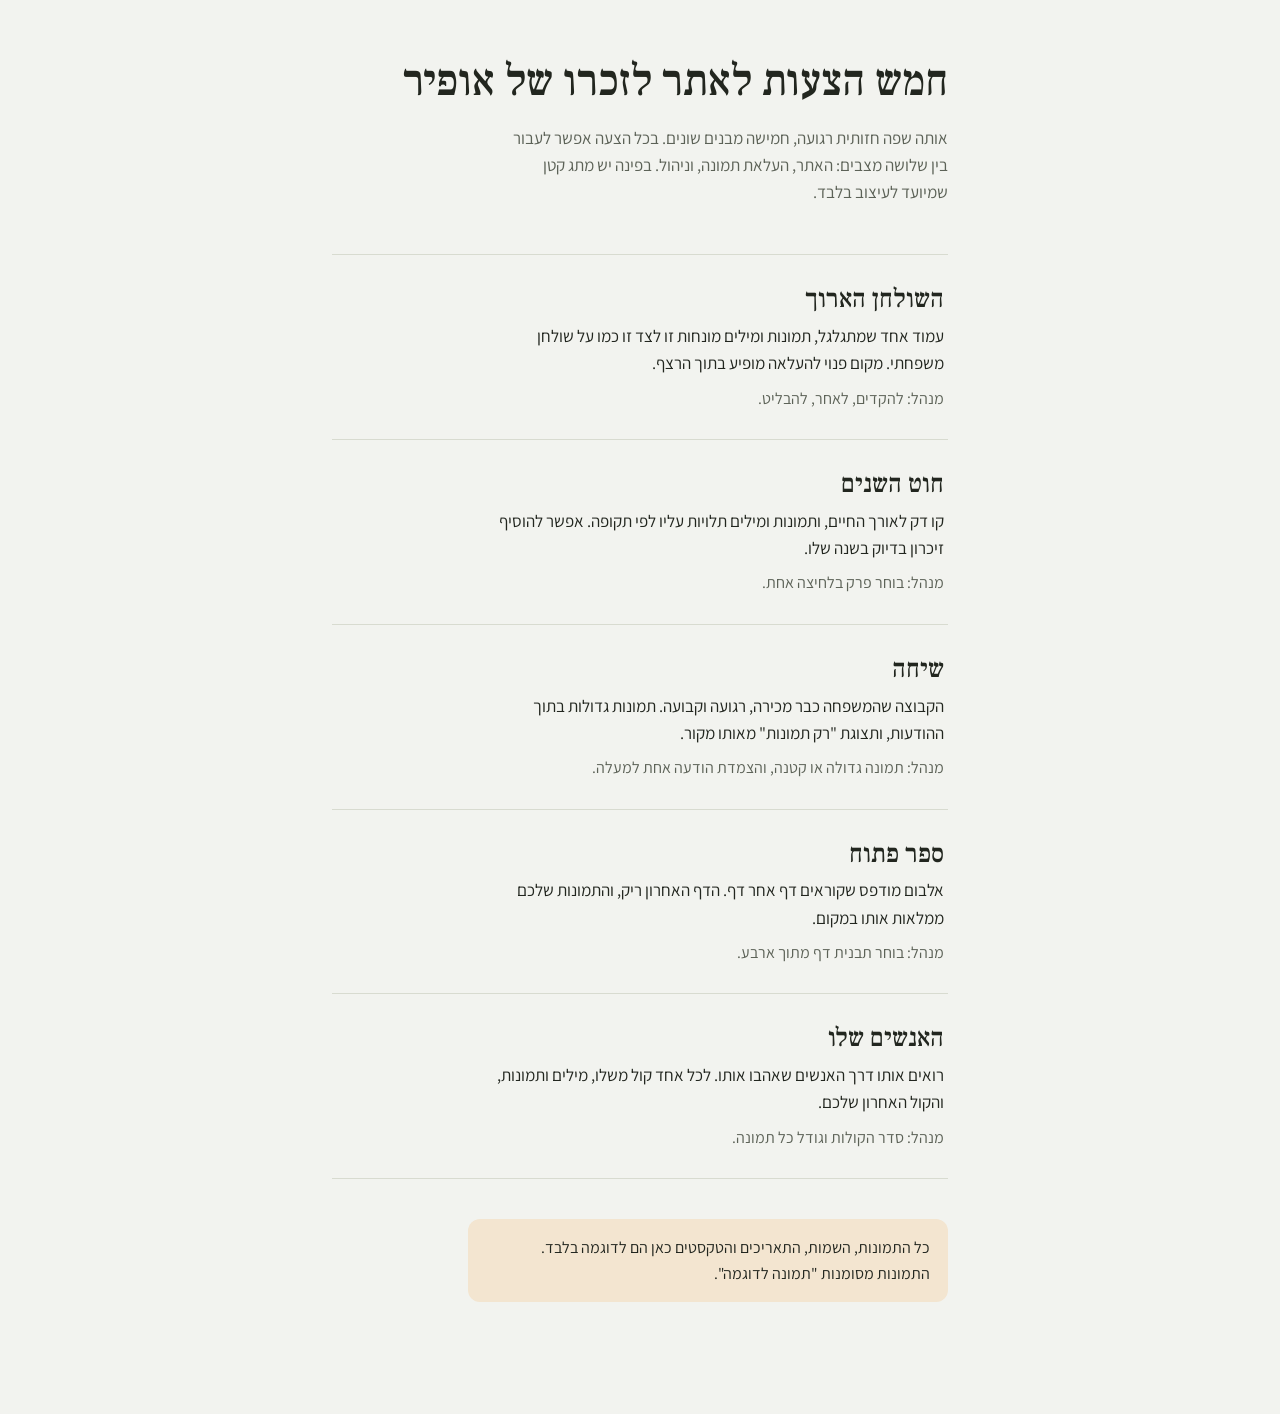
<file: index.html>
<!doctype html>
<html lang="he" dir="rtl">
<head>
<meta charset="utf-8">
<meta name="viewport" content="width=device-width, initial-scale=1">
<meta name="robots" content="noindex">
<title>חמש הצעות עיצוב · אתר הזיכרון לאופיר</title>
<link rel="preconnect" href="https://fonts.googleapis.com">
<link href="https://fonts.googleapis.com/css2?family=Assistant:wght@400;600;700&family=Frank+Ruhl+Libre:wght@400;500;700&display=swap" rel="stylesheet">
<link rel="stylesheet" href="shared/tokens.css">
<style>
  main { max-width: 760px; margin-inline: auto; padding: 56px var(--gutter) 96px; }
  h1 { font: 500 clamp(32px, 6vw, 44px)/1.2 var(--font-serif); margin: 0 0 16px; text-wrap: balance; }
  .lead { color: var(--muted); margin: 0 0 48px; max-width: 56ch; }
  ol { list-style: none; margin: 0; padding: 0; }
  li { border-block-start: 1px solid var(--line); }
  li:last-child { border-block-end: 1px solid var(--line); }
  a.row { display: block; padding: 28px 4px; text-decoration: none; color: inherit; transition: background .4s var(--ease), padding-inline .4s var(--ease); }
  a.row:hover, a.row:focus-visible { background: var(--olive-soft); padding-inline: 16px; }
  .t { font: 500 26px/1.3 var(--font-serif); margin: 0 0 6px; }
  .d { margin: 0; max-width: 58ch; }
  .a { margin: 8px 0 0; color: var(--muted); font-size: 16px; }
  .note { margin-block-start: 40px; padding: 16px 18px; background: var(--amber-soft); border-radius: 12px; font-size: 16px; max-width: 60ch; }
</style>
</head>
<body>
<main>
  <h1>חמש הצעות לאתר לזכרו של אופיר</h1>
  <p class="lead">אותה שפה חזותית רגועה, חמישה מבנים שונים. בכל הצעה אפשר לעבור בין שלושה מצבים: האתר, העלאת תמונה, וניהול. בפינה יש מתג קטן שמיועד לעיצוב בלבד.</p>
  <ol>
    <li><a class="row" href="01-long-table.html"><p class="t">השולחן הארוך</p><p class="d">עמוד אחד שמתגלגל, תמונות ומילים מונחות זו לצד זו כמו על שולחן משפחתי. מקום פנוי להעלאה מופיע בתוך הרצף.</p><p class="a">מנהל: להקדים, לאחר, להבליט.</p></a></li>
    <li><a class="row" href="03-thread-of-years.html"><p class="t">חוט השנים</p><p class="d">קו דק לאורך החיים, ותמונות ומילים תלויות עליו לפי תקופה. אפשר להוסיף זיכרון בדיוק בשנה שלו.</p><p class="a">מנהל: בוחר פרק בלחיצה אחת.</p></a></li>
    <li><a class="row" href="04-the-conversation.html"><p class="t">שיחה</p><p class="d">הקבוצה שהמשפחה כבר מכירה, רגועה וקבועה. תמונות גדולות בתוך ההודעות, ותצוגת "רק תמונות" מאותו מקור.</p><p class="a">מנהל: תמונה גדולה או קטנה, והצמדת הודעה אחת למעלה.</p></a></li>
    <li><a class="row" href="05-open-book.html"><p class="t">ספר פתוח</p><p class="d">אלבום מודפס שקוראים דף אחר דף. הדף האחרון ריק, והתמונות שלכם ממלאות אותו במקום.</p><p class="a">מנהל: בוחר תבנית דף מתוך ארבע.</p></a></li>
    <li><a class="row" href="06-his-people.html"><p class="t">האנשים שלו</p><p class="d">רואים אותו דרך האנשים שאהבו אותו. לכל אחד קול משלו, מילים ותמונות, והקול האחרון שלכם.</p><p class="a">מנהל: סדר הקולות וגודל כל תמונה.</p></a></li>
  </ol>
  <p class="note">כל התמונות, השמות, התאריכים והטקסטים כאן הם לדוגמה בלבד. התמונות מסומנות "תמונה לדוגמה".</p>
</main>
</body>
</html>
</file>
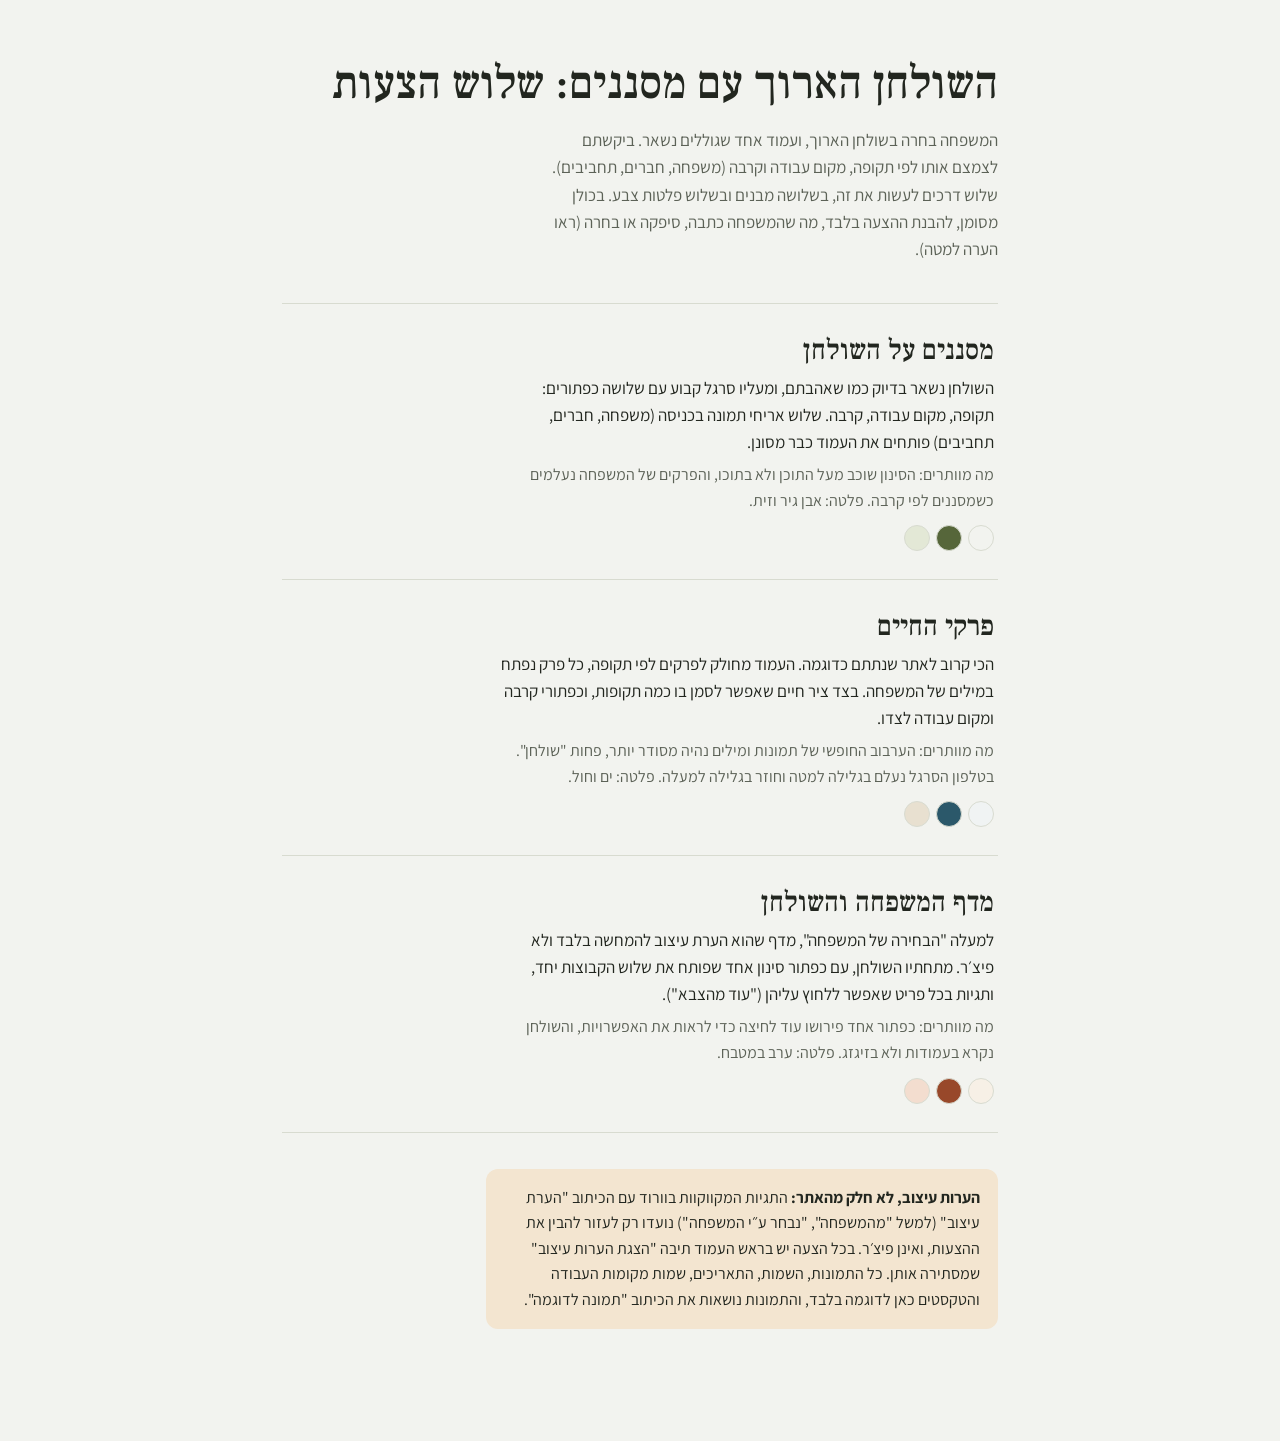
<file: long-table-filters/index.html>
<!doctype html>
<html lang="he" dir="rtl">
<head>
<meta charset="utf-8">
<meta name="viewport" content="width=device-width, initial-scale=1">
<meta name="color-scheme" content="light dark">
<meta name="robots" content="noindex">
<title>השולחן הארוך עם מסננים · שלוש הצעות</title>
<link rel="preconnect" href="https://fonts.googleapis.com">
<link href="https://fonts.googleapis.com/css2?family=Assistant:wght@400;600;700&family=Frank+Ruhl+Libre:wght@400;500;700&display=swap" rel="stylesheet">
<link rel="stylesheet" href="../shared/tokens.css">
<style>
main { max-width: 860px; margin-inline: auto; padding: 56px var(--gutter) 96px; }
h1 { font: 500 clamp(32px, 6vw, 46px)/1.2 var(--font-serif); margin: 0 0 16px; text-wrap: balance; }
.lead { color: var(--muted); margin: 0 0 40px; max-width: 58ch; }
ol { list-style: none; margin: 0; padding: 0; }
li { border-block-start: 1px solid var(--line); }
li:last-child { border-block-end: 1px solid var(--line); }
a.row { display: grid; gap: 6px; padding: 28px 4px; text-decoration: none; color: inherit; transition: background .4s var(--ease), padding-inline .4s var(--ease); }
a.row:hover, a.row:focus-visible { background: var(--olive-soft); padding-inline: 16px; }
.t { font: 500 28px/1.3 var(--font-serif); margin: 0; }
.t small { font: 600 15px var(--font-ui); background: var(--olive); color: #fff; padding: 2px 10px; border-radius: 99px; margin-inline-start: 10px; vertical-align: middle; }
.d, .g { margin: 0; max-width: 62ch; }
.g { color: var(--muted); font-size: 16px; }
.sw { display: flex; gap: 6px; margin-block-start: 6px; }
.sw i { inline-size: 26px; block-size: 26px; border-radius: 50%; border: 1px solid var(--line); }
.note { margin-block-start: 36px; padding: 16px 18px; background: var(--amber-soft); border-radius: 12px; font-size: 16px; max-width: 64ch; }
.note b { font-weight: 700; }
@media (prefers-color-scheme: dark) { .t small { color: #161915; } }
</style>
</head>
<body>
<main>
  <h1>השולחן הארוך עם מסננים: שלוש הצעות</h1>
  <p class="lead">המשפחה בחרה בשולחן הארוך, ועמוד אחד שגוללים נשאר. ביקשתם לצמצם אותו לפי תקופה, מקום עבודה וקרבה (משפחה, חברים, תחביבים). שלוש דרכים לעשות את זה, בשלושה מבנים ובשלוש פלטות צבע. בכולן מסומן, להבנת ההצעה בלבד, מה שהמשפחה כתבה, סיפקה או בחרה (ראו הערה למטה).</p>
  <ol>
    <li><a class="row" href="a-filters-on-the-table.html"><p class="t">מסננים על השולחן</p><p class="d">השולחן נשאר בדיוק כמו שאהבתם, ומעליו סרגל קבוע עם שלושה כפתורים: תקופה, מקום עבודה, קרבה. שלוש אריחי תמונה בכניסה (משפחה, חברים, תחביבים) פותחים את העמוד כבר מסונן.</p><p class="g">מה מוותרים: הסינון שוכב מעל התוכן ולא בתוכו, והפרקים של המשפחה נעלמים כשמסננים לפי קרבה. פלטה: אבן גיר וזית.</p><span class="sw" aria-hidden="true"><i style="background:#F2F3EF"></i><i style="background:#56663A"></i><i style="background:#E3E8D6"></i></span></a></li>
    <li><a class="row" href="b-chapters.html"><p class="t">פרקי החיים</p><p class="d">הכי קרוב לאתר שנתתם כדוגמה. העמוד מחולק לפרקים לפי תקופה, כל פרק נפתח במילים של המשפחה. בצד ציר חיים שאפשר לסמן בו כמה תקופות, וכפתורי קרבה ומקום עבודה לצדו.</p><p class="g">מה מוותרים: הערבוב החופשי של תמונות ומילים נהיה מסודר יותר, פחות "שולחן". בטלפון הסרגל נעלם בגלילה למטה וחוזר בגלילה למעלה. פלטה: ים וחול.</p><span class="sw" aria-hidden="true"><i style="background:#F0F3F3"></i><i style="background:#2B586A"></i><i style="background:#E8E0D0"></i></span></a></li>
    <li><a class="row" href="c-shelf-and-feed.html"><p class="t">מדף המשפחה והשולחן</p><p class="d">למעלה "הבחירה של המשפחה", מדף שהוא הערת עיצוב להמחשה בלבד ולא פיצ׳ר. מתחתיו השולחן, עם כפתור סינון אחד שפותח את שלוש הקבוצות יחד, ותגיות בכל פריט שאפשר ללחוץ עליהן ("עוד מהצבא").</p><p class="g">מה מוותרים: כפתור אחד פירושו עוד לחיצה כדי לראות את האפשרויות, והשולחן נקרא בעמודות ולא בזיגזג. פלטה: ערב במטבח.</p><span class="sw" aria-hidden="true"><i style="background:#F7F0E6"></i><i style="background:#98482A"></i><i style="background:#F3DDCF"></i></span></a></li>
  </ol>
  <p class="note"><b>הערות עיצוב, לא חלק מהאתר:</b> התגיות המקווקוות בוורוד עם הכיתוב "הערת עיצוב" (למשל "מהמשפחה", "נבחר ע״י המשפחה") נועדו רק לעזור להבין את ההצעות, ואינן פיצ׳ר. בכל הצעה יש בראש העמוד תיבה "הצגת הערות עיצוב" שמסתירה אותן. כל התמונות, השמות, התאריכים, שמות מקומות העבודה והטקסטים כאן לדוגמה בלבד, והתמונות נושאות את הכיתוב "תמונה לדוגמה".</p>
</main>
</body>
</html>
</file>
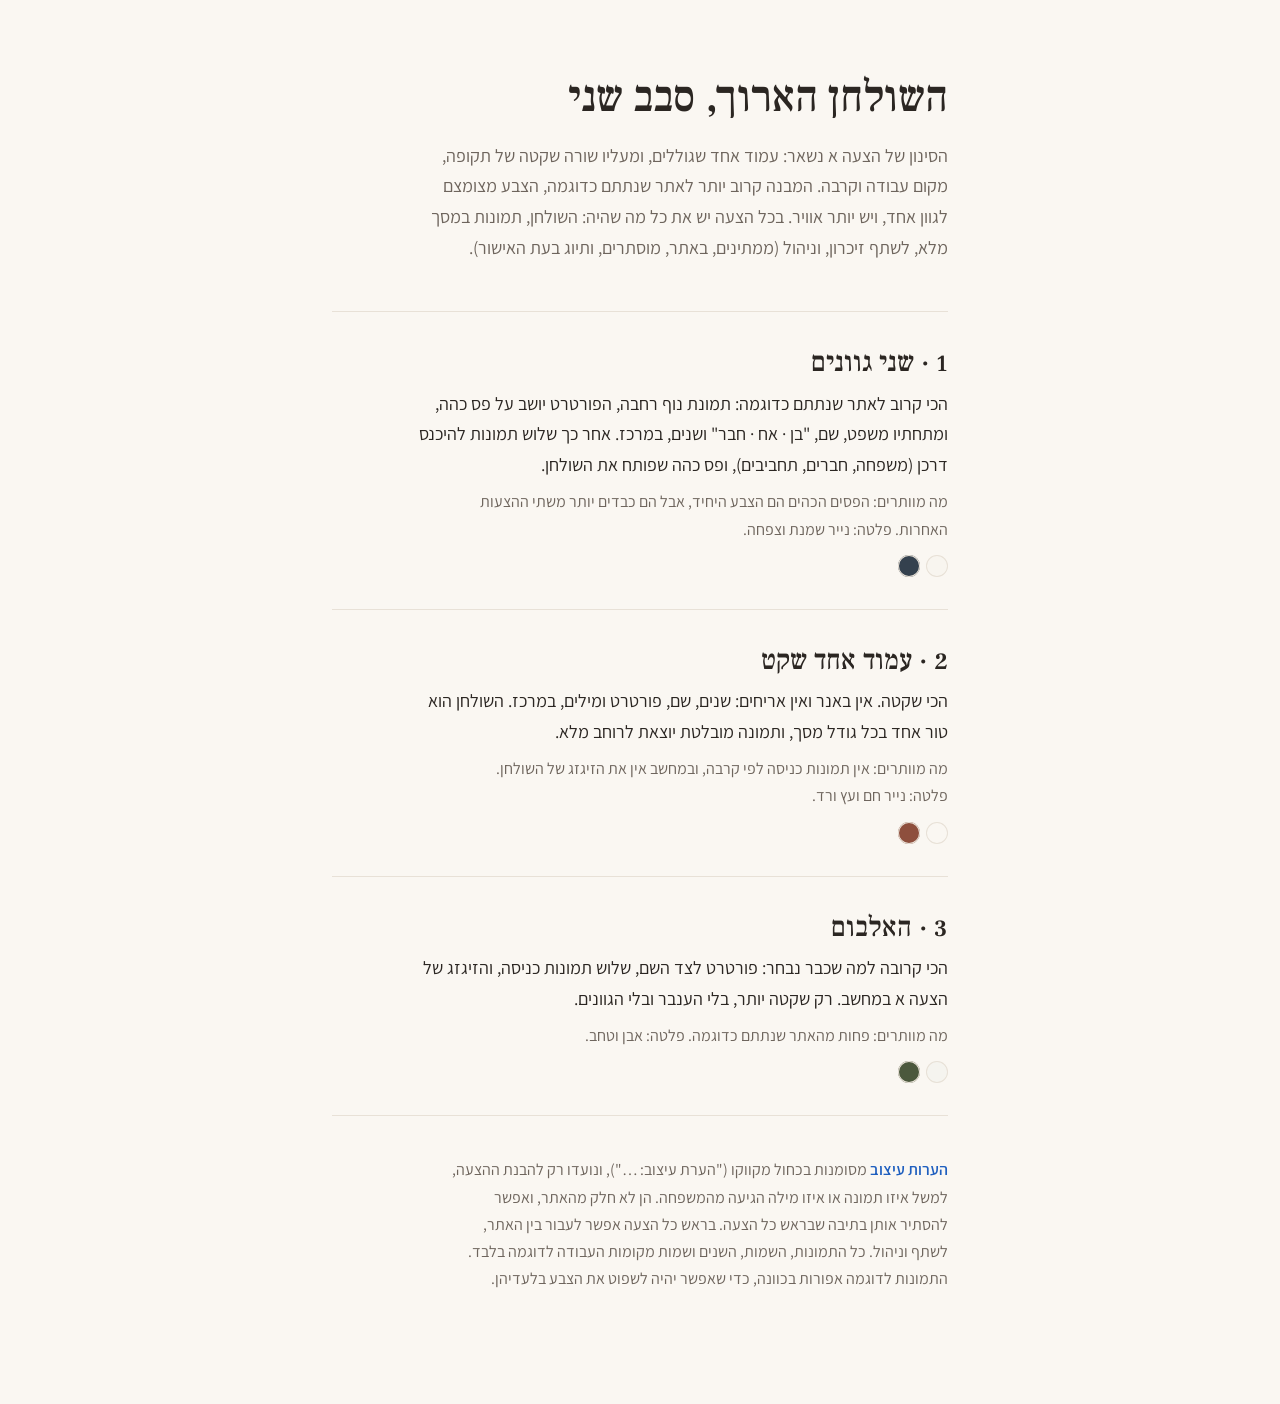
<file: long-table-v2/index.html>
<!doctype html>
<html lang="he" dir="rtl">
<head>
<meta charset="utf-8">
<meta name="viewport" content="width=device-width, initial-scale=1">
<meta name="color-scheme" content="light dark">
<meta name="robots" content="noindex">
<title>השולחן הארוך · סבב שני</title>
<link rel="preconnect" href="https://fonts.googleapis.com">
<link href="https://fonts.googleapis.com/css2?family=Assistant:wght@400;600;700&family=Frank+Ruhl+Libre:wght@400;500;700&display=swap" rel="stylesheet">
<link rel="stylesheet" href="../shared/tokens.css">
<link rel="stylesheet" href="table.css">
<style>
:root { --bg: #FAF7F2; --surface: #FFFDFA; --ink: #2B2622; --muted: #6E655D; --line: #E8E1D7; --accent: #8E4F3D; --accent-soft: #F3E8E1; --on-accent: #fff; }
@media (prefers-color-scheme: dark) { :root:not([data-theme="light"]) { --bg: #191614; --surface: #221E1B; --ink: #EEE8E0; --muted: #A89E94; --line: #3A332E; --accent: #E0A48F; --accent-soft: #33261F; --on-accent: #191614; } }
main { max-inline-size: 760px; margin-inline: auto; padding: 72px var(--gutter) 96px; }
h1 { margin: 0 0 16px; font: 500 clamp(2rem, 7vw, 2.75rem)/1.2 var(--font-serif); text-wrap: balance; }
.lead { margin: 0 0 48px; color: var(--muted); max-inline-size: 58ch; }
ol { list-style: none; margin: 0; padding: 0; }
li { border-block-start: 1px solid var(--line); }
li:last-child { border-block-end: 1px solid var(--line); }
a.row { display: grid; gap: 8px; padding: 32px 0; color: inherit; text-decoration: none; }
a.row:hover .t, a.row:focus-visible .t { color: var(--accent); text-decoration: underline; text-underline-offset: 6px; text-decoration-thickness: 1px; }
.t { margin: 0; font: 500 1.75rem/1.3 var(--font-serif); }
.d, .g { margin: 0; max-inline-size: 60ch; }
.g { color: var(--muted); font-size: 1rem; }
.sw { display: flex; gap: 6px; margin-block-start: 4px; }
.sw i { inline-size: 22px; block-size: 22px; border-radius: 50%; box-shadow: inset 0 0 0 1px var(--line); }
.note { margin-block-start: 40px; color: var(--muted); font-size: 1rem; max-inline-size: 62ch; }
.note b { color: var(--anno); font-weight: 600; }
</style>
</head>
<body>
<main>
  <h1>השולחן הארוך, סבב שני</h1>
  <p class="lead">הסינון של הצעה א נשאר: עמוד אחד שגוללים, ומעליו שורה שקטה של תקופה, מקום עבודה וקרבה. המבנה קרוב יותר לאתר שנתתם כדוגמה, הצבע מצומצם לגוון אחד, ויש יותר אוויר. בכל הצעה יש את כל מה שהיה: השולחן, תמונות במסך מלא, לשתף זיכרון, וניהול (ממתינים, באתר, מוסתרים, ותיוג בעת האישור).</p>
  <ol>
    <li><a class="row" href="1-two-tones.html"><p class="t">1 · שני גוונים</p><p class="d">הכי קרוב לאתר שנתתם כדוגמה: תמונת נוף רחבה, הפורטרט יושב על פס כהה, ומתחתיו משפט, שם, "בן · אח · חבר" ושנים, במרכז. אחר כך שלוש תמונות להיכנס דרכן (משפחה, חברים, תחביבים), ופס כהה שפותח את השולחן.</p><p class="g">מה מוותרים: הפסים הכהים הם הצבע היחיד, אבל הם כבדים יותר משתי ההצעות האחרות. פלטה: נייר שמנת וצפחה.</p><span class="sw" aria-hidden="true"><i style="background:#F8F5EF"></i><i style="background:#34414E"></i></span></a></li>
    <li><a class="row" href="2-one-column.html"><p class="t">2 · עמוד אחד שקט</p><p class="d">הכי שקטה. אין באנר ואין אריחים: שנים, שם, פורטרט ומילים, במרכז. השולחן הוא טור אחד בכל גודל מסך, ותמונה מובלטת יוצאת לרוחב מלא.</p><p class="g">מה מוותרים: אין תמונות כניסה לפי קרבה, ובמחשב אין את הזיגזג של השולחן. פלטה: נייר חם ועץ ורד.</p><span class="sw" aria-hidden="true"><i style="background:#FAF7F2"></i><i style="background:#8E4F3D"></i></span></a></li>
    <li><a class="row" href="3-album.html"><p class="t">3 · האלבום</p><p class="d">הכי קרובה למה שכבר נבחר: פורטרט לצד השם, שלוש תמונות כניסה, והזיגזג של הצעה א במחשב. רק שקטה יותר, בלי הענבר ובלי הגוונים.</p><p class="g">מה מוותרים: פחות מהאתר שנתתם כדוגמה. פלטה: אבן וטחב.</p><span class="sw" aria-hidden="true"><i style="background:#F5F4EF"></i><i style="background:#4B583D"></i></span></a></li>
  </ol>
  <p class="note"><b>הערות עיצוב</b> מסומנות בכחול מקווקו ("הערת עיצוב: …"), ונועדו רק להבנת ההצעה, למשל איזו תמונה או איזו מילה הגיעה מהמשפחה. הן לא חלק מהאתר, ואפשר להסתיר אותן בתיבה שבראש כל הצעה. בראש כל הצעה אפשר לעבור בין האתר, לשתף וניהול. כל התמונות, השמות, השנים ושמות מקומות העבודה לדוגמה בלבד. התמונות לדוגמה אפורות בכוונה, כדי שאפשר יהיה לשפוט את הצבע בלעדיהן.</p>
</main>
</body>
</html>
</file>
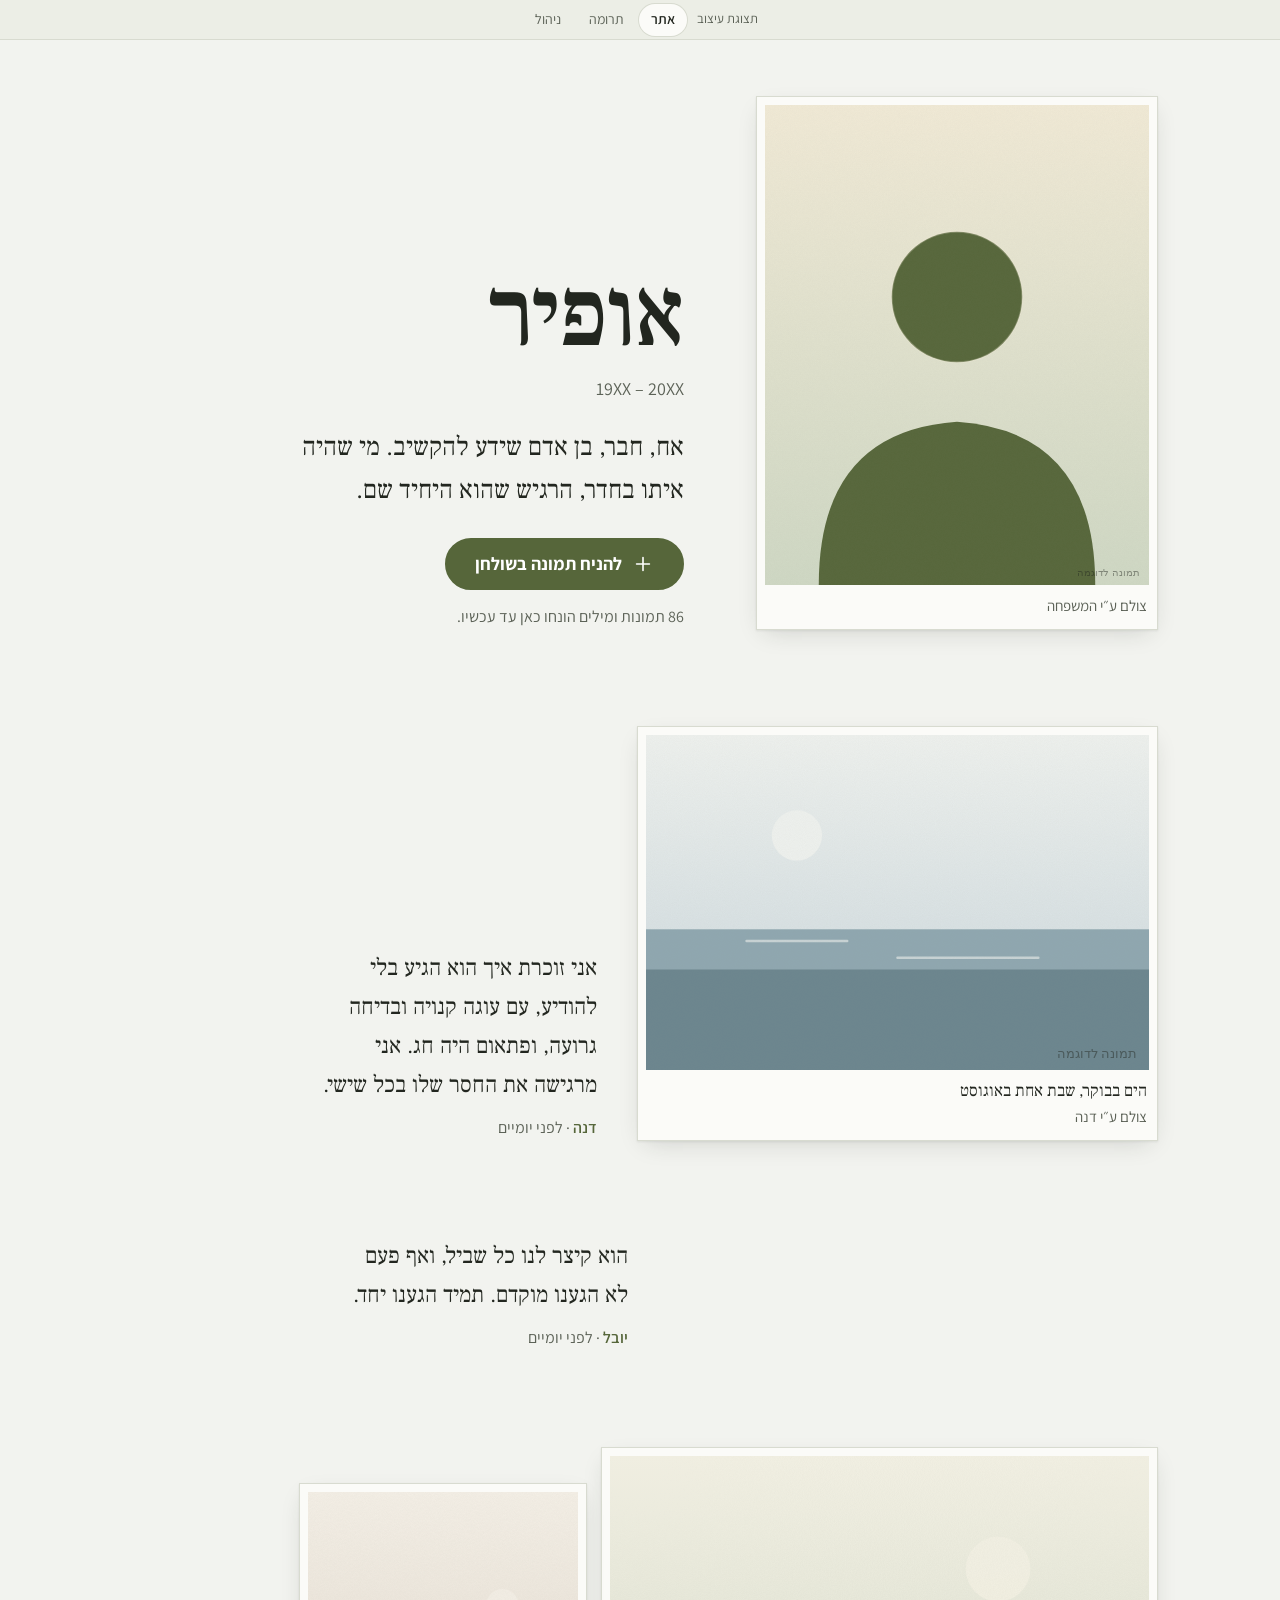
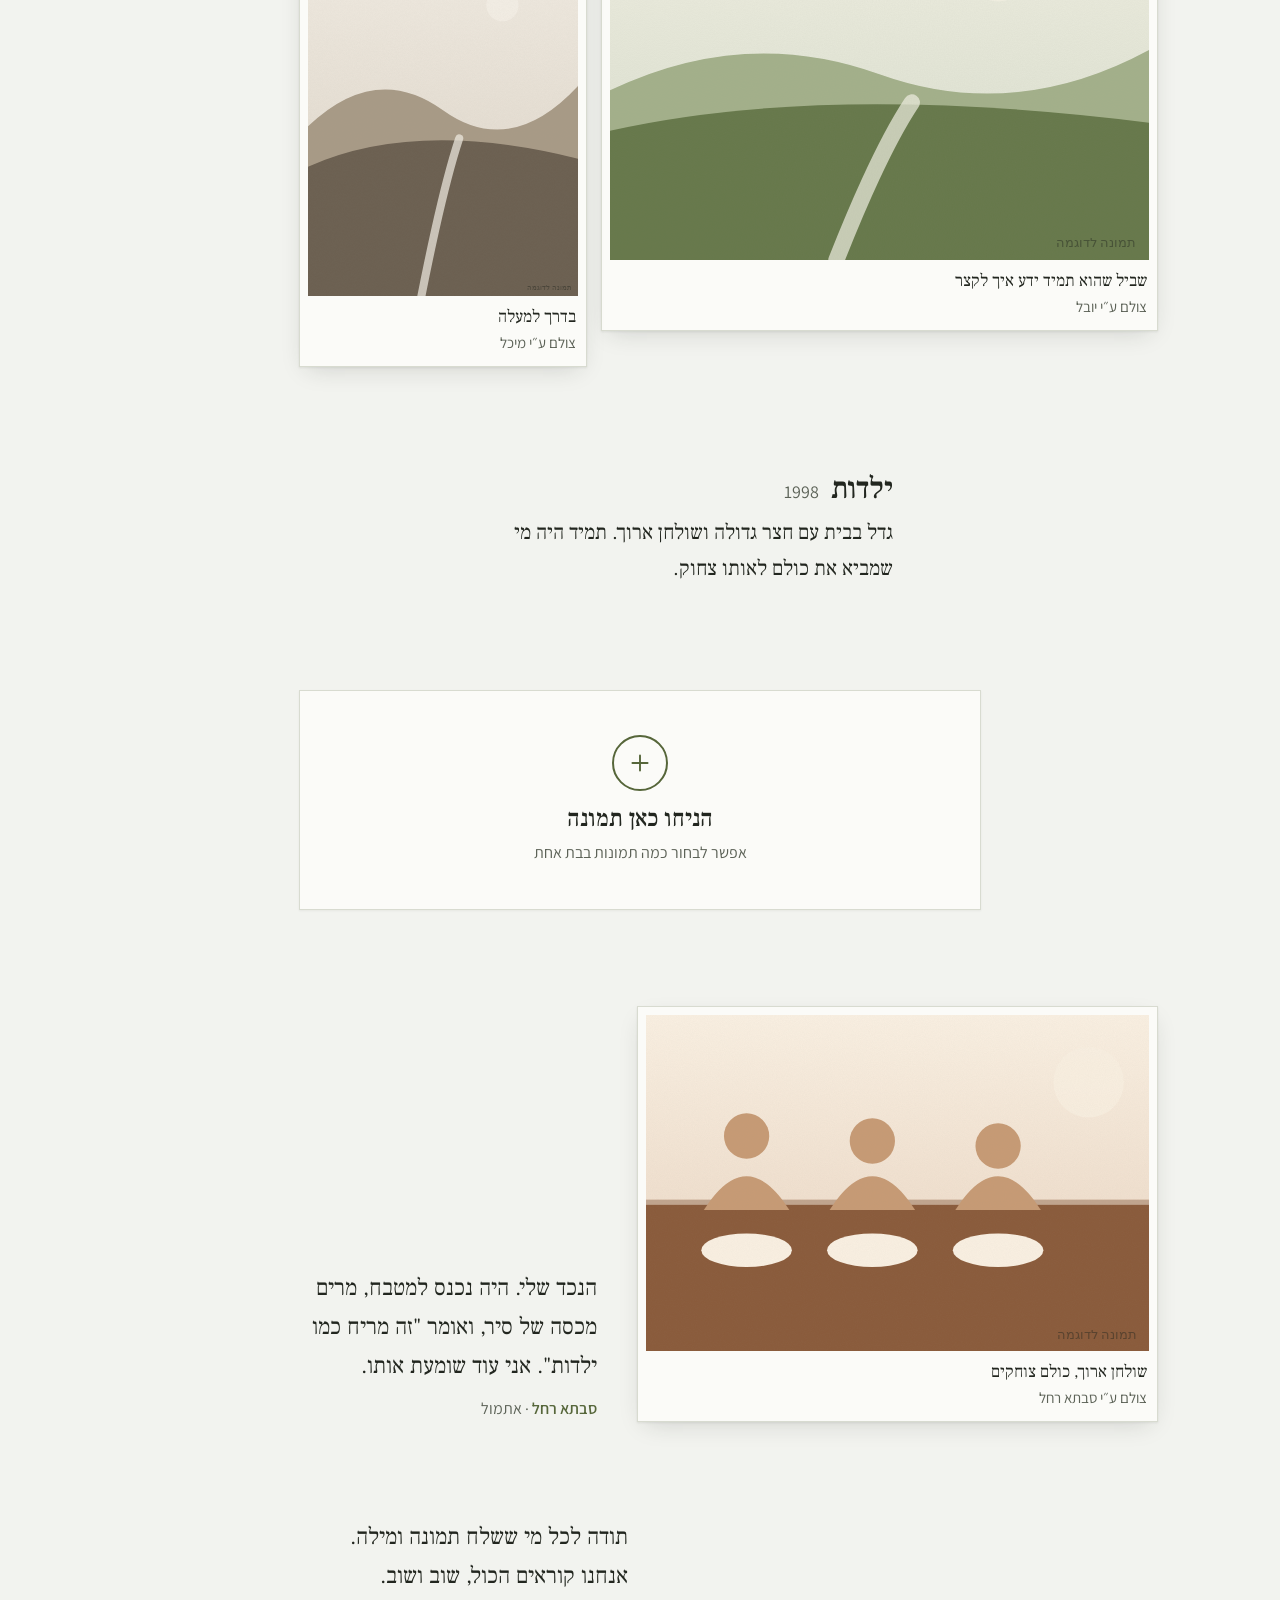
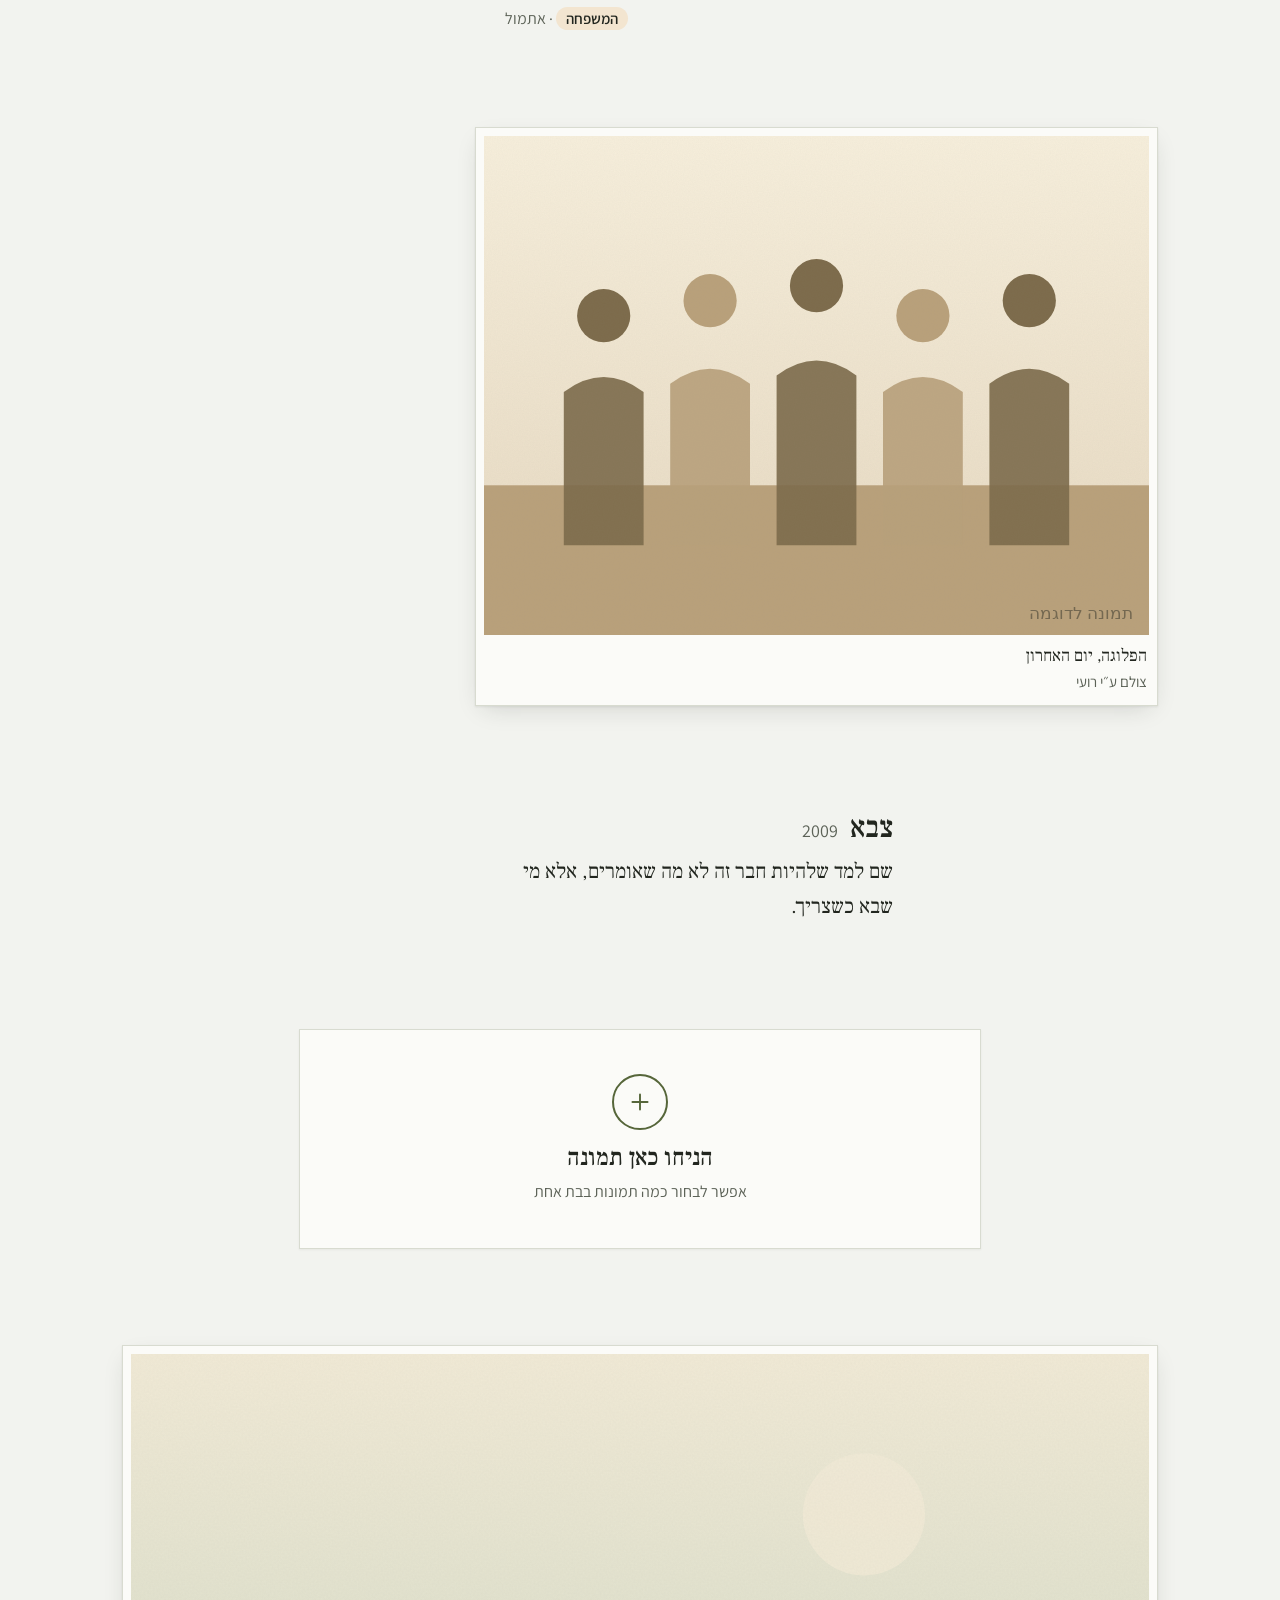
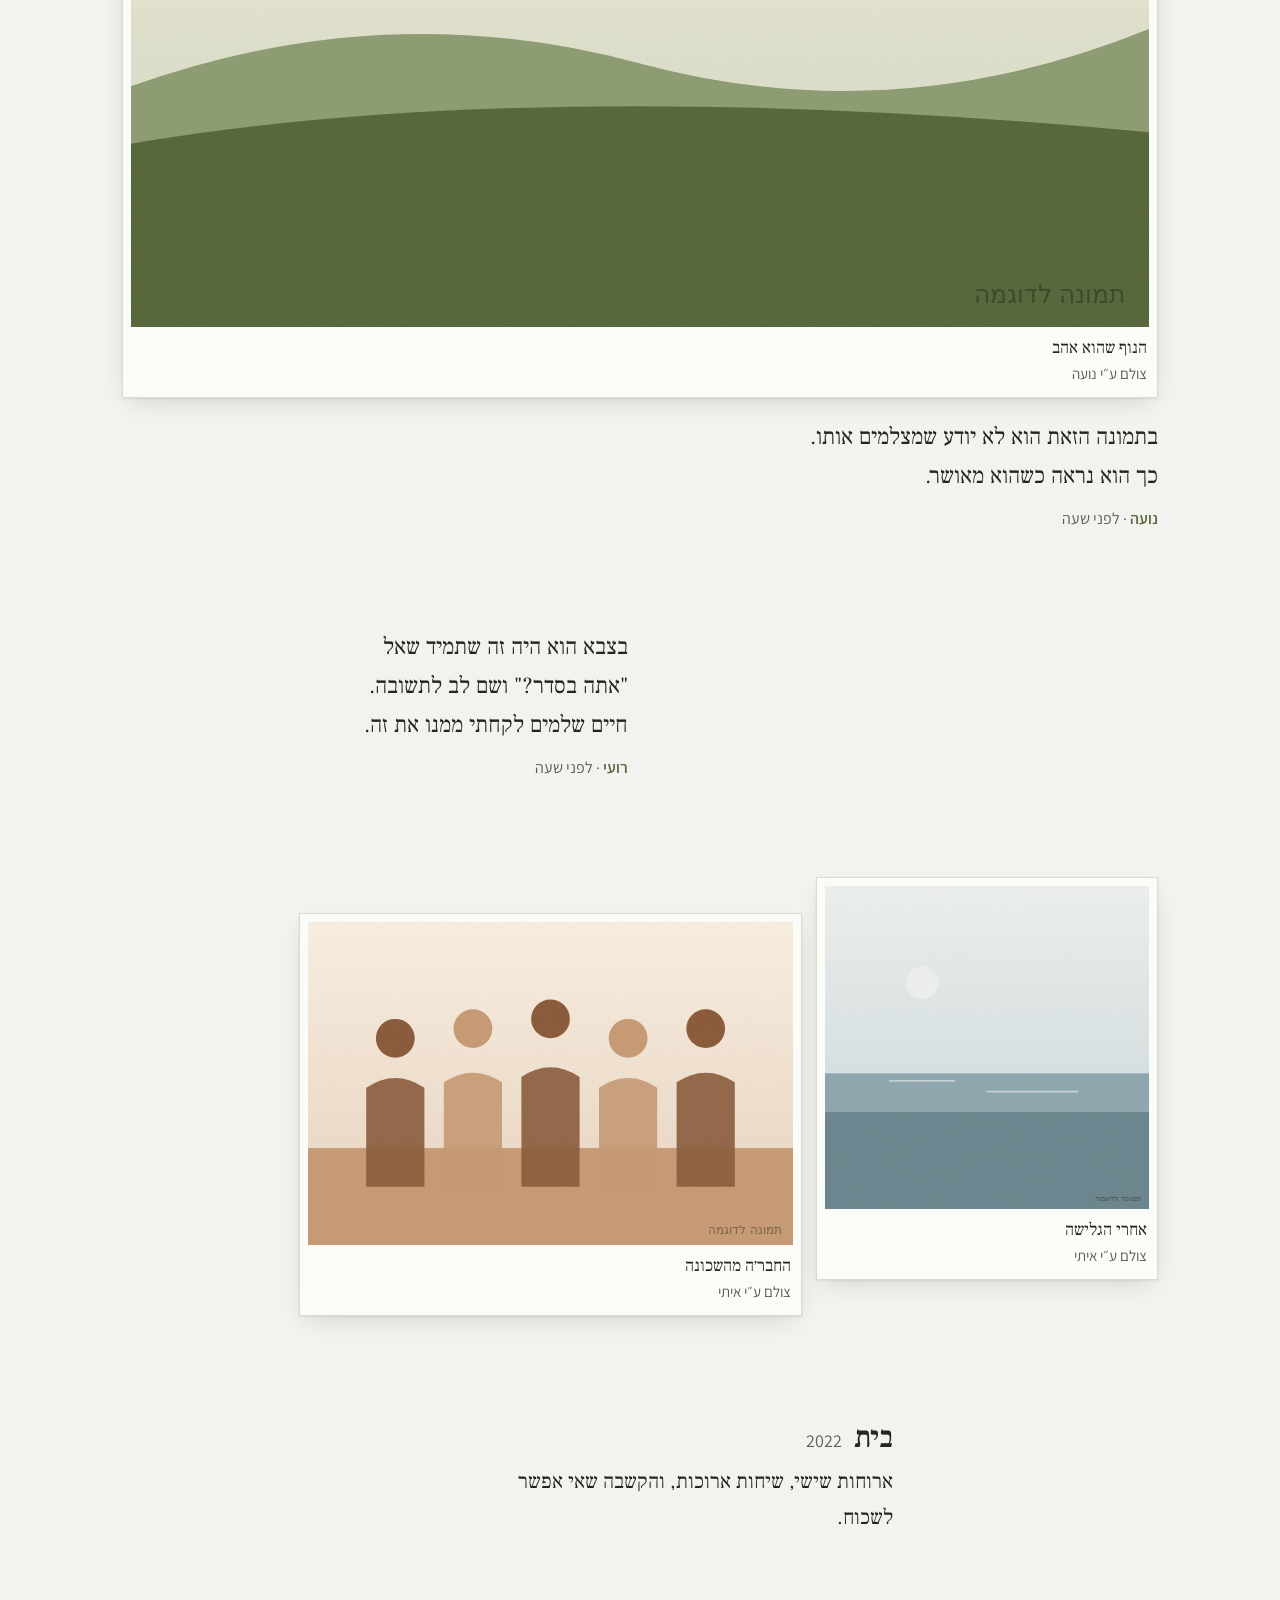
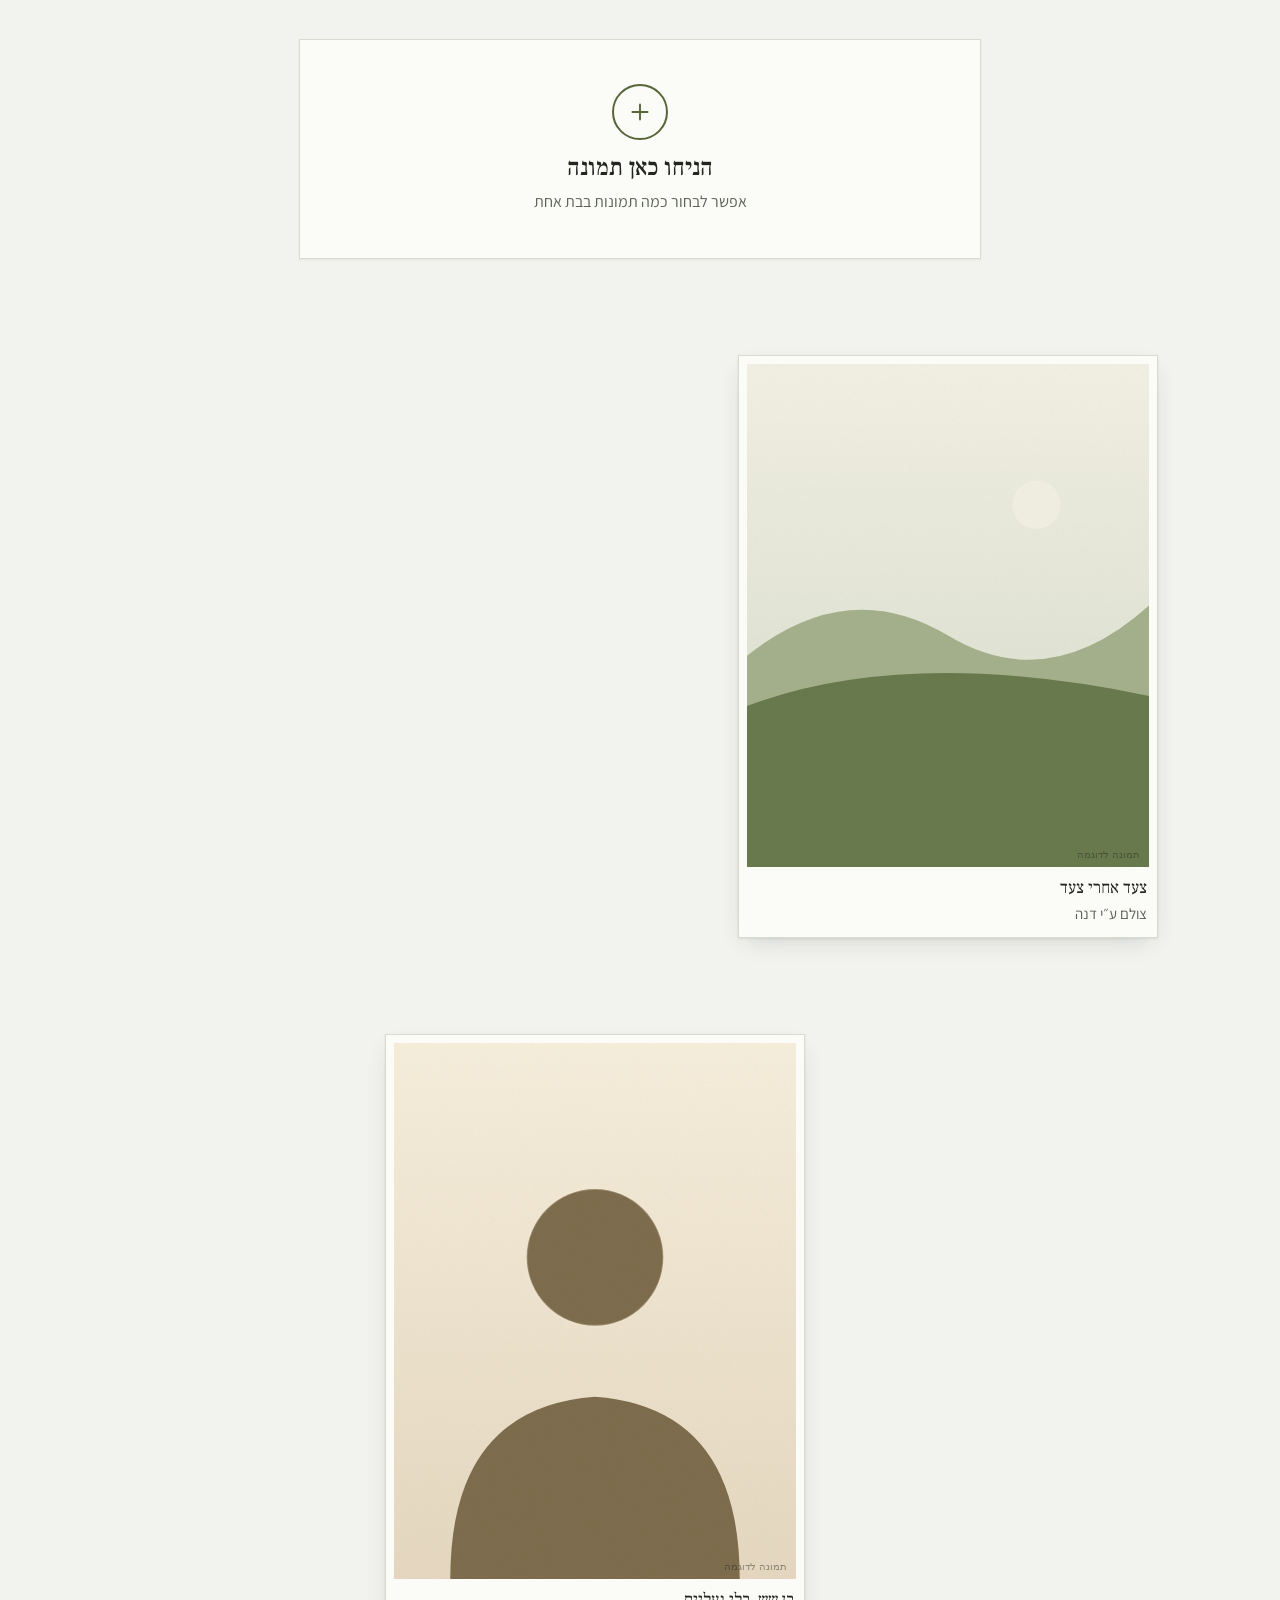
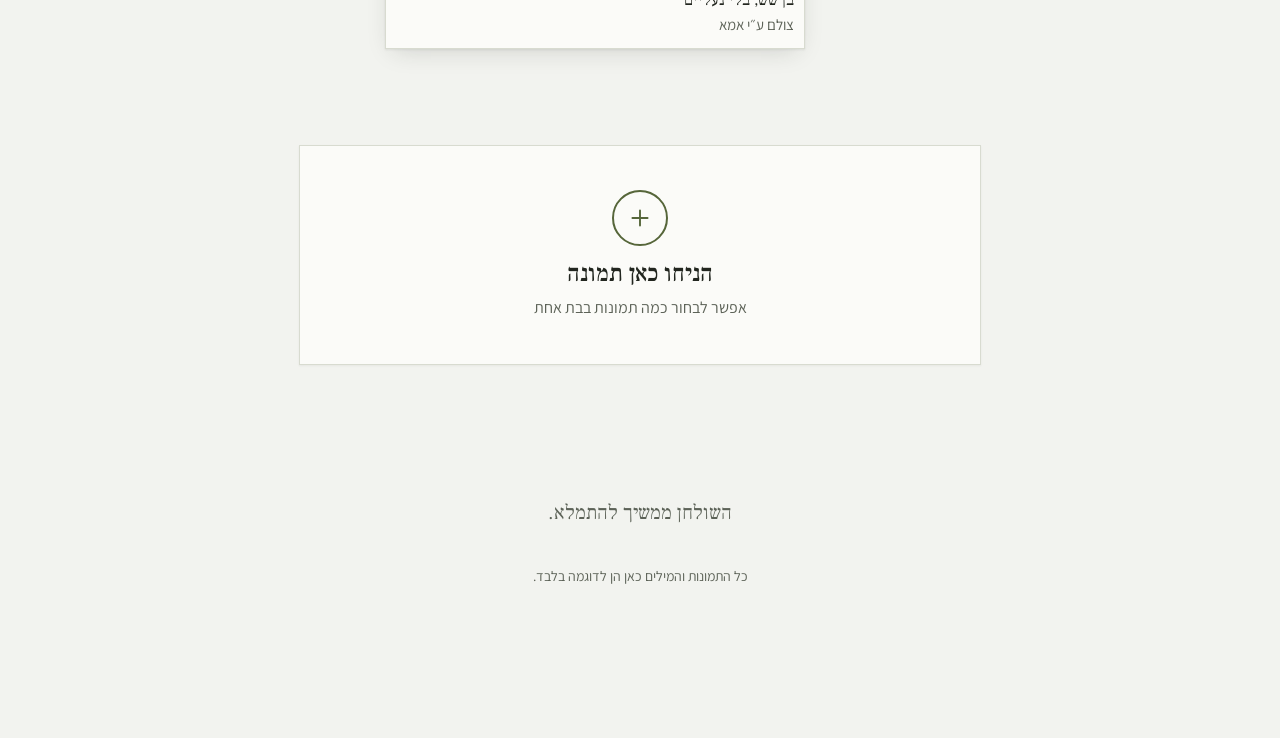
<file: 01-long-table.html>
<!doctype html>
<html lang="he" dir="rtl">
<head>
<meta charset="utf-8">
<meta name="viewport" content="width=device-width, initial-scale=1">
<title>אופיר · השולחן הארוך</title>
<link rel="preconnect" href="https://fonts.googleapis.com">
<link rel="preconnect" href="https://fonts.gstatic.com" crossorigin>
<link href="https://fonts.googleapis.com/css2?family=Assistant:wght@400;600;700&family=Frank+Ruhl+Libre:wght@400;500;700&display=swap" rel="stylesheet">
<link rel="stylesheet" href="shared/tokens.css">
<style>
:root { --on-olive: #fff; --bar-h: 40px; }
@media (prefers-color-scheme: dark) { :root:not([data-theme="light"]) { --on-olive: #161915; } }
html { scroll-behavior: smooth; scroll-padding-top: 72px; }
body { padding-block-start: var(--bar-h); padding-block-end: 112px; overflow-x: hidden; }
[hidden] { display: none !important; }
.vh { position: absolute; inline-size: 1px; block-size: 1px; overflow: hidden; clip-path: inset(50%); opacity: 0; }
svg.ic { inline-size: 22px; block-size: 22px; flex: none; fill: none; stroke: currentColor; stroke-width: 1.75; stroke-linecap: round; stroke-linejoin: round; }

/* ---- design-view switch: quiet, not part of the product ---- */
.modebar { position: fixed; inset-block-start: 0; inset-inline: 0; z-index: 50; block-size: var(--bar-h); display: flex; align-items: center; justify-content: center; gap: 4px; background: var(--chat-bg); border-block-end: 1px solid var(--line); font-size: 13px; color: var(--muted); padding-inline: 8px; }
.modebar span { margin-inline-end: 6px; }
.modebar button { border: 0; background: transparent; min-block-size: 32px; padding-inline: 12px; border-radius: 999px; font-size: 14px; color: var(--muted); }
.modebar button[aria-pressed="true"] { background: var(--surface); color: var(--ink); font-weight: 600; box-shadow: 0 0 0 1px var(--line); }

/* ---- buttons ---- */
.pill { display: inline-flex; align-items: center; justify-content: center; gap: 10px; min-block-size: 52px; padding-inline: 28px; border-radius: 999px; border: 2px solid var(--olive); background: var(--olive); color: var(--on-olive); font-weight: 700; font-size: 18px; transition: background .3s var(--ease), transform .3s var(--ease); }
.pill:hover { transform: translateY(-1px); }
.pill.quiet { background: transparent; color: var(--ink); }
.textbtn { border: 0; background: transparent; min-block-size: 48px; padding-inline: 14px; color: var(--olive); font-weight: 600; font-size: 17px; text-decoration: underline; text-underline-offset: 4px; }

/* ---- hero ---- */
.wrap { max-inline-size: 1180px; margin-inline: auto; padding-inline: var(--gutter); }
.hero { padding-block: 28px 56px; display: grid; gap: 28px; }
.hero .print { max-inline-size: 330px; }
.hero h1 { font: 500 clamp(56px, 17vw, 96px)/1 var(--font-serif); margin: 0 0 12px; letter-spacing: -.01em; }
.hero .dates { color: var(--muted); font-size: 18px; }
.hero .bio { font: 400 22px/1.65 var(--font-serif); max-inline-size: 28ch; margin: 22px 0 26px; }
.hero .count { color: var(--muted); font-size: 16px; margin: 14px 0 0; }
@media (min-width: 900px) {
  .hero { grid-template-columns: 5fr 7fr; gap: 72px; align-items: end; padding-block: 56px 96px; }
  .hero .print { max-inline-size: 440px; }
  .hero .bio { font-size: 26px; }
}

/* ---- prints ---- */
.print { margin: 0; background: var(--surface); padding: 8px 8px 0; border: 1px solid var(--line); box-shadow: var(--shadow-print); }
.print img { inline-size: 100%; block-size: auto; }
.print figcaption { padding: 9px 2px 11px; display: grid; gap: 1px; }
.print .cap { font: 400 17px/1.45 var(--font-serif); }
.print .cr { font-size: 15px; color: var(--muted); }

/* ---- the table ---- */
.table { display: grid; grid-template-columns: 1fr; gap: 56px 0; padding-block-end: 40px; }
.entry { min-inline-size: 0; transition: opacity .7s var(--ease), transform .7s var(--ease); }
.entry.pre { opacity: 0; transform: translateY(8px); }
.entry.pre.in { opacity: 1; transform: none; }
.entry .inner { display: grid; gap: 20px; }
.entry.a:not(.pair):not(.wide):not(.chapter) { margin-inline-end: 10%; }
.entry.b:not(.pair):not(.wide):not(.chapter) { margin-inline-start: 10%; }
.entry.portrait:not(.pair) .print { max-inline-size: 86%; }
.entry.b.portrait:not(.pair) .print { margin-inline-start: auto; }
.pairrow { display: flex; gap: 14px; align-items: flex-start; }
.pairrow .print { flex: var(--r) 1 0; min-inline-size: 0; }
.pairrow .print:nth-child(2) { margin-block-start: 36px; }
.words-wrap { max-inline-size: 36ch; }
.words-wrap blockquote { margin: 0; font: 400 21px/1.7 var(--font-serif); }
.by { margin: 10px 0 0; font-size: 16px; color: var(--muted); }
.by b { color: var(--olive); font-weight: 600; }
.fam { background: var(--amber-soft); color: var(--ink); padding: 2px 10px; border-radius: 999px; font-weight: 600; font-size: 15px; }
.chapter { padding-block: 8px; }
.chapter h3 { margin: 0 0 8px; font: 500 30px/1.2 var(--font-serif); }
.chapter h3 span { font: 400 18px var(--font-ui); color: var(--muted); margin-inline-start: 12px; }
.chapter p { margin: 0; font: 400 21px/1.7 var(--font-serif); max-inline-size: 34ch; }

.entry.pending .print { border: 2px dashed var(--muted); background: transparent; box-shadow: none; }
.entry.pending .words-wrap { border: 2px dashed var(--muted); border-radius: 12px; padding: 16px 18px; }
.waitnote { display: inline-flex; align-items: center; gap: 10px; margin: 14px 0 0; background: var(--amber-soft); color: var(--ink); padding: 10px 16px; border-radius: 12px; font-size: 16px; line-height: 1.45; }
.waitnote svg { color: var(--amber); }

/* ---- the place (slot) and composer: same space as the stream ---- */
.slotwrap { min-inline-size: 0; }
.slot { inline-size: 100%; min-block-size: 190px; display: grid; place-content: center; justify-items: center; gap: 6px; text-align: center; background: var(--surface); border: 1px solid var(--line); box-shadow: 0 1px 2px rgba(34,38,31,.06); padding: 24px; color: var(--ink); transition: box-shadow .5s var(--ease), background .5s var(--ease); }
.slot:hover { box-shadow: var(--shadow-print); }
.slot .plus { inline-size: 56px; block-size: 56px; border-radius: 999px; border: 2px solid var(--olive); color: var(--olive); display: grid; place-items: center; margin-block-end: 6px; }
.slot .plus svg { inline-size: 26px; block-size: 26px; }
.slot strong { font: 500 24px var(--font-serif); }
.slot small { font-size: 16px; color: var(--muted); }
.slotwrap.open .slot { display: none; }
.composer { background: var(--surface); border: 1px solid var(--line); box-shadow: var(--shadow-print); padding: 22px 18px 24px; }
.composer h2 { margin: 0 0 14px; font: 500 26px/1.25 var(--font-serif); }
.c-prev { display: flex; flex-wrap: wrap; gap: 14px; margin-block-end: 14px; align-items: flex-end; }
.c-prev:empty { display: none; }
.c-prev .pv { display: grid; gap: 4px; justify-items: start; }
.c-prev .pv .print { padding: 5px; }
.c-prev img { block-size: 130px; inline-size: auto; max-inline-size: 100%; }
.c-prev .rm { min-block-size: 48px; border: 0; background: none; color: var(--muted); text-decoration: underline; text-underline-offset: 3px; font-size: 16px; padding-inline: 6px; }
.pickbtn { display: grid; place-items: center; align-content: center; gap: 8px; min-block-size: 170px; border: 2px dashed var(--olive); border-radius: 12px; background: var(--olive-soft); color: var(--ink); font-size: 20px; font-weight: 700; cursor: pointer; text-align: center; padding: 18px; }
.pickbtn .plus { color: var(--olive); }
.pickbtn .plus svg { inline-size: 34px; block-size: 34px; }
.pickbtn:focus-within, .pickbtn:hover { background: color-mix(in srgb, var(--olive-soft) 70%, var(--olive) 14%); }
.composer:has(input:focus-visible) .pickbtn { outline: 3px solid var(--olive); outline-offset: 3px; }
.composer.has-files .pickbtn { min-block-size: 56px; display: inline-flex; gap: 10px; border-style: solid; border-radius: 999px; padding-inline: 24px; font-size: 18px; }
.composer.has-files .pickbtn .plus svg { inline-size: 22px; block-size: 22px; }
.hint { margin: 8px 0 0; color: var(--muted); font-size: 16px; }
.composer.has-files .hint { display: none; }
.field { margin-block-start: 20px; }
.field label { display: block; font-weight: 600; font-size: 18px; margin-block-end: 6px; }
.field label small { font-weight: 400; color: var(--muted); font-size: 16px; }
.field input, .field textarea { inline-size: 100%; min-block-size: 54px; padding: 12px 14px; font: 400 18px/1.5 var(--font-ui); color: var(--ink); background: var(--bg); border: 1.5px solid var(--muted); border-radius: 10px; }
.field textarea { resize: vertical; min-block-size: 120px; }
.field input[aria-invalid="true"] { border-color: var(--amber); border-width: 2px; }
.err { margin: 8px 0 0; font-size: 16px; color: var(--ink); background: var(--amber-soft); padding: 8px 12px; border-radius: 10px; }
.composer .waitnote { margin-block-start: 20px; }
.c-actions { display: flex; flex-wrap: wrap; align-items: center; gap: 8px 16px; margin-block-start: 22px; }
.c-actions .pill { flex: 1 1 220px; }
.thanks h2 { font-size: 30px; }
.thanks p { margin: 0 0 20px; max-inline-size: 36ch; }
.thanks .row { display: flex; flex-wrap: wrap; gap: 8px 16px; align-items: center; }

.outro { text-align: center; color: var(--muted); padding-block: 48px 8px; font: 400 20px/1.6 var(--font-serif); }
.footnote { text-align: center; color: var(--muted); font-size: 14px; padding-block: 8px 24px; }

.dock { position: fixed; inset-inline: 0; inset-block-end: 16px; display: flex; justify-content: center; z-index: 30; pointer-events: none; }
.dock .pill { pointer-events: auto; box-shadow: 0 8px 24px -6px rgba(34,38,31,.35); }
@media (min-width: 900px) { .dock { display: none; } }

@media (min-width: 900px) {
  .table { grid-template-columns: repeat(12, 1fr); column-gap: 24px; row-gap: 96px; padding-block-end: 64px; }
  .entry { grid-column: 1 / -1; }
  .entry.a:not(.pair):not(.wide):not(.chapter), .entry.b:not(.pair):not(.wide):not(.chapter) { margin-inline: 0; }
  .entry.prints.a { grid-column: 1 / span 8; }
  .entry.prints.b { grid-column: 5 / span 8; }
  .entry.prints.has-text.a { grid-column: 1 / span 11; }
  .entry.prints.has-text.b { grid-column: 2 / span 11; }
  .entry.has-text:not(.wide) .inner { grid-template-columns: 1.35fr 1fr; align-items: end; gap: 40px; }
  .entry.has-text.b:not(.wide) .inner { direction: rtl; }
  .entry.has-text.b:not(.wide) .inner > .print { order: 2; }
  .entry.pair.a { grid-column: 1 / span 10; }
  .entry.pair.b { grid-column: 3 / span 10; }
  .entry.words.a { grid-column: 2 / span 5; }
  .entry.words.b { grid-column: 7 / span 5; }
  .entry.chapter { grid-column: 4 / span 6; }
  .entry.wide, .entry.prints.has-text.wide { grid-column: 1 / -1; }
  .entry.wide .inner { grid-template-columns: 1fr; }
  .entry.wide .words-wrap { max-inline-size: 44ch; }
  .entry.portrait:not(.pair):not(.has-text) .print { max-inline-size: 420px; }
  .entry.b.portrait:not(.pair) .print { margin-inline-start: 0; }
  .entry.portrait.has-text .print { max-inline-size: 100%; }
  .slotwrap { grid-column: 3 / span 8; }
  .slot { min-block-size: 220px; }
  .composer { padding: 32px 36px 36px; }
  .composer h2 { font-size: 30px; }
  .words-wrap blockquote { font-size: 23px; }
}

/* ---- admin ---- */
#admin { padding-block: 32px 40px; }
#admin h1 { font: 500 38px/1.2 var(--font-serif); margin: 0 0 8px; }
#admin .lead { font-size: 19px; color: var(--muted); margin: 0 0 32px; max-inline-size: 40ch; }
#admin h2 { font: 500 28px/1.25 var(--font-serif); margin: 0 0 6px; }
.a-grid { display: grid; gap: 48px; }
@media (min-width: 960px) { .a-grid { grid-template-columns: minmax(0, 1fr) minmax(0, 1fr); gap: 72px; align-items: start; } .a-queue { position: sticky; inset-block-start: 64px; } .a-live-list { max-block-size: calc(100vh - 220px); overflow: auto; padding-inline-end: 8px; } }
.a-sub { font-size: 18px; color: var(--muted); margin: 0 0 18px; }
.qcard { background: var(--surface); border: 1px solid var(--line); border-radius: 12px; padding: 20px; box-shadow: var(--shadow-print); }
.qcard .prints { display: flex; flex-wrap: wrap; gap: 14px; margin-block-end: 18px; }
.qcard .prints .print { flex: 1 1 200px; max-inline-size: 360px; }
.qcard .words { font: 400 22px/1.7 var(--font-serif); margin: 0 0 14px; }
.qcard .who { font-size: 19px; margin: 0 0 22px; }
.qcard .who b { color: var(--olive); }
.big { display: flex; align-items: center; justify-content: center; inline-size: 100%; min-block-size: 68px; border-radius: 999px; font-size: 22px; font-weight: 700; border: 2px solid var(--olive); }
.big.yes { background: var(--olive); color: var(--on-olive); margin-block-end: 14px; }
.big.no { background: transparent; color: var(--ink); }
.empty { background: var(--olive-soft); border-radius: 12px; padding: 28px 22px; font-size: 20px; }
.arow { display: grid; gap: 14px; padding-block: 18px; border-block-end: 1px solid var(--line); transition: background .8s var(--ease); }
.arow.flash { background: var(--olive-soft); }
.arow .what { display: flex; gap: 14px; align-items: flex-start; }
.arow .thumb { flex: none; inline-size: 92px; }
.arow .thumb .print { padding: 4px; }
.arow .thumb .stack { display: grid; gap: 6px; }
.arow .lbl { font-size: 19px; font-weight: 600; margin: 0 0 2px; }
.arow .snip { margin: 0; font-size: 18px; color: var(--muted); display: -webkit-box; -webkit-line-clamp: 2; -webkit-box-orient: vertical; overflow: hidden; }
.arow .btns { display: flex; flex-wrap: wrap; gap: 10px; }
.sm { display: inline-flex; align-items: center; gap: 8px; min-block-size: 52px; padding-inline: 20px; border-radius: 999px; border: 2px solid var(--olive); background: transparent; color: var(--ink); font-size: 19px; font-weight: 600; }
.sm[aria-pressed="true"] { background: var(--olive); color: var(--on-olive); }
.sm:disabled { opacity: .4; cursor: default; }

.toast { position: fixed; inset-inline: 12px; inset-block-end: 16px; z-index: 60; margin-inline: auto; max-inline-size: 460px; background: var(--ink); color: var(--bg); border-radius: 12px; padding: 8px 8px 8px 20px; padding-inline-start: 20px; padding-inline-end: 8px; display: flex; align-items: center; justify-content: space-between; gap: 12px; font-size: 19px; box-shadow: 0 10px 30px -8px rgba(0,0,0,.4); }
.toast button { min-block-size: 52px; padding-inline: 22px; border-radius: 999px; border: 2px solid currentColor; background: transparent; color: inherit; font-weight: 700; font-size: 19px; }
body[data-view="admin"] .dock { display: none; }
</style>
</head>
<body data-view="site">

<div class="modebar" role="group" aria-label="תצוגת עיצוב">
  <span>תצוגת עיצוב</span>
  <button type="button" data-mode="site" aria-pressed="true">אתר</button>
  <button type="button" data-mode="contribute" aria-pressed="false">תרומה</button>
  <button type="button" data-mode="admin" aria-pressed="false">ניהול</button>
</div>

<main id="site">
  <div class="wrap">
    <header class="hero" id="hero"></header>
    <section class="table" id="table" aria-label="השולחן הארוך: תמונות ומילים"></section>
    <p class="outro">השולחן ממשיך להתמלא.</p>
    <p class="footnote">כל התמונות והמילים כאן הן לדוגמה בלבד.</p>
  </div>
  <div class="dock" id="dock"><button type="button" class="pill" id="dockBtn"></button></div>
</main>

<main id="admin" hidden>
  <div class="wrap">
    <h1>ניהול</h1>
    <p class="lead">כאן רק מחליטים. כל החלטה אפשר לבטל תוך כמה שניות.</p>
    <div class="a-grid">
      <section class="a-queue" aria-labelledby="qh"><h2 id="qh">ממתינים להחלטה</h2><p class="a-sub" id="qcount"></p><div id="qbox"></div></section>
      <section class="a-live" aria-labelledby="lh"><h2 id="lh">השולחן כמו שהוא באתר</h2><p class="a-sub">להקדים או לאחר זה להזיז למעלה או למטה. להבליט זה להרחיב תמונה לרוחב מלא.</p><div class="a-live-list" id="live"></div></section>
    </div>
  </div>
</main>

<div class="toast" id="toast" role="status" aria-live="polite" hidden><span id="toastMsg"></span><button type="button" id="toastUndo">ביטול</button></div>

<script src="shared/data.js"></script>
<script src="shared/photos.js"></script>
<script>
(function () {
  var O = window.OFIR, P = O.person, C = O.copy;
  var qs = function (s, r) { return (r || document).querySelector(s); };
  var qsa = function (s, r) { return Array.prototype.slice.call((r || document).querySelectorAll(s)); };
  function esc(s) { return String(s == null ? '' : s).replace(/[&<>"']/g, function (c) { return { '&': '&amp;', '<': '&lt;', '>': '&gt;', '"': '&quot;', "'": '&#39;' }[c]; }); }
  var ICONS = {
    plus: '<path d="M12 5v14M5 12h14"/>',
    up: '<path d="M12 19V5M6 11l6-6 6 6"/>',
    down: '<path d="M12 5v14M6 13l6 6 6-6"/>',
    wide: '<path d="M4 9V4h5M20 9V4h-5M4 15v5h5M20 15v5h-5"/>',
    clock: '<circle cx="12" cy="12" r="9"/><path d="M12 7v5l3 2"/>',
    check: '<path d="M5 12.5l4.5 4.5L19 7.5"/>'
  };
  function ic(n) { return '<svg class="ic" viewBox="0 0 24 24" aria-hidden="true">' + ICONS[n] + '</svg>'; }

  /* ---------- data ---------- */
  function ph(id) { var p = O.byId(id); return { src: p.src, w: Math.round(p.ratio * 1000), h: 1000, alt: p.caption + ', תמונה לדוגמה', by: p.by, caption: p.caption }; }
  function qph(id, by) { var p = O.byId(id); return { src: p.src, w: Math.round(p.ratio * 1000), h: 1000, alt: 'תמונה שנשלחה על ידי ' + by + ', תמונה לדוגמה', by: by, caption: '' }; }
  function msg(id) { return O.messages.filter(function (m) { return m.id === id; })[0]; }
  function words(e, mid) { var m = msg(mid); e.text = m.text; e.name = m.name; e.time = m.time; e.family = !!m.family; return e; }
  function E(id, kind, o) { o = o || {}; o.id = id; o.kind = kind; o.status = o.status || 'live'; return o; }
  var ch = O.chapters;
  var table = [
    words(E('e1', 'prints', { photos: [ph('p02')] }), 'm1'),
    words(E('e2', 'words'), 'm2'),
    E('e3', 'prints', { photos: [ph('p03'), ph('p09')] }),
    E('e4', 'chapter', { year: ch[0].year, title: ch[0].title, text: ch[0].text }),
    words(E('e5', 'prints', { photos: [ph('p04')] }), 'm4'),
    words(E('e6', 'words'), 'm3'),
    E('e7', 'prints', { photos: [ph('p05')] }),
    E('e8', 'chapter', { year: ch[1].year, title: ch[1].title, text: ch[1].text }),
    words(E('e9', 'prints', { photos: [ph('p06')], wide: true }), 'm6'),
    words(E('e10', 'words'), 'm5'),
    E('e11', 'prints', { photos: [ph('p08'), ph('p11')] }),
    E('e12', 'chapter', { year: ch[3].year, title: ch[3].title, text: ch[3].text }),
    E('e13', 'prints', { photos: [ph('p12')] }),
    E('e14', 'prints', { photos: [ph('p07')] })
  ];
  O.queue.forEach(function (q) {
    table.push(E(q.id, q.photos.length ? 'prints' : 'words', { status: 'queue', photos: q.photos.map(function (id) { return id[0] === 'q' ? qph(id, q.name) : qph(id, q.name); }), text: q.text, name: q.name, time: q.time }));
  });

  /* ---------- state ---------- */
  var cOpen = false, cAfter = null, files = [], lastName = '', firstRender = true;

  /* ---------- site rendering ---------- */
  function printHTML(p) {
    var cap = p.caption ? '<span class="cap" dir="auto">' + esc(p.caption) + '</span>' : '';
    return '<figure class="print" style="--r:' + (p.w / p.h).toFixed(3) + '"><img src="' + p.src + '" width="' + p.w + '" height="' + p.h + '" alt="' + esc(p.alt) + '" decoding="async"><figcaption>' + cap + '<span class="cr">צולם ע״י <bdi>' + esc(p.by) + '</bdi></span></figcaption></figure>';
  }
  function wordsHTML(e) {
    var who = e.mine ? 'אתם' : e.name;
    var by = e.family ? '<span class="fam">' + esc(e.name) + '</span>' : '<b dir="auto">' + esc(who) + '</b>';
    return '<div class="words-wrap"><blockquote dir="auto">' + esc(e.text) + '</blockquote><p class="by">' + by + ' · ' + esc(e.time || '') + '</p></div>';
  }
  function waitHTML() { return '<p class="waitnote">' + ic('clock') + '<span>' + esc(C.waiting) + '</span></p>'; }
  function entryHTML(e, pos) {
    var cls = ['entry', pos, e.kind === 'chapter' ? 'chapter' : e.kind === 'words' ? 'words' : 'prints'];
    if (e.status === 'pending') cls.push('pending');
    var h = '';
    if (e.kind === 'chapter') {
      h = '<h3>' + esc(e.title) + '<span><bdi>' + e.year + '</bdi></span></h3><p>' + esc(e.text) + '</p>';
    } else if (e.kind === 'words') {
      h = wordsHTML(e) + (e.status === 'pending' ? waitHTML() : '');
    } else {
      var n = e.photos.length;
      if (n > 1) cls.push('pair');
      else if (e.photos[0].w < e.photos[0].h) cls.push('portrait');
      if (e.wide && n === 1) cls.push('wide');
      if (e.text) cls.push('has-text');
      var pr = n > 1 ? '<div class="pairrow">' + e.photos.slice(0, 3).map(printHTML).join('') + '</div>' : printHTML(e.photos[0]);
      h = '<div class="inner">' + pr + (e.text ? wordsHTML(e) : '') + '</div>' + (e.status === 'pending' ? waitHTML() : '');
    }
    return '<article class="' + cls.join(' ') + '" data-id="' + e.id + '">' + h + '</article>';
  }
  function slotHTML(after) {
    return '<div class="slotwrap" data-after="' + after + '"><button type="button" class="slot"><span class="plus">' + ic('plus') + '</span><strong>הניחו כאן תמונה</strong><small>אפשר לבחור כמה תמונות בבת אחת</small></button></div>';
  }
  var io = 'IntersectionObserver' in window ? new IntersectionObserver(function (es) {
    es.forEach(function (x) { if (x.isIntersecting) { x.target.classList.add('in'); io.unobserve(x.target); } });
  }, { rootMargin: '0px 0px -6% 0px', threshold: 0.06 }) : null;

  function renderSite() {
    var el = qs('#table'), html = '', liveCount = 0, pendingSlot = null, lastLive = null, i = 0;
    table.forEach(function (e) {
      if (e.status !== 'live' && e.status !== 'pending') return;
      if (e.status === 'live' && pendingSlot) { html += slotHTML(pendingSlot); pendingSlot = null; }
      html += entryHTML(e, i % 2 ? 'b' : 'a'); i++;
      if (e.status === 'live') { lastLive = e.id; liveCount++; if (liveCount % 4 === 0) pendingSlot = e.id; }
    });
    if (pendingSlot) html += slotHTML(pendingSlot);
    else if (lastLive && liveCount % 4 !== 0) html += slotHTML(lastLive);
    // composer is persistent: detach before wiping
    if (composer.parentNode) composer.parentNode.removeChild(composer);
    el.innerHTML = html;
    var wraps = qsa('.slotwrap', el);
    if (cOpen) {
      var w = wraps.filter(function (x) { return x.dataset.after === cAfter; })[0] || wraps[0];
      if (w) { cAfter = w.dataset.after; w.classList.add('open'); w.appendChild(composer); composer.hidden = false; }
    } else composer.hidden = true;
    if (firstRender) {
      qsa('.entry', el).forEach(function (x) {
        if (x.getBoundingClientRect().top > innerHeight * 0.92 && io) { x.classList.add('pre'); io.observe(x); }
      });
      firstRender = false;
    }
    updateDock();
  }

  function renderHero() {
    var f = O.byId('p01');
    qs('#hero').innerHTML =
      '<figure class="print"><img src="' + f.src + '" width="' + Math.round(f.ratio * 1000) + '" height="1000" alt="' + esc(P.name) + ', תמונה לדוגמה"><figcaption><span class="cr">צולם ע״י ' + esc(f.by) + '</span></figcaption></figure>' +
      '<div><h1>' + esc(P.name) + '</h1><div class="dates"><bdi dir="ltr">' + esc(P.dates) + '</bdi></div>' +
      '<p class="bio">' + esc(P.bio) + '</p><button type="button" class="pill" id="heroBtn">' + ic('plus') + 'להניח תמונה בשולחן</button>' +
      '<p class="count">' + P.count + ' תמונות ומילים הונחו כאן עד עכשיו.</p></div>';
    qs('#heroBtn').addEventListener('click', function () { openComposer(nearestSlot(), true); });
  }
  function updateDock() {
    var b = qs('#dockBtn');
    b.innerHTML = ic('plus') + 'הניחו תמונה בשולחן';
    qs('#dock').hidden = cOpen || document.body.dataset.view === 'admin';
  }

  /* ---------- composer ---------- */
  var composer = document.createElement('div');
  composer.className = 'composer'; composer.id = 'composer'; composer.hidden = true;
  composer.innerHTML =
    '<form id="cform" novalidate>' +
      '<h2>הניחו כאן תמונה</h2>' +
      '<div class="c-prev" id="prev"></div>' +
      '<label class="pickbtn" for="pick"><span class="plus">' + ic('plus') + '</span><span id="pickLbl">לבחור תמונות מהטלפון</span></label>' +
      '<input class="vh" type="file" id="pick" accept="image/*" multiple>' +
      '<p class="hint">אפשר לבחור כמה תמונות בבת אחת.</p>' +
      '<div class="field"><label for="nm">השם שלכם</label><input id="nm" type="text" autocomplete="name" dir="auto" required aria-required="true" aria-describedby="nmErr"><p class="err" id="nmErr" role="alert" hidden>נשמח לדעת מי מניח את התמונה. מה השם שלכם?</p></div>' +
      '<div class="field"><label for="tx">מילה או סיפור <small>(לא חובה)</small></label><textarea id="tx" dir="auto" rows="4" placeholder="מה הייתם רוצים שיידעו על התמונה הזאת?"></textarea></div>' +
      '<p class="err" id="emptyErr" role="alert" hidden>אפשר להוסיף תמונה, מילה, או שתיהן.</p>' +
      '<p class="waitnote">' + ic('clock') + '<span>המשפחה קוראת כל דבר לפני שהוא עולה לאתר. עד אז רק את/ה רואה אותו כאן.</span></p>' +
      '<div class="c-actions"><button type="submit" class="pill">' + esc(C.send) + '</button><button type="button" class="textbtn" id="cancel">לא עכשיו</button></div>' +
    '</form>' +
    '<div class="thanks" id="thanks" hidden><h2>' + esc(C.thanks) + '</h2><p>מה ששלחתם מונח בשולחן, ומחכה למשפחה. רק את/ה רואה אותו עכשיו.</p><div class="row"><button type="button" class="pill" id="more">להוסיף עוד</button><button type="button" class="textbtn" id="done">לחזור לשולחן</button></div></div>';
  var pick = qs('#pick', composer), prev = qs('#prev', composer), nm = qs('#nm', composer), tx = qs('#tx', composer);

  function drawPrev() {
    prev.innerHTML = '';
    files.forEach(function (f, i) {
      var d = document.createElement('div'); d.className = 'pv';
      d.innerHTML = '<figure class="print"><img alt="תמונה שבחרתם"></figure><button type="button" class="rm">להסיר</button>';
      var img = qs('img', d); img.src = f.url;
      img.onload = function () { f.w = img.naturalWidth; f.h = img.naturalHeight; };
      qs('.rm', d).addEventListener('click', function () { files.splice(i, 1); drawPrev(); });
      prev.appendChild(d);
    });
    composer.classList.toggle('has-files', files.length > 0);
    qs('#pickLbl', composer).textContent = files.length ? 'עוד תמונות' : 'לבחור תמונות מהטלפון';
  }
  pick.addEventListener('change', function () {
    Array.prototype.forEach.call(pick.files, function (f) { files.push({ url: URL.createObjectURL(f), w: 4, h: 3 }); });
    pick.value = ''; drawPrev(); qs('#emptyErr', composer).hidden = true;
  });
  nm.addEventListener('input', function () { qs('#nmErr', composer).hidden = true; nm.removeAttribute('aria-invalid'); });
  nm.addEventListener('blur', function () { if (!nm.value.trim() && (files.length || tx.value.trim())) showNameErr(); });
  function showNameErr() { qs('#nmErr', composer).hidden = false; nm.setAttribute('aria-invalid', 'true'); }

  function resetComposer(keepName) {
    files = []; drawPrev(); tx.value = ''; if (!keepName) nm.value = '';
    qs('#cform', composer).hidden = false; qs('#thanks', composer).hidden = true;
    qs('#nmErr', composer).hidden = true; qs('#emptyErr', composer).hidden = true; nm.removeAttribute('aria-invalid');
  }
  qs('#cform', composer).addEventListener('submit', function (ev) {
    ev.preventDefault();
    var name = nm.value.trim(), text = tx.value.trim();
    if (!name) { showNameErr(); nm.focus(); return; }
    if (!files.length && !text) { qs('#emptyErr', composer).hidden = false; return; }
    lastName = name;
    var e = E('u' + Date.now(), files.length ? 'prints' : 'words', {
      status: 'pending', mine: true, name: name, text: text, time: 'עכשיו',
      photos: files.map(function (f) { return { src: f.url, w: f.w, h: f.h, alt: 'תמונה ששלחתם', by: name, caption: '' }; })
    });
    var idx = table.map(function (x) { return x.id; }).indexOf(cAfter);
    // after anchor and any pending items already trailing it
    idx = idx < 0 ? table.length - 1 : idx;
    while (table[idx + 1] && table[idx + 1].status === 'pending') idx++;
    table.splice(idx + 1, 0, e);
    files = []; drawPrev(); tx.value = '';
    qs('#cform', composer).hidden = true; qs('#thanks', composer).hidden = false;
    renderSite(); renderAdmin();
    var node = qs('[data-id="' + e.id + '"]'); if (node) node.scrollIntoView({ block: 'center' });
    qs('#more', composer).focus({ preventScroll: true });
  });
  qs('#more', composer).addEventListener('click', function () { resetComposer(true); pick.click(); });
  qs('#done', composer).addEventListener('click', function () { closeComposer(); });
  qs('#cancel', composer).addEventListener('click', function () { closeComposer(); });

  function openComposer(after, doPick) {
    if (!qs('#thanks', composer).hidden) resetComposer(true);
    if (!nm.value && lastName) nm.value = lastName;
    cOpen = true; cAfter = after; renderSite();
    var w = qs('.slotwrap.open'); if (w) w.scrollIntoView({ block: 'center' });
    if (doPick) pick.click();
  }
  function closeComposer() { cOpen = false; renderSite(); }
  function nearestSlot() {
    var ws = qsa('.slotwrap'), t = ws.filter(function (w) { return w.getBoundingClientRect().top > 120; })[0] || ws[ws.length - 1];
    return t ? t.dataset.after : null;
  }
  qs('#table').addEventListener('click', function (ev) {
    var b = ev.target.closest('.slot'); if (!b) return;
    openComposer(b.parentNode.dataset.after, true);
  });
  qs('#dockBtn').addEventListener('click', function () { openComposer(nearestSlot(), true); });

  /* ---------- toast ---------- */
  var tt = null, undoFn = null;
  function toast(m, undo) {
    qs('#toastMsg').textContent = m; undoFn = undo; qs('#toast').hidden = false;
    clearTimeout(tt); tt = setTimeout(function () { qs('#toast').hidden = true; undoFn = null; }, 5000);
  }
  qs('#toastUndo').addEventListener('click', function () { if (undoFn) undoFn(); clearTimeout(tt); qs('#toast').hidden = true; undoFn = null; });
  function snapshot() { return table.map(function (e) { return Object.assign({}, e); }); }
  function act(msgText, fn, focus) {
    var s = snapshot(); fn();
    renderSite(); renderAdmin(focus);
    toast(msgText, function () { table = s; renderSite(); renderAdmin(); });
  }

  /* ---------- admin ---------- */
  function byId(id) { return table.filter(function (e) { return e.id === id; })[0]; }
  function label(e) {
    if (e.kind === 'chapter') return 'פסקה: ' + e.title;
    if (e.kind === 'words') return 'מילים של ' + (e.name);
    return (e.photos.length > 1 ? e.photos.length + ' תמונות של ' : 'תמונה של ') + e.photos[0].by;
  }
  function renderAdmin(focus) {
    var q = table.filter(function (e) { return e.status === 'queue' || e.status === 'pending'; });
    qs('#qcount').textContent = q.length ? (q.length === 1 ? 'נשאר אחד להחליט עליו.' : 'נשארו ' + q.length + '. מציגים אחד בכל פעם.') : '';
    var box = qs('#qbox');
    if (!q.length) box.innerHTML = '<div class="empty">אין כרגע דבר שממתין. תודה על העזרה.</div>';
    else {
      var e = q[0];
      box.innerHTML = '<article class="qcard">' +
        (e.photos && e.photos.length ? '<div class="prints">' + e.photos.map(printHTML).join('') + '</div>' : '') +
        (e.text ? '<p class="words" dir="auto">' + esc(e.text) + '</p>' : '') +
        '<p class="who">מאת <b dir="auto">' + esc(e.name) + '</b> · ' + esc(e.time) + '</p>' +
        '<button type="button" class="big yes" data-q="yes">' + esc(C.show) + '</button><button type="button" class="big no" data-q="no">' + esc(C.hide) + '</button></article>';
    }
    var live = table.filter(function (x) { return x.status === 'live'; });
    qs('#live').innerHTML = live.map(function (x, i) {
      var thumb = x.kind === 'chapter' ? '' : (x.photos && x.photos.length ? '<div class="thumb"><div class="stack">' + x.photos.slice(0, 2).map(function (p) { return '<figure class="print"><img src="' + p.src + '" width="' + p.w + '" height="' + p.h + '" alt=""></figure>'; }).join('') + '</div></div>' : '');
      var sn = x.text || '';
      var wideBtn = (x.kind === 'prints' && x.photos.length === 1) ? '<button type="button" class="sm" data-id="' + x.id + '" data-act="wide" aria-pressed="' + (!!x.wide) + '">' + ic('wide') + (x.wide ? 'מורחב' : 'להבליט') + '</button>' : '';
      return '<div class="arow" data-row="' + x.id + '"><div class="what">' + thumb + '<div><p class="lbl" dir="auto">' + esc(label(x)) + '</p>' + (sn ? '<p class="snip" dir="auto">' + esc(sn) + '</p>' : '') + '</div></div>' +
        '<div class="btns"><button type="button" class="sm" data-id="' + x.id + '" data-act="up"' + (i === 0 ? ' disabled' : '') + '>' + ic('up') + 'להקדים</button>' +
        '<button type="button" class="sm" data-id="' + x.id + '" data-act="down"' + (i === live.length - 1 ? ' disabled' : '') + '>' + ic('down') + 'לאחר</button>' + wideBtn + '</div></div>';
    }).join('');
    if (focus) {
      var b = qs('[data-id="' + focus.id + '"][data-act="' + focus.act + '"]');
      if (b && !b.disabled) b.focus({ preventScroll: true }); else { var alt = qs('[data-id="' + focus.id + '"]:not(:disabled)'); if (alt) alt.focus({ preventScroll: true }); }
      var row = qs('[data-row="' + focus.id + '"]'); if (row) { row.classList.add('flash'); setTimeout(function () { row.classList.remove('flash'); }, 1400); }
    }
  }
  qs('#qbox').addEventListener('click', function (ev) {
    var b = ev.target.closest('[data-q]'); if (!b) return;
    var e = table.filter(function (x) { return x.status === 'queue' || x.status === 'pending'; })[0]; if (!e) return;
    var id = e.id;
    if (b.dataset.q === 'yes') act('הוצג באתר', function () {
      var x = byId(id);
      if (x.status === 'queue') { table.splice(table.indexOf(x), 1); table.unshift(x); }
      x.status = 'live';
    });
    else act('לא יוצג באתר', function () { byId(id).status = 'hidden'; });
  });
  qs('#live').addEventListener('click', function (ev) {
    var b = ev.target.closest('[data-act]'); if (!b || b.disabled) return;
    var id = b.dataset.id, a = b.dataset.act;
    if (a === 'wide') { var x0 = byId(id); act(x0.wide ? 'חזר לגודל רגיל' : 'התמונה תוצג ברוחב מלא', function () { byId(id).wide = !byId(id).wide; }, { id: id, act: a }); return; }
    act(a === 'up' ? 'הוקדם' : 'אוחר', function () {
      var liveIdx = table.map(function (e, i) { return e.status === 'live' ? i : -1; }).filter(function (i) { return i >= 0; });
      var cur = table.indexOf(byId(id)), pos = liveIdx.indexOf(cur), tgt = liveIdx[pos + (a === 'up' ? -1 : 1)];
      if (tgt == null) return;
      var t = table[cur]; table[cur] = table[tgt]; table[tgt] = t;
    }, { id: id, act: a });
  });

  /* ---------- mode switch ---------- */
  function setMode(m) {
    qsa('.modebar button').forEach(function (b) { b.setAttribute('aria-pressed', String(b.dataset.mode === m)); });
    var admin = m === 'admin';
    document.body.dataset.view = admin ? 'admin' : 'site';
    qs('#site').hidden = admin; qs('#admin').hidden = !admin;
    window.scrollTo(0, 0);
    if (admin) { renderAdmin(); return; }
    if (m === 'contribute') { var first = qs('.slotwrap'); openComposer(first ? first.dataset.after : null, false); }
    else if (cOpen) closeComposer();
    updateDock();
  }
  qsa('.modebar button').forEach(function (b) { b.addEventListener('click', function () { setMode(b.dataset.mode); }); });

  renderHero(); renderSite(); renderAdmin();
})();
</script>
</body>
</html>
</file>
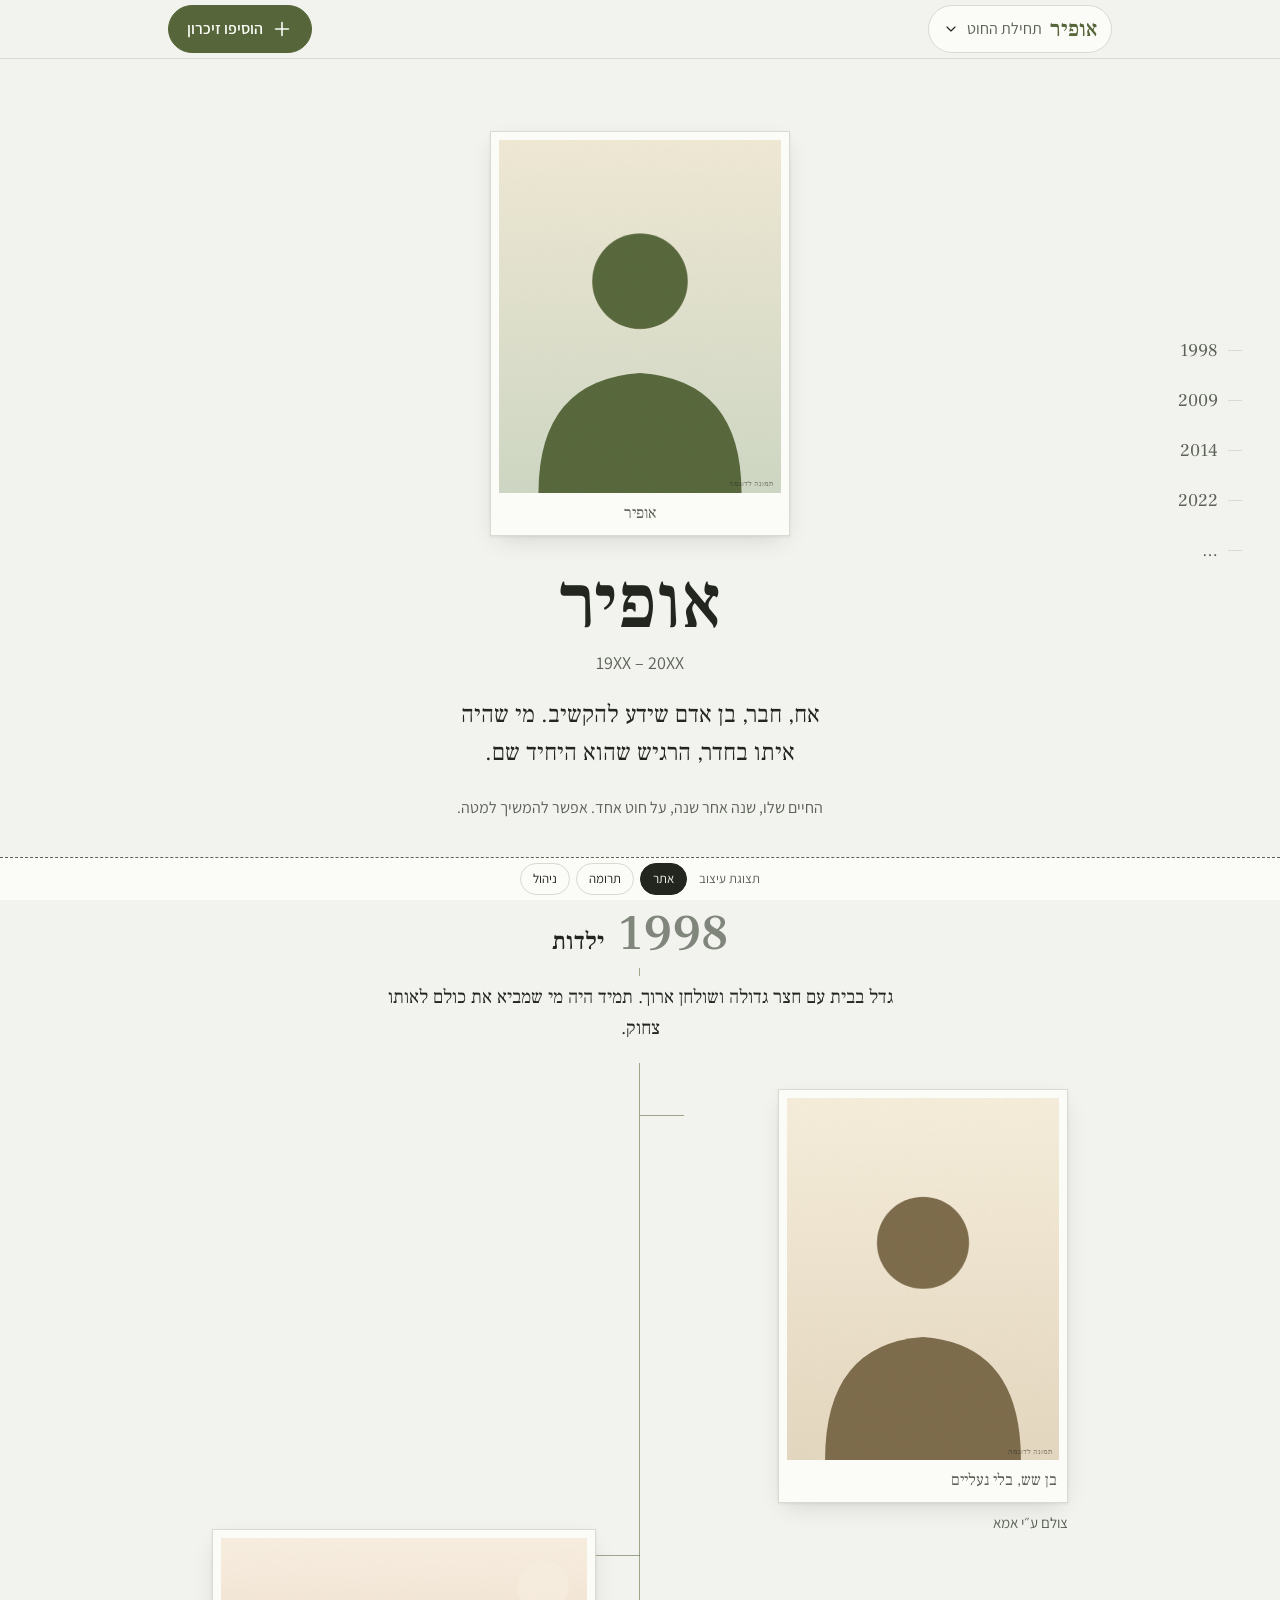
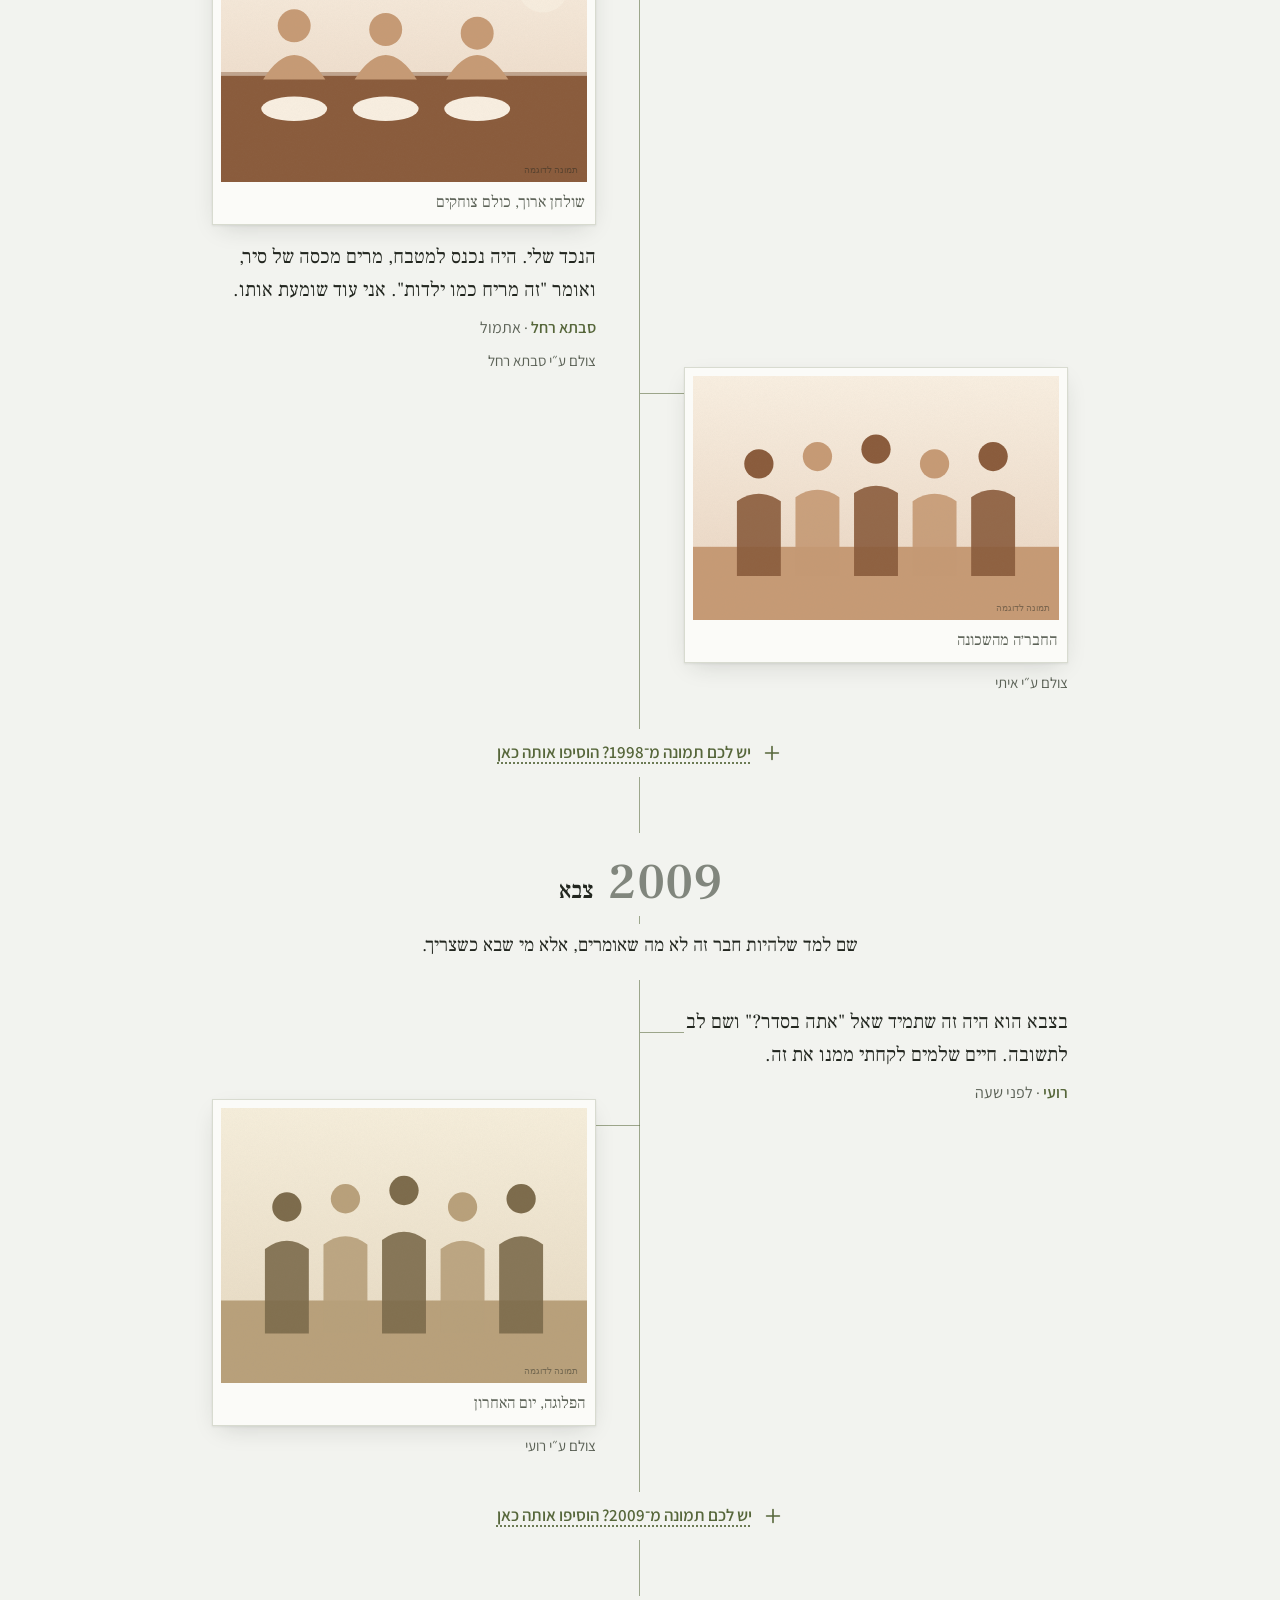
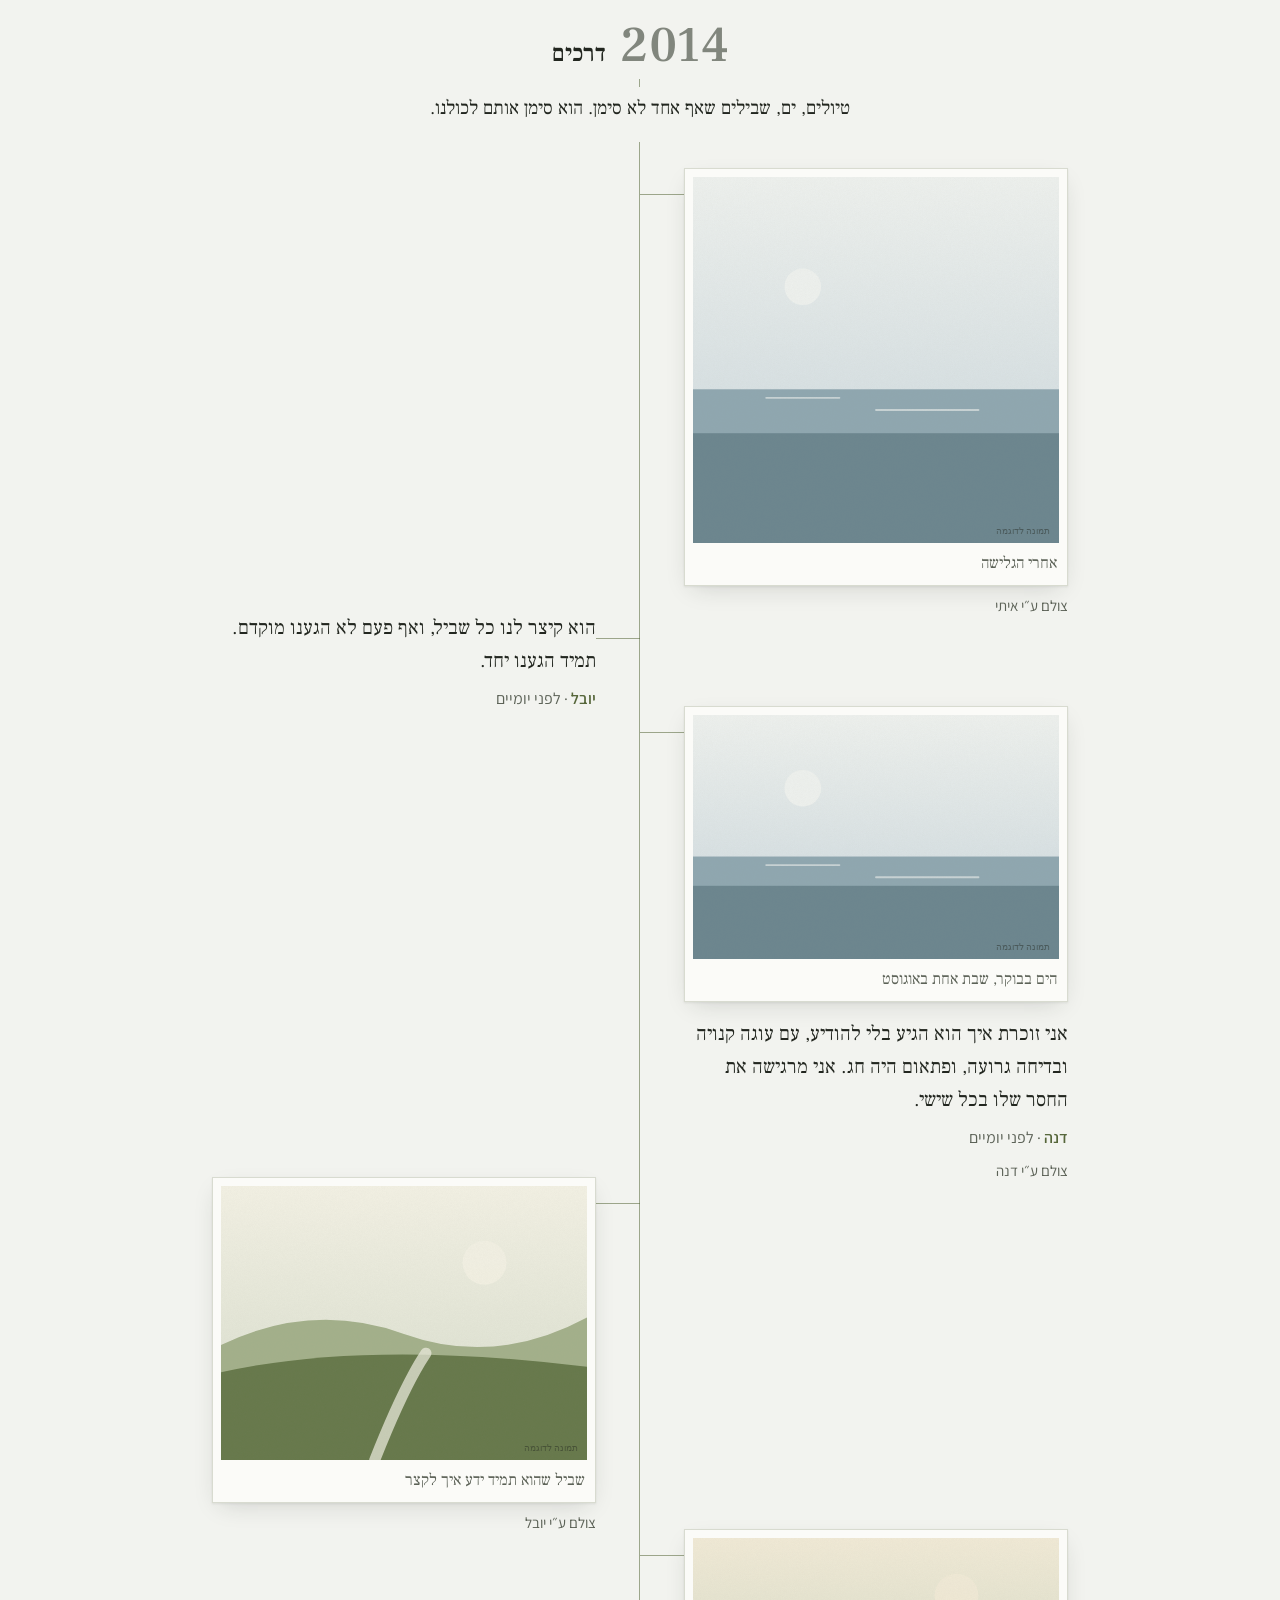
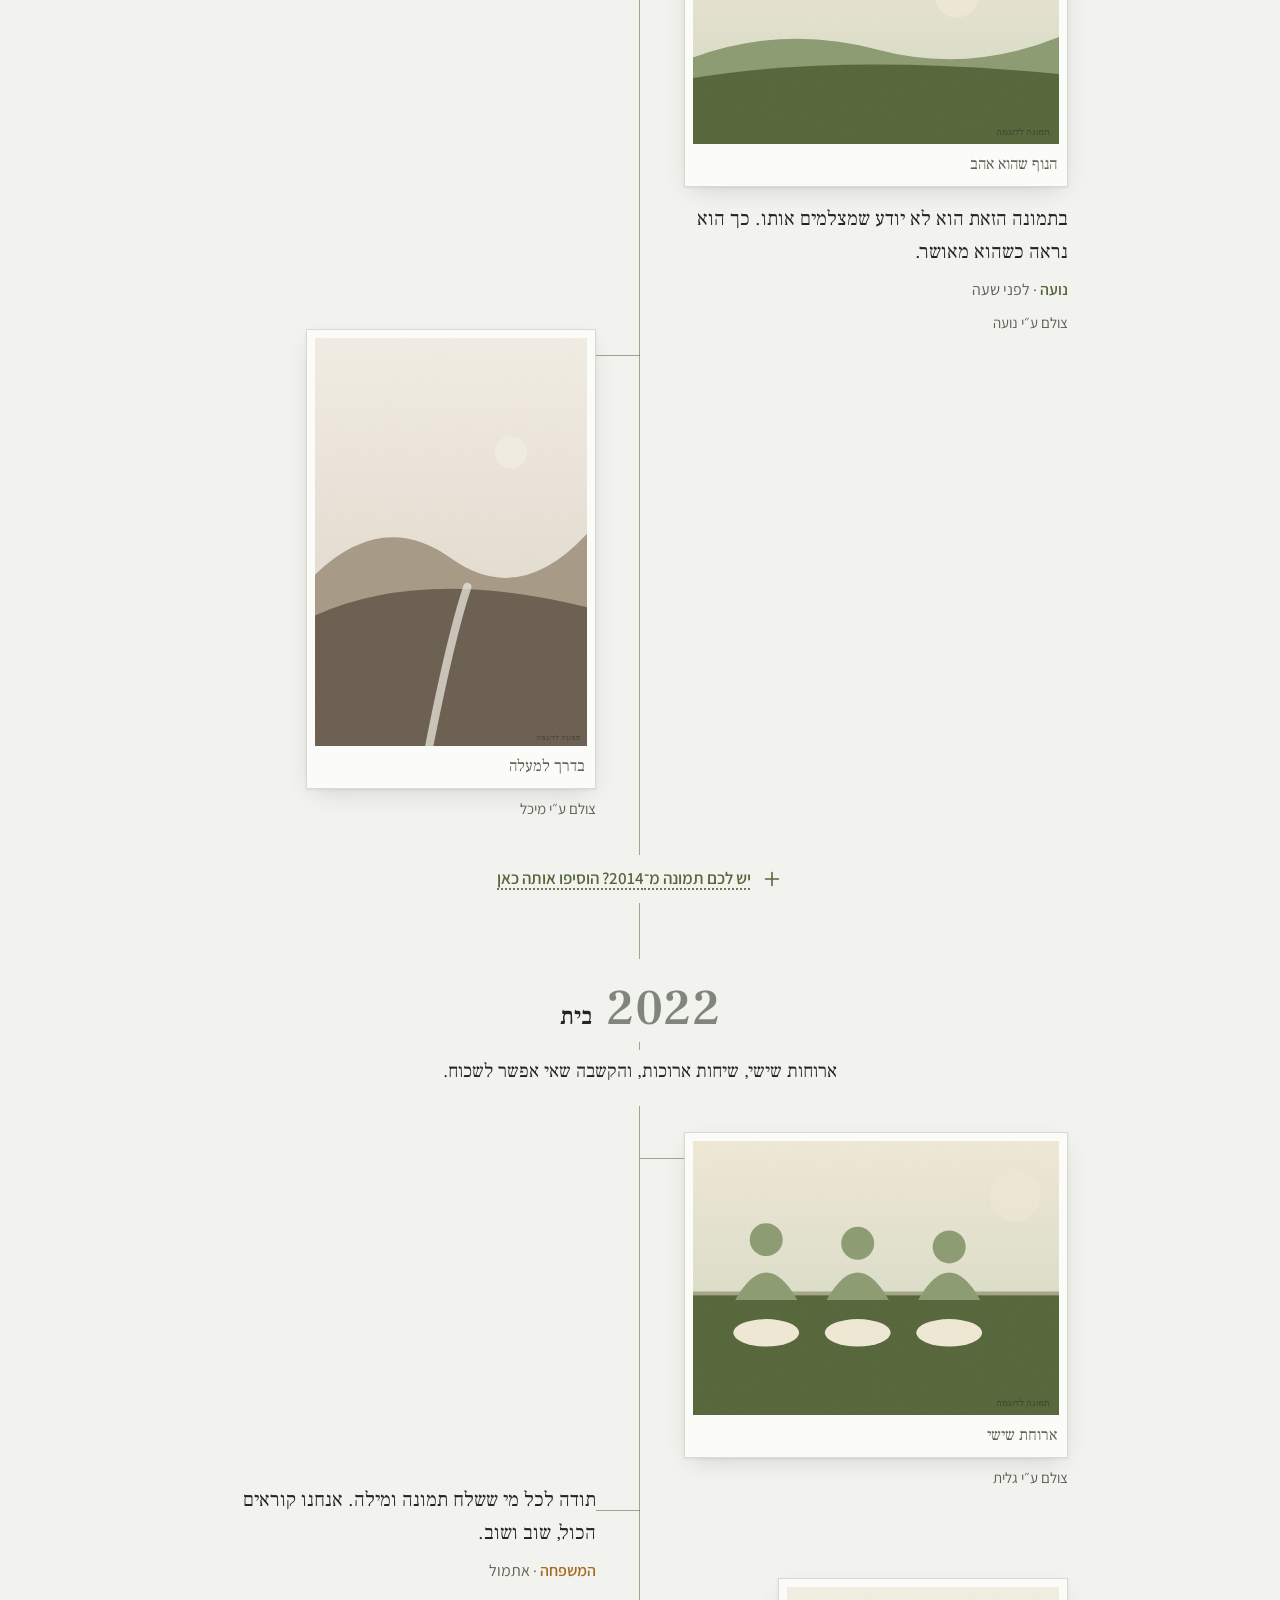
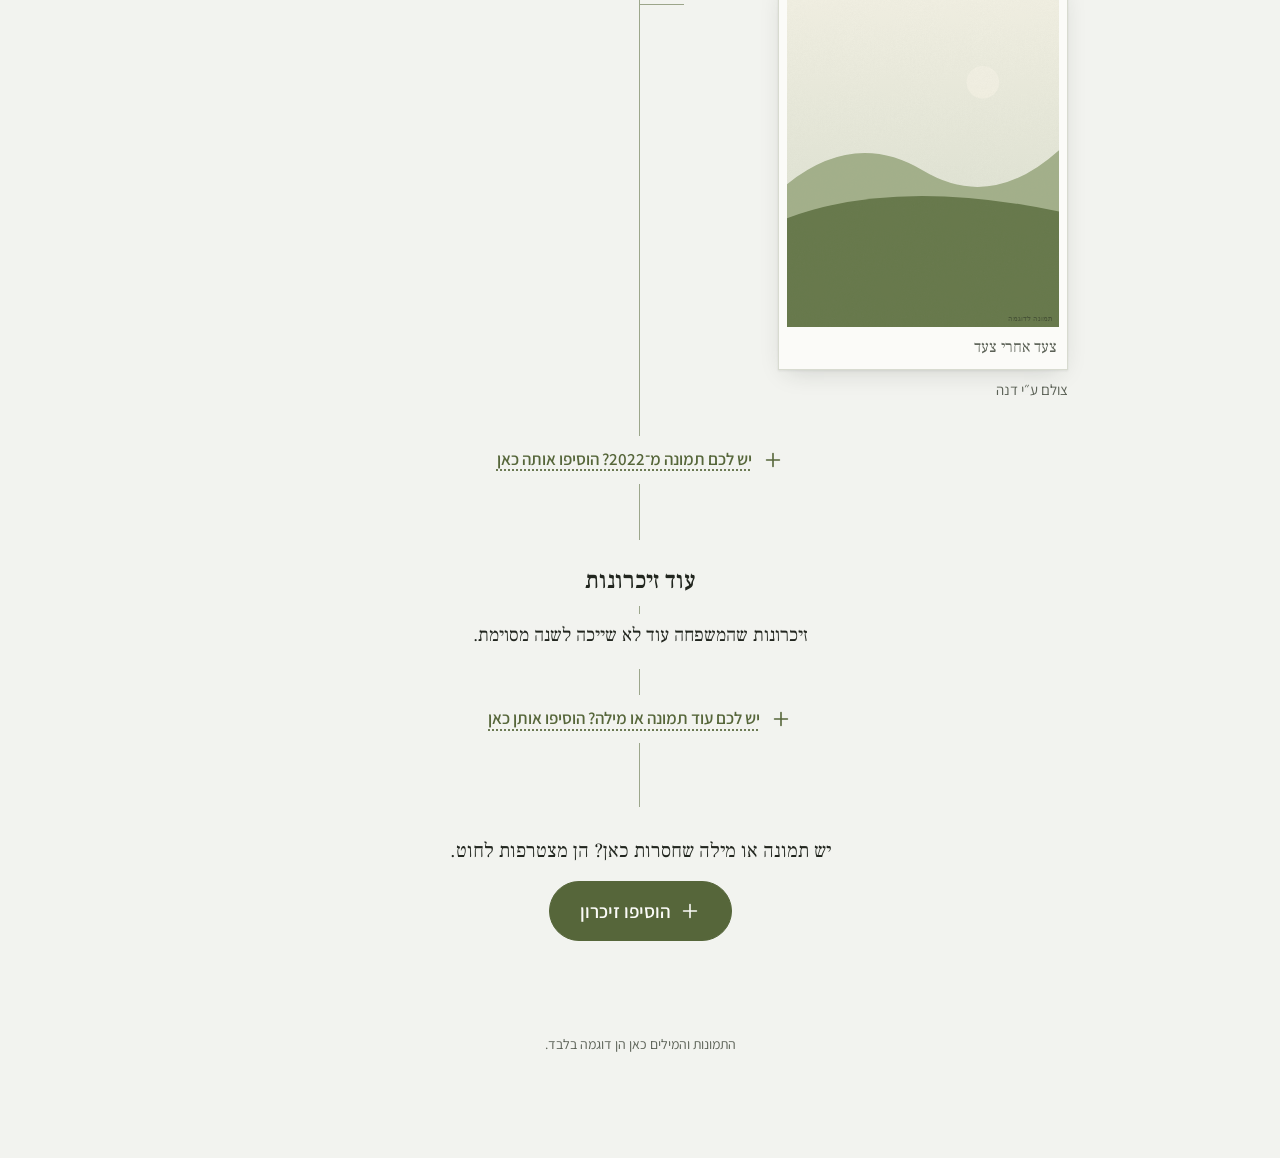
<file: 03-thread-of-years.html>
<!doctype html>
<html lang="he" dir="rtl">
<head>
<meta charset="utf-8">
<meta name="viewport" content="width=device-width, initial-scale=1">
<title>חוט השנים · אופיר</title>
<link rel="preconnect" href="https://fonts.googleapis.com">
<link rel="preconnect" href="https://fonts.gstatic.com" crossorigin>
<link href="https://fonts.googleapis.com/css2?family=Assistant:wght@400;600;700&family=Frank+Ruhl+Libre:wght@400;500;700&display=swap" rel="stylesheet">
<link rel="stylesheet" href="shared/tokens.css">
<script src="shared/data.js"></script>
<script src="shared/photos.js"></script>
<style>
html { scroll-behavior: smooth; }
body { padding-block-end: 64px; overflow-x: hidden; }
.serif { font-family: var(--font-serif); }
button, input, select, textarea { font-family: var(--font-ui); }
[hidden] { display: none !important; }
svg.i { width: 22px; height: 22px; fill: none; stroke: currentColor; stroke-width: 1.75; stroke-linecap: round; stroke-linejoin: round; flex: none; }

/* pills */
.pill { display: inline-flex; align-items: center; justify-content: center; gap: 8px; min-block-size: 48px; padding-inline: 22px; border-radius: 999px; border: 1.5px solid var(--olive); background: transparent; color: var(--olive); font-weight: 600; font-size: 17px; transition: background .4s var(--ease), color .4s var(--ease); }
.pill:hover { background: var(--olive-soft); }
.pill.solid { background: var(--olive); color: var(--surface); }
.pill.solid:hover { background: var(--olive); filter: brightness(1.08); }
.pill.quiet { border-color: transparent; color: var(--muted); font-weight: 400; }
.pill.big { min-block-size: 60px; font-size: 19px; padding-inline: 30px; }

/* ===== site ===== */
.top { position: sticky; inset-block-start: 0; z-index: 20; background: color-mix(in srgb, var(--bg) 96%, transparent); border-block-end: 1px solid var(--line); }
.top-in { max-inline-size: 1000px; margin-inline: auto; padding-inline: 16px; min-block-size: 58px; display: flex; align-items: center; justify-content: space-between; gap: 10px; position: relative; }
.chip { display: inline-flex; align-items: center; gap: 8px; min-block-size: 48px; padding-inline: 14px; border: 1px solid var(--line); border-radius: 999px; background: var(--surface); }
.chip .y { font: 500 22px/1 var(--font-serif); color: var(--olive); }
.chip .t { color: var(--muted); font-size: 16px; }
.chip svg { width: 16px; height: 16px; transition: transform .4s var(--ease); }
.chip[aria-expanded="true"] svg { transform: rotate(180deg); }
.menu { position: absolute; inset-block-start: 56px; inset-inline-start: 16px; z-index: 30; background: var(--surface); border: 1px solid var(--line); border-radius: 12px; box-shadow: var(--shadow-print); padding: 6px; min-inline-size: 220px; }
.menu button { display: flex; gap: 10px; align-items: baseline; inline-size: 100%; min-block-size: 48px; padding-inline: 14px; border: 0; background: none; border-radius: 8px; text-align: start; font-size: 17px; }
.menu button:hover, .menu button[aria-current="true"] { background: var(--olive-soft); }
.menu .y { font: 500 20px var(--font-serif); color: var(--olive); min-inline-size: 3ch; }
.add-short { font-size: 16px; padding-inline: 18px; }

.index { display: none; }
@media (min-width: 1100px) {
  .index { display: flex; flex-direction: column; position: fixed; inset-inline-start: 28px; inset-block-start: 50%; transform: translateY(-50%); z-index: 10; gap: 2px; }
  .index button { border: 0; background: none; min-block-size: 48px; padding-inline: 10px; text-align: start; color: var(--muted); font: 400 18px var(--font-serif); transition: color .7s var(--ease), font-size .7s var(--ease); display: flex; align-items: center; gap: 10px; }
  .index button::before { content: ""; inline-size: 14px; block-size: 1px; background: var(--line); transition: inline-size .7s var(--ease), background .7s var(--ease); }
  .index button[aria-current="true"] { color: var(--olive); font-weight: 700; font-size: 22px; }
  .index button[aria-current="true"]::before { inline-size: 26px; background: var(--olive); }
}

main { max-inline-size: 1000px; margin-inline: auto; padding-inline: 16px; }
.hero { text-align: center; padding-block: 48px 36px; display: flex; flex-direction: column; align-items: center; }
.hero .print { inline-size: min(76%, 290px); }
.hero h1 { font: 500 clamp(52px, 14vw, 76px)/1.05 var(--font-serif); margin: 28px 0 6px; letter-spacing: .01em; }
.hero .dates { color: var(--muted); font-size: 18px; }
.hero .bio { font: 400 clamp(20px, 5vw, 24px)/1.6 var(--font-serif); max-inline-size: 28em; margin: 18px 0 0; text-wrap: balance; }
.hero .begin { margin-block-start: 22px; color: var(--muted); font-size: 16px; }

/* print = a photograph on paper */
.print { margin: 0; background: var(--surface); border: 1px solid var(--line); padding: 8px 8px 8px; box-shadow: var(--shadow-print); }
.print img { inline-size: 100%; block-size: auto; }
.print figcaption { font: 400 16px/1.5 var(--font-serif); color: var(--muted); padding: 8px 2px 2px; }
.credit { display: block; font-size: 15px; color: var(--muted); margin-block-start: 8px; }

/* thread */
.thread { position: relative; padding-block-end: 8px; }
.thread::before { content: ""; position: absolute; inset-block: 0; inset-inline-start: 11px; inline-size: 1px; background: var(--olive); opacity: .55; }
.chap { position: relative; padding-inline-start: 44px; padding-block-end: 36px; scroll-margin-block-start: 70px; }
.chap .dot { position: absolute; inset-inline-start: 5px; inset-block-start: 20px; inline-size: 13px; block-size: 13px; border-radius: 50%; background: var(--bg); border: 1.5px solid var(--olive); transition: background .8s var(--ease), box-shadow .8s var(--ease); }
.chap.current .dot { background: var(--olive); box-shadow: 0 0 0 4px var(--olive-soft); }
.yr { padding-block: 10px 6px; }
.yr h2 { margin: 0; display: flex; align-items: baseline; gap: 14px; flex-wrap: wrap; font-family: var(--font-serif); font-weight: 500; }
.yr .num { font-size: 50px; line-height: 1.1; color: var(--muted); opacity: .75; transition: color .9s var(--ease), opacity .9s var(--ease), font-weight .9s; }
.yr .ttl { font-size: 24px; color: var(--ink); }
.chap.current .num { color: var(--olive); opacity: 1; font-weight: 700; }
.chap .lead { font: 400 19px/1.65 var(--font-serif); max-inline-size: 30em; margin: 4px 0 26px; color: var(--ink); }
.hang { position: relative; margin-block-end: 34px; max-inline-size: 440px; }
.hang::before { content: ""; position: absolute; inset-block-start: 26px; inset-inline-start: -32px; inline-size: 32px; block-size: 1px; background: var(--olive); opacity: .55; }
.hang .print + .print { margin-block-start: 16px; }
.words { margin: 14px 0 0; font: 400 20px/1.65 var(--font-serif); text-wrap: pretty; }
.print + .words { margin-block-start: 16px; }
.by { margin: 8px 0 0; font-size: 16px; color: var(--muted); }
.by b { color: var(--olive); font-weight: 600; }
.by.fam b { color: var(--amber); }
.pre { opacity: .3; transform: translateY(14px); }
.pre.in { opacity: 1; transform: none; transition: opacity 1.1s var(--ease), transform 1.1s var(--ease); }
.arrive { animation: arrive 1.4s var(--ease) both; }
@keyframes arrive { from { opacity: .15; transform: translateY(18px); } to { opacity: 1; transform: none; } }

/* waiting (mine) */
.waiting .print { border: 1.5px dashed var(--muted); background: transparent; box-shadow: none; }
.waiting .words.only { border: 1.5px dashed var(--muted); border-radius: 12px; padding: 14px 16px; }
.wait-note { display: flex; gap: 8px; align-items: flex-start; margin: 10px 0 0; color: var(--amber); font-size: 16px; font-weight: 600; line-height: 1.45; }
.wait-note svg { margin-block-start: 2px; }

.prompt { display: inline-flex; align-items: center; gap: 10px; min-block-size: 48px; padding-block: 6px; padding-inline: 0; border: 0; background: none; color: var(--olive); font-size: 17px; font-weight: 600; text-align: start; line-height: 1.4; }
.prompt span.u { text-decoration: underline; text-decoration-style: dotted; text-underline-offset: 5px; }
.prompt:hover span.u { text-decoration-style: solid; }
.slot { margin-block-start: 8px; margin-inline-start: -30px; }
.slot:empty { display: none; }
.chap.composing .prompt { display: none; }

/* composer */
.composer { background: var(--surface); border: 1px solid var(--line); border-radius: 12px; padding: 20px 18px 22px; box-shadow: var(--shadow-print); animation: arrive .9s var(--ease) both; max-inline-size: 580px; }
.composer h3 { margin: 0 0 4px; font: 500 26px/1.3 var(--font-serif); }
.composer .sub { margin: 0 0 18px; color: var(--muted); font-size: 16px; }
.field { display: block; margin-block-start: 18px; }
.field > .l { display: block; font-weight: 600; font-size: 17px; margin-block-end: 6px; }
.field .hint { font-weight: 400; color: var(--muted); font-size: 15px; }
.field input[type=text], .field select, .field textarea { inline-size: 100%; min-block-size: 52px; padding: 10px 14px; border: 1.5px solid var(--line); border-radius: 10px; background: var(--bg); color: var(--ink); font-size: 18px; }
.field textarea { min-block-size: 96px; line-height: 1.6; resize: vertical; font-family: var(--font-serif); }
.field input:focus-visible, .field select:focus-visible, .field textarea:focus-visible { outline: 3px solid var(--olive); outline-offset: 2px; }
.field [aria-invalid="true"] { border-color: var(--amber); }
.err { color: var(--amber); font-weight: 600; font-size: 16px; margin: 6px 0 0; }
.pick { position: relative; display: flex; align-items: center; gap: 14px; min-block-size: 108px; padding: 18px 20px; border: 2px dashed var(--olive); border-radius: 12px; background: var(--olive-soft); color: var(--ink); cursor: pointer; transition: background .4s var(--ease); }
.pick:hover { background: color-mix(in srgb, var(--olive-soft) 70%, var(--olive) 12%); }
.pick:focus-within { outline: 3px solid var(--olive); outline-offset: 3px; }
.pick input { position: absolute; inline-size: 1px; block-size: 1px; opacity: 0; overflow: hidden; }
.pick svg { inline-size: 34px; block-size: 34px; color: var(--olive); }
.pick b { display: block; font-size: 20px; }
.pick small { color: var(--muted); font-size: 16px; }
.prevs { display: flex; flex-wrap: wrap; gap: 14px; margin-block-start: 14px; }
.prevs figure { margin: 0; }
.prevs .print { padding: 5px; box-shadow: none; }
.prevs img { block-size: 120px; inline-size: auto; max-inline-size: 100%; }
.prevs button { display: block; margin-block-start: 2px; min-block-size: 44px; padding-inline: 8px; border: 0; background: none; color: var(--muted); font-size: 16px; text-decoration: underline; text-underline-offset: 4px; }
.note { display: flex; gap: 10px; background: var(--amber-soft); color: var(--ink); border-radius: 10px; padding: 12px 14px; margin-block-start: 20px; font-size: 16px; line-height: 1.5; }
.note svg { color: var(--amber); margin-block-start: 2px; }
.actions { display: flex; flex-wrap: wrap; gap: 10px; align-items: center; margin-block-start: 20px; }
.thanks { text-align: center; padding-block: 12px 4px; }
.thanks svg.chk { inline-size: 44px; block-size: 44px; color: var(--olive); }
.thanks h3 { margin: 10px 0 6px; font: 500 28px/1.3 var(--font-serif); }
.thanks p { margin: 0 auto 18px; color: var(--muted); max-inline-size: 26em; }
.thanks .actions { justify-content: center; }

.end { text-align: center; padding-block: 28px 56px; display: flex; flex-direction: column; align-items: center; gap: 14px; }
.end p { margin: 0; font: 400 20px/1.6 var(--font-serif); max-inline-size: 24em; }
.end .slot { margin-inline-start: 0; inline-size: 100%; display: flex; justify-content: center; text-align: start; }
.end .composer { inline-size: 100%; }
.foot { text-align: center; color: var(--muted); font-size: 14px; padding-block-end: 24px; }

@media (min-width: 900px) {
  main { padding-inline: 72px; }
  .top-in { padding-inline: 28px; }
  .menu { inset-inline-start: 28px; }
  .hero { padding-block: 72px 48px; }
  .hero .print { inline-size: 300px; }
  .thread::before { inset-inline-start: 50%; }
  .chap { padding-inline-start: 0; padding-block-end: 56px; }
  .chap .dot { inset-inline-start: calc(50% - 7px); inset-block-start: 6px; }
  .yr, .chap .lead { text-align: center; }
  .yr { padding-block: 0 4px; }
  .yr h2 { justify-content: center; background: var(--bg); inline-size: max-content; max-inline-size: 100%; margin-inline: auto; padding: 22px 22px 6px; position: relative; }
  .chap .lead { margin-inline: auto; background: var(--bg); padding: 6px 28px 18px; max-inline-size: 31em; position: relative; }
  .hang { inline-size: calc(50% - 44px); max-inline-size: none; }
  .hang:nth-of-type(odd) { margin-inline-end: auto; }
  .hang:nth-of-type(even) { margin-inline-start: auto; }
  .hang:nth-of-type(odd)::before { inset-inline-start: auto; inset-inline-end: -44px; inline-size: 44px; }
  .hang:nth-of-type(even)::before { inset-inline-start: -44px; inline-size: 44px; }
  .hang + .hang { margin-block-start: -40px; }
  .prompt-row { position: relative; text-align: center; }
  .prompt { background: var(--bg); padding-inline: 18px; }
  .slot { margin-inline: auto; margin-block-start: 8px; inline-size: min(580px, 100%); }
  .end .slot { inline-size: 100%; }
  .end .composer { max-inline-size: 580px; }
  .composer { padding: 26px 28px 28px; }
}

/* ===== admin ===== */
#admin { max-inline-size: 680px; margin-inline: auto; padding: 36px 16px 40px; }
#admin h1 { font: 500 34px/1.25 var(--font-serif); margin: 0 0 8px; }
#admin .intro { font-size: 19px; color: var(--muted); margin: 0 0 26px; max-inline-size: 30em; }
#admin h2 { font: 500 28px/1.3 var(--font-serif); margin: 52px 0 14px; }
.count { font-size: 19px; font-weight: 600; color: var(--olive); margin: 0 0 12px; }
.qcard { background: var(--surface); border: 1px solid var(--line); border-radius: 12px; padding: 22px 20px 24px; }
.qcard .who { font-size: 20px; margin: 0 0 14px; }
.qcard .who b { color: var(--olive); }
.qcard .print { max-inline-size: 440px; }
.qcard .print + .print { margin-block-start: 14px; }
.qcard .words { font-size: 22px; margin-block-start: 16px; }
.qcard fieldset { border: 0; padding: 0; margin: 26px 0 0; }
.qcard legend { font-size: 20px; font-weight: 700; padding: 0; margin-block-end: 10px; }
.periods { display: grid; grid-template-columns: 1fr 1fr; gap: 10px; }
.periods button { min-block-size: 60px; border: 2px solid var(--line); background: var(--bg); border-radius: 12px; font-size: 21px; font-weight: 600; padding-inline: 12px; transition: background .3s, border-color .3s; }
.periods button:hover { border-color: var(--olive); }
.periods button[aria-pressed="true"] { background: var(--olive); border-color: var(--olive); color: var(--surface); }
.periods .unsure { grid-column: 1 / -1; font-size: 19px; font-weight: 400; min-block-size: 56px; }
.periods .unsure[aria-pressed="true"] { font-weight: 600; }
.decide { display: grid; gap: 12px; margin-block-start: 28px; }
.decide button { min-block-size: 68px; border-radius: 999px; font-size: 22px; font-weight: 700; border: 2px solid var(--olive); }
.decide .yes { background: var(--olive); color: var(--surface); }
.decide .no { background: transparent; color: var(--ink); border-color: var(--muted); font-weight: 600; }
.decide button:hover { filter: brightness(1.07); }
@media (min-width: 560px) { .decide { grid-template-columns: 1.4fr 1fr; } }
.alldone { background: var(--olive-soft); border-radius: 12px; padding: 28px 22px; font: 400 22px/1.6 var(--font-serif); text-align: center; }
.row { background: var(--surface); border: 1px solid var(--line); border-radius: 12px; padding: 16px; margin-block-end: 14px; display: grid; gap: 14px; }
.row .print { max-inline-size: 220px; padding: 6px; box-shadow: none; }
.row .who { font-size: 19px; margin: 0; }
.row .who b { color: var(--olive); }
.row .periods { grid-template-columns: 1fr 1fr; }
.row .periods button { min-block-size: 52px; font-size: 19px; }
.row .periods .unsure { font-size: 18px; min-block-size: 52px; }
.row .rm { min-block-size: 52px; border-radius: 999px; border: 2px solid var(--muted); background: none; font-size: 19px; font-weight: 600; }
.row .back { min-block-size: 56px; border-radius: 999px; border: 2px solid var(--olive); background: var(--olive); color: var(--surface); font-size: 20px; font-weight: 700; }
.smalltext { font-size: 18px; color: var(--muted); margin: 6px 0 0; }

/* toast + mode switch (not part of the product) */
.toast { position: fixed; inset-inline: 12px; inset-block-end: 62px; z-index: 60; margin-inline: auto; max-inline-size: 460px; display: flex; align-items: center; justify-content: space-between; gap: 14px; background: var(--ink); color: var(--bg); border-radius: 12px; padding: 8px 10px 8px 18px; padding-inline: 18px 8px; font-size: 19px; box-shadow: var(--shadow-print); animation: arrive .5s var(--ease) both; }
.toast button { min-block-size: 48px; padding-inline: 20px; border-radius: 999px; border: 1.5px solid var(--bg); background: transparent; color: var(--bg); font-weight: 700; font-size: 18px; }
.modebar { position: fixed; inset-inline: 0; inset-block-end: 0; z-index: 70; background: var(--surface); border-block-start: 1px dashed var(--muted); display: flex; align-items: center; justify-content: center; gap: 6px; padding: 5px 8px; font-size: 13px; color: var(--muted); }
.modebar span { margin-inline-end: 6px; }
.modebar button { border: 1px solid var(--line); background: transparent; border-radius: 999px; padding: 4px 12px; min-block-size: 32px; font-size: 13px; color: var(--ink); }
.modebar button[aria-pressed="true"] { background: var(--ink); color: var(--bg); border-color: var(--ink); }
</style>
</head>
<body>

<svg width="0" height="0" style="position:absolute" aria-hidden="true">
  <symbol id="i-plus" viewBox="0 0 24 24"><path d="M12 5v14M5 12h14"/></symbol>
  <symbol id="i-photos" viewBox="0 0 24 24"><rect x="3" y="5" width="18" height="14" rx="2"/><circle cx="9" cy="10" r="1.6"/><path d="M4 17l5-4 3 2.5 3-3 5 4.5"/></symbol>
  <symbol id="i-clock" viewBox="0 0 24 24"><circle cx="12" cy="12" r="8.5"/><path d="M12 7.5V12l3 2"/></symbol>
  <symbol id="i-check" viewBox="0 0 24 24"><circle cx="12" cy="12" r="9"/><path d="M8 12.5l2.8 2.8L16.5 9.5"/></symbol>
  <symbol id="i-down" viewBox="0 0 24 24"><path d="M6 9l6 6 6-6"/></symbol>
  <symbol id="i-info" viewBox="0 0 24 24"><circle cx="12" cy="12" r="9"/><path d="M12 11v5M12 8v.01"/></symbol>
</svg>

<div id="site">
  <header class="top" id="topbar">
    <div class="top-in">
      <button class="chip" id="chip" type="button" aria-haspopup="true" aria-expanded="false" aria-controls="menu">
        <span class="y" id="chipY">אופיר</span><span class="t" id="chipT"></span>
        <svg class="i"><use href="#i-down"/></svg>
      </button>
      <button class="pill solid add-short" id="chipAdd" type="button"><svg class="i"><use href="#i-plus"/></svg>הוסיפו זיכרון</button>
      <div class="menu" id="menu" hidden role="menu" aria-label="קפיצה לשנה"></div>
    </div>
  </header>
  <nav class="index" id="index" aria-label="שנים"></nav>

  <main>
    <section class="hero" aria-label="אופיר">
      <figure class="print" id="heroPrint"></figure>
      <h1>אופיר</h1>
      <div class="dates"><bdi dir="ltr" id="heroDates"></bdi></div>
      <p class="bio" id="heroBio"></p>
      <p class="begin">החיים שלו, שנה אחר שנה, על חוט אחד. אפשר להמשיך למטה.</p>
    </section>
    <div class="thread" id="thread"></div>
    <section class="end" id="end">
      <p>יש תמונה או מילה שחסרות כאן? הן מצטרפות לחוט.</p>
      <button class="pill solid big" id="endAdd" type="button"><svg class="i"><use href="#i-plus"/></svg>הוסיפו זיכרון</button>
      <div class="slot" id="slot-end"></div>
    </section>
    <p class="foot">התמונות והמילים כאן הן דוגמה בלבד.</p>
  </main>
</div>

<section id="admin" hidden aria-label="ניהול"></section>

<div id="toastHost" aria-live="polite"></div>
<div id="park" hidden></div>

<div class="modebar" role="group" aria-label="תצוגת עיצוב">
  <span>תצוגת עיצוב</span>
  <button type="button" data-mode="site" aria-pressed="true">אתר</button>
  <button type="button" data-mode="contrib" aria-pressed="false">תרומה</button>
  <button type="button" data-mode="admin" aria-pressed="false">ניהול</button>
</div>

<!-- composer, single instance moved to wherever the contributor opened it -->
<div id="composer" class="composer" hidden role="region" aria-labelledby="cTitle"></div>

<script>
(function () {
  var O = window.OFIR, $ = function (s, r) { return (r || document).querySelector(s); };
  var reduce = matchMedia('(prefers-reduced-motion: reduce)').matches;
  function esc(s) { return String(s).replace(/[&<>"]/g, function (c) { return { '&': '&amp;', '<': '&lt;', '>': '&gt;', '"': '&quot;' }[c]; }); }
  function ico(n, c) { return '<svg class="i ' + (c || '') + '" aria-hidden="true"><use href="#i-' + n + '"/></svg>'; }

  /* ---------- chapters ---------- */
  var CH = O.chapters.map(function (c, i) { return { id: 'c' + i, year: c.year, title: c.title, text: c.text }; });
  CH.push({ id: 'more', year: null, title: 'עוד זיכרונות', text: 'זיכרונות שהמשפחה עוד לא שייכה לשנה מסוימת.' });
  function chById(id) { return CH.filter(function (c) { return c.id === id; })[0]; }
  function chFromYear(y) { return y < 2009 ? 'c0' : y < 2014 ? 'c1' : y < 2022 ? 'c2' : 'c3'; }
  function sureLabel(id) { return id === 'more' ? 'עוד זיכרונות' : chById(id).title; }

  /* ---------- state ---------- */
  var seq = 0, entries = [], uid = 0;
  var msgChapter = { m1: 'c2', m2: 'c2', m3: 'c3', m4: 'c0', m5: 'c1', m6: 'c2' };
  var usedByMsg = {};
  function ph(p, name) { return { src: p.src, ratio: p.ratio, alt: p.caption + ' (תמונה לדוגמה)', caption: p.caption, by: name || p.by }; }
  O.messages.forEach(function (m) {
    var p = m.photo ? O.byId(m.photo) : null; if (p) usedByMsg[p.id] = 1;
    var ch = msgChapter[m.id];
    entries.push({ id: m.id, name: m.name, family: !!m.family, time: m.time, text: m.text, photos: p ? [ph(p)] : [], chapter: ch, year: p ? p.year : CH[+ch[1]].year + 0.5, status: 'approved', mine: false, t: seq++ });
  });
  O.approved.forEach(function (p) {
    if (p.id === 'p01' || usedByMsg[p.id]) return;
    entries.push({ id: p.id, name: p.by, time: '', text: '', photos: [ph(p)], chapter: chFromYear(p.year), year: p.year, status: 'approved', mine: false, t: seq++ });
  });
  entries.sort(function (a, b) { return a.year - b.year; });
  var qGuess = { 'q-1': 'c2', 'q-2': 'c1', 'q-3': 'c3', 'q-4': 'more' };
  O.queue.forEach(function (q) {
    entries.push({ id: q.id, name: q.name, time: q.time, text: q.text, photos: q.photos.map(function (id) { var p = O.byId(id); return { src: p.src, ratio: p.ratio, alt: 'תמונה ששלח/ה ' + q.name + ' (תמונה לדוגמה)', caption: '', by: q.name }; }), chapter: qGuess[q.id], year: 0, status: 'pending', mine: false, t: seq++ });
  });
  function entry(id) { return entries.filter(function (e) { return e.id === id; })[0]; }
  function visibleToPublic(e) { return e.status === 'approved' || e.mine; }

  /* ---------- public render ---------- */
  var composer = $('#composer'), park = $('#park'), openIn = null, mode = 'site', current = null;

  function printHTML(p, cls) {
    var r = p.ratio || 1.33, mw = r >= 1.3 ? '' : r >= 0.95 ? 'max-inline-size:390px' : 'max-inline-size:290px';
    return '<figure class="print ' + (cls || '') + '" style="' + mw + '"><img src="' + p.src + '" alt="' + esc(p.alt) + '" loading="lazy">' +
      (p.caption ? '<figcaption dir="auto">' + esc(p.caption) + '</figcaption>' : '') + '</figure>';
  }
  function entryHTML(e, isNew) {
    var waiting = e.mine && e.status !== 'approved';
    var h = '<article class="hang' + (waiting ? ' waiting' : '') + (isNew ? ' arrive' : '') + '" data-id="' + e.id + '">';
    e.photos.forEach(function (p) { h += printHTML(p); });
    if (e.photos.length) {
      var by = e.photos[0].by;
      if (!e.text) h += '<span class="credit">צולם ע״י <span dir="auto">' + esc(e.mine ? e.name : by) + '</span></span>';
    }
    if (e.text) h += '<blockquote class="words' + (e.photos.length ? '' : ' only') + '" dir="auto">' + esc(e.text) + '</blockquote>';
    if (e.text || !e.photos.length) {
      h += '<p class="by' + (e.family ? ' fam' : '') + '"><b dir="auto">' + esc(e.name) + '</b>' + (e.time ? ' · ' + esc(e.time) : '') + '</p>';
    }
    if (e.text && e.photos.length) h += '<span class="credit">צולם ע״י <span dir="auto">' + esc(e.photos[0].by) + '</span></span>';
    if (waiting) h += '<p class="wait-note">' + ico('clock') + '<span>' + O.copy.waiting + '</span></p>';
    return h + '</article>';
  }
  var newestId = null;
  function renderThread() {
    park.appendChild(composer);
    var out = '';
    CH.forEach(function (c) {
      var list = entries.filter(function (e) { return e.chapter === c.id && visibleToPublic(e); });
      out += '<section class="chap" id="ch-' + c.id + '" data-ch="' + c.id + '"><span class="dot"></span>';
      out += '<div class="yr"><h2>' + (c.year ? '<bdi class="num">' + c.year + '</bdi>' : '') + '<span class="ttl">' + c.title + '</span></h2></div>';
      out += '<p class="lead">' + c.text + '</p>';
      list.forEach(function (e) { out += entryHTML(e, e.id === newestId); });
      out += '<div class="prompt-row"><button class="prompt" type="button" data-open="' + c.id + '">' + ico('plus') + '<span class="u">' +
        (c.year ? 'יש לכם תמונה מ־<bdi>' + c.year + '</bdi>? הוסיפו אותה כאן' : 'יש לכם עוד תמונה או מילה? הוסיפו אותן כאן') + '</span></button></div>';
      out += '<div class="slot" id="slot-' + c.id + '"></div></section>';
    });
    $('#thread').innerHTML = out;
    newestId = null;
    if (openIn) mount(openIn);
    observeReveal();
    spy();
  }
  function mount(chId) {
    var slot = chId === 'end' ? $('#slot-end') : $('#slot-' + chId);
    if (!slot) return;
    slot.appendChild(composer); composer.hidden = false;
    document.querySelectorAll('.chap').forEach(function (s) { s.classList.toggle('composing', s.dataset.ch === chId); });
  }

  var io;
  function observeReveal() {
    if (io) io.disconnect();
    if (reduce || !('IntersectionObserver' in window)) return;
    io = new IntersectionObserver(function (es) { es.forEach(function (en) { if (en.isIntersecting) { en.target.classList.add('in'); io.unobserve(en.target); } }); }, { rootMargin: '0px 0px -8% 0px' });
    document.querySelectorAll('.hang:not(.arrive)').forEach(function (el) {
      if (el.getBoundingClientRect().top > innerHeight) { el.classList.add('pre'); io.observe(el); }
    });
  }

  /* ---------- hero ---------- */
  (function () {
    var p = O.byId('p01');
    $('#heroPrint').innerHTML = '<img src="' + p.src + '" alt="אופיר (תמונה לדוגמה)"><figcaption>אופיר</figcaption>';
    $('#heroDates').textContent = O.person.dates;
    $('#heroBio').textContent = O.person.bio;
  })();

  /* ---------- index, chip, spy ---------- */
  var menu = $('#menu'), chip = $('#chip'), index = $('#index');
  function buildNav() {
    var m = '', ix = '';
    CH.forEach(function (c) {
      var y = c.year ? '<bdi>' + c.year + '</bdi>' : '…';
      m += '<button type="button" role="menuitem" data-go="' + c.id + '" aria-current="false"><span class="y">' + y + '</span><span>' + c.title + '</span></button>';
      ix += '<button type="button" data-go="' + c.id + '" aria-current="false" aria-label="' + c.title + '">' + y + '</button>';
    });
    menu.innerHTML = m; index.innerHTML = ix;
  }
  function go(id) { var el = $('#ch-' + id); if (el) el.scrollIntoView({ block: 'start' }); closeMenu(); }
  function closeMenu() { menu.hidden = true; chip.setAttribute('aria-expanded', 'false'); }
  chip.addEventListener('click', function () { var o = menu.hidden; menu.hidden = !o; chip.setAttribute('aria-expanded', String(o)); });
  document.addEventListener('click', function (e) { if (!menu.hidden && !e.target.closest('#menu') && !e.target.closest('#chip')) closeMenu(); });
  document.addEventListener('keydown', function (e) { if (e.key === 'Escape') closeMenu(); });
  document.addEventListener('click', function (e) { var b = e.target.closest('[data-go]'); if (b) go(b.dataset.go); });

  var ticking = false;
  function spy() {
    if (mode === 'admin') return;
    var cur = null, line = innerHeight * 0.38;
    document.querySelectorAll('.chap').forEach(function (s) { if (s.getBoundingClientRect().top <= line) cur = s.dataset.ch; });
    if (cur === current && ticking !== 'force') return;
    current = cur;
    document.querySelectorAll('.chap').forEach(function (s) { s.classList.toggle('current', s.dataset.ch === cur); });
    var c = cur ? chById(cur) : null;
    $('#chipY').innerHTML = c ? (c.year ? '<bdi>' + c.year + '</bdi>' : '…') : 'אופיר';
    $('#chipT').textContent = c ? c.title : 'תחילת החוט';
    document.querySelectorAll('[data-go]').forEach(function (b) { b.setAttribute('aria-current', String(b.dataset.go === cur)); });
  }
  addEventListener('scroll', function () { if (!ticking) { ticking = true; requestAnimationFrame(function () { ticking = false; spy(); }); } }, { passive: true });
  addEventListener('resize', spy);

  /* ---------- composer ---------- */
  var files = [], name = '', lastSent = null;
  function composerForm(chId) {
    var sel = chId === 'end' ? 'more' : chId;
    var opts = CH.map(function (c) { return '<option value="' + c.id + '"' + (c.id === sel ? ' selected' : '') + '>' + (c.year ? c.year + ' · ' + c.title : 'לא בטוח, תנו למשפחה להחליט') + '</option>'; }).join('');
    composer.innerHTML =
      '<h3 id="cTitle" class="serif">הוסיפו זיכרון</h3>' +
      '<p class="sub">תמונה, מילים, או שניהם. כמה שנוח לכם.</p>' +
      '<label class="pick" for="cFile">' + ico('photos') + '<span><b>לבחור תמונות</b><small>אפשר כמה בבת אחת, ישר מהטלפון</small></span>' +
      '<input id="cFile" type="file" accept="image/*" multiple></label>' +
      '<div class="prevs" id="cPrevs" aria-live="polite"></div>' +
      '<label class="field"><span class="l">לאיזו תקופה זה שייך?</span><select id="cPeriod">' + opts + '</select></label>' +
      '<label class="field"><span class="l">מה שמכם? <span class="hint">יופיע ליד הזיכרון</span></span><input id="cName" type="text" autocomplete="name" dir="auto" required aria-describedby="cNameErr" value="' + esc(name) + '"><p class="err" id="cNameErr" role="alert" hidden>נשמח לדעת ממי זה. כתבו את שמכם.</p></label>' +
      '<label class="field"><span class="l">מילים על התמונה <span class="hint">לא חובה</span></span><textarea id="cText" dir="auto" placeholder="מה היה שם? מה אתם זוכרים?"></textarea></label>' +
      '<p class="err" id="cEmptyErr" role="alert" hidden>בחרו תמונה, או כתבו כמה מילים.</p>' +
      '<div class="note">' + ico('info') + '<span>המשפחה קוראת ומאשרת כל זיכרון לפני שהוא מופיע באתר.</span></div>' +
      '<div class="actions"><button class="pill solid big" type="button" id="cSend">' + O.copy.send + '</button><button class="pill quiet" type="button" id="cCancel">ביטול</button></div>';
    renderPrevs();
  }
  function renderPrevs() {
    var box = $('#cPrevs'); if (!box) return;
    box.innerHTML = files.map(function (f, i) {
      return '<figure><div class="print"><img src="' + f.url + '" alt="תמונה שבחרתם"></div><button type="button" data-rm="' + i + '">להסיר</button></figure>';
    }).join('');
  }
  function openComposer(chId, noScroll) {
    files = []; openIn = chId; composerForm(chId); mount(chId);
    if (!noScroll) setTimeout(function () { composer.scrollIntoView({ block: 'center', behavior: reduce ? 'auto' : 'smooth' }); }, 30);
  }
  function closeComposer() {
    openIn = null; composer.hidden = true; park.appendChild(composer);
    document.querySelectorAll('.chap').forEach(function (s) { s.classList.remove('composing'); });
    files.forEach(function (f) { }); files = [];
  }
  composer.addEventListener('change', function (e) {
    if (e.target.id !== 'cFile') return;
    Array.prototype.forEach.call(e.target.files, function (f) { files.push({ url: URL.createObjectURL(f) }); });
    e.target.value = ''; renderPrevs(); $('#cEmptyErr').hidden = true;
  });
  composer.addEventListener('click', function (e) {
    var rm = e.target.closest('[data-rm]');
    if (rm) { files.splice(+rm.dataset.rm, 1); renderPrevs(); return; }
    if (e.target.closest('#cCancel') || e.target.closest('#cClose')) { closeComposer(); if (mode === 'contrib') setMode('site'); return; }
    if (e.target.closest('#cMore')) { openComposer(openIn, true); $('#cFile').focus(); return; }
    if (e.target.closest('#cSee')) { var el = $('[data-id="' + lastSent + '"]'); if (el) el.scrollIntoView({ block: 'center' }); return; }
    if (e.target.closest('#cSend')) send();
  });
  composer.addEventListener('input', function (e) { if (e.target.id === 'cName') { name = e.target.value; if (name.trim()) { e.target.removeAttribute('aria-invalid'); $('#cNameErr').hidden = true; } } });
  function send() {
    var n = $('#cName'), t = $('#cText').value.trim(), nm = n.value.trim();
    name = nm;
    if (!nm) { n.setAttribute('aria-invalid', 'true'); $('#cNameErr').hidden = false; n.focus(); return; }
    if (!files.length && !t) { $('#cEmptyErr').hidden = false; $('#cFile').focus(); return; }
    var ch = $('#cPeriod').value, id = 'u' + (++uid);
    entries.unshift({ id: id, name: nm, mine: true, status: 'pending', time: 'הרגע', text: t, chapter: ch, year: 9999, t: seq++,
      photos: files.map(function (f) { return { src: f.url, alt: 'התמונה ששיתפתם, ממתינה לאישור', caption: '', by: nm, ratio: 0 }; }) });
    newestId = id; lastSent = id; files = [];
    var where = openIn;
    renderThread(); // re-mounts composer
    composer.innerHTML = '<div class="thanks">' + ico('check', 'chk') + '<h3 class="serif" id="cTitle">' + O.copy.thanks + '</h3>' +
      '<p>הזיכרון שלכם מחכה לאישור המשפחה. בינתיים רק אתם רואים אותו, בקו מקווקו, במקום שבחרתם.</p>' +
      '<div class="actions"><button class="pill solid" type="button" id="cMore">להוסיף עוד</button><button class="pill" type="button" id="cSee">לראות אותו על החוט</button><button class="pill quiet" type="button" id="cClose">סגירה</button></div></div>';
    openIn = where; mount(where);
    if (renderAdminIfNeeded) renderAdminIfNeeded();
    var el = $('[data-id="' + id + '"]'); if (el) setTimeout(function () { el.scrollIntoView({ block: 'center', behavior: reduce ? 'auto' : 'smooth' }); }, 80);
    setTimeout(function () { var h = $('#cTitle'); if (h) { h.setAttribute('tabindex', '-1'); h.focus({ preventScroll: true }); } }, 120);
  }
  document.addEventListener('click', function (e) {
    var o = e.target.closest('[data-open]'); if (o) openComposer(o.dataset.open);
  });
  $('#endAdd').addEventListener('click', function () { openComposer('end'); });
  $('#chipAdd').addEventListener('click', function () { var c = current || 'more'; openComposer(c === null ? 'more' : c); });

  /* ---------- toast ---------- */
  var toastT;
  function toast(msg, undo) {
    clearTimeout(toastT);
    var host = $('#toastHost');
    host.innerHTML = '<div class="toast" role="status"><span>' + esc(msg) + '</span><button type="button" id="undoBtn">ביטול</button></div>';
    $('#undoBtn').onclick = function () { clearTimeout(toastT); host.innerHTML = ''; undo(); };
    toastT = setTimeout(function () { host.innerHTML = ''; }, 5000);
  }

  /* ---------- admin ---------- */
  var admin = $('#admin'), renderAdminIfNeeded = null;
  function periodButtons(e, extraAttr) {
    var h = '<div class="periods" role="group" aria-label="לאיזו תקופה זה שייך">';
    CH.slice(0, 4).forEach(function (c) { h += '<button type="button" data-set="' + e.id + '" data-to="' + c.id + '" aria-pressed="' + (e.chapter === c.id) + '">' + c.title + '</button>'; });
    h += '<button type="button" class="unsure" data-set="' + e.id + '" data-to="more" aria-pressed="' + (e.chapter === 'more') + '">לא בטוח, תנו למשפחה להחליט</button></div>';
    return h;
  }
  function adminPrints(e) { return e.photos.map(function (p) { return printHTML({ src: p.src, ratio: p.ratio, alt: p.alt, caption: '' }); }).join(''); }
  function renderAdmin() {
    var q = entries.filter(function (e) { return e.status === 'pending'; }).sort(function (a, b) { return a.t - b.t; });
    var ap = entries.filter(function (e) { return e.status === 'approved' && e.photos.length; });
    var hid = entries.filter(function (e) { return e.status === 'hidden'; });
    var h = '<h1>זיכרונות שמחכים להחלטה</h1><p class="intro">זיכרון אחד בכל פעם. בחרו לאיזו תקופה הוא שייך, ואז החליטו אם להציג אותו.</p>';
    if (q.length) {
      var e = q[0];
      h += '<p class="count">זיכרון 1 מתוך ' + q.length + '</p><article class="qcard" data-id="' + e.id + '">';
      h += '<p class="who">מאת <b dir="auto">' + esc(e.name) + '</b> · ' + esc(e.time) + '</p>' + adminPrints(e);
      if (e.text) h += '<blockquote class="words" dir="auto">' + esc(e.text) + '</blockquote>';
      h += '<fieldset><legend>לאיזו תקופה זה שייך?</legend>' + periodButtons(e) + '</fieldset>';
      h += '<div class="decide"><button class="yes" type="button" data-decide="show" data-id="' + e.id + '">' + O.copy.show + '</button><button class="no" type="button" data-decide="hide" data-id="' + e.id + '">' + O.copy.hide + '</button></div></article>';
    } else {
      h += '<p class="alldone">אין עכשיו זיכרונות שמחכים. תודה על העזרה.</p>';
    }
    h += '<h2>כבר באתר</h2><p class="smalltext" style="margin-block-end:16px">אפשר להעביר תמונה לתקופה אחרת, או להסיר אותה מהאתר.</p>';
    ap.forEach(function (e) {
      h += '<div class="row" data-id="' + e.id + '"><p class="who"><b dir="auto">' + esc(e.name) + '</b>' + (e.photos.length > 1 ? ' · ' + e.photos.length + ' תמונות' : '') + '</p>' + adminPrints(e) + periodButtons(e) +
        '<button class="rm" type="button" data-decide="remove" data-id="' + e.id + '">להסיר מהאתר</button></div>';
    });
    if (hid.length) {
      h += '<h2>לא מוצגים באתר</h2>';
      hid.forEach(function (e) {
        h += '<div class="row" data-id="' + e.id + '"><p class="who"><b dir="auto">' + esc(e.name) + '</b></p>' + adminPrints(e) + (e.text ? '<blockquote class="words" dir="auto" style="margin:0">' + esc(e.text) + '</blockquote>' : '') +
          '<button class="back" type="button" data-decide="show" data-id="' + e.id + '">' + O.copy.show + '</button></div>';
      });
    }
    admin.innerHTML = h;
  }
  renderAdminIfNeeded = function () { if (mode === 'admin') renderAdmin(); };
  admin.addEventListener('click', function (ev) {
    var s = ev.target.closest('[data-set]');
    if (s) {
      var e = entry(s.dataset.set), prev = e.chapter, to = s.dataset.to;
      if (prev === to) return;
      e.chapter = to; renderAdmin(); renderThread();
      if (e.status === 'approved') toast('הועבר: ' + sureLabel(to), function () { e.chapter = prev; renderAdmin(); renderThread(); });
      return;
    }
    var d = ev.target.closest('[data-decide]');
    if (d) {
      var en = entry(d.dataset.id), prevS = en.status, k = d.dataset.decide;
      en.status = k === 'show' ? 'approved' : 'hidden';
      renderAdmin(); renderThread();
      toast(k === 'show' ? 'הוצג באתר' : k === 'hide' ? 'לא יוצג באתר' : 'הוסר מהאתר', function () { en.status = prevS; renderAdmin(); renderThread(); });
    }
  });

  /* ---------- mode ---------- */
  function setMode(m) {
    mode = m;
    document.querySelectorAll('.modebar button').forEach(function (b) { b.setAttribute('aria-pressed', String(b.dataset.mode === m)); });
    var isAdmin = m === 'admin';
    $('#site').hidden = isAdmin; admin.hidden = !isAdmin; $('#index').hidden = isAdmin;
    if (isAdmin) { renderAdmin(); scrollTo(0, 0); }
    else {
      renderThread(); current = undefined; spy();
      if (m === 'contrib') { openComposer('end'); }
    }
  }
  document.querySelectorAll('.modebar button').forEach(function (b) { b.addEventListener('click', function () { setMode(b.dataset.mode); }); });

  buildNav(); renderThread();
  if (location.hash === '#admin') setMode('admin'); else if (location.hash === '#contrib') setMode('contrib');
})();
</script>
</body>
</html>
</file>
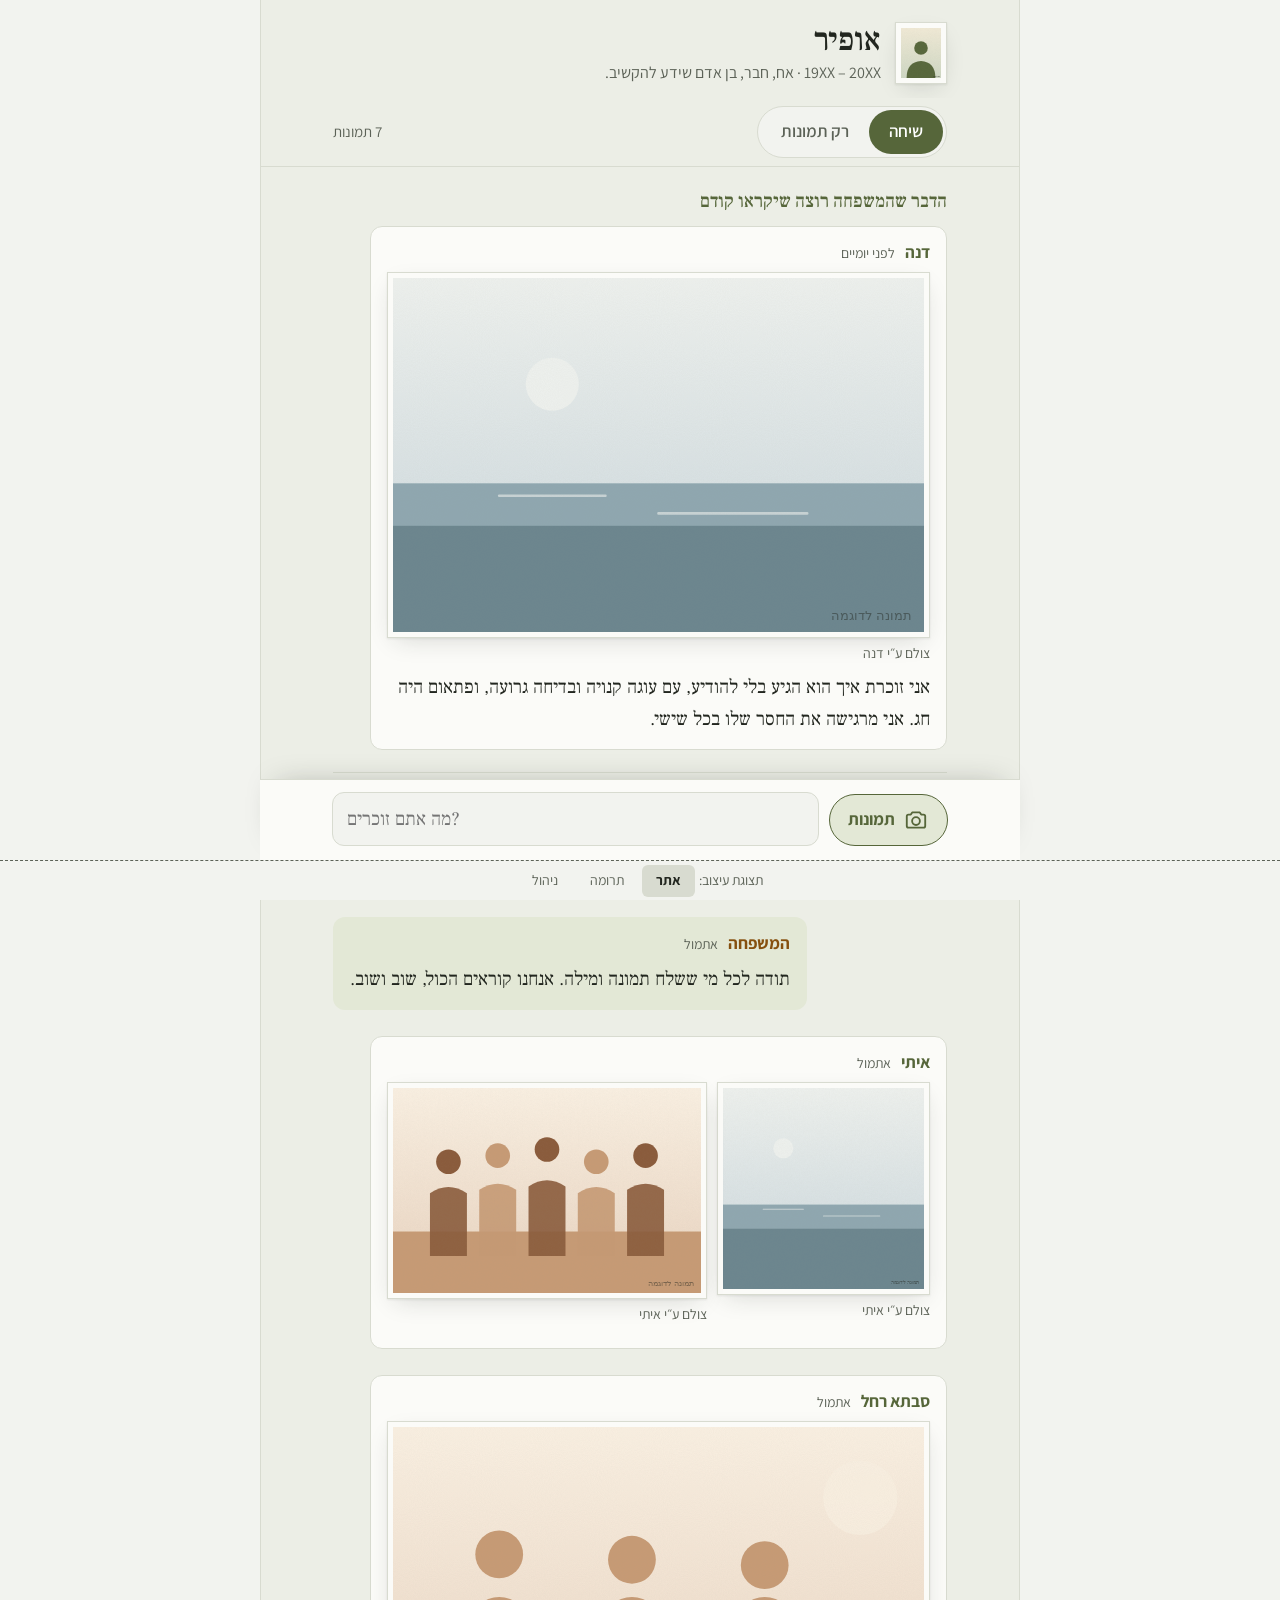
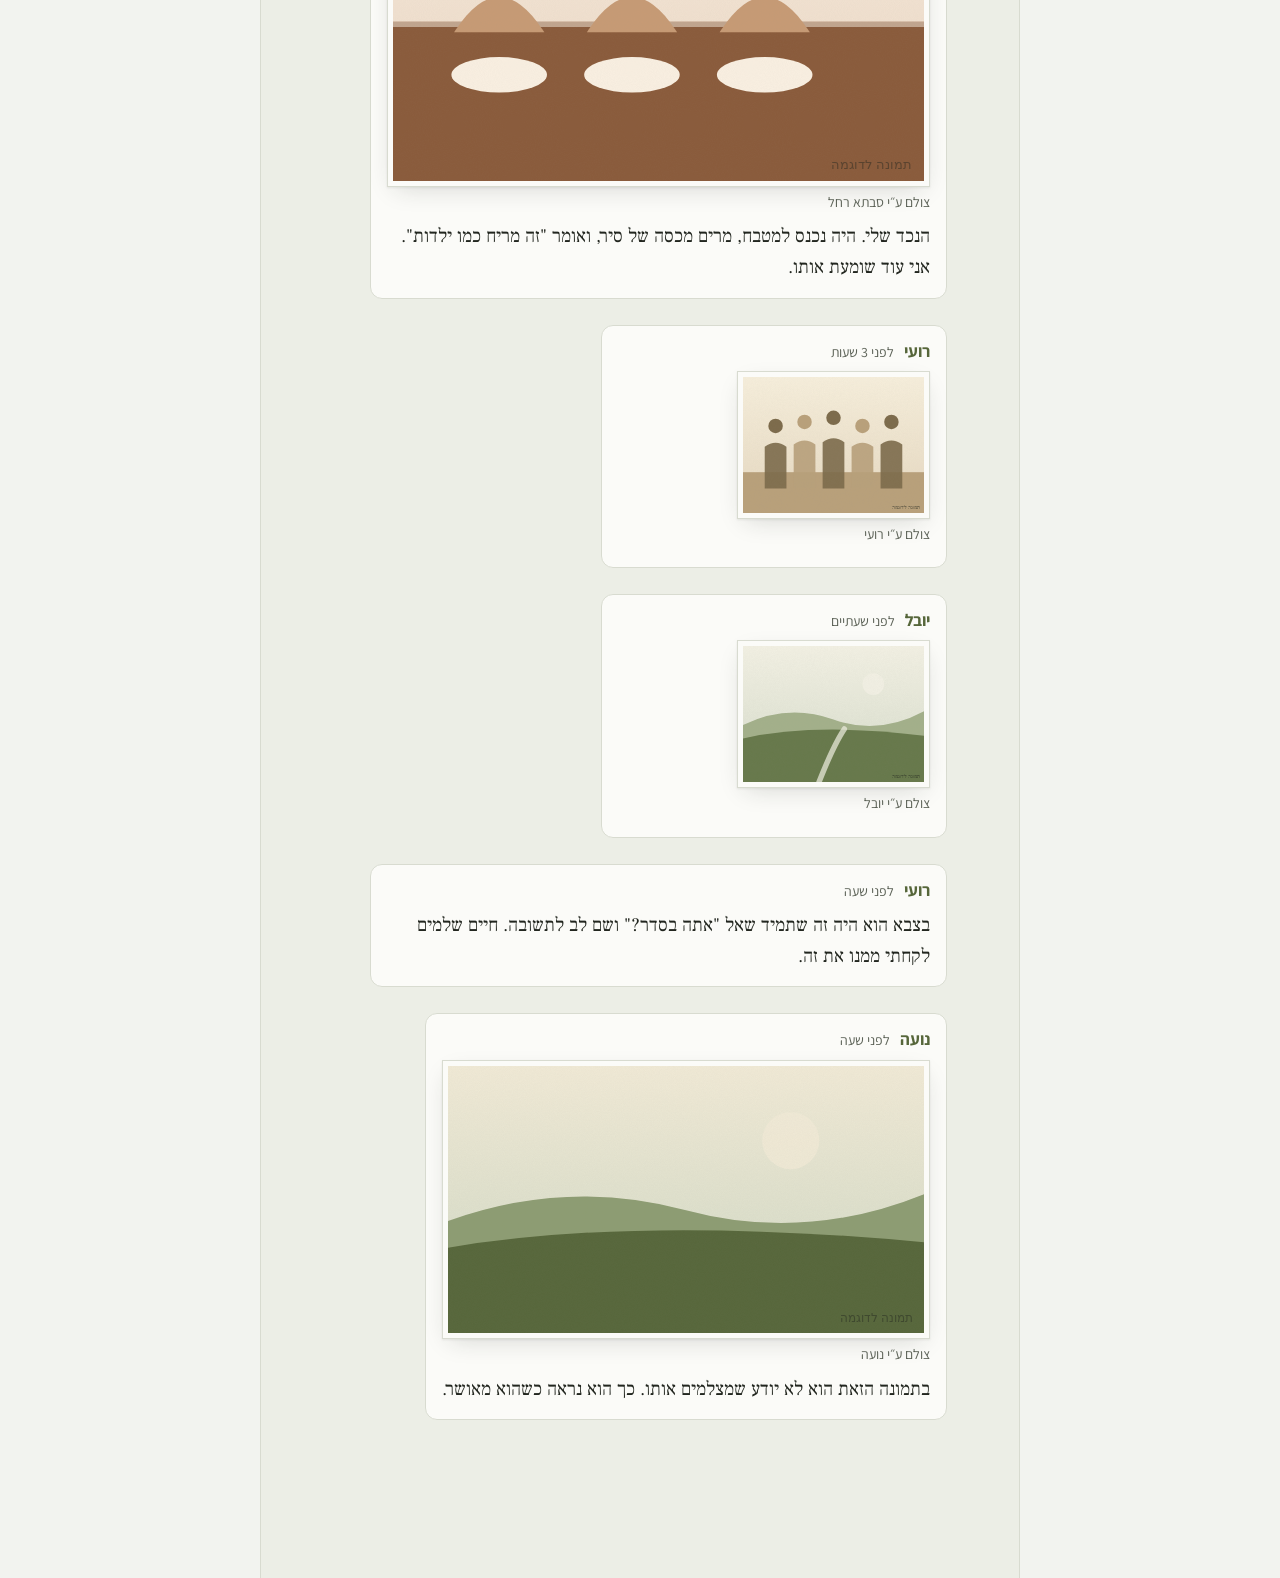
<file: 04-the-conversation.html>
<!doctype html>
<html lang="he" dir="rtl">
<head>
<meta charset="utf-8">
<meta name="viewport" content="width=device-width, initial-scale=1">
<title>אופיר · שיחה</title>
<link rel="preconnect" href="https://fonts.googleapis.com">
<link rel="preconnect" href="https://fonts.gstatic.com" crossorigin>
<link href="https://fonts.googleapis.com/css2?family=Assistant:wght@400;600;700&family=Frank+Ruhl+Libre:wght@400;500;700&display=swap" rel="stylesheet">
<link rel="stylesheet" href="shared/tokens.css">
<style>
:root { --w: 760px; --ch: 0px; --amber-ink: #86500F; --modebar-h: 40px; }
@media (prefers-color-scheme: dark) { :root:not([data-theme="light"]) { --amber-ink: #E2A95E; } }
body { overflow-wrap: anywhere; }
@media (min-width: 900px) { body[data-mode="album"] { --w: 980px; } }
.shell { max-width: var(--w); margin-inline: auto; background: var(--chat-bg); min-height: 100vh;
  border-inline: 1px solid var(--line); padding-block-end: calc(var(--ch) + var(--modebar-h) + 28px); transition: max-width .6s var(--ease); }
button { background: none; border: 0; padding: 0; }
.serif { font-family: var(--font-serif); }

/* header */
.head { display: flex; gap: 14px; align-items: center; padding: 22px var(--gutter) 14px; }
.head .paper { width: 52px; flex: none; }
.head h1 { font: 500 28px/1.15 var(--font-serif); margin: 0; }
.head p { margin: 2px 0 0; color: var(--muted); font-size: 16px; line-height: 1.45; }
.head bdi { color: var(--muted); }

/* sticky bar */
.bar { position: sticky; top: 0; z-index: 20; background: var(--chat-bg); border-block-end: 1px solid var(--line);
  padding: 8px var(--gutter); display: flex; align-items: center; justify-content: space-between; gap: 10px; min-height: 60px; }
.seg { display: inline-flex; background: var(--bg); border: 1px solid var(--line); border-radius: 999px; padding: 3px; }
.seg button { min-height: 44px; padding-inline: 20px; border-radius: 999px; font-size: 17px; font-weight: 600; color: var(--muted); transition: background .5s var(--ease), color .5s var(--ease); }
.seg button[aria-pressed="true"] { background: var(--olive); color: #fff; }
@media (prefers-color-scheme: dark) { :root:not([data-theme="light"]) .seg button[aria-pressed="true"] { color: #161915; } }
.bar .quiet { color: var(--muted); font-size: 15px; }
.pubbar { display: flex; width: 100%; justify-content: space-between; align-items: center; gap: 10px; }
.adminbar { display: none; width: 100%; justify-content: space-between; align-items: center; gap: 12px; flex-wrap: wrap; }
.adminbar p { margin: 0; font-size: 18px; font-weight: 600; }
body[data-view="admin"] .adminbar { display: flex; }
body[data-view="admin"] .pubbar { display: none; }

/* pills */
.pill { display: inline-flex; align-items: center; justify-content: center; gap: 8px; min-height: 48px; padding-inline: 22px; border-radius: 999px;
  border: 1.5px solid var(--olive); color: var(--olive); font-weight: 700; font-size: 18px; background: transparent; }
.pill.solid { background: var(--olive); color: #fff; }
@media (prefers-color-scheme: dark) { :root:not([data-theme="light"]) .pill.solid { color: #161915; } }
.pill:hover { background: var(--olive-soft); } .pill.solid:hover { filter: brightness(1.08); background: var(--olive); }

/* prints */
.paper { background: var(--surface); border: 1px solid var(--line); padding: 5px; box-shadow: var(--shadow-print); }
.paper img { width: 100%; height: auto; }
.ph { margin: 0; min-width: 0; }
.ph figcaption { font-size: 14px; color: var(--muted); margin-block-start: 6px; line-height: 1.3; white-space: nowrap; overflow: hidden; text-overflow: ellipsis; }
.stack { display: flex; flex-direction: column; gap: 14px; }
.stack .ph { width: min(100%, calc(66vh * var(--r))); }
.cluster { display: flex; gap: 10px; align-items: flex-start; }
.cluster .ph { flex: var(--r) 1 0; }
.cluster.one .ph { flex: none; width: min(62%, calc(46vh * var(--r))); }

/* stream */
.stream { padding: 22px var(--gutter) 8px; display: flex; flex-direction: column; gap: 22px; transition: opacity .3s ease; }
.stream.fading { opacity: .2; }
@keyframes settle { from { opacity: .3; transform: translateY(10px); } to { opacity: 1; transform: none; } }
.stream.anim > * { animation: settle .8s var(--ease) both; animation-delay: calc(var(--i, 0) * 80ms); }
.msg { display: flex; flex-direction: column; align-items: flex-start; gap: 10px; }
.msg.fam, .msg.me { align-items: flex-end; }
.bub { background: var(--surface); border: 1px solid var(--line); border-radius: 12px; padding: 12px 16px 14px; max-width: min(94%, 600px); min-width: 0; transition: background 1.2s ease; }
.msg.fam .bub { background: var(--olive-soft); border-color: transparent; }
.msg.flash .bub { background: var(--olive-soft); }
.msg.pend .bub { background: transparent; border: 1.5px dashed var(--olive); }
.who { display: flex; align-items: baseline; gap: 10px; margin-block-end: 6px; }
.nm { font-weight: 700; color: var(--olive); font-size: 17px; }
.msg.fam .nm { color: var(--amber-ink); }
.tm { font-size: 14px; color: var(--muted); }
.bub .stack, .bub .cluster { margin-block-end: 10px; }
.tx { margin: 0; font: 400 19px/1.65 var(--font-serif); max-width: 34em; }
.wait { margin: 10px 0 0; font-size: 15px; font-weight: 600; color: var(--amber-ink); }
.pinslot { padding-block-end: 22px; border-block-end: 1px solid var(--line); display: flex; flex-direction: column; gap: 12px; }
.pinslot h2 { margin: 0; font: 500 19px/1.3 var(--font-serif); color: var(--olive); }

/* album */
.album { column-count: 2; column-gap: 18px; padding: 22px var(--gutter) 8px; }
.album .al { display: block; width: 100%; text-align: start; break-inside: avoid; margin-block-end: 20px; }
.album .al .paper { transition: transform .5s var(--ease); }
.album .al:hover .paper { transform: translateY(-2px); }
.album .al.pend .paper { background: transparent; border: 1.5px dashed var(--olive); box-shadow: none; }
.album .al .w { font-size: 14px; color: var(--amber-ink); font-weight: 600; }
.album.anim > * { animation: settle .9s var(--ease) both; animation-delay: calc(var(--i, 0) * 70ms); }

/* admin */
.decide { display: grid; grid-template-columns: 1fr 1fr; gap: 12px; margin-block-start: 12px; width: min(100%, 600px); }
.bigbtn { min-height: 60px; border-radius: 999px; font-size: 20px; font-weight: 700; padding-inline: 14px; border: 2px solid var(--olive); }
.bigbtn.yes { background: var(--olive); color: #fff; }
@media (prefers-color-scheme: dark) { :root:not([data-theme="light"]) .bigbtn.yes { color: #161915; } }
.bigbtn.no { background: transparent; color: var(--ink); border-color: var(--muted); }
.hint { margin: 8px 0 0; font-size: 16px; color: var(--muted); }
.adm { display: flex; flex-wrap: wrap; gap: 10px; align-items: center; margin-block-start: 6px; width: min(100%, 600px); }
.adm .pill { min-height: 52px; font-size: 18px; }
.adm .cur { font-size: 16px; color: var(--muted); }
.hiddenlist { padding-block-start: 10px; border-block-start: 1px solid var(--line); }
.hiddenlist h2 { font: 500 21px/1.3 var(--font-serif); margin: 14px 0 8px; }
.hiddenlist .row { display: flex; align-items: center; justify-content: space-between; gap: 12px; padding-block: 10px; font-size: 18px; }
.hiddenlist .row span { min-width: 0; }
.hiddenlist p { margin: 0; color: var(--muted); font-size: 18px; }

/* composer */
.composer { position: fixed; inset-inline: 0; bottom: var(--modebar-h); margin-inline: auto; width: min(100%, var(--w)); z-index: 30;
  background: var(--surface); border-block-start: 1px solid var(--line); box-shadow: 0 -10px 30px -18px rgba(34,38,31,.35);
  max-height: 66vh; overflow-y: auto; transition: width .6s var(--ease); }
body[data-view="admin"] .composer { display: none; }
.c-in { padding: 12px var(--gutter) 14px; }
@media (max-width: 899px) { .c-in { padding-inline: 14px; } }
.row1 { display: flex; gap: 10px; align-items: flex-end; }
.cam { flex: none; min-height: 52px; padding-inline: 18px; border-radius: 999px; background: var(--olive-soft); color: var(--olive); border: 1.5px solid var(--olive); display: inline-flex; align-items: center; gap: 8px; font-weight: 700; font-size: 17px; }
.cam:hover { background: var(--olive); color: #fff; }
.cam svg { width: 26px; height: 26px; }
.field { flex: 1; min-width: 0; }
textarea, input.nmi { width: 100%; font: 400 18px/1.5 var(--font-ui); color: var(--ink); background: var(--bg); border: 1.5px solid var(--line); border-radius: 12px; padding: 12px 14px; resize: none; }
textarea { min-height: 52px; max-height: 140px; display: block; font-family: var(--font-serif); font-size: 19px; }
textarea:focus, input.nmi:focus { outline: 3px solid var(--olive); outline-offset: 1px; border-color: var(--olive); }
.open-only { display: none; }
.composer.open .open-only { display: block; }
.tray { display: flex; gap: 12px; overflow-x: auto; padding: 4px 2px 12px; align-items: flex-start; }
.pv { position: relative; flex: none; height: 78px; aspect-ratio: var(--r); }
.pv .paper { height: 100%; padding: 4px; }
.pv img { height: 100%; width: 100%; object-fit: contain; }
.pv .rm { position: absolute; inset-block-end: 8px; inset-inline-end: 8px; min-height: 36px; padding-inline: 12px; border-radius: 999px; background: var(--surface); border: 1px solid var(--line); font-size: 15px; font-weight: 600; }
.pv .rm::after { content: ""; position: absolute; inset: -6px; }
.pv .paper { transition: opacity .4s ease; }
.cnt { font-size: 15px; color: var(--muted); margin: 0 0 4px; }
.lbl { display: block; font-weight: 700; font-size: 17px; margin-block-end: 6px; }
.lbl small { font-weight: 400; color: var(--muted); font-size: 15px; }
.err { margin: 6px 0 0; color: #9B3B22; font-size: 16px; font-weight: 600; }
@media (prefers-color-scheme: dark) { :root:not([data-theme="light"]) .err { color: #F0A58F; } }
.known { display: flex; align-items: center; gap: 10px; flex-wrap: wrap; font-size: 17px; margin-block: 10px; }
.known .lnk { text-decoration: underline; color: var(--olive); font-weight: 600; min-height: 44px; padding-inline: 6px; }
.note { margin: 8px 0 0; padding: 6px 14px; border-radius: 12px; background: var(--amber-soft); color: var(--amber-ink); font-size: 16px; font-weight: 600; }
@media (prefers-color-scheme: dark) { :root:not([data-theme="light"]) .note { color: var(--amber); } }
.sendrow { margin-block-start: 10px; }
.sendrow .pill { width: 100%; min-height: 56px; font-size: 20px; }
.thanks { display: none; padding-block: 8px 4px; text-align: start; }
.composer.done .thanks { display: block; }
.composer.done .form { display: none; }
.thanks p { margin: 0 0 12px; }
.thanks .big { font: 500 26px/1.3 var(--font-serif); }
.thanks .btns { display: flex; gap: 10px; flex-wrap: wrap; }

/* design-mode switch (not part of the product) */
.dview { position: fixed; inset-inline: 0; bottom: 0; height: var(--modebar-h); z-index: 50; background: var(--bg); border-block-start: 1px dashed var(--muted);
  display: flex; align-items: center; justify-content: center; gap: 4px; font-size: 14px; color: var(--muted); }
.dview button { min-height: 32px; padding-inline: 14px; border-radius: 6px; font-size: 14px; color: var(--muted); }
.dview button[aria-pressed="true"] { color: var(--ink); background: var(--line); font-weight: 700; }

/* toast */
.toast { position: fixed; inset-inline: 0; margin-inline: auto; bottom: calc(var(--modebar-h) + 14px); width: min(calc(100% - 24px), 480px); z-index: 60;
  background: var(--ink); color: var(--bg); border-radius: 12px; padding: 10px 12px 10px 16px; display: flex; align-items: center; justify-content: space-between; gap: 12px;
  font-size: 18px; opacity: 0; pointer-events: none; transform: translateY(8px); transition: opacity .4s ease, transform .5s var(--ease); }
.toast.on { opacity: 1; pointer-events: auto; transform: none; }
.toast button { min-height: 48px; padding-inline: 20px; border-radius: 999px; background: var(--bg); color: var(--ink); font-weight: 700; font-size: 18px; flex: none; }
.sr { position: absolute; width: 1px; height: 1px; overflow: hidden; clip-path: inset(50%); }
@media (min-width: 900px) { .stream { gap: 26px; } .head h1 { font-size: 32px; } }
</style>
</head>
<body data-view="site" data-mode="chat">

<div class="shell">
  <header class="head">
    <div class="paper"><img id="portrait" alt="אופיר (תמונה לדוגמה)"></div>
    <div>
      <h1>אופיר</h1>
      <p><bdi dir="ltr">19XX – 20XX</bdi> · אח, חבר, בן אדם שידע להקשיב.</p>
    </div>
  </header>

  <div class="bar" id="bar">
    <div class="pubbar">
      <div class="seg" role="group" aria-label="צורת הצפייה">
        <button type="button" data-mode="chat" aria-pressed="true">שיחה</button>
        <button type="button" data-mode="album" aria-pressed="false">רק תמונות</button>
      </div>
      <span class="quiet" id="count"></span>
    </div>
    <div class="adminbar">
      <p id="adminmsg"></p>
      <button type="button" class="pill solid" id="nextwait">להמשיך להודעה הבאה</button>
    </div>
  </div>

  <main id="stream" class="stream" aria-live="polite"></main>
</div>

<section class="composer" id="composer" aria-label="לשתף זיכרון">
  <div class="c-in">
    <div class="thanks" role="status">
      <p class="big">קיבלנו. תודה ששיתפתם.</p>
      <p>המשפחה תעבור על זה ותאשר. עד אז זה מופיע בשיחה רק לך, מסומן בקו מקווקו.</p>
      <div class="btns"><button type="button" class="pill solid" id="more">להוסיף עוד</button><button type="button" class="pill" id="closeThanks">לסגור</button></div>
    </div>
    <div class="form">
      <div class="open-only">
        <p class="cnt" id="cnt" hidden></p>
        <div class="tray" id="tray" hidden></div>
      </div>
      <div class="row1">
        <button type="button" class="cam" id="camBtn">
          <svg viewBox="0 0 24 24" fill="none" stroke="currentColor" stroke-width="1.7" stroke-linecap="round" stroke-linejoin="round" aria-hidden="true"><path d="M3.5 8.5a1.5 1.5 0 0 1 1.5-1.5h2.2l1.3-2h7l1.3 2H19a1.5 1.5 0 0 1 1.5 1.5v9A1.5 1.5 0 0 1 19 19H5a1.5 1.5 0 0 1-1.5-1.5z"/><circle cx="12" cy="13" r="3.6"/></svg>
          <span>תמונות</span>
        </button>
        <input type="file" id="pick" class="sr" multiple accept="image/*" tabindex="-1" aria-label="בחירת תמונות מהמכשיר">
        <div class="field"><label for="txt" class="sr">מה אתם זוכרים?</label><textarea id="txt" rows="1" dir="auto" placeholder="מה אתם זוכרים?"></textarea></div>
      </div>
      <div class="open-only" id="whoWrap">
        <div id="whoNew" style="margin-block-start:12px">
          <label class="lbl" for="nm">השם שלכם <small>(חובה, כדי שהמשפחה תדע ממי)</small></label>
          <input class="nmi" id="nm" dir="auto" autocomplete="name" aria-required="true" aria-describedby="nmErr" placeholder="למשל: דנה">
        </div>
        <div class="known" id="whoKnown" hidden>
          <span>שולחים בשם <strong id="knownName" dir="auto"></strong></span>
          <button type="button" class="lnk" id="changeName">לשנות שם</button>
        </div>
        <p class="err" id="nmErr" role="alert" hidden></p>
        <p class="note">המשפחה מאשרת לפני שזה מופיע באתר. תמונות ומילים אפשר לשלוח גם לחוד.</p>
        <div class="sendrow"><button type="button" class="pill solid" id="send">לשלוח למשפחה</button></div>
      </div>
    </div>
  </div>
</section>

<div class="toast" id="toast" role="status"><span id="toastMsg"></span><button type="button" id="undo">ביטול</button></div>

<nav class="dview" aria-label="תצוגת עיצוב">
  <span>תצוגת עיצוב:</span>
  <button type="button" data-view="site" aria-pressed="true">אתר</button>
  <button type="button" data-view="contrib" aria-pressed="false">תרומה</button>
  <button type="button" data-view="admin" aria-pressed="false">ניהול</button>
</nav>

<script src="shared/data.js"></script>
<script src="shared/photos.js"></script>
<script>
(function () {
  var O = window.OFIR, C = O.copy;
  var $ = function (s, r) { return (r || document).querySelector(s); };
  var esc = function (s) { return String(s).replace(/[&<>"]/g, function (c) { return { '&': '&amp;', '<': '&lt;', '>': '&gt;', '"': '&quot;' }[c]; }); };
  var reduce = window.matchMedia('(prefers-reduced-motion: reduce)').matches;
  function P(id) { var p = O.byId(id); return { src: p.src, ratio: p.ratio, by: p.by, alt: p.caption + ' (תמונה לדוגמה)' }; }

  $('#portrait').src = O.byId('p01').src;
  $('#portrait').style.aspectRatio = '4 / 5';

  /* ---- data ---- */
  var M = {}; O.messages.forEach(function (m) { M[m.id] = { id: m.id, name: m.name, time: m.time, text: m.text, family: !!m.family, photos: m.photo ? [P(m.photo)] : [], status: 'approved' }; });
  function X(id, name, time, ph) { return { id: id, name: name, time: time, text: '', photos: [P(ph)], status: 'approved' }; }
  O.queue.forEach(function (q) { M[q.id] = { id: q.id, name: q.name, time: q.time, text: q.text, photos: q.photos.map(P), status: 'waiting' }; });
  M.x1 = X('x1', 'איתי', 'אתמול', 'p08'); M.x2 = X('x2', 'איתי', 'אתמול', 'p11');
  M.x3 = X('x3', 'רועי', 'לפני 3 שעות', 'p05'); M.x4 = X('x4', 'יובל', 'לפני שעתיים', 'p03');
  var items = ['m1', 'm2', 'm3', 'x1', 'x2', 'q-4', 'm4', 'x3', 'q-3', 'x4', 'm5', 'q-2', 'm6', 'q-1'].map(function (k) { return M[k]; });
  var pinnedId = 'm1', view = 'site', mode = 'chat', uid = 0;
  var name = '', editingName = false, tray = [];
  try { name = localStorage.getItem('ofir-name') || ''; } catch (e) {}

  /* ---- rendering ---- */
  function photoFig(p, extra) {
    return '<figure class="ph" style="--r:' + p.ratio + '"><div class="paper"><img src="' + p.src + '" alt="' + esc(p.alt) + '" style="aspect-ratio:' + p.ratio + '" loading="lazy"></div>' +
      '<figcaption>צולם ע״י <span dir="auto">' + esc(p.by) + '</span></figcaption></figure>';
  }
  function isBig(m) { return m.big === undefined ? !!m.text : m.big; }
  function photosHTML(m) {
    if (!m.photos.length) return '';
    if (isBig(m)) return '<div class="stack">' + m.photos.map(photoFig).join('') + '</div>';
    return '<div class="cluster' + (m.photos.length === 1 ? ' one' : '') + '">' + m.photos.map(photoFig).join('') + '</div>';
  }
  function controls(m, ctx) {
    if (ctx !== 'admin') return '';
    if (m.status === 'waiting' || m.status === 'mine') {
      return '<div class="decide"><button type="button" class="bigbtn yes" data-act="approve" data-id="' + m.id + '">' + C.show + '</button>' +
        '<button type="button" class="bigbtn no" data-act="hide" data-id="' + m.id + '">' + C.hide + '</button></div>' +
        '<p class="hint">מי ששלח לא יקבל על כך הודעה.</p>';
    }
    var h = '<div class="adm">';
    if (m.photos.length) h += '<button type="button" class="pill" data-act="big" data-id="' + m.id + '">' + (isBig(m) ? 'להציג רגיל' : 'להציג בגדול') + '</button>';
    h += m.id === pinnedId ? '<button type="button" class="pill" data-act="unpin" data-id="' + m.id + '">להסיר הצמדה</button>' : '<button type="button" class="pill" data-act="pin" data-id="' + m.id + '">להצמיד למעלה</button>';
    h += '<button type="button" class="pill" data-act="hide" data-id="' + m.id + '">להסתיר מהאתר</button>';
    if (m.photos.length) h += '<span class="cur">כרגע: ' + (isBig(m) ? 'גדולה' : 'רגילה') + '</span>';
    return h + '</div>';
  }
  function msgHTML(m, ctx) {
    var pend = m.status === 'waiting' || m.status === 'mine';
    var cls = 'msg' + (m.family ? ' fam' : '') + (m.status === 'mine' ? ' me' : '') + (pend ? ' pend' : '');
    var waitTxt = ctx === 'admin' ? 'ממתין להחלטה שלכם' : C.waiting;
    return '<article class="' + cls + '" id="msg-' + m.id + '"><div class="bub"><header class="who"><span class="nm" dir="auto">' + esc(m.name) + '</span><span class="tm">' + esc(m.time) + '</span></header>' +
      photosHTML(m) + (m.text ? '<p class="tx" dir="auto">' + esc(m.text) + '</p>' : '') +
      (pend ? '<p class="wait">' + waitTxt + '</p>' : '') + '</div>' + controls(m, ctx) + '</article>';
  }
  function group(list) {
    var out = [];
    list.forEach(function (m) {
      var po = m.status === 'approved' && !m.text && m.photos.length && !isBig(m) && !m.family;
      var last = out[out.length - 1];
      if (po && last && last._po && last.name === m.name) last.photos = last.photos.concat(m.photos);
      else out.push(Object.assign({}, m, { _po: po }));
    });
    return out;
  }
  function stagger(el) { Array.prototype.forEach.call(el.children, function (c, i) { c.style.setProperty('--i', Math.min(i, 6)); }); }

  function render(anim) {
    var s = $('#stream'), html = '';
    var pubCount = 0;
    items.forEach(function (m) { if (m.status === 'approved') pubCount += m.photos.length; });
    $('#count').textContent = pubCount + ' תמונות';
    if (view === 'admin') {
      var pin = items.filter(function (m) { return m.id === pinnedId && m.status === 'approved'; })[0];
      if (pin) html += '<section class="pinslot"><h2>הדבר שהמשפחה רוצה שיקראו קודם</h2>' + msgHTML(pin, 'admin') + '</section>';
      items.forEach(function (m) { if (m !== pin && m.status !== 'hidden') html += msgHTML(m, 'admin'); });
      var hid = items.filter(function (m) { return m.status === 'hidden'; });
      html += '<section class="hiddenlist"><h2>לא מוצגים באתר</h2>' + (hid.length ? hid.map(function (m) {
        return '<div class="row"><span dir="auto">' + esc(m.name) + (m.text ? ' · ' + esc(m.text.slice(0, 28)) + '…' : ' · ' + m.photos.length + ' תמונות') + '</span><button type="button" class="pill" data-act="restore" data-id="' + m.id + '">להחזיר לאתר</button></div>';
      }).join('') : '<p>כרגע אין כאלה.</p>') + '</section>';
      var n = items.filter(function (m) { return m.status === 'waiting' || m.status === 'mine'; }).length;
      $('#adminmsg').textContent = n ? 'יש ' + n + ' הודעות שמחכות להחלטה שלכם' : 'אין מה שמחכה לכם. תודה.';
      $('#nextwait').style.display = n ? '' : 'none';
      s.className = 'stream' + (anim ? ' anim' : '');
    } else {
      var vis = items.filter(function (m) { return m.status === 'approved' || m.status === 'mine'; });
      var pn = vis.filter(function (m) { return m.id === pinnedId && m.status === 'approved'; })[0];
      var rest = vis.filter(function (m) { return m !== pn; });
      if (mode === 'album') {
        var all = (pn ? [pn] : []).concat(rest), al = '';
        all.forEach(function (m) {
          m.photos.forEach(function (p) {
            var pend = m.status === 'mine';
            al += '<button type="button" class="al' + (pend ? ' pend' : '') + '" data-goto="' + m.id + '" aria-label="לפתוח את ההודעה בשיחה"><figure class="ph" style="--r:' + p.ratio + '"><div class="paper"><img src="' + p.src + '" alt="' + esc(p.alt) + '" style="aspect-ratio:' + p.ratio + '" loading="lazy"></div>' +
              '<figcaption style="white-space:normal">צולם ע״י <span dir="auto">' + esc(p.by) + '</span>' + (pend ? '<br><span class="w">ממתין לאישור המשפחה · רק את/ה רואה</span>' : '') + '</figcaption></figure></button>';
          });
        });
        s.className = 'album' + (anim ? ' anim' : '');
        html = al;
      } else {
        if (pn) html += '<section class="pinslot"><h2>הדבר שהמשפחה רוצה שיקראו קודם</h2>' + msgHTML(pn, 'pub') + '</section>';
        group(rest).forEach(function (m) { html += msgHTML(m, 'pub'); });
        s.className = 'stream' + (anim ? ' anim' : '');
      }
    }
    s.innerHTML = html;
    if (anim) stagger(s);
  }

  /* ---- mode (chat / album) ---- */
  function setMode(m, instant) {
    mode = m; document.body.dataset.mode = m;
    document.querySelectorAll('.seg button').forEach(function (b) { b.setAttribute('aria-pressed', b.dataset.mode === m); });
    var s = $('#stream');
    if (instant || reduce) { render(true); return; }
    s.classList.add('fading');
    setTimeout(function () { render(true); s.classList.remove('fading'); }, 260);
  }
  document.querySelectorAll('.seg button').forEach(function (b) { b.addEventListener('click', function () { if (view === 'admin') return; setMode(b.dataset.mode); window.scrollTo({ top: 0 }); }); });

  /* ---- view switch ---- */
  var comp = $('#composer');
  function setView(v) {
    view = v; document.body.dataset.view = v;
    document.querySelectorAll('.dview button').forEach(function (b) { b.setAttribute('aria-pressed', b.dataset.view === v); });
    comp.classList.remove('done');
    tray = tray.filter(function (t) { return !t.demo; });
    if (v !== 'site') mode = 'chat';
    document.body.dataset.mode = mode;
    document.querySelectorAll('.seg button').forEach(function (b) { b.setAttribute('aria-pressed', b.dataset.mode === mode); });
    if (v === 'contrib') {
      editingName = true; $('#nm').value = '';
      tray = [{ src: O.scene('sea', 3, 2, 1), ratio: 1.5, by: '', demo: true }, { src: O.scene('hills', 4, 3, 4), ratio: 4 / 3, by: '', demo: true }, { src: O.scene('portrait', 4, 5, 3), ratio: .8, by: '', demo: true }];
      openComposer();
    } else { closeComposer(); }
    render(true); drawTray(); fit();
    if (v === 'contrib') window.scrollTo({ top: document.documentElement.scrollHeight, behavior: reduce ? 'auto' : 'smooth' }); else window.scrollTo({ top: 0 });
  }
  document.querySelectorAll('.dview button').forEach(function (b) { b.addEventListener('click', function () { setView(b.dataset.view); }); });

  /* ---- composer ---- */
  function openComposer() { comp.classList.add('open'); updateWho(); fit(); }
  function closeComposer() { comp.classList.remove('open'); fit(); }
  function updateWho() {
    var known = name && !editingName;
    $('#whoNew').hidden = known; $('#whoKnown').hidden = !known;
    $('#knownName').textContent = name;
  }
  function drawTray() {
    var t = $('#tray'), c = $('#cnt');
    t.hidden = !tray.length; c.hidden = !tray.length;
    c.textContent = tray.length === 1 ? 'תמונה אחת מוכנה' : tray.length + ' תמונות מוכנות';
    t.innerHTML = tray.map(function (p, i) {
      return '<div class="pv" style="--r:' + p.ratio + '"><div class="paper"><img src="' + p.src + '" alt="תצוגה מקדימה של התמונה שבחרתם"></div><button type="button" class="rm" data-i="' + i + '">הסרה</button></div>';
    }).join('');
    fit();
  }
  $('#tray').addEventListener('click', function (e) { var b = e.target.closest('.rm'); if (!b) return; tray.splice(+b.dataset.i, 1); drawTray(); });
  $('#camBtn').addEventListener('click', function () { $('#pick').click(); });
  $('#pick').addEventListener('change', function (e) {
    var files = Array.prototype.slice.call(e.target.files || []);
    if (!files.length) return;
    tray = tray.filter(function (t) { return !t.demo; });
    files.forEach(function (f) {
      var item = { src: URL.createObjectURL(f), ratio: 1.5, by: '' };
      tray.push(item);
      var im = new Image(); im.onload = function () { if (im.naturalWidth) { item.ratio = im.naturalWidth / im.naturalHeight; drawTray(); } }; im.src = item.src;
    });
    comp.classList.remove('done'); openComposer(); drawTray(); e.target.value = '';
  });
  var txt = $('#txt');
  function autosize() { txt.style.height = 'auto'; txt.style.height = Math.min(txt.scrollHeight, 140) + 'px'; fit(); }
  txt.addEventListener('input', autosize);
  txt.addEventListener('focus', function () { openComposer(); });
  $('#changeName').addEventListener('click', function () { editingName = true; updateWho(); $('#nm').value = name; $('#nm').focus(); });
  $('#nm').addEventListener('input', function () { $('#nmErr').hidden = true; });

  function fit() { document.documentElement.style.setProperty('--ch', (view === 'admin' ? 0 : comp.offsetHeight) + 'px'); }
  if (window.ResizeObserver) new ResizeObserver(fit).observe(comp);
  window.addEventListener('resize', fit);

  function send() {
    var nm = ($('#whoNew').hidden ? name : $('#nm').value.trim());
    var words = txt.value.trim(), err = $('#nmErr');
    if (!nm) { err.textContent = 'נשמח לדעת מי אתם, כדי שהמשפחה תדע ממי זה.'; err.hidden = false; $('#nm').focus(); return; }
    if (!tray.length && !words) { err.textContent = 'בחרו תמונה או כתבו מילה, ואז נשלח.'; err.hidden = false; txt.focus(); return; }
    err.hidden = true;
    name = nm; editingName = false;
    try { localStorage.setItem('ofir-name', name); } catch (e) {}
    items.push({ id: 'u' + (++uid), name: nm, time: 'עכשיו', text: words, photos: tray.map(function (t) { return { src: t.src, ratio: t.ratio, by: nm, alt: 'תמונה ששיתפתם' }; }), status: 'mine' });
    tray = []; txt.value = ''; autosize(); drawTray();
    comp.classList.add('done'); updateWho();
    var wasAlbum = mode === 'album'; if (wasAlbum) { mode = 'chat'; document.body.dataset.mode = 'chat'; document.querySelectorAll('.seg button').forEach(function (b) { b.setAttribute('aria-pressed', b.dataset.mode === 'chat'); }); }
    render(false); fit();
    var el = $('#msg-u' + uid); if (el) { el.classList.add('flash'); setTimeout(function () { el.classList.remove('flash'); }, 2200); el.scrollIntoView({ block: 'center', behavior: reduce ? 'auto' : 'smooth' }); }
  }
  $('#send').addEventListener('click', send);
  $('#more').addEventListener('click', function () { comp.classList.remove('done'); openComposer(); $('#camBtn').focus(); });
  $('#closeThanks').addEventListener('click', function () { comp.classList.remove('done'); closeComposer(); });

  /* ---- album -> chat ---- */
  $('#stream').addEventListener('click', function (e) {
    var g = e.target.closest('[data-goto]');
    if (g) {
      var id = g.dataset.goto; mode = 'chat'; document.body.dataset.mode = 'chat';
      document.querySelectorAll('.seg button').forEach(function (b) { b.setAttribute('aria-pressed', b.dataset.mode === 'chat'); });
      var s = $('#stream'); s.classList.add('fading');
      setTimeout(function () {
        render(false); s.classList.remove('fading');
        var el = document.getElementById('msg-' + id);
        if (!el) { var gm = items.filter(function (m) { return m.id === id; })[0]; }
        if (el) { el.scrollIntoView({ block: 'center' }); el.classList.add('flash'); setTimeout(function () { el.classList.remove('flash'); }, 1800); }
      }, reduce ? 0 : 260);
      return;
    }
    var b = e.target.closest('[data-act]'); if (!b) return;
    act(b.dataset.act, b.dataset.id);
  });

  /* ---- admin actions with undo ---- */
  var snap = null, tt = null;
  function toast(msg) {
    $('#toastMsg').textContent = msg; $('#toast').classList.add('on');
    clearTimeout(tt); tt = setTimeout(function () { $('#toast').classList.remove('on'); snap = null; }, 5000);
  }
  function act(a, id) {
    var m = items.filter(function (x) { return x.id === id; })[0]; if (!m) return;
    snap = { items: items.map(function (x) { return Object.assign({}, x); }), pinnedId: pinnedId };
    var msg = '';
    if (a === 'approve') { m.status = 'approved'; msg = 'ההודעה של ' + m.name + ' מוצגת באתר'; }
    if (a === 'hide') { m.status = 'hidden'; if (pinnedId === id) pinnedId = null; msg = 'ההודעה של ' + m.name + ' לא תוצג באתר'; }
    if (a === 'restore') { m.status = 'approved'; msg = 'ההודעה של ' + m.name + ' חזרה לאתר'; }
    if (a === 'big') { m.big = !isBig(m); msg = isBig(m) ? 'התמונה תוצג בגדול' : 'התמונה תוצג רגיל'; }
    if (a === 'pin') { pinnedId = id; msg = 'ההודעה של ' + m.name + ' הוצמדה למעלה'; }
    if (a === 'unpin') { pinnedId = null; msg = 'ההצמדה הוסרה'; }
    var y = window.scrollY; render(false); window.scrollTo({ top: y });
    toast(msg);
  }
  $('#undo').addEventListener('click', function () {
    if (!snap) return;
    items = snap.items; pinnedId = snap.pinnedId; snap = null;
    $('#toast').classList.remove('on'); clearTimeout(tt);
    var y = window.scrollY; render(false); window.scrollTo({ top: y });
  });
  $('#nextwait').addEventListener('click', function () {
    var el = document.querySelector('.msg.pend'); if (el) el.scrollIntoView({ block: 'center', behavior: reduce ? 'auto' : 'smooth' });
  });

  setView('site');
})();
</script>
</body>
</html>
</file>
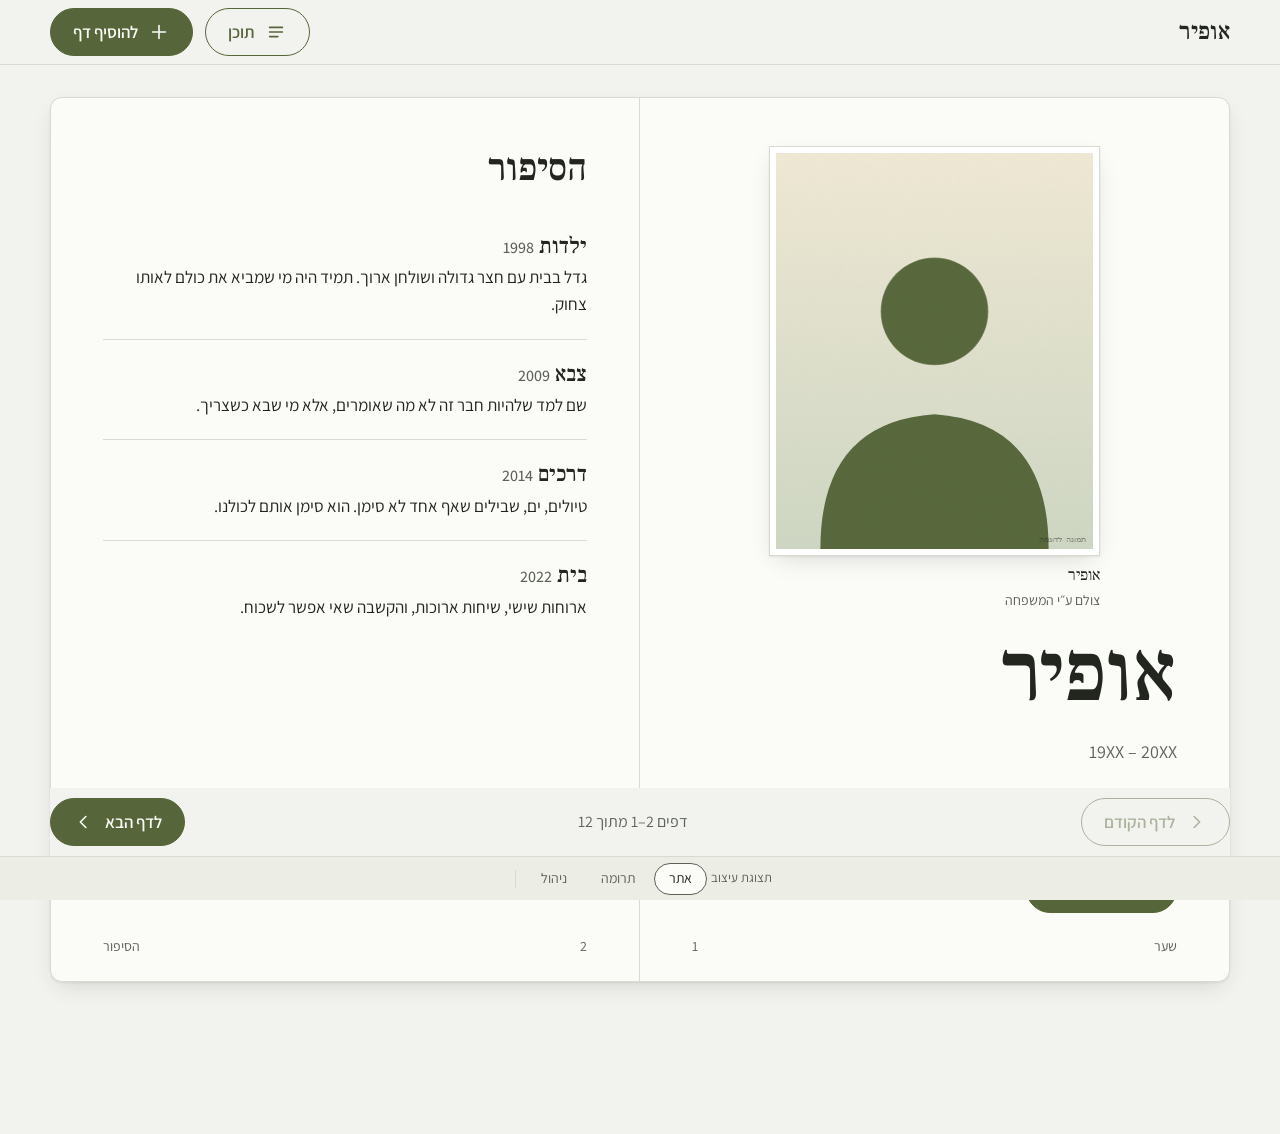
<file: 05-open-book.html>
<!doctype html>
<html lang="he" dir="rtl">
<head>
<meta charset="utf-8">
<meta name="viewport" content="width=device-width, initial-scale=1">
<title>אופיר · ספר פתוח</title>
<link rel="preconnect" href="https://fonts.googleapis.com">
<link rel="preconnect" href="https://fonts.gstatic.com" crossorigin>
<link href="https://fonts.googleapis.com/css2?family=Assistant:wght@400;600;700&family=Frank+Ruhl+Libre:wght@400;500;700&display=swap" rel="stylesheet">
<link rel="stylesheet" href="shared/tokens.css">
<style>
  body { padding-block-end: 44px; }
  .vh { position: absolute; inline-size: 1px; block-size: 1px; overflow: hidden; clip-path: inset(50%); white-space: nowrap; }
  .serif { font-family: var(--font-serif); }
  svg.i { inline-size: 22px; block-size: 22px; flex: none; fill: none; stroke: currentColor; stroke-width: 1.75; stroke-linecap: round; stroke-linejoin: round; }

  /* ---------- buttons ---------- */
  .pill { display: inline-flex; align-items: center; justify-content: center; gap: 10px; min-block-size: 48px; padding-inline: 22px; border-radius: 999px; border: 1.5px solid var(--olive); background: transparent; color: var(--olive); font: 600 17px/1.2 var(--font-ui); text-decoration: none; cursor: pointer; transition: background .3s var(--ease), color .3s var(--ease); }
  .pill:hover { background: var(--olive-soft); }
  .pill.solid { background: var(--olive); color: var(--surface); }
  .pill.solid:hover { background: var(--olive); filter: brightness(1.08); }
  .pill[aria-disabled="true"], .pill:disabled { opacity: .45; cursor: default; pointer-events: none; }
  .pill.plain { border-color: transparent; color: var(--muted); }
  .pill.big { min-block-size: 64px; font-size: 20px; font-weight: 700; padding-inline: 32px; }

  /* ---------- header ---------- */
  .top { position: sticky; inset-block-start: 0; z-index: 20; background: var(--bg); border-block-end: 1px solid var(--line); }
  .top-in { max-inline-size: 1180px; margin-inline: auto; padding: 8px var(--gutter); display: flex; align-items: center; gap: 12px; }
  @media (min-width: 900px) { .top-in { padding-inline: 0; } }
  .brand { font: 500 24px/1 var(--font-serif); margin-inline-end: auto; }
  .contents { max-inline-size: 1180px; margin-inline: auto; padding-inline: var(--gutter); overflow: hidden; max-block-size: 0; transition: max-block-size .5s var(--ease); }
  @media (min-width: 900px) { .contents { padding-inline: 0; } }
  .contents.open { max-block-size: 80px; }
  .chips { display: flex; gap: 8px; overflow-x: auto; padding-block: 4px 12px; scrollbar-width: thin; }
  .chip { flex: none; min-block-size: 44px; padding-inline: 18px; border-radius: 999px; border: 1px solid var(--line); background: var(--surface); font: 400 16px/1 var(--font-ui); }
  .chip[aria-current="true"] { border-color: var(--olive); background: var(--olive-soft); font-weight: 600; }

  /* ---------- the book ---------- */
  main { max-inline-size: 1180px; margin-inline: auto; padding: 20px var(--gutter) 24px; }
  @media (min-width: 900px) { main { padding-inline: 0; padding-block-start: 32px; } }
  .spread { display: grid; grid-template-columns: minmax(0, 1fr); background: var(--surface); border: 1px solid var(--line); border-radius: 12px; overflow: hidden; box-shadow: var(--shadow-print); transition: opacity .6s var(--ease), transform .6s var(--ease); }
  @media (min-width: 900px) { .spread { grid-template-columns: minmax(0, 1fr) minmax(0, 1fr); } .page + .page { border-inline-start: 1px solid var(--line); } }
  .spread.out { opacity: 0; transition-duration: .25s; }
  .spread.pre { opacity: 0; transform: translateX(var(--dx, 10px)); transition: none; }
  .page { position: relative; display: flex; flex-direction: column; padding: 28px 22px 18px; min-block-size: 520px; }
  @media (min-width: 900px) { .page { padding: 48px 52px 24px; min-block-size: 700px; } }
  .page.blank { background: transparent; }
  .page.is-waiting::before { content: ""; position: absolute; inset: 10px; border: 2px dashed var(--amber); border-radius: 4px; pointer-events: none; }
  .body { flex: 1; display: flex; flex-direction: column; gap: 20px; }
  .body.center { justify-content: center; }
  .foot { display: flex; justify-content: space-between; align-items: center; padding-block-start: 22px; font-size: 14px; color: var(--muted); }
  .page[data-side="left"] .foot { flex-direction: row-reverse; }
  .waitpill { align-self: flex-start; display: inline-flex; align-items: center; gap: 8px; padding: 8px 16px; border-radius: 999px; background: var(--amber-soft); color: var(--ink); font-size: 15px; font-weight: 600; }
  .waitpill svg { color: var(--amber); inline-size: 18px; block-size: 18px; }

  /* prints */
  .print { margin: 0 auto; inline-size: min(100%, calc(var(--h, min(42vh, 400px)) * var(--r))); }
  .mat { background: #fff; padding: 6px; border: 1px solid var(--line); box-shadow: var(--shadow-print); }
  @media (prefers-color-scheme: dark) { :root:not([data-theme="light"]) .mat { background: var(--surface); } }
  .mat img { inline-size: 100%; block-size: auto; }
  .print figcaption { display: flex; flex-direction: column; gap: 2px; margin-block-start: 8px; font-size: 14px; line-height: 1.45; color: var(--muted); }
  .print .cap { color: var(--ink); font-family: var(--font-serif); font-size: 16px; }
  .wide .print { --h: min(60vh, 600px); }
  .pair-row { display: flex; gap: 14px; align-items: flex-start; }
  .pair-row .print { flex: var(--r) 1 0; inline-size: auto; min-inline-size: 0; margin: 0; }
  .extras { display: flex; flex-wrap: wrap; gap: 12px; justify-content: center; }
  .extras .print { --h: 96px; margin: 0; }
  .masonry { column-count: 2; column-gap: 14px; }
  .masonry .print { inline-size: 100%; break-inside: avoid; margin: 0 0 14px; }
  .fade-in { animation: fin .7s var(--ease) both; }
  @keyframes fin { from { opacity: 0; } to { opacity: 1; } }

  /* words */
  .quote { margin: 0; font: 400 clamp(20px, 2.1vw, 24px)/1.7 var(--font-serif); max-inline-size: 30em; text-wrap: pretty; }
  .words .quote { font-size: clamp(26px, 3vw, 34px); line-height: 1.55; }
  .attr { margin: 0; font-size: 16px; color: var(--muted); }
  .attr b { color: var(--olive); font-weight: 600; }

  /* cover + story */
  .cover .print { --h: min(46vh, 440px); }
  .cover h1 { margin: 0; font: 500 clamp(52px, 8vw, 84px)/1.05 var(--font-serif); }
  .dates { color: var(--muted); font-size: 18px; }
  .bio { margin: 0; font-size: 18px; max-inline-size: 26em; }
  .story h2, .compose h2, .thanks h2 { margin: 0; font: 500 clamp(30px, 3.4vw, 38px)/1.2 var(--font-serif); }
  .chap-list { list-style: none; margin: 0; padding: 0; }
  .chap-list li { padding-block: 20px; border-block-end: 1px solid var(--line); }
  .chap-list li:last-child { border: 0; }
  .chap-list h3 { margin: 0 0 4px; font: 500 22px/1.3 var(--font-serif); }
  .chap-list h3 bdi { color: var(--muted); font-family: var(--font-ui); font-size: 16px; margin-inline-start: 8px; }
  .chap-list p { margin: 0; font-size: 17px; }

  /* composer */
  .compose .lede { margin: 0; color: var(--muted); font-size: 18px; max-inline-size: 28em; }
  .drop { display: flex; flex-direction: column; align-items: center; justify-content: center; gap: 10px; min-block-size: 190px; padding: 24px; border: 2px dashed var(--olive); border-radius: 12px; background: var(--olive-soft); color: var(--ink); text-align: center; cursor: pointer; transition: background .3s var(--ease); }
  .drop:hover { background: var(--bg); }
  .drop svg { inline-size: 40px; block-size: 40px; color: var(--olive); }
  .drop b { font: 700 22px/1.2 var(--font-ui); color: var(--olive); }
  .drop span { font-size: 16px; color: var(--muted); }
  .ptools { display: flex; flex-wrap: wrap; gap: 8px 16px; align-items: center; justify-content: center; margin-block-start: 6px; }
  .link { background: none; border: 0; min-block-size: 48px; padding-inline: 8px; color: var(--muted); text-decoration: underline; text-underline-offset: 4px; font-size: 16px; }
  .field { display: flex; flex-direction: column; gap: 6px; }
  .field > label { font-weight: 600; font-size: 16px; }
  .field > label small { font-weight: 400; color: var(--muted); font-size: 15px; }
  .name-in, .words-in { inline-size: 100%; border: 0; border-block-end: 1.5px dashed var(--muted); background: transparent; color: var(--ink); padding: 8px 2px; border-radius: 0; }
  .name-in { font: 500 22px/1.4 var(--font-serif); min-block-size: 48px; }
  .words-in { font: 400 21px/1.7 var(--font-serif); min-block-size: 140px; resize: vertical; }
  .name-in:focus, .words-in:focus { outline: none; border-block-end: 2px solid var(--olive); }
  .name-in::placeholder, .words-in::placeholder { color: var(--muted); opacity: 1; }
  [aria-invalid="true"] { border-block-end-color: var(--amber) !important; }
  .err { margin: 0; color: var(--ink); font-size: 16px; display: none; background: var(--amber-soft); padding: 8px 14px; border-radius: 10px; }
  .err.on { display: block; }
  .note { margin: 0; padding: 12px 16px; border-radius: 10px; background: var(--amber-soft); color: var(--ink); font-size: 16px; }
  .compose .pill.big { align-self: stretch; }
  @media (min-width: 900px) { .compose .pill.big { align-self: flex-start; } }
  .thanks { display: flex; flex-direction: column; gap: 16px; }
  .thanks:focus { outline: none; }
  .thanks p { margin: 0; font-size: 18px; max-inline-size: 28em; }
  .thanks .row { display: flex; flex-wrap: wrap; gap: 12px; }

  /* nav */
  .nav { position: sticky; inset-block-end: 44px; z-index: 10; display: flex; align-items: center; gap: 12px; margin-block-start: 16px; padding-block: 10px; background: var(--bg); }
  .nav .count { flex: 1; text-align: center; color: var(--muted); font-size: 16px; }
  @media (max-width: 430px) { .nav .pill { padding-inline: 14px; } .nav .count { font-size: 14px; } }

  /* ---------- design bar & toast ---------- */
  .dbar { position: fixed; inset-inline: 0; inset-block-end: 0; z-index: 50; block-size: 44px; display: flex; align-items: center; justify-content: center; gap: 4px; background: var(--chat-bg); border-block-start: 1px solid var(--line); font-size: 13px; color: var(--muted); }
  .dbar button { min-block-size: 32px; padding-inline: 14px; border-radius: 999px; border: 1px solid transparent; background: transparent; font-size: 14px; color: var(--muted); }
  .dbar button[aria-pressed="true"] { border-color: var(--muted); color: var(--ink); background: var(--surface); }
  .dbar .sep { inline-size: 1px; block-size: 18px; background: var(--line); margin-inline: 6px; }
  .toast { position: fixed; inset-inline: 16px; inset-block-end: 60px; z-index: 60; max-inline-size: 460px; margin-inline: auto; display: none; align-items: center; gap: 14px; padding: 14px 14px 16px 14px; padding-inline-start: 20px; border-radius: 12px; background: var(--ink); color: var(--bg); font-size: 18px; overflow: hidden; }
  .toast.on { display: flex; animation: fin .5s var(--ease) both; }
  .toast span { flex: 1; }
  .toast button { min-block-size: 48px; padding-inline: 22px; border-radius: 999px; border: 1.5px solid var(--bg); background: transparent; color: var(--bg); font: 700 18px/1 var(--font-ui); }
  .toast i { position: absolute; inset-inline: 0; inset-block-end: 0; block-size: 3px; background: var(--bg); opacity: .6; transform-origin: right; animation: run 5s linear forwards; }
  @keyframes run { from { transform: scaleX(1); } to { transform: scaleX(0); } }

  /* ---------- admin ---------- */
  #admin { max-inline-size: 1120px; margin-inline: auto; padding: 24px var(--gutter) 48px; }
  @media (min-width: 900px) { #admin { padding-inline: 0; } }
  .a-title { margin: 0 0 16px; font: 500 34px/1.2 var(--font-serif); }
  .tabs { display: flex; gap: 10px; margin-block-end: 28px; flex-wrap: wrap; }
  .tabs .pill { font-size: 18px; min-block-size: 56px; }
  .tabs .pill[aria-pressed="true"] { background: var(--olive); color: var(--surface); }
  .ed { display: grid; gap: 28px; grid-template-columns: minmax(0, 1fr); }
  .ed > * { min-inline-size: 0; }
  @media (min-width: 900px) {
    .ed { grid-template-columns: minmax(0, 500px) minmax(0, 1fr); column-gap: 64px; grid-template-areas: "sum prev" "tpl prev" "dec prev"; align-items: start; }
    .ed .sum { grid-area: sum; } .ed .tpl { grid-area: tpl; } .ed .dec { grid-area: dec; }
    .ed .pv { grid-area: prev; position: sticky; inset-block-start: 84px; }
  }
  .ed h2 { margin: 0 0 6px; font: 500 28px/1.3 var(--font-serif); }
  .ed h2:focus { outline: none; }
  .meta { margin: 0 0 14px; color: var(--muted); font-size: 18px; }
  .sum .thumbs { display: flex; flex-wrap: wrap; gap: 12px; margin-block-end: 14px; }
  .sum .thumbs .print { --h: 120px; margin: 0; }
  .sum .words-t { margin: 0; font-size: 20px; line-height: 1.6; max-inline-size: 30em; }
  .tpl h3, .pv h3 { margin: 0 0 12px; font: 700 20px/1.3 var(--font-ui); }
  .tiles { display: grid; grid-template-columns: 1fr 1fr; gap: 12px; }
  .tile { position: relative; display: flex; flex-direction: column; align-items: center; justify-content: flex-end; gap: 8px; min-block-size: 168px; padding: 12px; border: 1.5px solid var(--line); border-radius: 12px; background: var(--surface); cursor: pointer; text-align: center; }
  .tile svg { inline-size: 72px; block-size: 90px; fill: none; stroke: var(--muted); stroke-width: 2; stroke-linecap: round; stroke-linejoin: round; }
  .tile b { font-size: 19px; font-weight: 700; }
  .tile small { color: var(--muted); font-size: 15px; min-block-size: 20px; }
  .tile:has(input:checked) { border: 2px solid var(--olive); background: var(--olive-soft); }
  .tile:has(input:checked) svg { stroke: var(--olive); }
  .tile:has(input:focus-visible) { outline: 3px solid var(--olive); outline-offset: 3px; }
  .tile:has(input:disabled) { opacity: .55; cursor: default; }
  .tile input { position: absolute; opacity: 0; inset: 0; margin: 0; cursor: inherit; }
  .dec { display: flex; flex-direction: column; gap: 12px; }
  @media (min-width: 560px) { .dec.two { flex-direction: row; flex-wrap: wrap; } .dec.two .big { flex: 1 1 200px; } }
  .pvframe { background: var(--surface); border: 1px solid var(--line); box-shadow: var(--shadow-print); }
  .pvframe .page { min-block-size: 480px; padding: 28px 24px 16px; }
  .pv p.cap2 { margin: 10px 0 0; color: var(--muted); font-size: 16px; }
  .rows { list-style: none; margin: 0; padding: 0; }
  .rows li { display: flex; align-items: center; gap: 16px; padding-block: 16px; border-block-end: 1px solid var(--line); }
  .rows .th { flex: none; inline-size: 88px; display: flex; justify-content: center; }
  .rows .th .print { --h: 64px; margin: 0; }
  .rows .th .print .mat { padding: 3px; }
  .rows .tx { flex: 1; min-inline-size: 0; font-size: 18px; }
  .rows .tx b { display: block; }
  .rows .tx span { display: block; color: var(--muted); white-space: nowrap; overflow: hidden; text-overflow: ellipsis; }
  .rows .pill { font-size: 17px; }
  @media (max-width: 520px) { .rows li { flex-wrap: wrap; } .rows .pill { inline-size: 100%; } }
  .empty { font: 400 24px/1.6 var(--font-serif); max-inline-size: 24em; }
</style>
</head>
<body>

<svg width="0" height="0" style="position:absolute" aria-hidden="true">
  <symbol id="i-plus" viewBox="0 0 24 24"><path d="M12 5v14M5 12h14"/></symbol>
  <symbol id="i-next" viewBox="0 0 24 24"><path d="M14 6l-6 6 6 6"/></symbol>
  <symbol id="i-prev" viewBox="0 0 24 24"><path d="M10 6l6 6-6 6"/></symbol>
  <symbol id="i-clock" viewBox="0 0 24 24"><circle cx="12" cy="12" r="8.5"/><path d="M12 7.5V12l3 2"/></symbol>
  <symbol id="i-img" viewBox="0 0 24 24"><rect x="3.5" y="5" width="17" height="14" rx="1.5"/><circle cx="9" cy="10" r="1.6"/><path d="M4 17l5-4.5 3.5 3 3-2.5 4.5 4"/></symbol>
  <symbol id="i-list" viewBox="0 0 24 24"><path d="M5 7h14M5 12h14M5 17h9"/></symbol>
</svg>

<header class="top" id="top">
  <div class="top-in">
    <span class="brand">אופיר</span>
    <button class="pill" id="tocBtn" type="button" aria-expanded="false" aria-controls="toc"><svg class="i"><use href="#i-list"/></svg>תוכן</button>
    <button class="pill solid" type="button" data-act="compose"><svg class="i"><use href="#i-plus"/></svg>להוסיף דף</button>
  </div>
  <nav class="contents" id="toc" aria-label="תוכן הספר"><div class="chips" id="chips"></div></nav>
</header>

<div id="site">
  <main>
    <div class="spread" id="spread" aria-live="off"></div>
    <div class="nav" id="nav">
      <button class="pill" type="button" data-act="prev" id="prevBtn"><svg class="i"><use href="#i-prev"/></svg>לדף הקודם</button>
      <div class="count" id="count"></div>
      <button class="pill solid" type="button" data-act="next" id="nextBtn">לדף הבא<svg class="i"><use href="#i-next"/></svg></button>
    </div>
  </main>
</div>

<div id="admin" hidden></div>

<p class="vh" id="announce" role="status"></p>
<input class="vh" type="file" id="file" multiple accept="image/*" tabindex="-1">

<div class="toast" id="toast" role="status"><span id="toastMsg"></span><button type="button" id="toastUndo">לבטל</button><i></i></div>

<div class="dbar" role="group" aria-label="תצוגת עיצוב">
  <span>תצוגת עיצוב</span>
  <button type="button" data-mode="site" aria-pressed="true">אתר</button>
  <button type="button" data-mode="contribute" aria-pressed="false">תרומה</button>
  <button type="button" data-mode="admin" aria-pressed="false">ניהול</button>
  <span class="sep"></span>
  <button type="button" id="demoFill" hidden>למלא דוגמה</button>
</div>

<script src="shared/data.js"></script>
<script src="shared/photos.js"></script>
<script>
(function () {
  'use strict';
  var O = window.OFIR, C = O.copy;
  var $ = function (s, r) { return (r || document).querySelector(s); };
  var esc = function (s) { return String(s == null ? '' : s).replace(/[&<>"]/g, function (c) { return { '&': '&amp;', '<': '&lt;', '>': '&gt;', '"': '&quot;' }[c]; }); };
  var desk = window.matchMedia('(min-width: 900px)');
  var reduce = window.matchMedia('(prefers-reduced-motion: reduce)');
  var icon = function (n) { return '<svg class="i" aria-hidden="true"><use href="#i-' + n + '"/></svg>'; };

  /* ---------- data ---------- */
  function ph(id, name) {
    var p = O.byId(id), q = id.charAt(0) === 'q';
    return { src: p.src, ratio: p.ratio, by: name || p.by, caption: q ? '' : p.caption, alt: q ? 'תמונה שנשלחה לספר' : p.caption };
  }
  var seq = 0, qoMax = 0;
  function mk(o) { seq++; var d = { id: 'i' + seq, status: 'approved', order: seq * 10, photos: [], text: '', name: '', chapter: '', layout: 'big' }; for (var k in o) d[k] = o[k]; return d; }
  function autoLayout(photos, text) {
    var n = photos.length;
    if (!n) return 'words';
    if (n === 1) return photos[0].ratio >= 1.5 ? 'wide' : 'big';
    return n === 2 ? 'pair' : 'grid';
  }
  var M = {}; O.messages.forEach(function (m) { M[m.id] = m; });
  var items = [
    mk({ chapter: 'ילדות', layout: 'pair', photos: [ph('p07'), ph('p11')], name: 'המשפחה', text: 'בן שש, בלי נעליים. והחבר׳ה מהשכונה.' }),
    mk({ chapter: 'ילדות', layout: 'big', photos: [ph('p04')], name: M.m4.name, text: M.m4.text }),
    mk({ chapter: 'צבא', layout: 'big', photos: [ph('p05')], name: M.m5.name, text: M.m5.text }),
    mk({ chapter: 'צבא', layout: 'words', name: 'המשפחה', text: O.chapters[1].text }),
    mk({ chapter: 'דרכים', layout: 'big', photos: [ph('p02')], name: M.m1.name, text: M.m1.text }),
    mk({ chapter: 'דרכים', layout: 'wide', photos: [ph('p06')], name: M.m6.name, text: M.m6.text }),
    mk({ chapter: 'דרכים', layout: 'pair', photos: [ph('p03'), ph('p09')], name: M.m2.name, text: M.m2.text }),
    mk({ chapter: 'בית', layout: 'big', photos: [ph('p10')], name: 'המשפחה', text: '' }),
    mk({ chapter: 'בית', layout: 'words', name: M.m3.name, text: M.m3.text })
  ];
  O.queue.forEach(function (q) {
    var photos = q.photos.map(function (id) { return ph(id, q.name); });
    items.push(mk({ status: 'waiting', qo: ++qoMax, chapter: 'עוד זיכרונות', photos: photos, layout: autoLayout(photos, q.text), name: q.name, text: q.text, time: q.time }));
  });
  var orderMax = seq * 10;
  var visible = function (i) { return i.status === 'approved' || (i.status === 'waiting' && i.mine); };

  /* ---------- rendering pieces ---------- */
  function print(p, o) {
    o = o || {};
    var by = o.by !== undefined ? o.by : p.by;
    var cap = p.caption ? '<span class="cap" dir="auto">' + esc(p.caption) + '</span>' : '';
    var cr = by ? '<span class="by">צולם ע״י <bdi>' + esc(by) + '</bdi></span>' : '';
    var fc = (cap || cr || o.extra) ? '<figcaption>' + cap + cr + (o.extra || '') + '</figcaption>' : '';
    return '<figure class="print' + (o.cls ? ' ' + o.cls : '') + '" style="--r:' + p.ratio + '"><div class="mat"><img src="' + p.src + '" alt="' + esc(p.alt || p.caption || 'תמונה מהאלבום') + '" style="aspect-ratio:' + p.ratio + '"></div>' + fc + '</figure>';
  }
  function quote(it, cls) {
    if (!it.text || !it.text.trim()) return '';
    return '<blockquote class="quote" dir="auto">' + esc(it.text) + '</blockquote>' + (it.name ? '<p class="attr">— <b><bdi>' + esc(it.name) + '</bdi></b></p>' : '');
  }
  function extras(list) { return list.length ? '<div class="extras">' + list.map(function (p) { return print(p); }).join('') + '</div>' : ''; }
  function bodyHTML(it, o) {
    o = o || {};
    var P = it.photos, L = it.layout;
    var by = o.by;
    if (L === 'words' || !P.length) {
      return '<div class="body center words">' + quote(it) + '</div>';
    }
    if (L === 'pair' && P.length >= 2) {
      return '<div class="body"><div class="pair-row">' + print(P[0], { by: by }) + print(P[1], { by: by }) + '</div>' + extras(P.slice(2)) + quote(it) + '</div>';
    }
    if (L === 'wide') {
      return '<div class="body wide">' + print(P[0], { by: by }) + extras(P.slice(1)) + quote(it) + '</div>';
    }
    if (L === 'grid') {
      return '<div class="body"><div class="masonry">' + P.map(function (p) { return print(p, { by: by }); }).join('') + '</div>' + quote(it) + '</div>';
    }
    return '<div class="body">' + print(P[0], { by: by }) + extras(P.slice(1)) + quote(it) + '</div>';
  }
  function entryPage(it, n, side, o) {
    o = o || {};
    var wait = !o.preview && it.status === 'waiting';
    return '<article class="page' + (wait ? ' is-waiting' : '') + '" data-side="' + side + '" aria-label="דף ' + n + '">' +
      (wait ? '<p class="waitpill">' + icon('clock') + esc(C.waiting) + '</p>' : '') +
      bodyHTML(it) +
      '<footer class="foot"><span>' + esc(it.chapter) + '</span><span><bdi>' + n + '</bdi></span></footer></article>';
  }

  /* ---------- pages ---------- */
  function entries() { return items.filter(visible).sort(function (a, b) { return a.order - b.order; }); }
  function pages() {
    var arr = [{ t: 'cover' }, { t: 'story' }];
    entries().forEach(function (e) { arr.push({ t: 'entry', it: e }); });
    arr.push({ t: 'compose' });
    return arr;
  }
  function pageHTML(pg, i, side) {
    var n = i + 1;
    if (pg.t === 'entry') return entryPage(pg.it, n, side);
    if (pg.t === 'cover') {
      var p1 = ph('p01', 'המשפחה');
      return '<article class="page cover" data-side="' + side + '" aria-label="שער"><div class="body">' + print(p1) +
        '<h1>' + esc(O.person.name) + '</h1><div class="dates"><bdi dir="ltr">' + esc(O.person.dates) + '</bdi></div><p class="bio" dir="auto">' + esc(O.person.bio) + '</p>' +
        '<div><button class="pill solid" type="button" data-act="next">לפתוח את הספר</button></div></div>' +
        '<footer class="foot"><span>שער</span><span><bdi>' + n + '</bdi></span></footer></article>';
    }
    if (pg.t === 'story') {
      return '<article class="page story" data-side="' + side + '" aria-label="הסיפור"><div class="body"><h2>הסיפור</h2><ul class="chap-list">' +
        O.chapters.map(function (c) { return '<li><h3>' + esc(c.title) + ' <bdi dir="ltr">' + c.year + '</bdi></h3><p>' + esc(c.text) + '</p></li>'; }).join('') +
        '</ul></div><footer class="foot"><span>הסיפור</span><span><bdi>' + n + '</bdi></span></footer></article>';
    }
    return composeHTML(n, side);
  }

  /* ---------- state & navigation ---------- */
  var cur = 0, mode = 'site';
  var cs = { photos: [], name: '', text: '', errName: false, errBody: false, sent: false, last: null, fresh: false };

  function norm(i) { var max = pages().length - 1; i = Math.max(0, Math.min(i, max)); return desk.matches ? i - (i % 2) : i; }
  function render() {
    var P = pages(); cur = norm(cur);
    var step = desk.matches ? 2 : 1, h = '';
    for (var k = 0; k < step; k++) {
      var idx = cur + k, side = k === 0 ? 'right' : 'left';
      h += P[idx] ? pageHTML(P[idx], idx, side) : '<article class="page blank" aria-hidden="true"></article>';
    }
    $('#spread').innerHTML = h;
    if (P[cur].t === 'compose' || (P[cur + 1] && P[cur + 1].t === 'compose')) bindCompose();
    var last = P.length - 1, end = Math.min(cur + step - 1, last);
    $('#count').innerHTML = step === 2 && end > cur ? 'דפים <bdi>' + (cur + 1) + '–' + (end + 1) + '</bdi> מתוך <bdi>' + P.length + '</bdi>' : 'דף <bdi>' + (cur + 1) + '</bdi> מתוך <bdi>' + P.length + '</bdi>';
    $('#prevBtn').setAttribute('aria-disabled', cur <= 0);
    $('#nextBtn').setAttribute('aria-disabled', end >= last);
    $('#announce').textContent = 'דף ' + (cur + 1) + ' מתוך ' + P.length;
    // contents chips
    var seen = {}, chips = [{ l: 'שער', i: 0 }, { l: 'הסיפור', i: 1 }];
    P.forEach(function (pg, i) { if (pg.t === 'entry' && !seen[pg.it.chapter]) { seen[pg.it.chapter] = 1; chips.push({ l: pg.it.chapter, i: i }); } });
    chips.push({ l: 'הדף שלכם', i: P.length - 1 });
    $('#chips').innerHTML = chips.map(function (c, k) {
      var next = chips[k + 1] ? chips[k + 1].i : 1e9, on = cur + step - 1 >= c.i && cur < next;
      return '<button class="chip" type="button" data-go="' + c.i + '"' + (on ? ' aria-current="true"' : '') + '>' + esc(c.l) + '</button>';
    }).join('');
    syncSwitch();
  }
  function onCompose() { var P = pages(), s = desk.matches ? 2 : 1; for (var k = 0; k < s; k++) if (P[cur + k] && P[cur + k].t === 'compose') return true; return false; }
  function go(to, dir) {
    to = norm(to); if (to === cur) return;
    var sp = $('#spread');
    if (reduce.matches) { cur = to; render(); return; }
    sp.style.setProperty('--dx', (dir > 0 ? -10 : 10) + 'px');
    sp.classList.add('out');
    setTimeout(function () {
      cur = to; render();
      sp.classList.remove('out'); sp.classList.add('pre');
      void sp.offsetWidth;
      sp.classList.remove('pre');
      if (!desk.matches) window.scrollTo({ top: 0 });
    }, 250);
  }
  var step = function () { return desk.matches ? 2 : 1; };
  function next() { if (cur + step() < pages().length) go(cur + step(), 1); }
  function prev() { if (cur > 0) go(cur - step(), -1); }
  function toCompose() { go(pages().length - 1, 1); }
  desk.addEventListener('change', function () { render(); });

  /* swipe */
  var tx = null, ty = null;
  var sp0 = $('#spread');
  sp0.addEventListener('touchstart', function (e) { if (e.target.closest('input,textarea,label,button')) { tx = null; return; } tx = e.touches[0].clientX; ty = e.touches[0].clientY; }, { passive: true });
  sp0.addEventListener('touchend', function (e) {
    if (tx == null) return;
    var dx = e.changedTouches[0].clientX - tx, dy = e.changedTouches[0].clientY - ty; tx = null;
    if (Math.abs(dx) > 60 && Math.abs(dx) > Math.abs(dy) * 1.5) { dx > 0 ? next() : prev(); }
  }, { passive: true });
  document.addEventListener('keydown', function (e) {
    if (mode === 'admin' || e.target.closest('input,textarea,select')) return;
    if (e.key === 'ArrowLeft') next(); else if (e.key === 'ArrowRight') prev();
  });

  /* ---------- composer ---------- */
  function composeHTML(n, side) {
    var foot = '<footer class="foot"><span>הדף שלכם</span><span><bdi>' + n + '</bdi></span></footer>';
    if (cs.sent) {
      return '<article class="page compose" data-side="' + side + '" aria-label="הדף שלכם"><div class="body center thanks" id="thanks" tabindex="-1" role="status"><h2>' + esc(C.thanks.replace('ששיתפתם', 'ששיתפתם.').replace('..', '.')) + '</h2>' +
        '<p>המשפחה קוראת ומאשרת לפני שהדף מופיע בספר. עד אז הוא מחכה בספר שלכם, ורק אתם רואים אותו.</p>' +
        '<div class="row"><button class="pill solid big" type="button" data-act="again">להוסיף עוד</button><button class="pill big" type="button" data-act="mine">לראות את הדף שלי</button></div></div>' + foot + '</article>';
    }
    return '<article class="page compose" data-side="' + side + '" aria-label="הדף שלכם"><div class="body">' +
      '<h2>הדף הזה מחכה לכם</h2><p class="lede">אפשר להוסיף תמונה, כמה תמונות, כמה מילים, או את כולם יחד.</p>' +
      '<div id="cphotos"></div>' +
      '<div class="field"><label for="cname">השם שלך <small>(חובה)</small></label><input class="name-in" id="cname" type="text" autocomplete="name" dir="auto" placeholder="איך לכתוב את השם ליד הזיכרון" value="' + esc(cs.name) + '" aria-describedby="ename"><p class="err" id="ename" role="alert">נשמח לדעת מי אתם, כדי שנוכל לכתוב את השם ליד הזיכרון.</p></div>' +
      '<div class="field"><label for="ctext">כמה מילים <small>(לא חובה)</small></label><textarea class="words-in" id="ctext" dir="auto" placeholder="משהו שאתם זוכרים, משהו שהוא אמר, איך זה היה להיות לידו">' + esc(cs.text) + '</textarea><p class="err" id="ebody" role="alert">אפשר לבחור תמונה, או לכתוב כמה מילים, או את שניהם.</p></div>' +
      '<p class="note">המשפחה קוראת ומאשרת לפני שהדף מופיע בספר. עד אז הוא נשאר אצלכם, ורק אתם רואים אותו.</p>' +
      '<button class="pill solid big" type="button" data-act="send">' + esc(C.send) + '</button></div>' + foot + '</article>';
  }
  function bindCompose() {
    if (cs.sent) return;
    var n = $('#cname'), t = $('#ctext');
    if (!n) return;
    n.addEventListener('input', function () { cs.name = n.value; if (n.value.trim()) setErr('name', false); if (cs.photos.length) paintPhotos(false); });
    t.addEventListener('input', function () { cs.text = t.value; if (t.value.trim()) setErr('body', false); });
    paintPhotos(false);
    setErr('name', cs.errName); setErr('body', cs.errBody);
  }
  function setErr(w, on) {
    cs[w === 'name' ? 'errName' : 'errBody'] = on;
    var e = $(w === 'name' ? '#ename' : '#ebody'); if (!e) return;
    e.classList.toggle('on', on);
    var f = $(w === 'name' ? '#cname' : '#ctext'); if (f) f.setAttribute('aria-invalid', on ? 'true' : 'false');
  }
  function paintPhotos(fade) {
    var box = $('#cphotos'); if (!box) return;
    if (!cs.photos.length) {
      box.innerHTML = '<label class="drop" for="file" tabindex="0" role="button" data-pick>' + icon('img') + '<b>לבחור תמונות</b><span>אפשר לבחור כמה בבת אחת, ישר מהטלפון</span></label>';
      return;
    }
    var P = cs.photos, L = autoLayout(P), by = cs.name.trim();
    var fake = { layout: L, photos: P, text: '', name: '' };
    var withRm = P.map(function (p, i) { return Object.assign({}, p, { by: by }); });
    fake.photos = withRm;
    var h = bodyHTML(fake, { by: by }).replace('class="body', 'class="auto');
    box.innerHTML = '<div class="' + (fade ? 'fade-in' : '') + '">' + h + '</div>' +
      '<div class="ptools"><label class="pill" for="file" tabindex="0" role="button" data-pick>' + icon('plus') + 'להוסיף עוד תמונות</label><button class="link" type="button" data-act="clearph">להסיר את התמונות</button></div>';
  }
  $('#file').addEventListener('change', function (e) {
    var files = Array.prototype.slice.call(e.target.files || []);
    e.target.value = '';
    if (!files.length) return;
    Promise.all(files.map(function (f) {
      return new Promise(function (res) {
        var url = URL.createObjectURL(f), im = new Image();
        im.onload = function () { res({ src: url, ratio: (im.naturalWidth / im.naturalHeight) || 1.5, by: '', caption: '', alt: 'תמונה שבחרתם' }); };
        im.onerror = function () { res(null); };
        im.src = url;
      });
    })).then(function (arr) {
      arr.forEach(function (p) { if (p) cs.photos.push(p); });
      setErr('body', false); paintPhotos(true);
    });
  });
  document.addEventListener('keydown', function (e) {
    if ((e.key === 'Enter' || e.key === ' ') && e.target.matches && e.target.matches('[data-pick]')) { e.preventDefault(); $('#file').click(); }
  });
  function send() {
    var name = cs.name.trim(), body = cs.photos.length || cs.text.trim();
    setErr('name', !name); setErr('body', !body);
    if (!name) { $('#cname').focus(); return; }
    if (!body) { $('#ebody').scrollIntoView({ block: 'center' }); return; }
    var photos = cs.photos.map(function (p) { return Object.assign({}, p, { by: name }); });
    var it = mk({ status: 'waiting', mine: true, qo: ++qoMax, order: ++orderMax, chapter: 'עוד זיכרונות', photos: photos, layout: autoLayout(photos), name: name, text: cs.text.trim(), time: 'עכשיו' });
    items.push(it);
    cs.last = it.id; cs.sent = true;
    cs.photos = []; cs.text = ''; // keep name for adding more
    cur = pages().length - 1; render();
    var th = $('#thanks'); if (th) th.focus({ preventScroll: true });
    if (!desk.matches) window.scrollTo({ top: 0 });
  }

  /* ---------- admin ---------- */
  var adm = { tab: 'queue', edit: null };
  var TPL = [
    { k: 'big', l: 'תמונה גדולה', svg: '<rect x="8" y="6" width="56" height="78" rx="2"/><rect x="14" y="12" width="44" height="34"/><path d="M14 56h44M14 64h44M14 72h28"/>' },
    { k: 'pair', l: 'שתי תמונות', svg: '<rect x="8" y="6" width="56" height="78" rx="2"/><rect x="14" y="12" width="20" height="28"/><rect x="38" y="12" width="20" height="28"/><path d="M14 52h44M14 60h30"/>' },
    { k: 'wide', l: 'תמונה רחבה', svg: '<rect x="8" y="6" width="56" height="78" rx="2"/><rect x="11" y="18" width="50" height="28"/><path d="M14 58h44M14 66h44M14 74h28"/>' },
    { k: 'words', l: 'רק מילים', svg: '<rect x="8" y="6" width="56" height="78" rx="2"/><path d="M16 28h40M16 38h40M16 48h40M16 58h24"/>' }
  ];
  function tplCan(it) {
    var n = it.photos.length;
    return { big: [n >= 1, 'אין כאן תמונה'], pair: [n >= 2, 'צריך שתי תמונות'], wide: [n >= 1, 'אין כאן תמונה'], words: [!!(it.text && it.text.trim()), 'אין כאן מילים'] };
  }
  function pageNum(it) { var i = pages().findIndex(function (p) { return p.it === it; }); return i < 0 ? '' : i + 1; }
  function editorHTML(it, from, count) {
    var can = tplCan(it), isQ = from === 'queue';
    var thumbs = it.photos.length ? '<div class="thumbs">' + it.photos.map(function (p) { return print(p, { by: '' }); }).join('') + '</div>' : '';
    var words = it.text ? '<p class="words-t" dir="auto">' + esc(it.text) + '</p>' : '';
    var title = isQ ? 'מ<bdi>' + esc(it.name) + '</bdi>' : 'הדף של <bdi>' + esc(it.name) + '</bdi>';
    var meta = isQ ? '<bdi>' + count.i + '</bdi> מתוך <bdi>' + count.n + '</bdi> ממתינים · ' + esc(it.time || '') : 'כך הדף נראה עכשיו בספר';
    var tiles = TPL.map(function (t) {
      var c = can[t.k];
      return '<label class="tile"><input type="radio" name="tpl" value="' + t.k + '"' + (it.layout === t.k ? ' checked' : '') + (c[0] ? '' : ' disabled') + '><svg aria-hidden="true" viewBox="0 0 72 90">' + t.svg + '</svg><b>' + t.l + '</b><small>' + (c[0] ? '' : c[1]) + '</small></label>';
    }).join('');
    var dec = isQ ?
      '<button class="pill solid big" type="button" data-adm="approve">' + esc(C.show) + '</button><button class="pill big" type="button" data-adm="hide">' + esc(C.hide) + '</button><button class="pill plain" type="button" data-adm="later">להחליט אחר כך</button>' :
      '<button class="pill solid big" type="button" data-adm="done">זה טוב, לחזור לרשימה</button><button class="pill big" type="button" data-adm="remove">להסיר מהספר</button>';
    return '<div class="ed"><section class="sum"><h2 tabindex="-1" id="edTitle">' + title + '</h2><p class="meta">' + meta + '</p>' + thumbs + words + '</section>' +
      '<section class="tpl" role="radiogroup" aria-labelledby="tplH"><h3 id="tplH">איך הדף ייראה בספר?</h3><div class="tiles">' + tiles + '</div></section>' +
      '<section class="pv"><h3>הדף בספר</h3><div class="pvframe" id="pvframe"></div><p class="cap2">כך הדף ייראה. הוא מתעדכן כשבוחרים.</p></section>' +
      '<div class="dec' + (isQ ? '' : ' two') + '">' + dec + '</div></div>';
  }
  function paintPreview(it) {
    var f = $('#pvframe'); if (!f) return;
    var n = pageNum(it) || '';
    f.innerHTML = entryPage(Object.assign({}, it), n || '·', 'right', { preview: true });
    if (!n) f.querySelector('.foot span:last-child').innerHTML = '';
  }
  var qlist = function () { return items.filter(function (i) { return i.status === 'waiting'; }).sort(function (a, b) { return a.qo - b.qo; }); };
  function renderAdmin(focusTitle) {
    var root = $('#admin'), q = qlist(), bk = items.filter(function (i) { return i.status === 'approved'; }).sort(function (a, b) { return a.order - b.order; });
    var h = '<h1 class="a-title">ניהול הספר</h1><div class="tabs"><button class="pill" type="button" data-tab="queue" aria-pressed="' + (adm.tab === 'queue') + '">ממתינים (<bdi>' + q.length + '</bdi>)</button><button class="pill" type="button" data-tab="book" aria-pressed="' + (adm.tab === 'book') + '">מה שבספר (<bdi>' + bk.length + '</bdi>)</button></div>';
    var cur_ = null;
    if (adm.edit) {
      cur_ = items.find(function (i) { return i.id === adm.edit; });
      if (!cur_ || cur_.status !== 'approved') { adm.edit = null; cur_ = null; }
    }
    if (cur_) h += '<button class="pill plain" type="button" data-adm="done" style="margin-block-end:16px">חזרה לרשימה</button>' + editorHTML(cur_, 'book');
    else if (adm.tab === 'queue') {
      if (q.length) { cur_ = q[0]; h += editorHTML(cur_, 'queue', { i: 1, n: q.length }); }
      else h += '<p class="empty">אין כרגע דברים שממתינים. תודה על הזמן שלכם.</p>';
    } else {
      h += '<ul class="rows">' + bk.map(function (it) {
        var th = it.photos.length ? print(it.photos[0], { by: '' }) : '';
        var t = (it.text || (it.photos[0] && it.photos[0].caption) || '').trim();
        return '<li><div class="th">' + th + '</div><div class="tx"><b><bdi>' + esc(it.name || 'המשפחה') + '</bdi></b><span dir="auto">' + esc(t) + '</span></div><button class="pill" type="button" data-edit="' + it.id + '">לשנות את הדף</button></li>';
      }).join('') + '</ul>';
    }
    root.innerHTML = h;
    if (cur_) paintPreview(cur_);
    if (focusTitle) { var t = $('#edTitle'); if (t) t.focus({ preventScroll: true }); }
  }
  $('#admin').addEventListener('change', function (e) {
    if (e.target.name !== 'tpl') return;
    var it = items.find(function (i) { return i.id === (adm.edit || (qlist()[0] || {}).id); });
    if (!it) return; it.layout = e.target.value; paintPreview(it);
  });

  /* toast */
  var tt = null, undoFn = null;
  function toast(msg, undo) {
    var t = $('#toast'); $('#toastMsg').textContent = msg; undoFn = undo;
    t.classList.remove('on'); void t.offsetWidth; t.classList.add('on');
    var bar = t.querySelector('i'); bar.style.animation = 'none'; void bar.offsetWidth; bar.style.animation = '';
    clearTimeout(tt); tt = setTimeout(function () { t.classList.remove('on'); undoFn = null; }, 5000);
  }
  $('#toastUndo').addEventListener('click', function () {
    if (undoFn) undoFn(); undoFn = null; clearTimeout(tt); $('#toast').classList.remove('on');
  });
  function decide(it, status, msg) {
    var prev = { status: it.status, order: it.order, qo: it.qo, chapter: it.chapter };
    it.status = status;
    if (status === 'approved') it.order = ++orderMax;
    toast(msg, function () { Object.assign(it, prev); renderAdmin(true); render(); });
    adm.edit = null; renderAdmin(true); render();
  }
  $('#admin').addEventListener('click', function (e) {
    var tab = e.target.closest('[data-tab]'), ed = e.target.closest('[data-edit]'), a = e.target.closest('[data-adm]');
    if (tab) { adm.tab = tab.dataset.tab; adm.edit = null; renderAdmin(); return; }
    if (ed) { adm.edit = ed.dataset.edit; renderAdmin(true); return; }
    if (!a) return;
    var it = adm.edit ? items.find(function (i) { return i.id === adm.edit; }) : qlist()[0];
    if (!it) return;
    var k = a.dataset.adm;
    if (k === 'approve') decide(it, 'approved', 'הדף נוסף לספר.');
    else if (k === 'hide') decide(it, 'hidden', 'בסדר, זה לא יוצג.');
    else if (k === 'remove') decide(it, 'hidden', 'הדף הוסר מהספר.');
    else if (k === 'later') { it.qo = ++qoMax; renderAdmin(true); }
    else if (k === 'done') { adm.edit = null; renderAdmin(); }
  });

  /* ---------- global events ---------- */
  document.addEventListener('click', function (e) {
    var a = e.target.closest('[data-act]'); if (a) {
      var k = a.dataset.act;
      if (a.getAttribute('aria-disabled') === 'true') return;
      if (k === 'next') next(); else if (k === 'prev') prev();
      else if (k === 'compose') { setMode('contribute'); }
      else if (k === 'send') send();
      else if (k === 'clearph') { cs.photos = []; paintPhotos(false); }
      else if (k === 'again') { cs.sent = false; cs.last = null; render(); var n = $('#cname'); if (n) n.focus({ preventScroll: true }); }
      else if (k === 'mine') { var P = pages(), i = P.findIndex(function (p) { return p.it && p.it.id === cs.last; }); go(i < 0 ? 0 : i, -1); }
      return;
    }
    var g = e.target.closest('[data-go]'); if (g) { go(+g.dataset.go, +g.dataset.go > cur ? 1 : -1); return; }
    var m = e.target.closest('[data-mode]'); if (m) setMode(m.dataset.mode);
  });
  $('#tocBtn').addEventListener('click', function () {
    var o = $('#toc').classList.toggle('open'); this.setAttribute('aria-expanded', o);
  });
  $('#demoFill').addEventListener('click', function () {
    var a = O.byId('p12'), b = O.byId('p03');
    cs.photos = [{ src: a.src, ratio: a.ratio, by: '', caption: '', alt: 'תמונה שבחרתם' }, { src: b.src, ratio: b.ratio, by: '', caption: '', alt: 'תמונה שבחרתם' }];
    if (!cs.name) { cs.name = 'שירה'; var n = $('#cname'); if (n) n.value = cs.name; }
    setErr('body', false); paintPhotos(true);
  });
  function syncSwitch() {
    var m = mode === 'admin' ? 'admin' : (onCompose() ? 'contribute' : 'site');
    document.querySelectorAll('[data-mode]').forEach(function (b) { b.setAttribute('aria-pressed', b.dataset.mode === m); });
    $('#demoFill').hidden = !(m === 'contribute' && !cs.sent);
  }
  function setMode(m) {
    var was = mode;
    mode = m === 'admin' ? 'admin' : 'site';
    if (m === 'site' && was === 'site' && onCompose()) cur = 0;
    var adminOn = mode === 'admin';
    $('#site').hidden = adminOn; $('#admin').hidden = !adminOn; $('#top').hidden = adminOn;
    if (adminOn) { renderAdmin(); window.scrollTo({ top: 0 }); }
    else if (m === 'contribute') { if (onCompose()) { render(); } else { cur = pages().length - 1; render(); } window.scrollTo({ top: 0 }); }
    else render();
    syncSwitch();
  }
  render();
})();
</script>
</body>
</html>
</file>
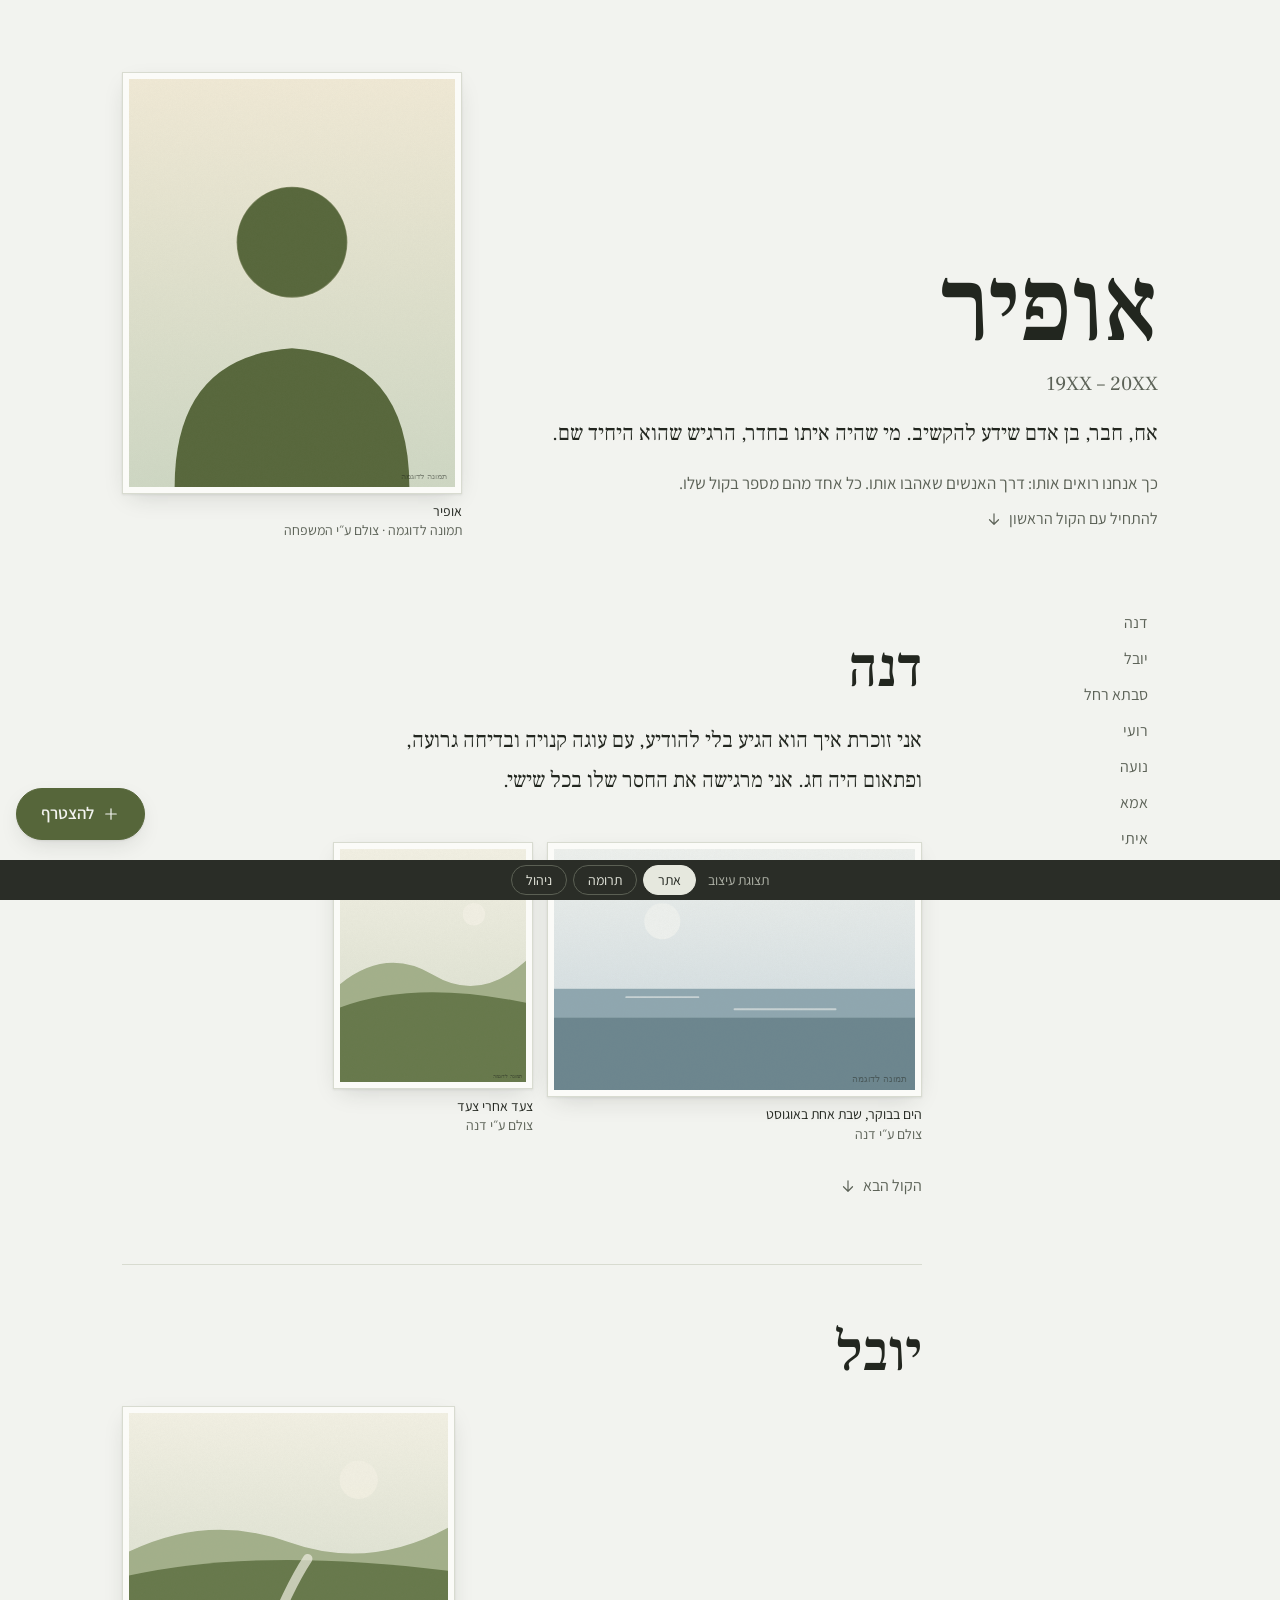
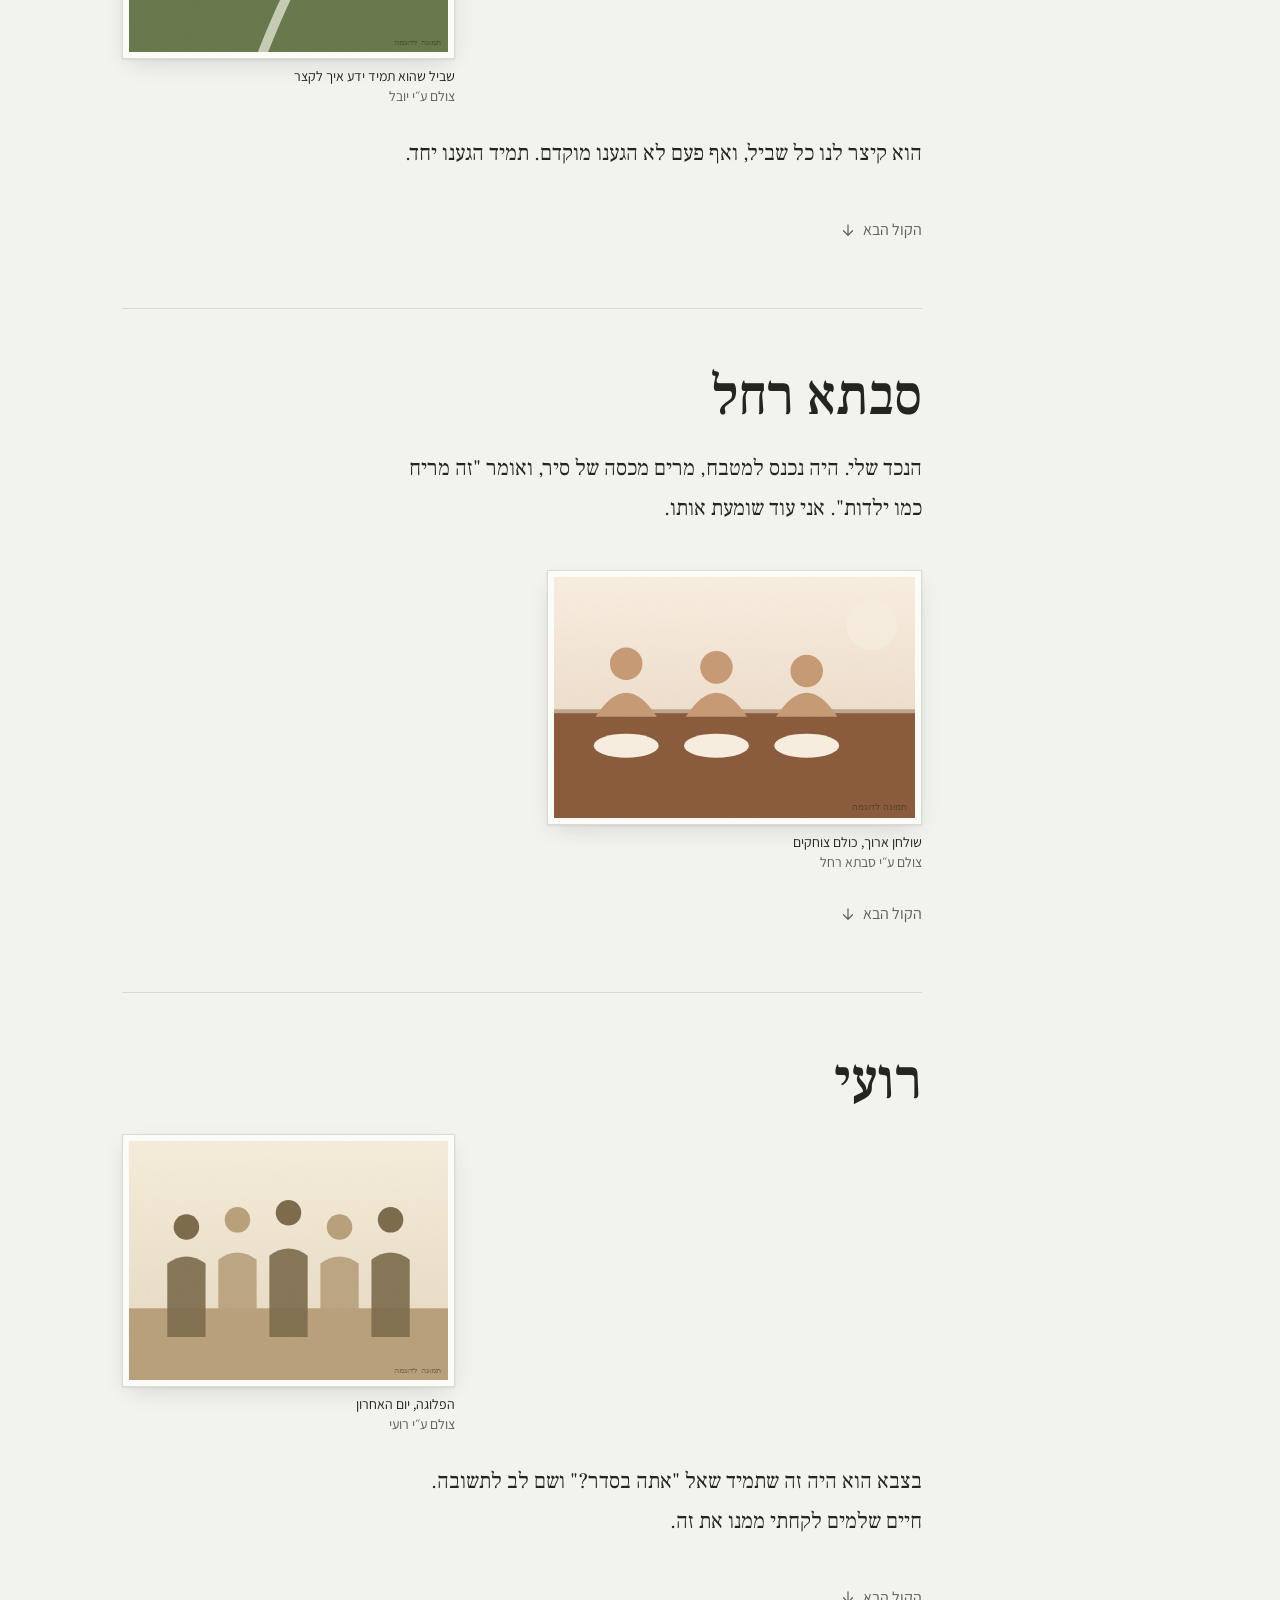
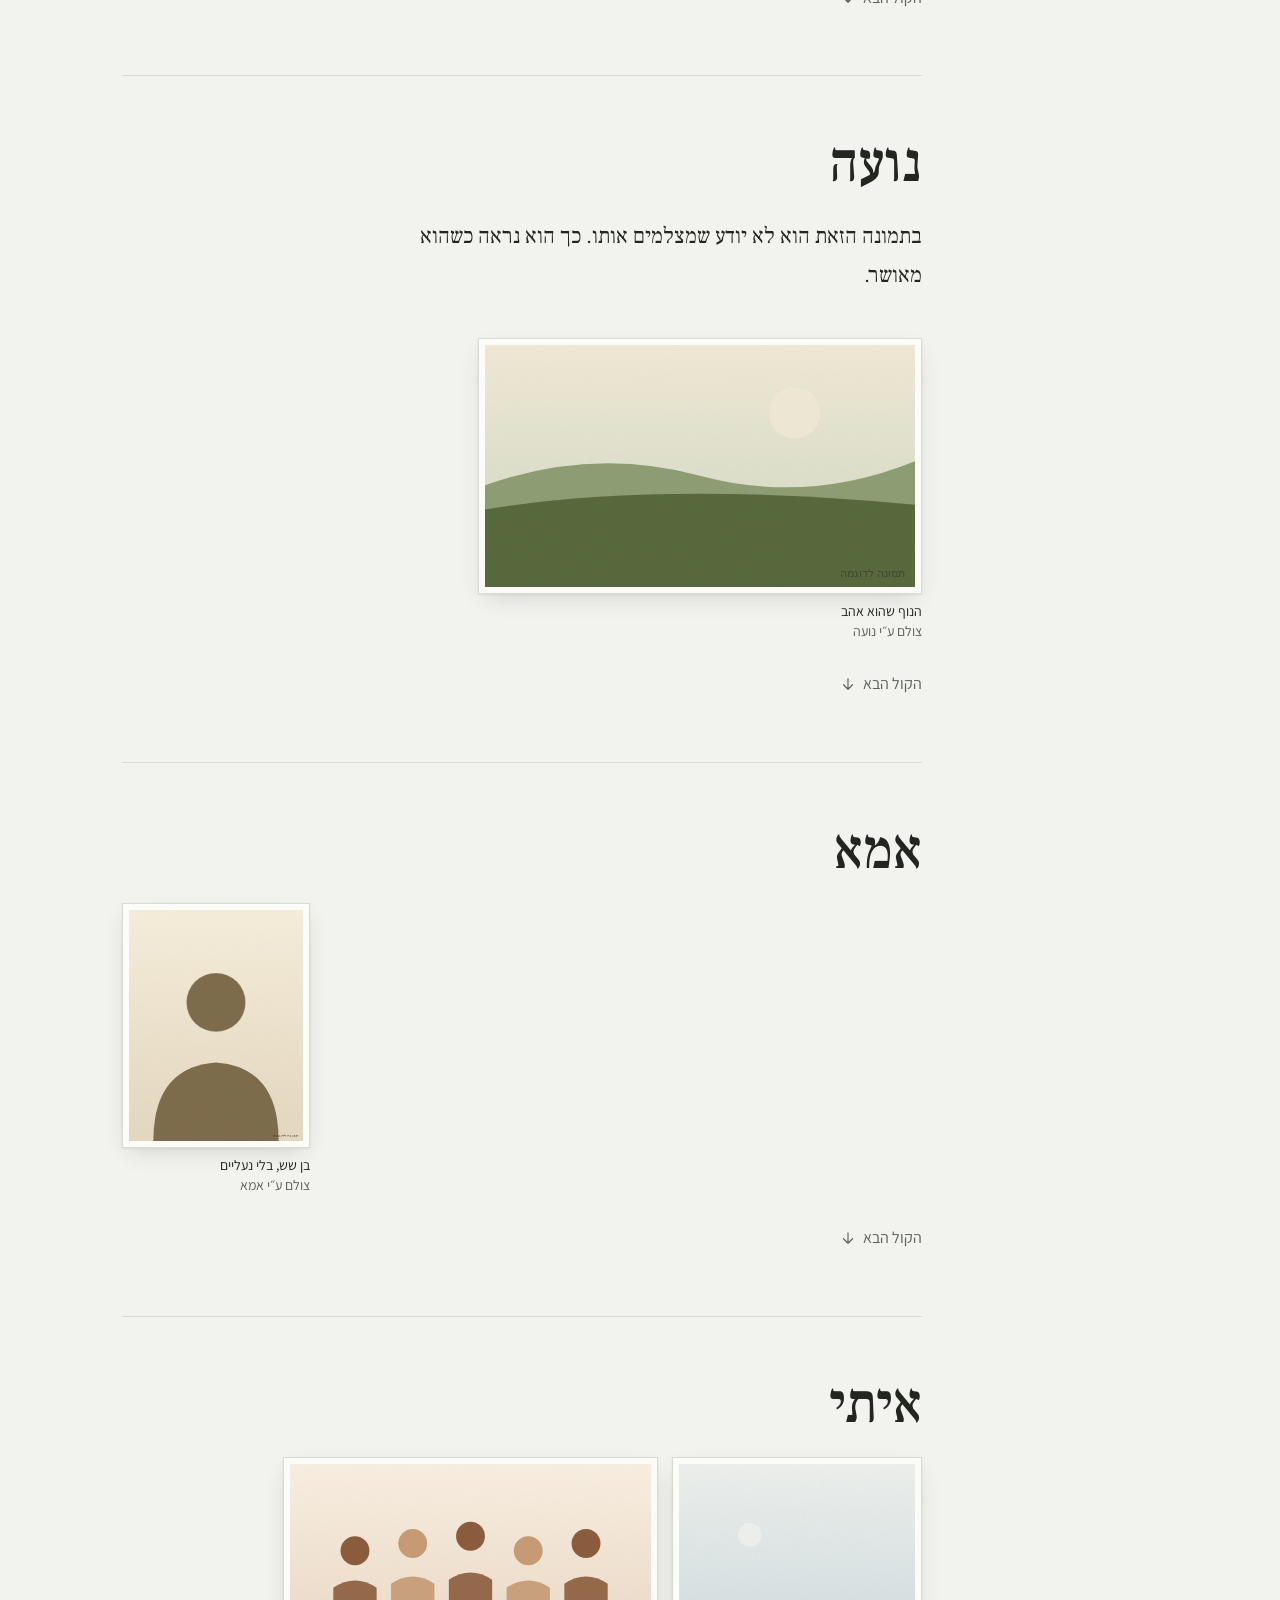
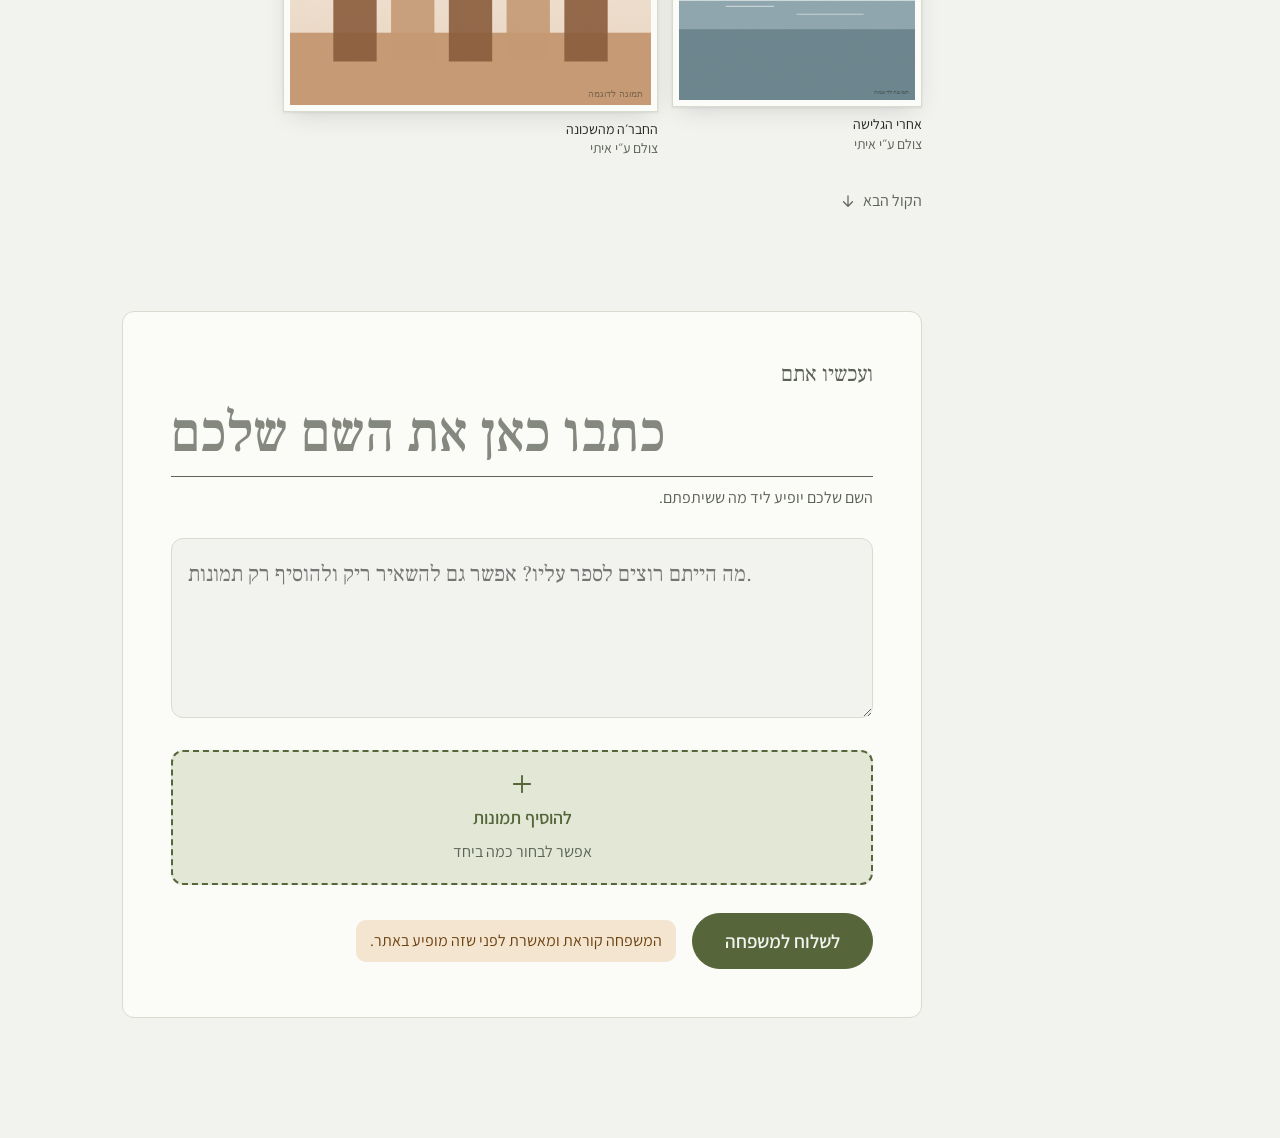
<file: 06-his-people.html>
<!doctype html>
<html lang="he" dir="rtl">
<head>
<meta charset="utf-8">
<meta name="viewport" content="width=device-width, initial-scale=1">
<title>אופיר · האנשים שלו</title>
<link rel="preconnect" href="https://fonts.googleapis.com">
<link rel="preconnect" href="https://fonts.gstatic.com" crossorigin>
<link href="https://fonts.googleapis.com/css2?family=Assistant:wght@400;600;700&family=Frank+Ruhl+Libre:wght@400;500;700&display=swap" rel="stylesheet">
<link rel="stylesheet" href="shared/tokens.css">
<style>
html { scroll-behavior: smooth; scroll-padding-block: 24px; }
@media (prefers-reduced-motion: reduce) { html { scroll-behavior: auto; } }
body { padding-block-end: 120px; }
[hidden] { display: none !important; }
.serif { font-family: var(--font-serif); }
a { color: inherit; }

/* ---------- buttons ---------- */
.pill { display: inline-flex; align-items: center; justify-content: center; gap: 8px; min-block-size: 48px; padding-inline: 24px; border-radius: 999px; border: 1.5px solid var(--olive); background: transparent; color: var(--olive); font-weight: 600; font-size: 17px; text-decoration: none; transition: background .3s var(--ease), color .3s var(--ease); }
.pill:hover { background: var(--olive-soft); }
.pill.solid { background: var(--olive); color: var(--bg); }
.pill.solid:hover { background: var(--olive); filter: brightness(1.1); }
.pill svg, .linkq svg { inline-size: 18px; block-size: 18px; flex: none; fill: none; stroke: currentColor; stroke-width: 1.6; stroke-linecap: round; stroke-linejoin: round; }
.pill[disabled] { opacity: .45; cursor: default; }
.linkq { display: inline-flex; align-items: center; gap: 6px; min-block-size: 44px; color: var(--muted); font-size: 16px; text-decoration: none; background: none; border: 0; padding: 0; }
.linkq:hover { color: var(--olive); text-decoration: underline; text-underline-offset: 4px; }

/* ---------- hero ---------- */
.wrap { max-inline-size: 1180px; margin-inline: auto; padding-inline: var(--gutter); }
.hero { padding-block: 40px 24px; display: grid; gap: 28px; }
.hero h1 { font: 500 clamp(56px, 16vw, 104px)/1 var(--font-serif); margin: 0; letter-spacing: 0; }
.hero .dates { font: 400 20px/1.4 var(--font-serif); color: var(--muted); margin-block-start: 10px; }
.hero p.bio { font: 400 22px/1.6 var(--font-serif); margin: 18px 0 0; max-inline-size: 28em; }
.hero .lead { color: var(--muted); max-inline-size: 30em; margin-block: 18px 0; }
.hero .portrait { max-inline-size: 300px; }
@media (min-width: 900px) {
  .hero { grid-template-columns: 1fr 340px; align-items: end; padding-block: 72px 40px; gap: 72px; }
  .hero .portrait { max-inline-size: none; }
}

/* ---------- prints ---------- */
.print { margin: 0; }
.print .paper { background: var(--surface); border: 1px solid var(--line); padding: 6px; box-shadow: var(--shadow-print); }
.print img { inline-size: 100%; block-size: auto; }
.print figcaption { font-size: 14px; line-height: 1.4; color: var(--muted); padding-block-start: 8px; }
.print figcaption b { font-weight: 400; color: var(--ink); display: block; }
.print figcaption .cr { display: block; }
.print .rm { background: none; border: 0; color: var(--muted); font-size: 14px; min-block-size: 44px; padding: 0; text-decoration: underline; text-underline-offset: 3px; }

/* ---------- stage + index ---------- */
.stage { display: block; }
.index { display: none; }
@media (min-width: 900px) {
  .stage { display: grid; grid-template-columns: 180px minmax(0, 1fr); gap: 56px; align-items: start; }
  .index { display: block; position: sticky; inset-block-start: 40px; padding-block-start: 24px; }
  .index ul { list-style: none; margin: 0; padding: 0; }
  .index a { display: flex; align-items: center; gap: 10px; min-block-size: 36px; color: var(--muted); text-decoration: none; font-size: 16px; transition: color .5s var(--ease); }
  .index a::before { content: ""; inline-size: 0; block-size: 1px; background: var(--olive); transition: inline-size .6s var(--ease); }
  .index a.cur { color: var(--ink); font-weight: 600; }
  .index a.cur::before { inline-size: 16px; }
}

/* ---------- voices ---------- */
.voices { display: flex; flex-direction: column; }
.voice { padding-block: 56px; border-block-start: 1px solid var(--line); transition: opacity .8s var(--ease), transform .7s var(--ease); }
.voice:first-child { border-block-start: 0; }
.js .voice.pre { opacity: 0; transform: translateY(8px); }
.voice .vname { font: 500 clamp(36px, 9vw, 56px)/1.15 var(--font-serif); margin: 0 0 20px; }
.voice .body { display: flex; flex-direction: column; gap: 28px; }
.voice.pf .body { flex-direction: column-reverse; }
.voice .words { max-inline-size: 31em; }
.voice .words p { font: 400 clamp(19px, 5vw, 22px)/1.8 var(--font-serif); margin: 0 0 14px; }
.voice .next { margin-block-start: 20px; }
body.contrib .voice:not(.open):not(.mine) { opacity: .45; }
.voice.mine { border: 1.5px dashed var(--muted); border-radius: 12px; padding: 28px 18px; margin-block: 28px; }
.waitnote { display: inline-block; background: var(--amber-soft); color: #6c4210; border-radius: 10px; padding: 8px 14px; font-size: 16px; margin-block-end: 18px; }
@media (prefers-color-scheme: dark) { :root:not([data-theme="light"]) .waitnote { color: var(--amber); } }

/* photo cluster: natural ratios, equal heights, flows to a common baseline */
.cluster { --h: 150px; display: flex; flex-wrap: wrap; gap: 14px; align-items: flex-start; }
.cluster .print { --s: 1; flex: calc(var(--r) * var(--s)) 1 calc(var(--r) * var(--s) * var(--h)); min-inline-size: 0; max-inline-size: 100%; transition: flex-basis .7s var(--ease); }
.cluster .print.sz-s { --s: .7; } .cluster .print.sz-l { --s: 1.5; }
.cluster .print.fresh { animation: settle .7s var(--ease) both; }
@keyframes settle { from { opacity: 0; transform: translateY(8px); } to { opacity: 1; transform: none; } }
@media (min-width: 900px) {
  .cluster { --h: 250px; }
  .cluster .print { flex-grow: 0; }
  .voice.end .cluster { justify-content: flex-end; }
}

/* ---------- open voice ---------- */
.open { background: var(--surface); border: 1px solid var(--line); border-radius: 12px; padding: 32px 18px 28px; margin-block: 32px 0; }
@media (min-width: 900px) { .open { padding: 48px; } }
.open h2 { font: 400 22px/1.3 var(--font-serif); color: var(--muted); margin: 0 0 6px; }
.open .nameField { inline-size: 100%; border: 0; border-block-end: 1.5px solid var(--muted); background: transparent; font: 500 clamp(34px, 9vw, 56px)/1.2 var(--font-serif); color: var(--ink); padding: 6px 0 8px; border-radius: 0; }
.open .nameField::placeholder { color: var(--muted); opacity: .75; }
.open .nameField:focus { outline: 0; border-block-end-color: var(--olive); border-block-end-width: 3px; }
.open .nameField[aria-invalid="true"] { border-block-end-color: var(--amber); }
.open .hint { color: var(--muted); font-size: 16px; margin: 8px 0 0; }
.open .err { color: #7a4a14; background: var(--amber-soft); border-radius: 10px; padding: 8px 12px; margin: 10px 0 0; font-size: 16px; }
.open textarea { inline-size: 100%; min-block-size: 180px; margin-block-start: 28px; resize: vertical; border: 1px solid var(--line); border-radius: 12px; background: var(--bg); padding: 16px; font: 400 clamp(19px, 5vw, 22px)/1.8 var(--font-serif); color: var(--ink); }
.open textarea:focus { outline: 3px solid var(--olive); outline-offset: 2px; }
.open .cluster { margin-block-start: 24px; }
.addtile { position: relative; display: flex; flex-direction: column; align-items: center; justify-content: center; gap: 6px; text-align: center; min-block-size: 132px; padding: 18px; border: 2px dashed var(--olive); border-radius: 12px; color: var(--olive); background: var(--olive-soft); cursor: pointer; font-weight: 600; font-size: 18px; transition: background .3s var(--ease); }
.addtile svg { inline-size: 28px; block-size: 28px; fill: none; stroke: currentColor; stroke-width: 1.6; stroke-linecap: round; }
.addtile small { font-weight: 400; font-size: 16px; color: var(--muted); }
.addtile:hover { background: color-mix(in srgb, var(--olive-soft) 70%, var(--olive) 12%); }
.addtile:focus-within { outline: 3px solid var(--olive); outline-offset: 3px; }
.addtile input { position: absolute; inset: 0; opacity: 0; inline-size: 100%; block-size: 100%; cursor: pointer; font-size: 0; }
.cluster .addtile { flex: 1 1 100%; }
.cluster.has .addtile { flex: 1 1 140px; max-inline-size: 220px; min-block-size: var(--h); }
.sendrow { display: flex; flex-wrap: wrap; align-items: center; gap: 16px; margin-block-start: 28px; }
.sendrow .pill { min-block-size: 56px; font-size: 19px; padding-inline: 32px; }
.note { margin: 0; color: #6c4210; background: var(--amber-soft); border-radius: 10px; padding: 8px 14px; font-size: 16px; }
@media (prefers-color-scheme: dark) { :root:not([data-theme="light"]) .note, :root:not([data-theme="light"]) .open .err { color: var(--amber); } }
.thanks h2 { font: 500 clamp(30px, 8vw, 44px)/1.2 var(--font-serif); color: var(--ink); margin: 0 0 10px; }
.thanks p { color: var(--muted); margin: 0 0 22px; max-inline-size: 28em; }

/* floating join pill */
.join { position: fixed; inset-inline-end: 16px; inset-block-end: 60px; z-index: 20; box-shadow: var(--shadow-print); background: var(--olive); color: var(--bg); border-color: var(--olive); min-block-size: 52px; }
.join:hover { background: var(--olive); filter: brightness(1.1); }

/* ---------- design mode bar (not product) ---------- */
.modebar { position: fixed; inset-inline: 0; inset-block-end: 0; z-index: 50; display: flex; align-items: center; justify-content: center; gap: 6px; padding: 5px 8px; background: #2a2d27; color: #cfd2c6; font-size: 14px; }
.modebar span { opacity: .8; margin-inline-end: 6px; }
.modebar button { background: transparent; border: 1px solid #5b6054; color: #e6e8de; border-radius: 999px; padding: 3px 14px; font-size: 14px; min-block-size: 30px; }
.modebar button[aria-pressed="true"] { background: #e6e8de; color: #22261f; border-color: #e6e8de; }
.modebar button:focus-visible { outline-color: #fff; }

/* ---------- admin ---------- */
.admin { padding-block: 32px 40px; max-inline-size: 760px; margin-inline: auto; }
.admin h1 { font: 500 clamp(34px, 8vw, 48px)/1.2 var(--font-serif); margin: 0 0 8px; }
.admin .sub { color: var(--muted); font-size: 18px; margin: 0 0 24px; }
.tabs { display: flex; gap: 10px; flex-wrap: wrap; margin-block-end: 28px; }
.tabs button { min-block-size: 56px; padding-inline: 24px; font-size: 19px; font-weight: 600; border-radius: 999px; border: 1.5px solid var(--olive); background: transparent; color: var(--olive); }
.tabs button[aria-pressed="true"] { background: var(--olive); color: var(--bg); }
.qcard { background: var(--surface); border: 1px solid var(--line); border-radius: 12px; padding: 22px 18px; }
.qcard .who { font: 500 34px/1.2 var(--font-serif); margin: 0 0 4px; }
.qcard .when { color: var(--muted); font-size: 18px; margin: 0 0 18px; }
.qcard .cluster { --h: 130px; margin-block-end: 18px; }
.qcard .cluster .print { flex-grow: 1; }
.qcard .qtext { font: 400 22px/1.8 var(--font-serif); margin: 0 0 22px; max-inline-size: 30em; }
.qcard .count { color: var(--muted); font-size: 18px; margin: 14px 0 0; }
.bigbtns { display: grid; gap: 12px; }
@media (min-width: 560px) { .bigbtns { grid-template-columns: 1fr 1fr; } }
.big { min-block-size: 68px; border-radius: 999px; font-size: 22px; font-weight: 700; border: 2px solid var(--olive); padding-inline: 20px; }
.big.yes { background: var(--olive); color: var(--bg); }
.big.no { background: transparent; color: var(--ink); border-color: var(--muted); }
.big:hover { filter: brightness(1.08); }
.empty { font: 400 24px/1.6 var(--font-serif); padding-block: 40px; max-inline-size: 22em; }
.av { background: var(--surface); border: 1px solid var(--line); border-radius: 12px; padding: 20px 18px; margin-block-end: 16px; }
.av h3 { font: 500 30px/1.2 var(--font-serif); margin: 0 0 14px; }
.avrow { display: flex; flex-wrap: wrap; gap: 10px; margin-block-end: 6px; }
.seg { display: inline-flex; gap: 0; border: 1.5px solid var(--olive); border-radius: 999px; overflow: hidden; }
.seg button { min-block-size: 52px; padding-inline: 20px; font-size: 18px; font-weight: 600; background: transparent; border: 0; color: var(--olive); }
.seg button[aria-pressed="true"] { background: var(--olive); color: var(--bg); }
.seg button + button { border-inline-start: 1.5px solid var(--olive); }
.mv { min-block-size: 52px; padding-inline: 22px; font-size: 18px; font-weight: 600; border-radius: 999px; border: 1.5px solid var(--olive); background: transparent; color: var(--olive); }
.mv[disabled] { opacity: .4; cursor: default; }
.ap { display: flex; flex-wrap: wrap; align-items: center; gap: 12px 16px; padding-block: 14px; border-block-start: 1px solid var(--line); margin-block-start: 14px; }
.ap .th { inline-size: 84px; flex: none; }
.ap .th .paper { padding: 3px; background: var(--surface); border: 1px solid var(--line); }
.ap .th img { inline-size: 100%; block-size: auto; }
.ap .cap { flex: 1 1 140px; font-size: 18px; min-inline-size: 0; }
.toast { position: fixed; inset-inline: 12px; inset-block-end: 56px; z-index: 60; margin-inline: auto; max-inline-size: 520px; display: flex; align-items: center; justify-content: space-between; gap: 14px; background: var(--ink); color: var(--bg); border-radius: 12px; padding: 12px 12px 12px 18px; font-size: 19px; box-shadow: var(--shadow-print); }
.toast button { min-block-size: 52px; padding-inline: 24px; border-radius: 999px; background: var(--bg); color: var(--ink); border: 0; font-size: 19px; font-weight: 700; }
</style>
</head>
<body>
<script>document.documentElement.classList.add('js');</script>

<!-- ============ PUBLIC SITE ============ -->
<div id="site">
  <header class="wrap hero">
    <div>
      <h1 id="pname"></h1>
      <div class="dates"><bdi dir="ltr" id="pdates"></bdi></div>
      <p class="bio" id="pbio"></p>
      <p class="lead">כך אנחנו רואים אותו: דרך האנשים שאהבו אותו. כל אחד מהם מספר בקול שלו.</p>
      <a class="linkq" href="#v-first" id="startlink">להתחיל עם הקול הראשון
        <svg viewBox="0 0 24 24" aria-hidden="true"><path d="M12 5v14M6 13l6 6 6-6"/></svg></a>
    </div>
    <figure class="print portrait" id="portrait"></figure>
  </header>

  <div class="wrap stage">
    <nav class="index" aria-label="האנשים שלו"><ul id="indexList"></ul></nav>
    <main>
      <div class="voices" id="voices"></div>
      <div id="mineHolder"></div>

      <section class="voice open" id="v-open" aria-labelledby="openH" data-name="ועכשיו אתם">
        <div id="formState">
          <h2 id="openH">ועכשיו אתם</h2>
          <label for="nameIn" class="sr" style="position:absolute;inline-size:1px;block-size:1px;overflow:hidden;clip-path:inset(50%)">השם שלכם (חובה)</label>
          <input class="nameField" id="nameIn" type="text" dir="auto" autocomplete="name" placeholder="כתבו כאן את השם שלכם" aria-describedby="nameHint nameErr" required>
          <p class="hint" id="nameHint">השם שלכם יופיע ליד מה ששיתפתם.</p>
          <p class="err" id="nameErr" role="alert" hidden>נשמח לדעת מי אתם. נא לכתוב שם.</p>
          <label for="wordsIn" class="sr" style="position:absolute;inline-size:1px;block-size:1px;overflow:hidden;clip-path:inset(50%)">מילים (לא חובה)</label>
          <textarea id="wordsIn" dir="auto" placeholder="מה הייתם רוצים לספר עליו? אפשר גם להשאיר ריק ולהוסיף רק תמונות."></textarea>
          <div class="cluster" id="mineCluster">
            <label class="addtile" id="addTile">
              <svg viewBox="0 0 24 24" aria-hidden="true"><path d="M12 5v14M5 12h14"/></svg>
              <span id="addLabel">להוסיף תמונות</span>
              <small id="addSmall">אפשר לבחור כמה ביחד</small>
              <input type="file" id="fileIn" accept="image/*" multiple aria-label="בחירת תמונות">
            </label>
          </div>
          <p class="err" id="emptyErr" role="alert" hidden>אפשר להוסיף תמונה או כמה מילים, ואז לשלוח.</p>
          <div class="sendrow">
            <button class="pill solid" id="sendBtn" type="button">לשלוח למשפחה</button>
            <p class="note">המשפחה קוראת ומאשרת לפני שזה מופיע באתר.</p>
          </div>
        </div>
        <div class="thanks" id="thanksState" hidden tabindex="-1">
          <h2>קיבלנו. תודה ששיתפתם.</h2>
          <p>מה ששלחתם נשאר כאן, בשבילכם. המשפחה תעבור עליו בקרוב.</p>
          <button class="pill" type="button" id="moreBtn">להוסיף עוד</button>
        </div>
      </section>
    </main>
  </div>
</div>

<button class="pill join" id="joinPill" type="button">
  <svg viewBox="0 0 24 24" aria-hidden="true"><path d="M12 5v14M5 12h14"/></svg>להצטרף</button>

<!-- ============ ADMIN ============ -->
<div id="admin" class="wrap admin" hidden>
  <h1>ניהול האתר</h1>
  <p class="sub">כאן מחליטים מה מופיע באתר, ובאיזה סדר.</p>
  <div class="tabs" role="group" aria-label="חלקי הניהול">
    <button type="button" id="tabQ" aria-pressed="true">ממתינים לאישור (<span id="qn">0</span>)</button>
    <button type="button" id="tabL" aria-pressed="false">סדר ופריסה</button>
  </div>
  <div id="queueView"></div>
  <div id="layoutView" hidden></div>
</div>

<div id="toastHolder" aria-live="polite"></div>

<div class="modebar" role="group" aria-label="תצוגת עיצוב (לא חלק מהאתר)">
  <span>תצוגת עיצוב</span>
  <button type="button" data-mode="site" aria-pressed="true">אתר</button>
  <button type="button" data-mode="give" aria-pressed="false">תרומה</button>
  <button type="button" data-mode="admin" aria-pressed="false">ניהול</button>
</div>

<script src="shared/data.js"></script>
<script src="shared/photos.js"></script>
<script>
(function () {
  var D = window.OFIR, $ = function (s, r) { return (r || document).querySelector(s); };
  function esc(s) { return String(s).replace(/[&<>"]/g, function (c) { return { '&': '&amp;', '<': '&lt;', '>': '&gt;', '"': '&quot;' }[c]; }); }
  var ICON_PLUS = '<svg viewBox="0 0 24 24" aria-hidden="true"><path d="M12 5v14M5 12h14"/></svg>';
  var ICON_DOWN = '<svg viewBox="0 0 24 24" aria-hidden="true"><path d="M12 5v14M6 13l6 6 6-6"/></svg>';

  /* ----- hero ----- */
  $('#pname').textContent = D.person.name;
  $('#pdates').textContent = D.person.dates;
  $('#pbio').textContent = D.person.bio;
  var p1 = D.byId('p01');
  $('#portrait').innerHTML = '<div class="paper"><img src="' + p1.src + '" width="' + p1.w * 100 + '" height="' + p1.h * 100 + '" alt="דיוקן של אופיר (תמונה לדוגמה)"></div><figcaption><b>' + esc(p1.caption) + '</b><span class="cr">תמונה לדוגמה · צולם ע״י ' + esc(p1.by) + '</span></figcaption>';

  /* ----- state: voices from shared data, grouped by person ----- */
  var state = { voices: [], queue: [], mine: [], seq: 0 };
  function ph(p) { return { src: p.src, ratio: p.ratio, caption: p.caption, by: p.by, size: 'r', id: p.id }; }
  function buildVoices() {
    var by = {}, order = [];
    function get(n) { if (!by[n]) { by[n] = { name: n, words: [], photos: [] }; order.push(n); } return by[n]; }
    D.messages.forEach(function (m) { if (!m.family) get(m.name).words.push(m.text); });
    D.approved.forEach(function (p) { if (p.id !== 'p01') get(p.by).photos.push(ph(p)); });
    ['דנה', 'יובל', 'סבתא רחל', 'רועי', 'נועה', 'אמא', 'איתי', 'מיכל', 'גלית'].forEach(function (n, i) { });
    var pref = ['דנה', 'יובל', 'סבתא רחל', 'רועי', 'נועה', 'אמא', 'איתי'];
    var out = pref.filter(function (n) { return by[n]; }).map(function (n) { return by[n]; });
    out.forEach(function (v, i) { v.id = 'v' + i; v.order = (i % 2 === 0 || !v.words.length) ? 'words' : 'photos'; });
    state.seq = out.length;
    return out;
  }
  state.voices = buildVoices();
  state.queue = D.queue.map(function (q) {
    return { id: q.id, name: q.name, time: q.time, text: q.text, photos: q.photos.map(function (id) { return ph(D.byId(id)); }) };
  });

  /* ----- rendering the sequence ----- */
  function printHTML(p, withCaption, idx, extra) {
    var w = Math.round(p.ratio * 1000), h = 1000;
    return '<figure class="print sz-' + p.size + (extra || '') + '" style="--r:' + p.ratio.toFixed(3) + '"><div class="paper"><img src="' + p.src + '" width="' + w + '" height="' + h + '" alt="' + esc(p.caption || 'תמונה') + ' (תמונה לדוגמה)" loading="lazy"></div>' +
      (withCaption ? '<figcaption>' + (p.caption ? '<b>' + esc(p.caption) + '</b>' : '') + '<span class="cr">צולם ע״י <span dir="auto">' + esc(p.by) + '</span></span></figcaption>' : '') + '</figure>';
  }
  function voiceHTML(v, i, total) {
    var words = v.words.map(function (t) { return '<p dir="auto">' + esc(t) + '</p>'; }).join('');
    var photos = v.photos.length ? '<div class="cluster">' + v.photos.map(function (p) { return printHTML(p, true); }).join('') + '</div>' : '';
    var next = i < total - 1 ? state.voices[i + 1].id : 'v-open';
    var nextLbl = 'הקול הבא';
    return '<section class="voice ' + (v.order === 'photos' && v.words.length ? 'pf ' : '') + (i % 2 ? 'end ' : '') + '" id="' + v.id + '" data-name="' + esc(v.name) + '" aria-label="' + esc(v.name) + '">' +
      '<h2 class="vname" dir="auto">' + esc(v.name) + '</h2><div class="body">' +
      (words ? '<div class="words">' + words + '</div>' : '') + photos + '</div>' +
      '<div class="next"><a class="linkq" href="#' + next + '" data-next="' + next + '">' + nextLbl + ICON_DOWN + '</a></div></section>';
  }
  var observer = null;
  function renderVoices() {
    var el = $('#voices');
    el.innerHTML = state.voices.map(function (v, i) { return voiceHTML(v, i, state.voices.length); }).join('');
    if (state.voices[0]) { el.firstChild.id = 'v-first'; el.firstChild.dataset.vid = state.voices[0].id; }
    $('#startlink').setAttribute('href', '#v-first');
    $('#indexList').innerHTML = state.voices.map(function (v) { return '<li><a href="#' + (v === state.voices[0] ? 'v-first' : v.id) + '" data-t="' + (v === state.voices[0] ? 'v-first' : v.id) + '" dir="auto">' + esc(v.name) + '</a></li>'; }).join('') + '<li><a href="#v-open" data-t="v-open">ועכשיו אתם</a></li>';
    // fix next links pointing at first voice id
    el.querySelectorAll('[data-next]').forEach(function (a) { if (a.dataset.next === state.voices[0].id) a.href = '#v-first'; });
    watch();
  }
  function renderMine() {
    var h = '';
    state.mine.forEach(function (m) {
      if (m.status === 'approved') return;
      var words = m.text ? '<div class="words"><p dir="auto">' + esc(m.text) + '</p></div>' : '';
      var photos = m.photos.length ? '<div class="cluster">' + m.photos.map(function (p) { return printHTML(p, true); }).join('') + '</div>' : '';
      h += '<section class="voice mine" aria-label="מה ששלחתם"><p class="waitnote">' + esc(D.copy.waiting) + '</p><h2 class="vname" dir="auto">' + esc(m.name) + '</h2><div class="body">' + words + photos + '</div></section>';
    });
    $('#mineHolder').innerHTML = h;
  }
  function watch() {
    if (observer) observer.disconnect();
    if (!('IntersectionObserver' in window)) return;
    observer = new IntersectionObserver(function (es) {
      es.forEach(function (e) { if (e.isIntersecting) { e.target.classList.remove('pre'); observer.unobserve(e.target); } });
    }, { threshold: 0.08 });
    document.querySelectorAll('#voices .voice').forEach(function (v) {
      var r = v.getBoundingClientRect();
      if (r.top < innerHeight * 0.9 && r.bottom > 0) return; // already in view: visible by default
      v.classList.add('pre'); observer.observe(v);
    });
  }
  // current voice highlight
  var curObs = null;
  function trackCurrent() {
    if (!('IntersectionObserver' in window)) return;
    if (curObs) curObs.disconnect();
    curObs = new IntersectionObserver(function (es) {
      es.forEach(function (e) {
        if (!e.isIntersecting) return;
        var id = e.target.id;
        document.querySelectorAll('#indexList a').forEach(function (a) { a.classList.toggle('cur', a.dataset.t === id); });
      });
    }, { rootMargin: '-35% 0px -55% 0px' });
    document.querySelectorAll('#voices .voice, #v-open').forEach(function (v) { curObs.observe(v); });
  }
  function renderAll() { renderVoices(); renderMine(); trackCurrent(); }

  /* ----- contribution ----- */
  var picked = [];   // {src, ratio, name}
  var nameIn = $('#nameIn'), wordsIn = $('#wordsIn'), fileIn = $('#fileIn');
  function renderPicked() {
    var c = $('#mineCluster');
    var tile = $('#addTile');
    c.classList.toggle('has', picked.length > 0);
    Array.prototype.slice.call(c.querySelectorAll('.print')).forEach(function (n) { n.remove(); });
    picked.forEach(function (p, i) {
      var t = document.createElement('div');
      t.innerHTML = printHTML({ src: p.src, ratio: p.ratio, caption: '', by: nameIn.value.trim() || 'את/ה', size: 'r' }, false, i, p.fresh ? ' fresh' : '');
      var fig = t.firstChild;
      var rm = document.createElement('button'); rm.type = 'button'; rm.className = 'rm'; rm.textContent = 'להסיר את התמונה';
      rm.addEventListener('click', function () { picked.splice(i, 1); renderPicked(); });
      var cap = document.createElement('figcaption'); cap.appendChild(rm); fig.appendChild(cap);
      p.fresh = false;
      c.insertBefore(fig, tile);
    });
    $('#addLabel').textContent = picked.length ? 'עוד תמונות' : 'להוסיף תמונות';
    $('#addSmall').hidden = picked.length > 0;
  }
  fileIn.addEventListener('change', function () {
    Array.prototype.slice.call(fileIn.files).forEach(function (f) {
      if (!/^image\//.test(f.type)) return;
      var url = URL.createObjectURL(f), im = new Image();
      im.onload = function () { picked.push({ src: url, ratio: im.naturalWidth / im.naturalHeight, fresh: true }); $('#emptyErr').hidden = true; renderPicked(); };
      im.src = url;
    });
    fileIn.value = '';
  });
  nameIn.addEventListener('input', function () { if (nameIn.value.trim()) { $('#nameErr').hidden = true; nameIn.removeAttribute('aria-invalid'); } });
  $('#sendBtn').addEventListener('click', function () {
    var n = nameIn.value.trim(), t = wordsIn.value.trim();
    if (!n) { $('#nameErr').hidden = false; nameIn.setAttribute('aria-invalid', 'true'); nameIn.focus(); return; }
    if (!t && !picked.length) { $('#emptyErr').hidden = false; return; }
    var item = { id: 'u' + (++state.seq), name: n, time: 'עכשיו', text: t, status: 'pending',
      photos: picked.map(function (p) { return { src: p.src, ratio: p.ratio, caption: '', by: n, size: 'r' }; }) };
    state.mine.push(item); state.queue.push(item);
    picked = []; nameIn.value = ''; wordsIn.value = ''; renderPicked();
    $('#formState').hidden = true; $('#thanksState').hidden = false;
    renderMine(); updateQn();
    $('#thanksState').focus({ preventScroll: true });
    var m = $('#mineHolder').lastElementChild; if (m) m.scrollIntoView({ behavior: matchMedia('(prefers-reduced-motion: reduce)').matches ? 'auto' : 'smooth', block: 'center' });
  });
  $('#moreBtn').addEventListener('click', function () {
    $('#thanksState').hidden = true; $('#formState').hidden = false; nameIn.focus();
  });
  document.addEventListener('focusin', function (e) { if (e.target.closest && e.target.closest('#v-open') && mode === 'site') setMode('give', true); });

  /* ----- mode switching ----- */
  var mode = 'site';
  function setMode(m, keepFocus) {
    mode = m;
    document.querySelectorAll('.modebar button').forEach(function (b) { b.setAttribute('aria-pressed', String(b.dataset.mode === m)); });
    var adm = m === 'admin';
    $('#site').hidden = adm; $('#admin').hidden = !adm; $('#joinPill').hidden = adm || m === 'give';
    document.body.classList.toggle('contrib', m === 'give');
    if (adm) { renderAdmin(); window.scrollTo(0, 0); }
    if (m === 'give' && !keepFocus) {
      $('#v-open').scrollIntoView({ behavior: matchMedia('(prefers-reduced-motion: reduce)').matches ? 'auto' : 'smooth', block: 'start' });
      setTimeout(function () { if (!$('#formState').hidden) nameIn.focus({ preventScroll: true }); }, 500);
    }
    if (m === 'site') $('#joinPill').hidden = false;
  }
  document.querySelectorAll('.modebar button').forEach(function (b) { b.addEventListener('click', function () { setMode(b.dataset.mode); }); });
  $('#joinPill').addEventListener('click', function () { setMode('give'); });

  /* ----- admin ----- */
  var tab = 'q', toastT = null;
  function updateQn() { $('#qn').textContent = state.queue.length; }
  function snapshot() { return JSON.parse(JSON.stringify({ v: state.voices, q: state.queue })); }
  function restore(s) { state.voices = s.v; state.queue = s.q; renderAll(); updateQn(); renderAdmin(); }
  function toast(msg, undoFn) {
    clearTimeout(toastT);
    var h = $('#toastHolder');
    h.innerHTML = '<div class="toast" role="status"><span>' + esc(msg) + '</span>' + (undoFn ? '<button type="button">ביטול</button>' : '') + '</div>';
    if (undoFn) h.querySelector('button').addEventListener('click', function () { clearTimeout(toastT); h.innerHTML = ''; undoFn(); });
    toastT = setTimeout(function () { h.innerHTML = ''; }, undoFn ? 5000 : 2200);
  }
  function setTab(t) {
    tab = t;
    $('#tabQ').setAttribute('aria-pressed', String(t === 'q')); $('#tabL').setAttribute('aria-pressed', String(t === 'l'));
    $('#queueView').hidden = t !== 'q'; $('#layoutView').hidden = t !== 'l';
    renderAdmin();
  }
  $('#tabQ').addEventListener('click', function () { setTab('q'); });
  $('#tabL').addEventListener('click', function () { setTab('l'); });

  function renderQueue() {
    var q = state.queue[0], el = $('#queueView');
    if (!q) { el.innerHTML = '<p class="empty">אין עכשיו שום דבר שממתין. תודה על העבודה.</p>'; return; }
    var ph2 = q.photos.length ? '<div class="cluster">' + q.photos.map(function (p) { return printHTML(p, false); }).join('') + '</div>' : '';
    el.innerHTML = '<article class="qcard"><h2 class="who" dir="auto">' + esc(q.name) + '</h2><p class="when">' + esc(q.time) + '</p>' + ph2 +
      (q.text ? '<p class="qtext" dir="auto">' + esc(q.text) + '</p>' : '') +
      '<div class="bigbtns"><button class="big yes" type="button" id="yesBtn">' + D.copy.show + '</button><button class="big no" type="button" id="noBtn">' + D.copy.hide + '</button></div>' +
      '<p class="count">' + (state.queue.length > 1 ? 'עוד ' + (state.queue.length - 1) + ' ממתינים אחרי זה.' : 'זה האחרון בתור.') + '</p></article>';
    $('#yesBtn').addEventListener('click', function () { decide(true); });
    $('#noBtn').addEventListener('click', function () { decide(false); });
  }
  function decide(show) {
    var snap = snapshot(), mineSnap = state.mine.map(function (m) { return m.status; });
    var q = state.queue.shift();
    var mine = state.mine.filter(function (m) { return m.id === q.id; })[0];
    if (show) {
      var v = state.voices.filter(function (x) { return x.name === q.name; })[0];
      if (!v) { v = { id: 'v' + (state.seq++), name: q.name, words: [], photos: [], order: q.text ? 'words' : 'photos' }; state.voices.push(v); }
      if (q.text) v.words.push(q.text);
      q.photos.forEach(function (p) { v.photos.push(JSON.parse(JSON.stringify(p))); });
      if (mine) mine.status = 'approved';
    } else if (mine) { mine.status = 'hidden'; } // contributor still sees it dashed; never told
    renderAll(); updateQn(); renderAdmin();
    toast(show ? 'מופיע עכשיו באתר.' : 'לא יופיע באתר.', function () {
      restore(snap); state.mine.forEach(function (m, i) { if (mineSnap[i]) m.status = mineSnap[i]; }); renderMine();
    });
  }
  function renderLayout() {
    var el = $('#layoutView');
    el.innerHTML = state.voices.map(function (v, i) {
      var both = v.words.length && v.photos.length;
      return '<section class="av" data-i="' + i + '"><h3 dir="auto">' + esc(v.name) + '</h3><div class="avrow">' +
        (both ? '<div class="seg" role="group" aria-label="סדר אצל ' + esc(v.name) + '"><button type="button" data-a="ord" data-v="photos" aria-pressed="' + (v.order === 'photos') + '">תמונות קודם</button><button type="button" data-a="ord" data-v="words" aria-pressed="' + (v.order === 'words') + '">מילים קודם</button></div>' : '') +
        '<button class="mv" type="button" data-a="up"' + (i === 0 ? ' disabled' : '') + '>העלה</button>' +
        '<button class="mv" type="button" data-a="down"' + (i === state.voices.length - 1 ? ' disabled' : '') + '>הורד</button></div>' +
        v.photos.map(function (p, j) {
          return '<div class="ap" data-j="' + j + '"><div class="th"><div class="paper"><img src="' + p.src + '" alt="' + esc(p.caption || 'תמונה') + '"></div></div><span class="cap" dir="auto">' + esc(p.caption || 'תמונה') + '</span><div class="seg" role="group" aria-label="גודל התמונה">' +
            [['s', 'קטנה'], ['r', 'רגילה'], ['l', 'גדולה']].map(function (z) { return '<button type="button" data-a="sz" data-v="' + z[0] + '" aria-pressed="' + (p.size === z[0]) + '">' + z[1] + '</button>'; }).join('') + '</div></div>';
        }).join('') + '</section>';
    }).join('');
  }
  $('#layoutView').addEventListener('click', function (e) {
    var b = e.target.closest('button[data-a]'); if (!b || b.disabled) return;
    var sec = b.closest('.av'), i = +sec.dataset.i, v = state.voices[i], a = b.dataset.a;
    if (a === 'ord') v.order = b.dataset.v;
    else if (a === 'up') { state.voices.splice(i - 1, 0, state.voices.splice(i, 1)[0]); }
    else if (a === 'down') { state.voices.splice(i + 1, 0, state.voices.splice(i, 1)[0]); }
    else if (a === 'sz') v.photos[+b.closest('.ap').dataset.j].size = b.dataset.v;
    var y = scrollY; renderAll(); renderLayout(); scrollTo(0, y);
    var nb = a === 'up' || a === 'down' ? null : null;
    toast('נשמר.');
  });
  function renderAdmin() { updateQn(); if (tab === 'q') renderQueue(); else renderLayout(); }

  /* ----- links: smooth next/index ----- */
  document.addEventListener('click', function (e) {
    var a = e.target.closest('a[href^="#"]'); if (!a) return;
    var t = document.getElementById(a.getAttribute('href').slice(1)); if (!t) return;
    e.preventDefault();
    t.scrollIntoView({ behavior: matchMedia('(prefers-reduced-motion: reduce)').matches ? 'auto' : 'smooth', block: 'start' });
  });
  // hide join pill when open voice is in view
  if ('IntersectionObserver' in window) new IntersectionObserver(function (es) { if (mode !== 'admin') $('#joinPill').hidden = es[0].isIntersecting || mode === 'give'; }).observe($('#v-open'));

  renderAll(); renderPicked(); updateQn(); renderAdmin();
})();
</script>
</body>
</html>
</file>
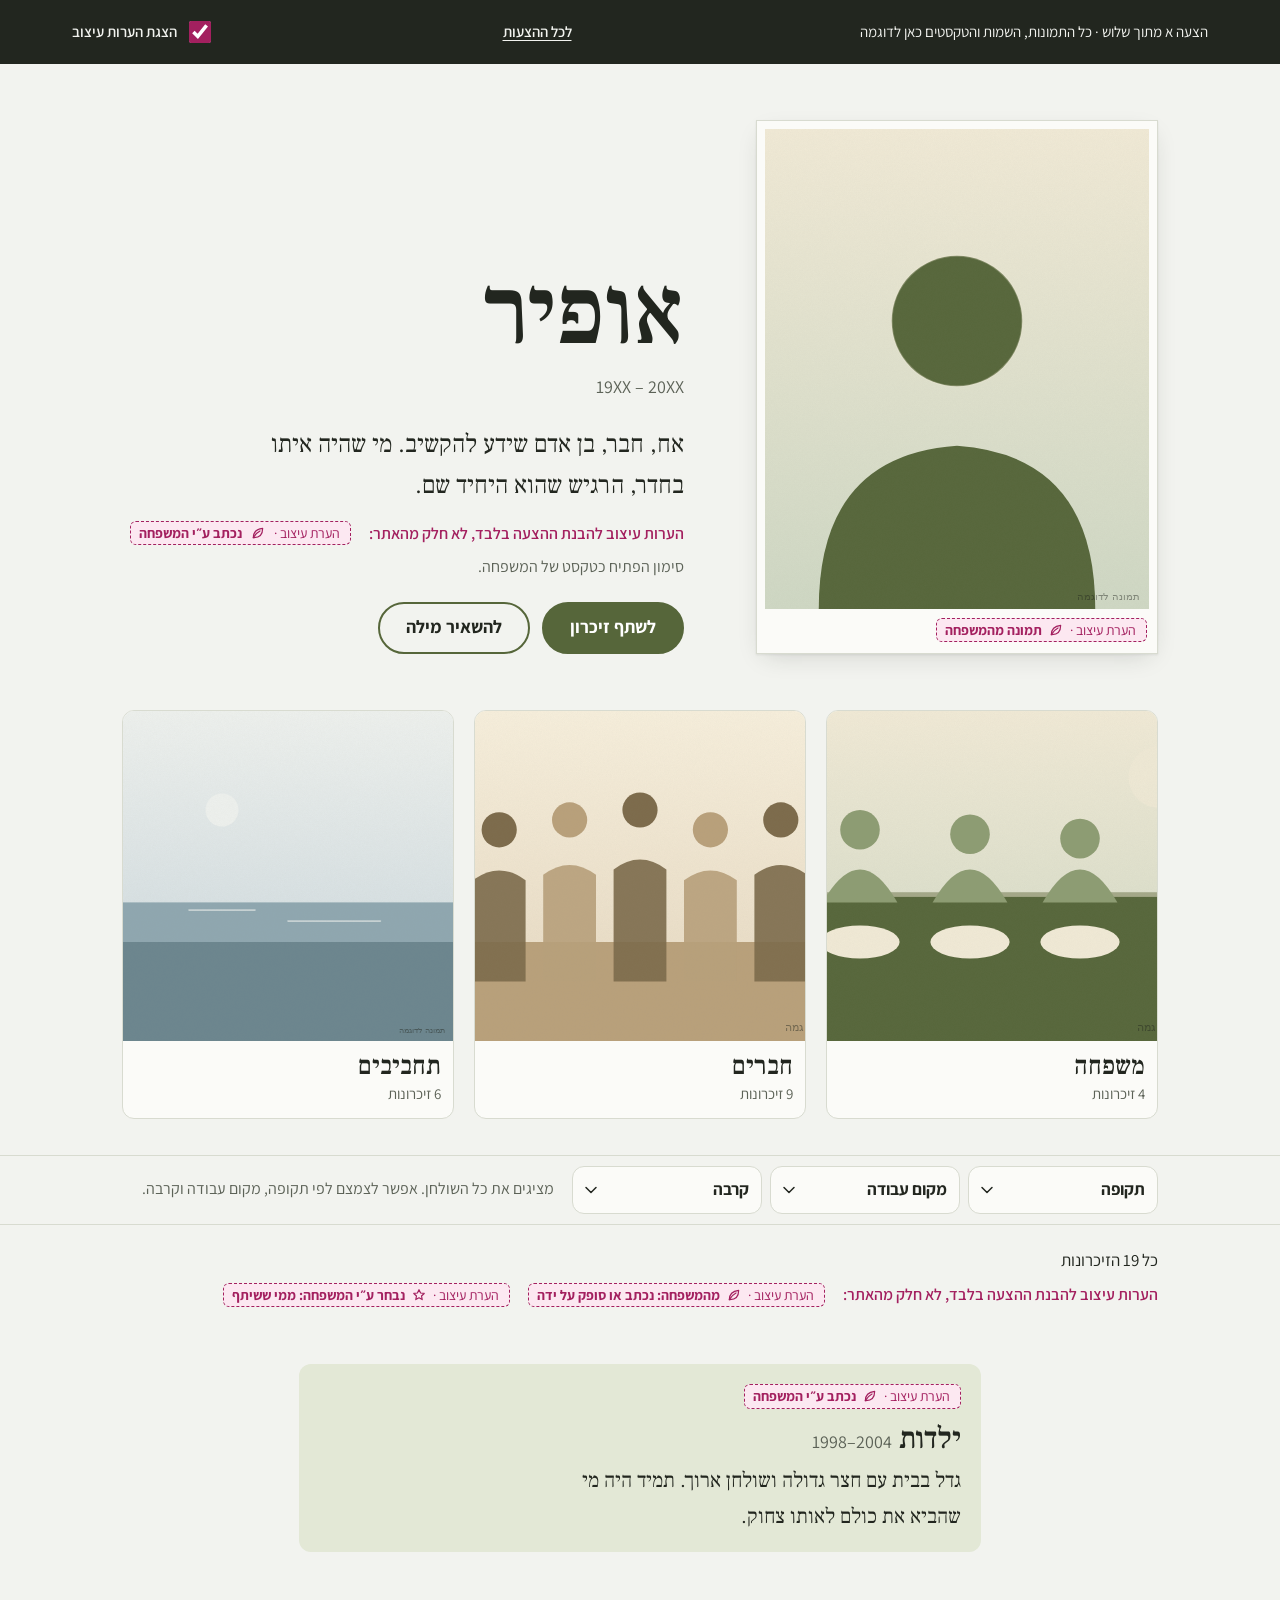
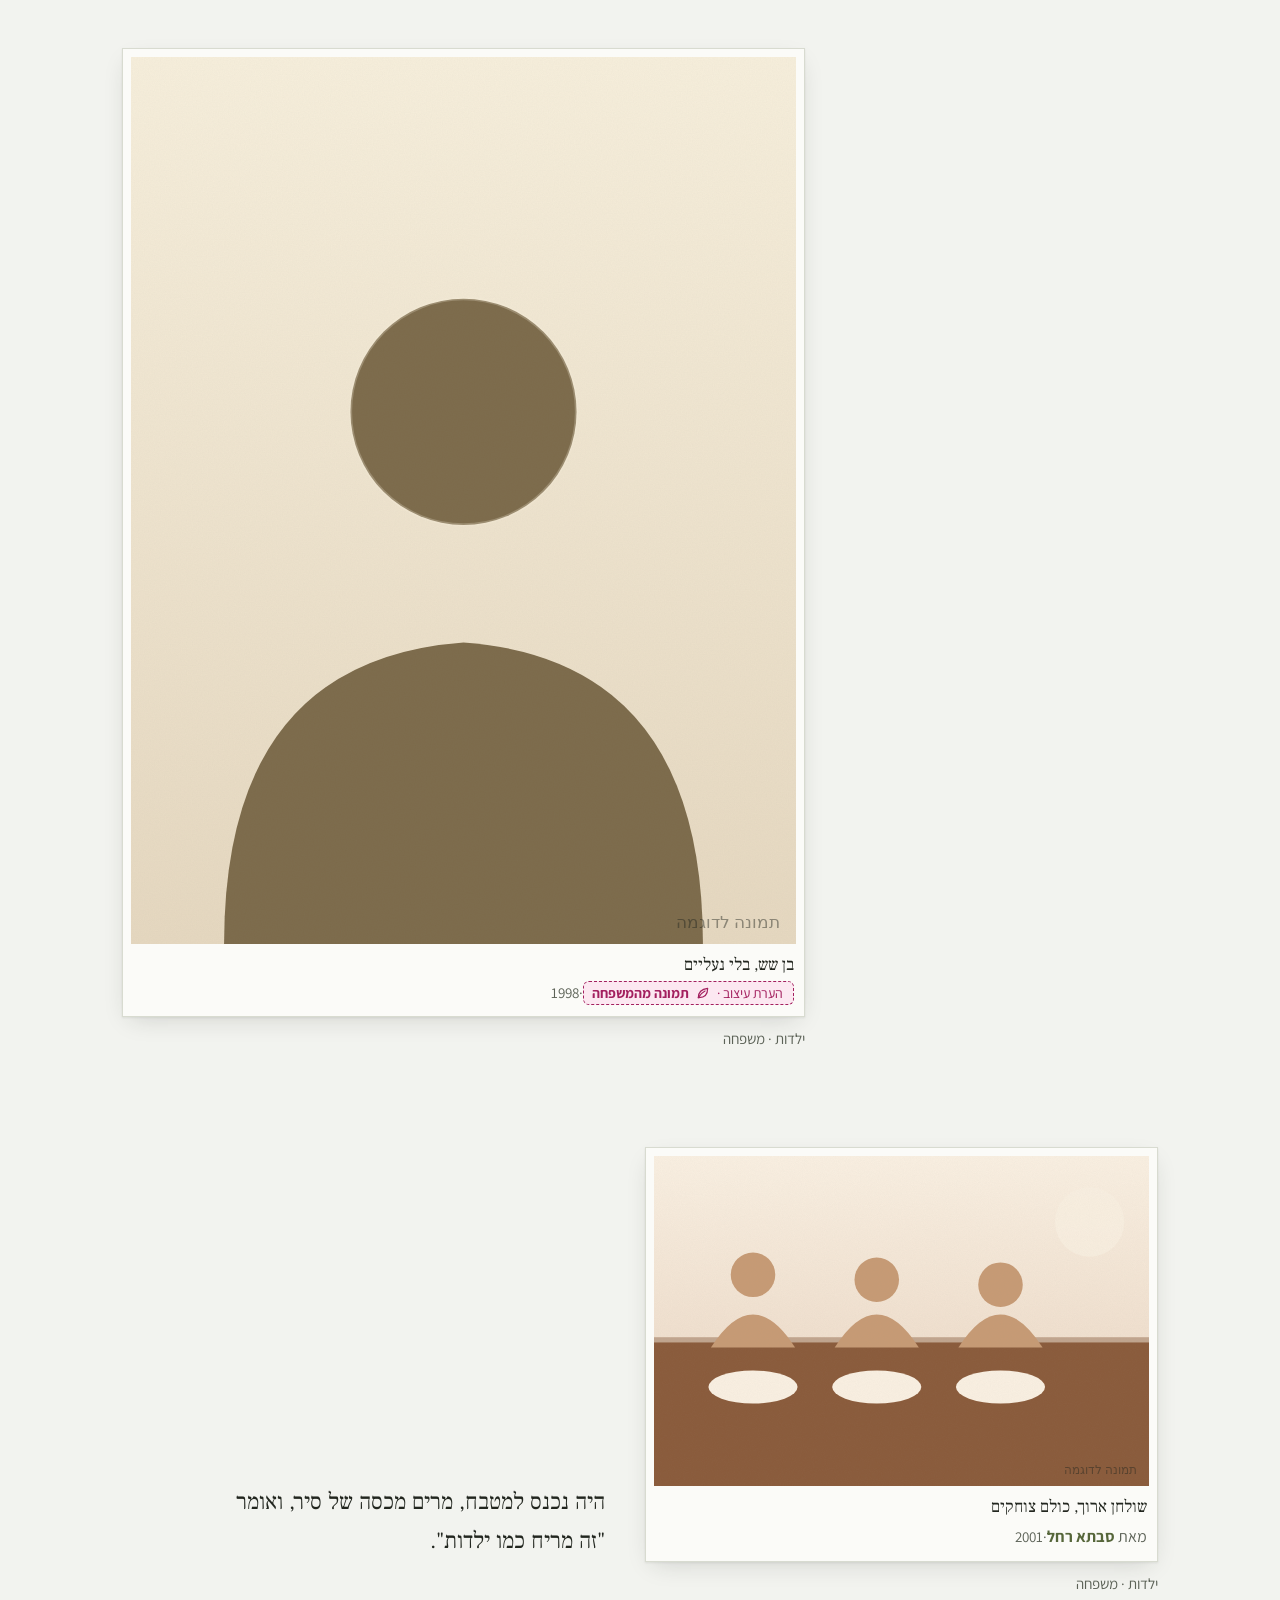
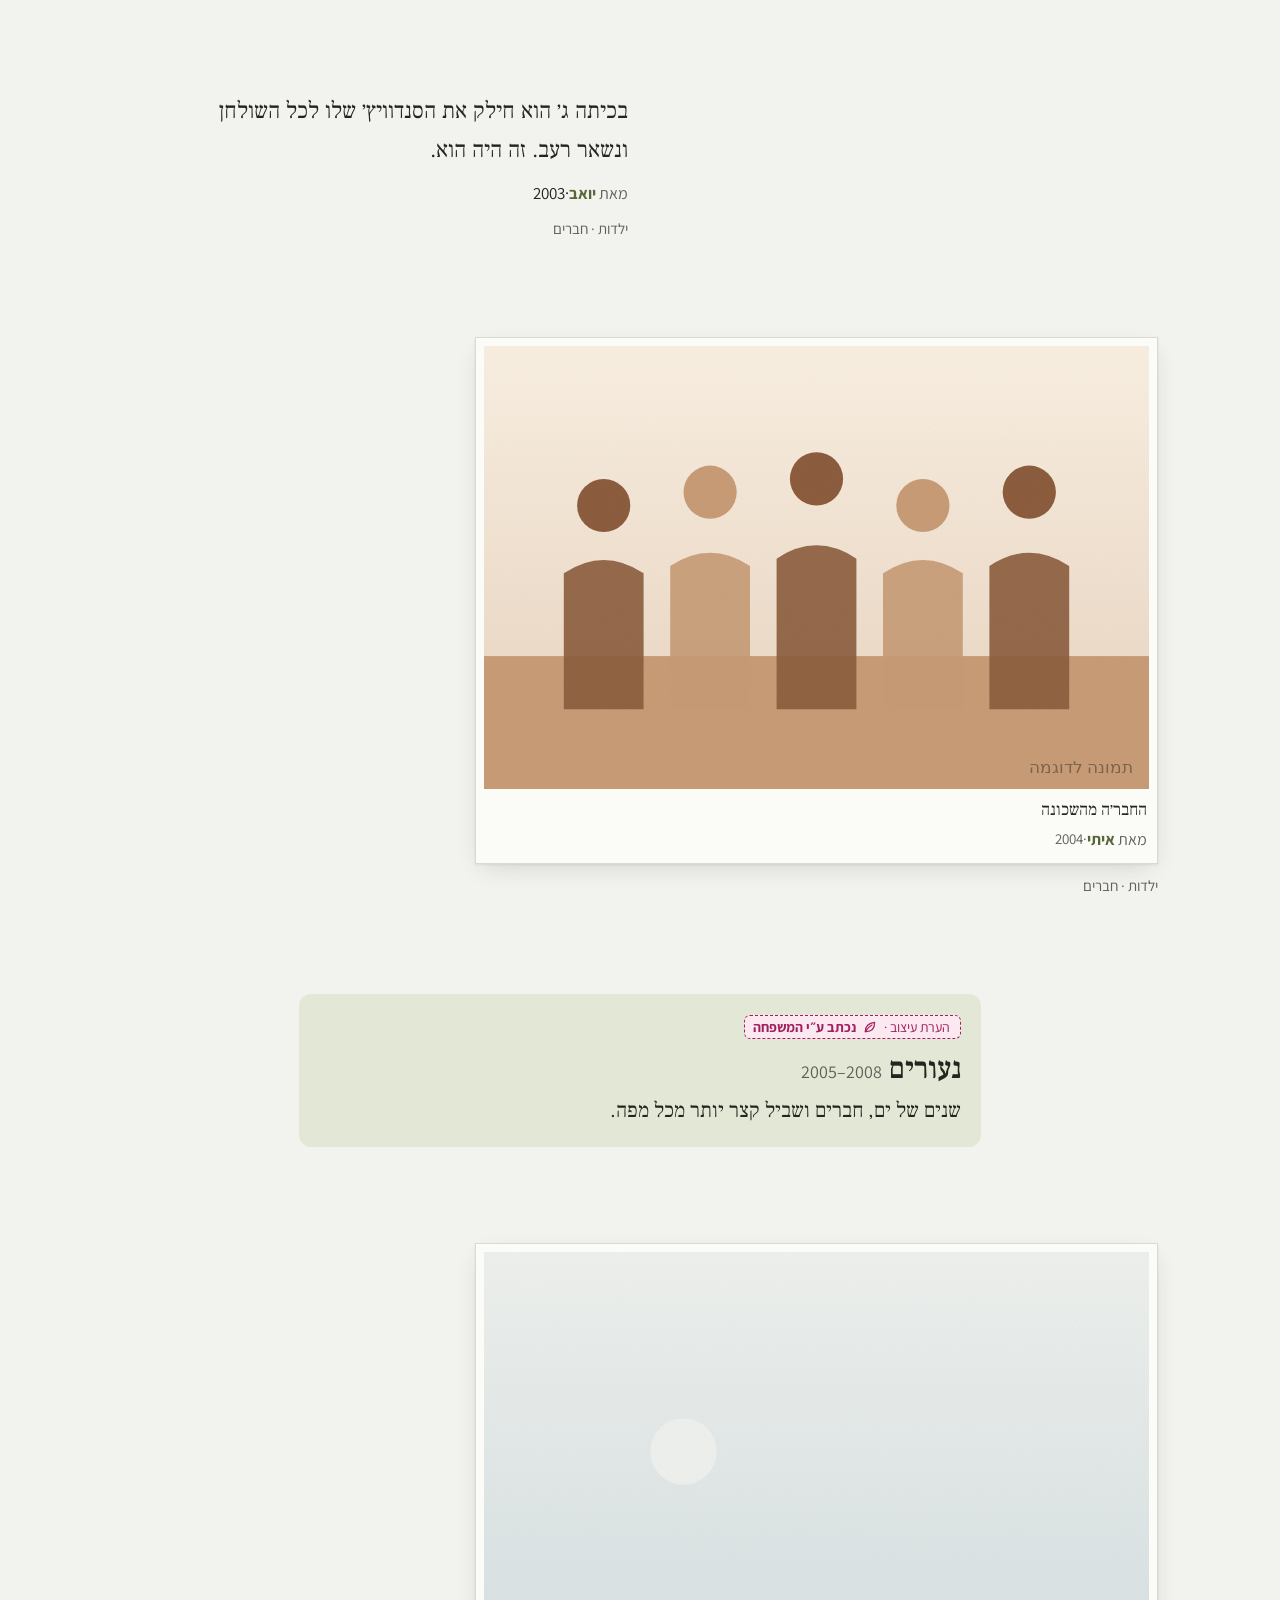
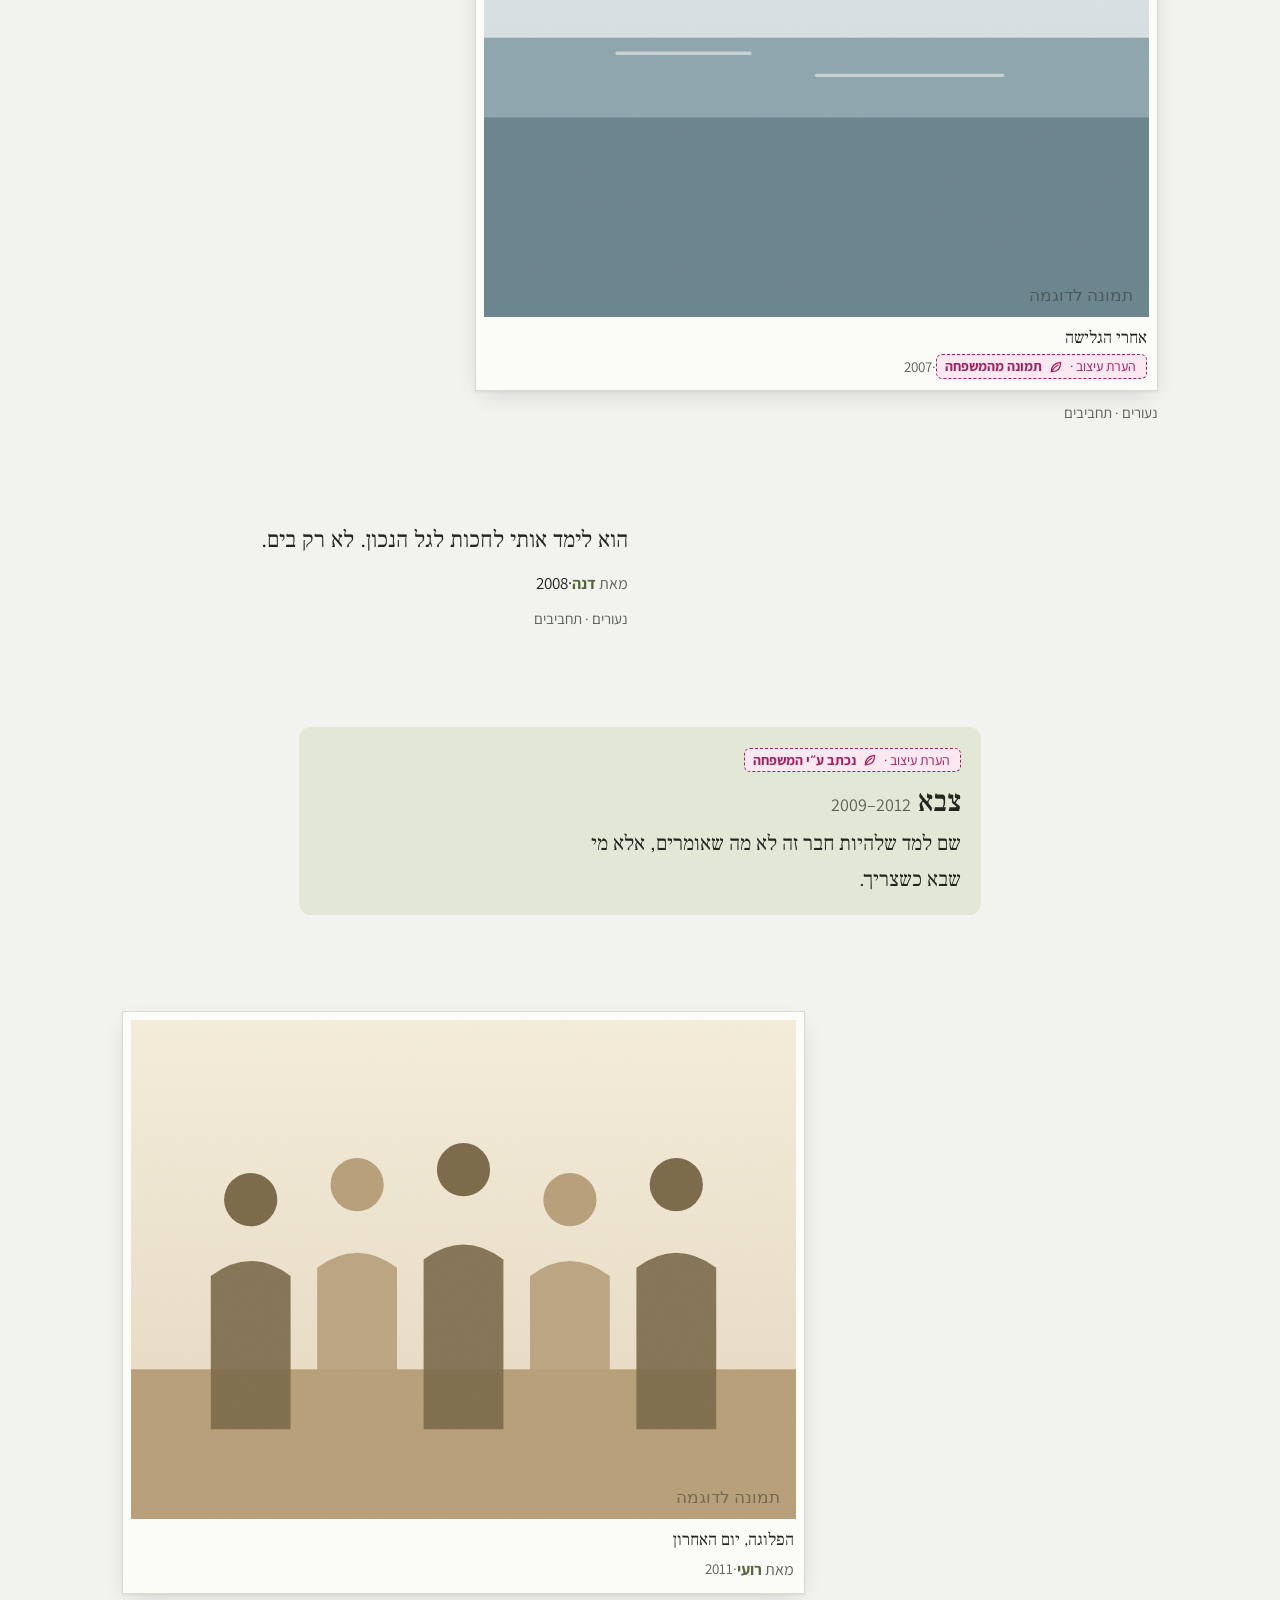
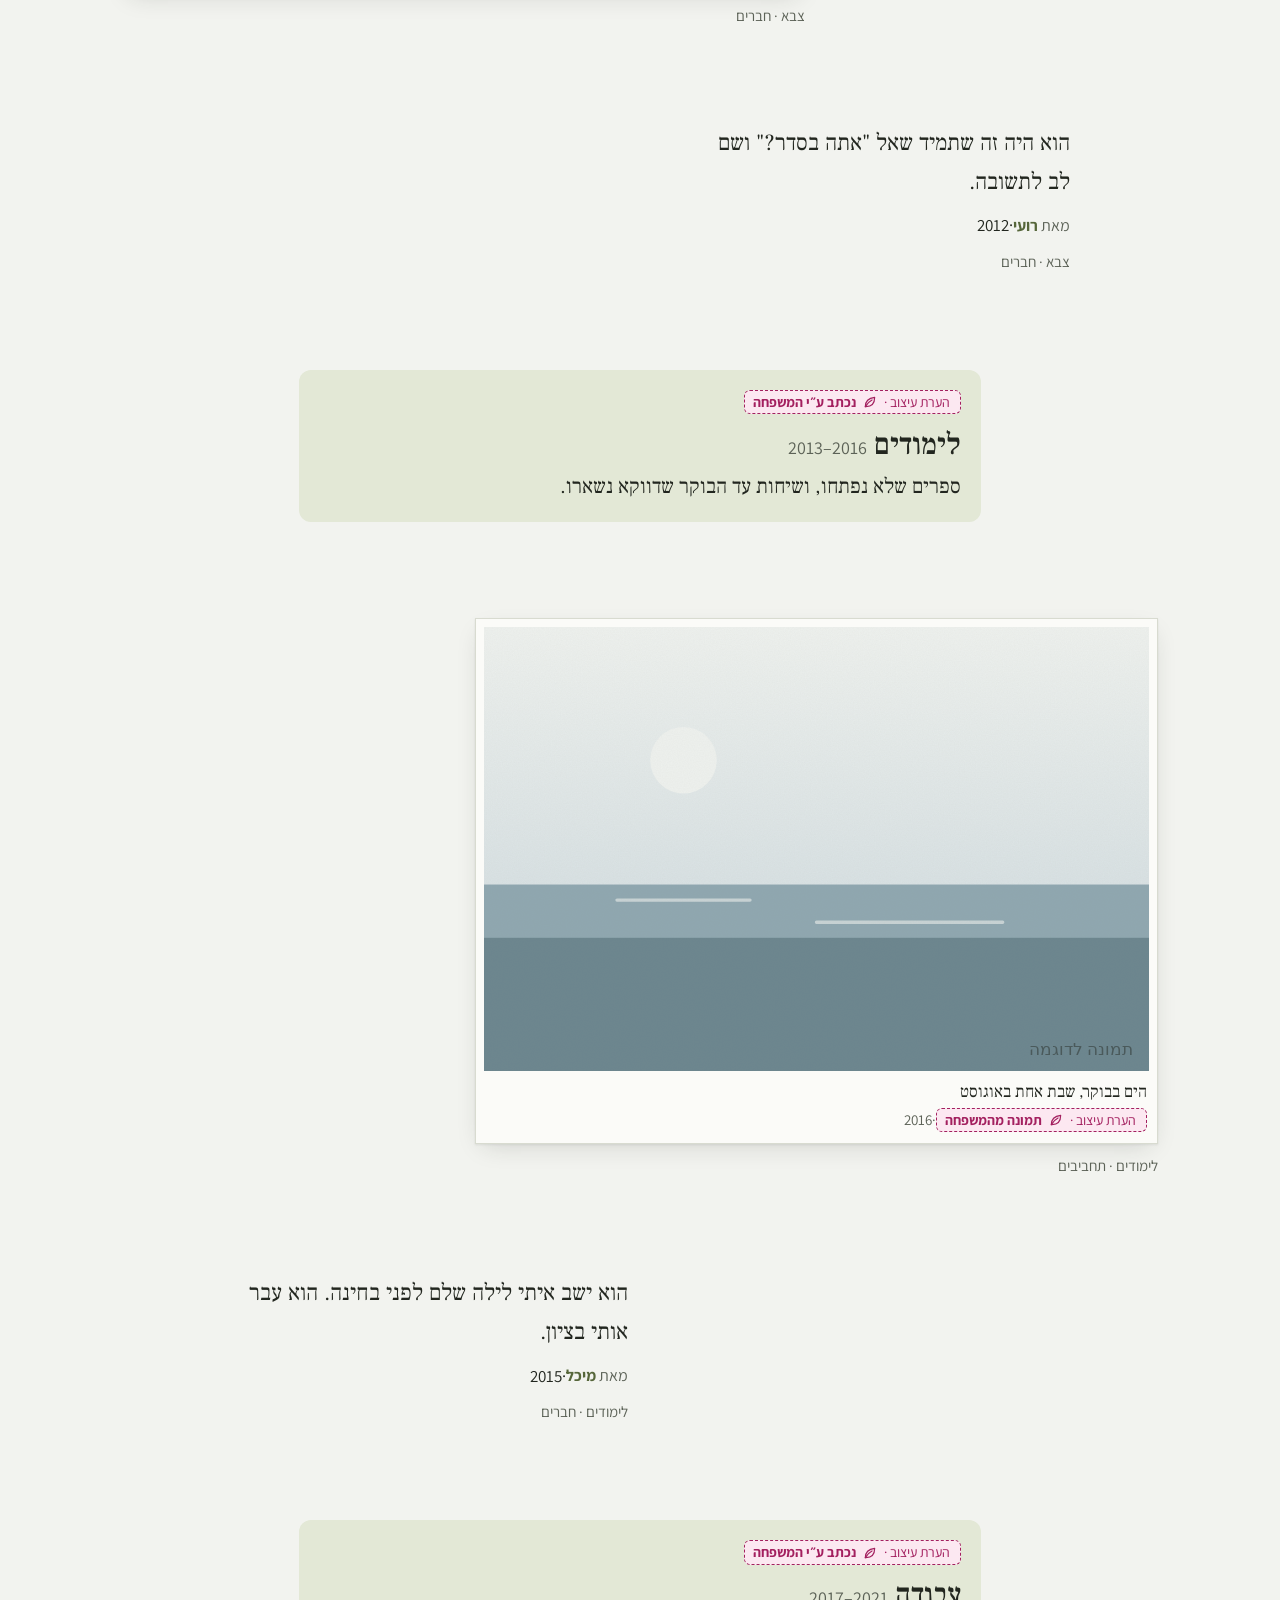
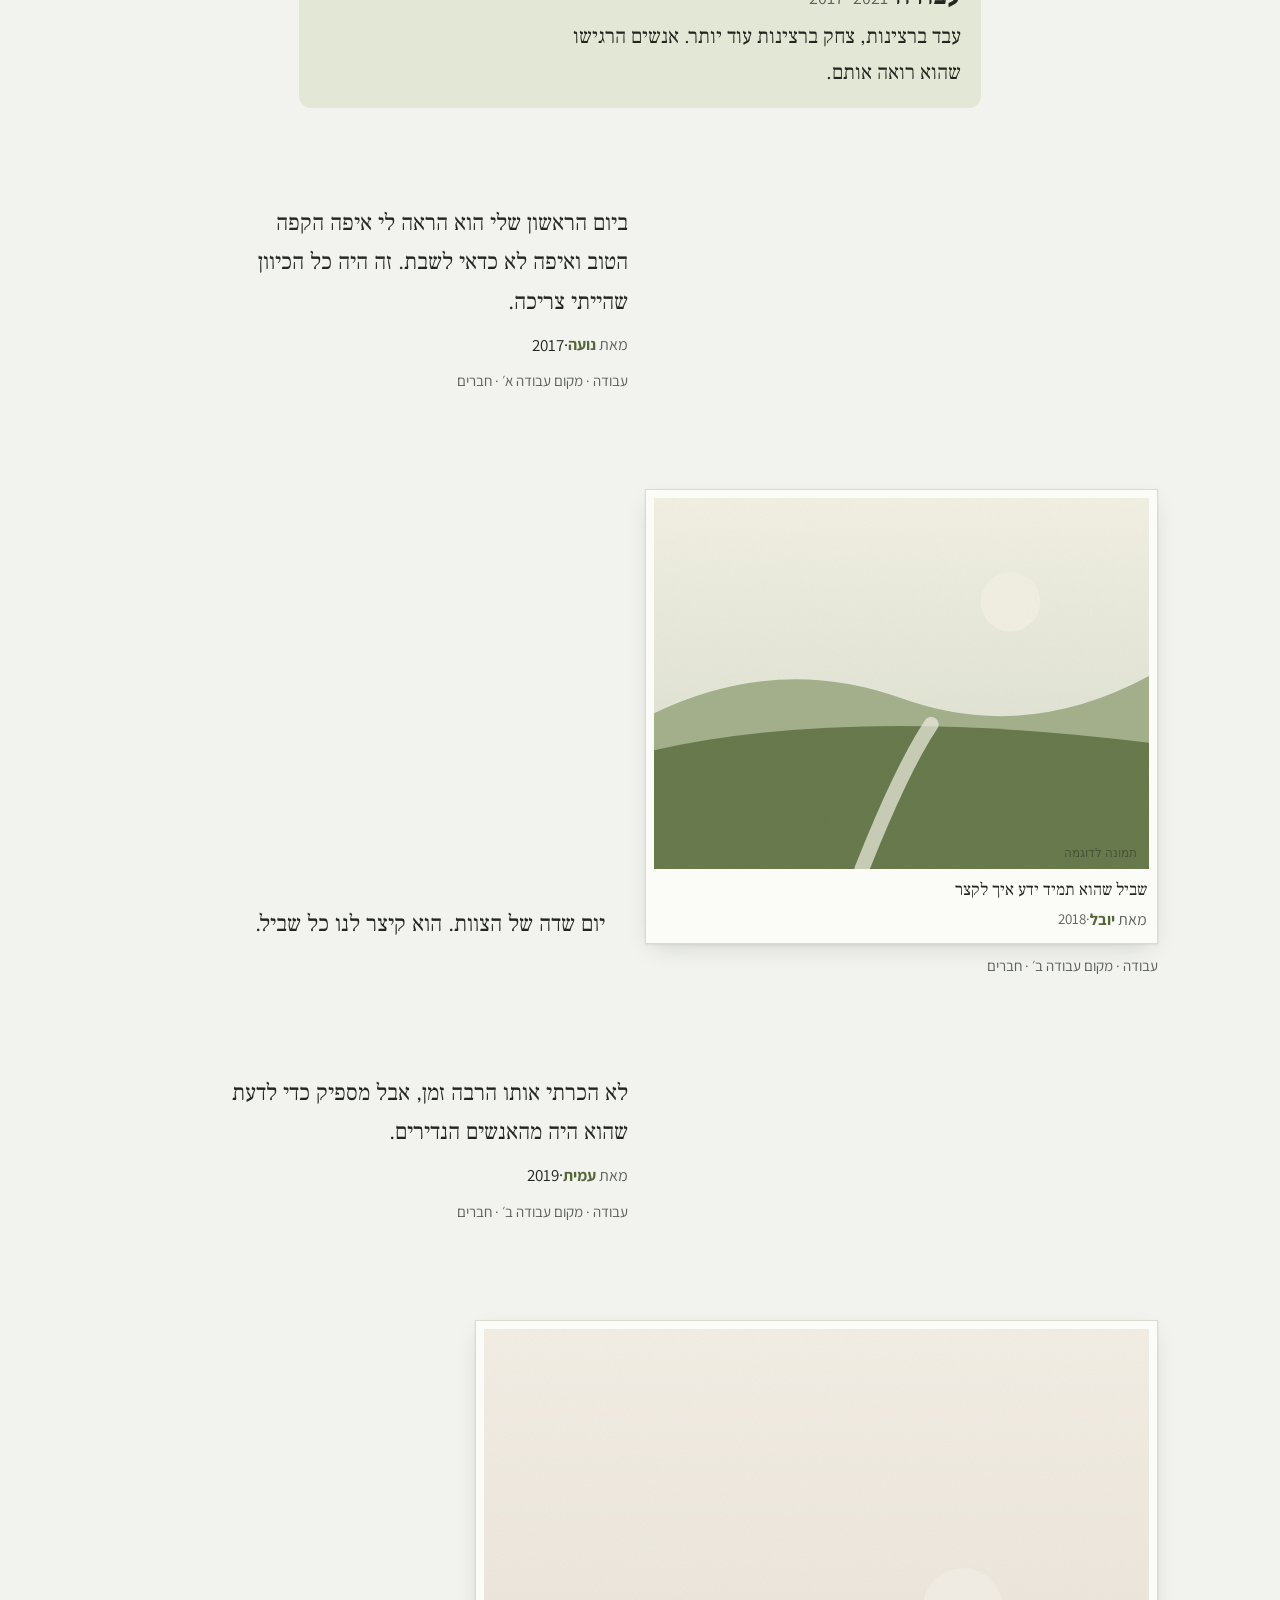
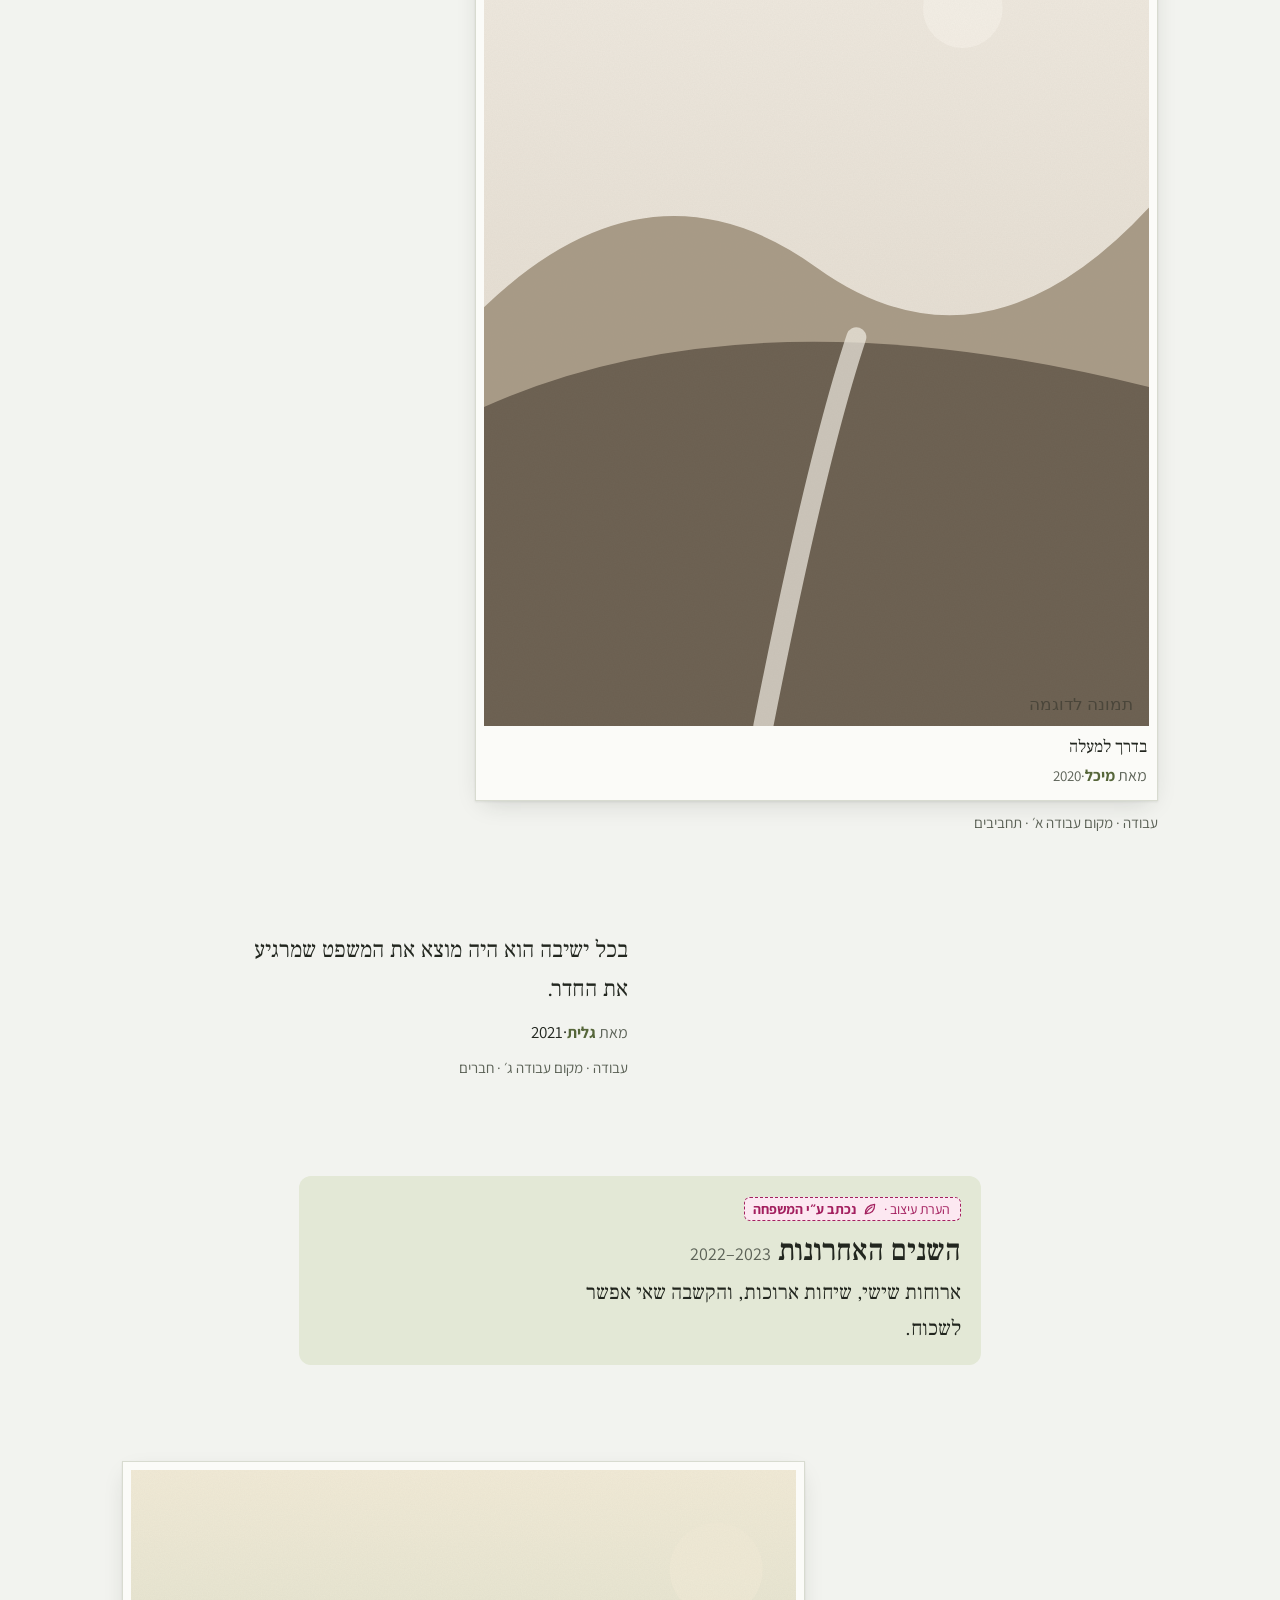
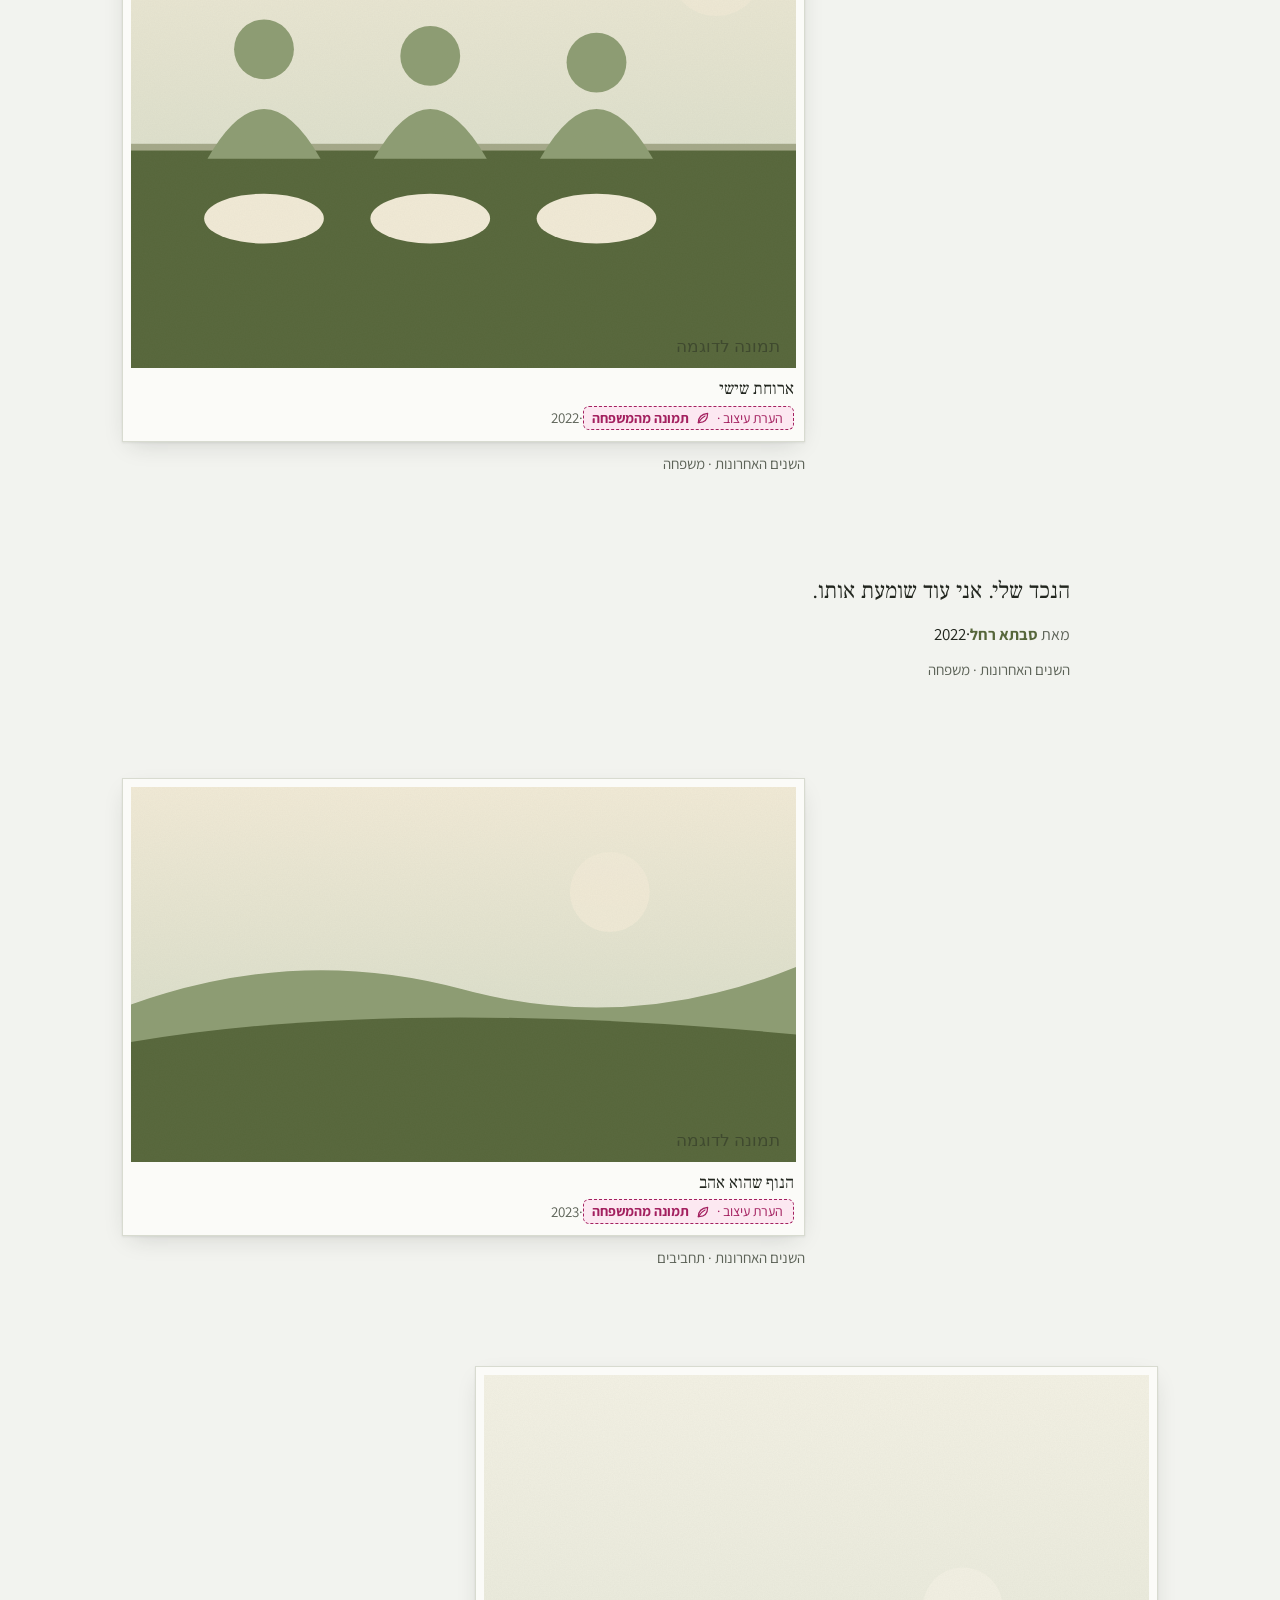
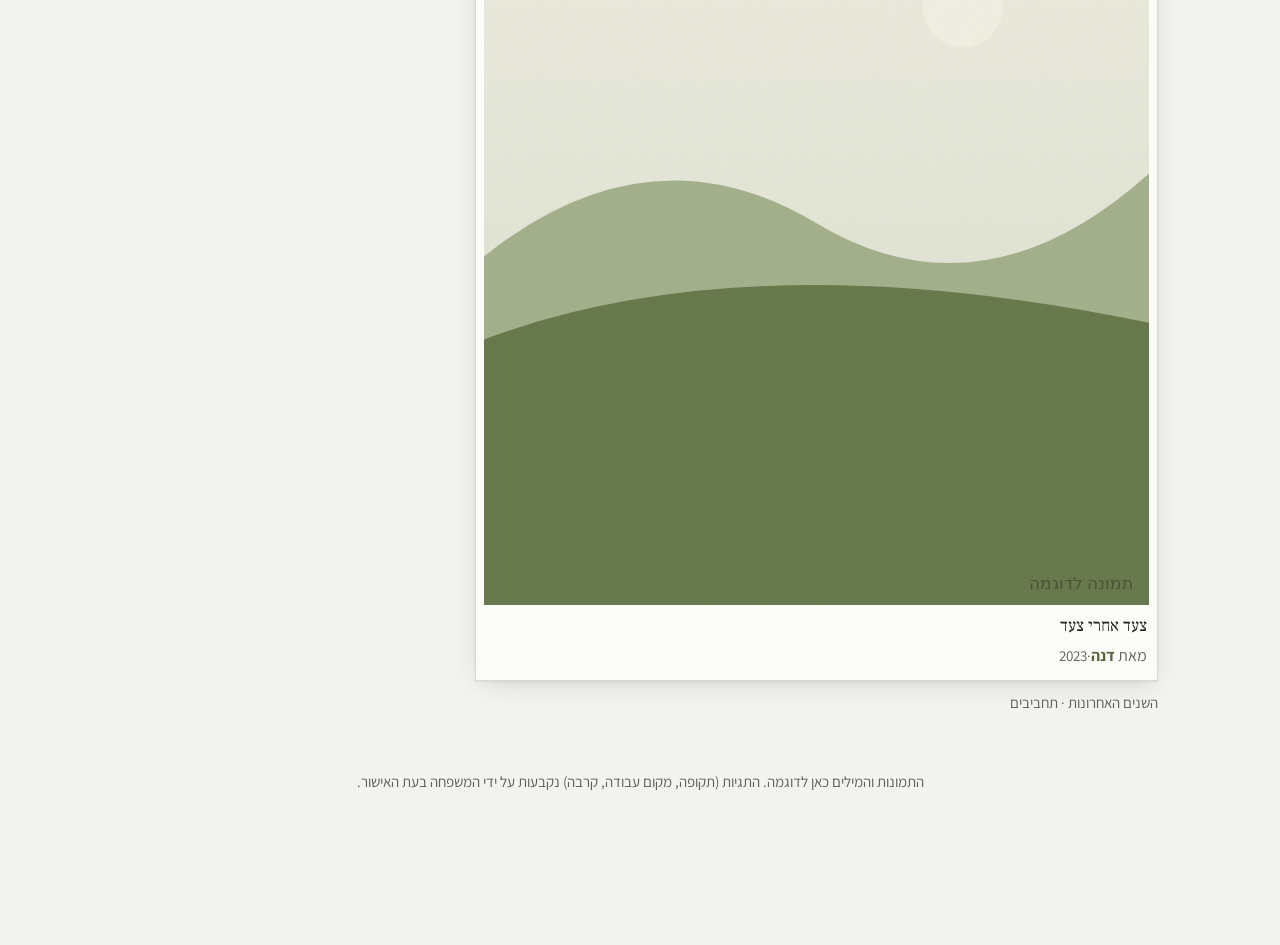
<file: long-table-filters/a-filters-on-the-table.html>
<!doctype html>
<html lang="he" dir="rtl">
<head>
<meta charset="utf-8">
<meta name="viewport" content="width=device-width, initial-scale=1, viewport-fit=cover">
<meta name="color-scheme" content="light dark">
<meta name="robots" content="noindex">
<title>הצעה א · מסננים על השולחן</title>
<link rel="preconnect" href="https://fonts.googleapis.com">
<link rel="preconnect" href="https://fonts.gstatic.com" crossorigin>
<link href="https://fonts.googleapis.com/css2?family=Assistant:wght@400;600;700&family=Frank+Ruhl+Libre:wght@400;500;700&display=swap" rel="stylesheet">
<link rel="stylesheet" href="../shared/tokens.css">
<link rel="stylesheet" href="lt.css">
<style>
/* Palette A: limestone, olive leaf, evening light (DESIGN.md as written) */
:root { --accent: var(--olive); --accent-soft: var(--olive-soft); --on-accent: #fff; --mark: var(--amber); --mark-soft: var(--amber-soft); --bar-h: 64px; }
@media (prefers-color-scheme: dark) { :root:not([data-theme="light"]) { --on-accent: #161915; } }
body { padding-block-end: 96px; }
.scrim { z-index: 39; }

/* hero: his face first, the family's words beside it */
.hero { padding-block: 28px 40px; display: grid; gap: 26px; }
.hero .print { max-inline-size: 340px; }
.hero h1 { font: 500 clamp(56px, 17vw, 96px)/1 var(--font-serif); margin: 0 0 12px; }
.hero .dates { color: var(--muted); font-size: 18px; }
.hero .bio { margin: 22px 0 14px; font: 400 22px/1.65 var(--font-serif); max-inline-size: 30ch; }
.hero .actions { display: flex; flex-wrap: wrap; gap: 12px; margin-block-start: 22px; }
@media (min-width: 900px) {
  .hero { grid-template-columns: 5fr 7fr; gap: 72px; align-items: end; padding-block: 56px 56px; }
  .hero .print { max-inline-size: 440px; }
  .hero .bio { font-size: 25px; }
}

/* three ways in: the closeness tiles (from the inspiration's quick-access tiles) */
.doors { display: grid; grid-template-columns: repeat(3, 1fr); gap: 12px; padding-block-end: 36px; }
.door { position: relative; display: grid; grid-template-rows: 1fr auto; padding: 0; border: 1px solid var(--line); background: var(--surface); border-radius: 12px; overflow: hidden; text-align: start; color: var(--ink); min-block-size: 168px; transition: border-color .3s var(--ease), transform .4s var(--ease); }
.door:hover { transform: translateY(-2px); border-color: var(--accent); }
.door img { inline-size: 100%; block-size: 100%; object-fit: cover; min-block-size: 100px; }
.door span { display: grid; padding: 10px 12px 12px; }
.door b { font: 500 20px/1.2 var(--font-serif); }
.door small { color: var(--muted); font-size: 15px; }
.door[aria-pressed="true"] { border: 2px solid var(--accent); }
.door[aria-pressed="true"] span { background: var(--accent); color: var(--on-accent); }
.door[aria-pressed="true"] small { color: inherit; }
@media (min-width: 700px) { .door { min-block-size: 240px; } .door b { font-size: 26px; } .doors { gap: 20px; } }

/* sticky filter bar */
.bar { position: sticky; inset-block-start: 0; z-index: 40; background: var(--bg); border-block: 1px solid var(--line); }
.bar .wrap { padding-block: 10px; display: grid; gap: 8px; }
.bar .row1 { display: grid; grid-template-columns: repeat(3, minmax(0, 1fr)); gap: 8px; align-items: center; }
.fgroup { position: relative; min-inline-size: 0; }
.fbtn { inline-size: 100%; min-block-size: 52px; display: inline-flex; align-items: center; justify-content: space-between; gap: 6px; padding-inline: 12px 8px; line-height: 1.15; text-align: start; border: 1.5px solid var(--line); border-radius: 12px; background: var(--surface); color: var(--ink); font-size: 17px; font-weight: 700; transition: border-color .2s var(--ease); }
.fbtn:hover { border-color: var(--accent); }
.fbtn .cnt { display: inline-grid; place-items: center; min-inline-size: 24px; block-size: 24px; border-radius: 99px; background: var(--accent); color: var(--on-accent); font-size: 14px; padding-inline: 6px; }
.fbtn .cnt:empty { display: none; }
.fbtn .ic { transition: transform .3s var(--ease); margin-inline-start: auto; }
.fbtn[aria-expanded="true"] .ic { transform: rotate(180deg); }
.fbtn[aria-expanded="true"], .fbtn.on { border-color: var(--accent); }
.row2 { display: flex; align-items: center; gap: 8px; overflow-x: auto; scrollbar-width: none; padding-block-end: 2px; }
.row2::-webkit-scrollbar { display: none; }
.row2 .state { color: var(--muted); font-size: 16px; white-space: nowrap; margin-inline-end: auto; }
.row2 .chip { min-block-size: 44px; padding-inline: 14px; font-size: 16px; background: var(--accent-soft); border-color: transparent; }
.row2 .chip::before { display: none; }
@media (min-width: 900px) {
  .bar .wrap { grid-template-columns: auto 1fr; align-items: center; gap: 18px; }
  .bar .row1 { grid-template-columns: repeat(3, 190px); }
  .fbtn { min-block-size: 48px; }
  .scrim { background: transparent; }
}
@media (min-width: 900px) and (hover: hover) and (pointer: fine) {
  .sheet { position: absolute; inset-inline: 0 auto; inset-block: calc(100% + 8px) auto; inline-size: 380px; max-block-size: 70vh; border-radius: 14px; border: 1px solid var(--line); box-shadow: 0 16px 40px -12px rgba(20, 22, 18, .35); padding: 20px; }
  .grab { display: none; }
}

/* the table (stagger, as in the long-table mockup) */
.resultline { padding-block: 22px 8px; display: flex; flex-wrap: wrap; align-items: center; gap: 8px 20px; justify-content: space-between; }
.resultline p { margin: 0; }
.table { display: grid; grid-template-columns: 1fr; gap: 56px 0; padding-block: 28px 24px; min-block-size: 40vh; }
.table.fade { animation: settle .45s var(--ease); }
@keyframes settle { from { opacity: .3; } to { opacity: 1; } }
.entry { min-inline-size: 0; }
.entry.a:not(.chapter) { margin-inline-end: 10%; }
.entry.b:not(.chapter) { margin-inline-start: 10%; }
.entry .inner { display: grid; gap: 18px; }
.entry .tags { margin: 10px 0 0; color: var(--muted); font-size: 15px; }
.chapter h3 { margin: 12px 0 6px; font: 500 30px/1.2 var(--font-serif); }
.chapter h3 bdi { font: 400 18px var(--font-ui); color: var(--muted); margin-inline-start: 10px; }
.chapter p { margin: 0; font: 400 21px/1.7 var(--font-serif); max-inline-size: 34ch; }
@media (min-width: 900px) {
  .table { grid-template-columns: repeat(12, 1fr); column-gap: 24px; row-gap: 96px; padding-block-start: 48px; }
  .entry { grid-column: 1 / -1; margin: 0 !important; }
  .entry.prints.a { grid-column: 1 / span 8; }
  .entry.prints.b { grid-column: 5 / span 8; }
  .entry.prints.has-text.a { grid-column: 1 / span 11; }
  .entry.prints.has-text.b { grid-column: 2 / span 11; }
  .entry.has-text .inner { grid-template-columns: 1.3fr 1fr; align-items: end; gap: 40px; }
  .entry.words.a { grid-column: 2 / span 5; }
  .entry.words.b { grid-column: 7 / span 5; }
  .entry.chapter { grid-column: 3 / span 8; }
  .quote { font-size: 23px; }
}
.dock { position: fixed; inset-inline: 0; inset-block-end: calc(14px + env(safe-area-inset-bottom)); display: flex; justify-content: center; z-index: 30; pointer-events: none; }
.dock .pill { pointer-events: auto; box-shadow: 0 8px 24px -6px rgba(34, 38, 31, .35); }
@media (min-width: 900px) { .dock { display: none; } }
</style>
</head>
<body>
<div class="proof"><span>הצעה א מתוך שלוש · כל התמונות, השמות והטקסטים כאן לדוגמה</span><a href="index.html">לכל ההצעות</a></div>

<main>
  <div class="wrap">
    <header class="hero">
      <figure class="print" id="portrait"></figure>
      <div>
        <h1>אופיר</h1>
        <div class="dates"><bdi dir="ltr">19XX – 20XX</bdi></div>
        <p class="bio">אח, חבר, בן אדם שידע להקשיב. מי שהיה איתו בחדר, הרגיש שהוא היחיד שם.</p>
        <p class="legend"><span class="src own" id="bioSrc"></span><span>סימון הפתיח כטקסט של המשפחה.</span></p>
        <div class="actions"><a class="pill" href="#table">לשתף זיכרון</a><a class="pill quiet" href="#table">להשאיר מילה</a></div>
      </div>
    </header>
    <section class="doors" id="doors" aria-label="להיכנס לפי קרבה"></section>
  </div>

  <div class="bar" id="bar" role="region" aria-label="סינון השולחן">
    <div class="wrap">
      <div class="row1" id="row1"></div>
      <div class="row2" id="row2"></div>
    </div>
  </div>

  <div class="wrap" id="tableTop">
    <div class="resultline">
      <p id="count" aria-live="polite"></p>
      <p class="legend" aria-label="מקרא"><span><span class="src own"></span></span><span><span class="src pick"></span></span></p>
    </div>
    <section class="table" id="table" aria-label="השולחן הארוך"></section>
  </div>
  <p class="footnote">התמונות והמילים כאן לדוגמה. התגיות (תקופה, מקום עבודה, קרבה) נקבעות על ידי המשפחה בעת האישור.</p>
  <div class="dock"><a class="pill" href="#table">לשתף זיכרון</a></div>
</main>
<div class="scrim" id="scrim" hidden></div>

<script src="../shared/photos.js"></script>
<script src="lt.js"></script>
<script>
(function () {
  var qs = function (s, r) { return (r || document).querySelector(s); };
  var F = LT.facets, order = ['period', 'workplace', 'relation'], open = null;
  var total = LT.content().length;

  /* hero provenance + legend text */
  var ph = window.OFIR.byId('p01');
  qs('#portrait').innerHTML = '<img src="' + ph.src + '" alt="אופיר, תמונה לדוגמה" width="600" height="750"><figcaption><span class="cr">' + LT.src({ own: 'own', type: 'photo', by: 'המשפחה' }) + '</span></figcaption>';
  qs('#bioSrc').innerHTML = LT.icon('leaf') + 'נכתב ע״י המשפחה';
  var lg = document.querySelectorAll('.resultline .legend .src');
  lg[0].innerHTML = LT.icon('leaf') + 'מהמשפחה: נכתב או סופק על ידה';
  lg[1].innerHTML = LT.icon('pick') + 'נבחר ע״י המשפחה: ממי ששיתף';

  /* closeness tiles */
  var tilePhoto = { family: 'p10', friends: 'p05', hobbies: 'p08' };
  qs('#doors').innerHTML = F.relation.opts.map(function (o) {
    return '<button type="button" class="door" data-rel="' + o.id + '" aria-pressed="false"><img src="' + window.OFIR.byId(tilePhoto[o.id]).src + '" alt="" loading="lazy"><span><b>' + o.label + '</b><small></small></span></button>';
  }).join('');
  qs('#doors').addEventListener('click', function (e) {
    var b = e.target.closest('.door'); if (!b) return;
    var on = b.getAttribute('aria-pressed') === 'true';
    LT.only('relation', on ? null : b.dataset.rel);
    if (!on) qs('#bar').scrollIntoView({ block: 'start' });
  });

  /* filter buttons + sheets */
  qs('#row1').innerHTML = order.map(function (f) {
    return '<div class="fgroup" data-f="' + f + '"><button type="button" class="fbtn" aria-expanded="false" aria-controls="sh-' + f + '"><span>' + F[f].label + '</span><span class="cnt"></span>' + LT.icon('chev') + '</button>' +
      '<div class="sheet" id="sh-' + f + '" role="group" aria-label="' + F[f].label + '" hidden><span class="grab"></span><h2>' + F[f].label + '</h2><p class="sub">' + (f === 'workplace' ? 'שמות לדוגמה. המשפחה תזין את האמיתיים. ' : '') + 'אפשר לבחור כמה.</p><div class="opts">' +
      F[f].opts.map(function (o) { return '<button type="button" class="chip" data-id="' + o.id + '" aria-pressed="false">' + o.label + ' <span class="n"></span></button>'; }).join('') +
      '</div><div class="foot"><button type="button" class="textbtn clear">ניקוי</button><button type="button" class="pill done">הצגה</button></div></div></div>';
  }).join('');

  function setOpen(f) {
    open = f;
    document.querySelectorAll('.fgroup').forEach(function (g) {
      var on = g.dataset.f === f;
      g.querySelector('.fbtn').setAttribute('aria-expanded', on);
      g.querySelector('.sheet').hidden = !on;
    });
    qs('#scrim').hidden = !f;
    if (f) { var s = qs('#sh-' + f); setTimeout(function () { var c = s.querySelector('.chip'); if (c) c.focus({ preventScroll: true }); }, 0); }
  }
  qs('#row1').addEventListener('click', function (e) {
    var g = e.target.closest('.fgroup'); if (!g) return;
    var f = g.dataset.f;
    if (e.target.closest('.fbtn')) { setOpen(open === f ? null : f); return; }
    var chip = e.target.closest('.chip'); if (chip) { LT.toggle(f, chip.dataset.id); return; }
    if (e.target.closest('.clear')) { LT.only(f, null); return; }
    if (e.target.closest('.done')) { setOpen(null); qs('#bar').querySelector('[data-f="' + f + '"] .fbtn').focus(); }
  });
  qs('#scrim').addEventListener('click', function () { setOpen(null); });
  document.addEventListener('keydown', function (e) { if (e.key === 'Escape' && open) { var f = open; setOpen(null); qs('[data-f="' + f + '"] .fbtn').focus(); } });
  qs('#row2').addEventListener('click', function (e) {
    var c = e.target.closest('.chip'); if (!c) return;
    if (c.dataset.clear) LT.clear(); else LT.toggle(c.dataset.f, c.dataset.id);
  });

  function entry(it, i) {
    var side = i % 2 ? 'b' : 'a', e = LT.esc;
    var tags = LT.tags(it).map(function (t) { return LT.label(t[0], t[1]); }).join(' · ');
    if (it.type === 'chapter') {
      return '<article class="entry chapter family-text ' + side + '"><span class="src own">' + LT.icon('leaf') + 'נכתב ע״י המשפחה</span><h3>' + e(it.title) + ' <bdi>' + LT.years[it.period] + '</bdi></h3><p dir="auto">' + e(it.text) + '</p></article>';
    }
    if (it.type === 'photo') {
      var t = it.text ? '<div><blockquote class="quote" dir="auto">' + e(it.text) + '</blockquote></div>' : '';
      return '<article class="entry prints ' + side + (t ? ' has-text' : '') + '"><div class="inner">' + LT.fig(it) + t + '</div><p class="tags">' + tags + '</p></article>';
    }
    return '<article class="entry words ' + side + '"><blockquote class="quote" dir="auto">' + e(it.text) + '</blockquote><p class="quote-by">' + LT.src(it) + ' · <bdi>' + it.year + '</bdi></p><p class="tags">' + tags + '</p></article>';
  }

  var first = true;
  function render() {
    var vis = LT.visible(), n = LT.visibleContent().length, act = LT.active();
    order.forEach(function (f) {
      var g = qs('[data-f="' + f + '"]'), k = Object.keys(LT.sel[f]).length;
      g.querySelector('.cnt').textContent = k || '';
      g.querySelector('.fbtn').classList.toggle('on', !!k);
      F[f].opts.forEach(function (o) {
        var c = g.querySelector('[data-id="' + o.id + '"]'), cn = LT.count(f, o.id);
        c.setAttribute('aria-pressed', !!LT.sel[f][o.id]);
        c.classList.toggle('zero', cn === 0);
        c.querySelector('.n').textContent = cn;
      });
    });
    document.querySelectorAll('.door').forEach(function (d) {
      d.setAttribute('aria-pressed', !!LT.sel.relation[d.dataset.rel]);
      d.querySelector('small').textContent = LT.count('relation', d.dataset.rel) + ' זיכרונות';
    });
    qs('#row2').innerHTML = act.length
      ? act.map(function (a) { return '<button type="button" class="chip x" data-f="' + a.facet + '" data-id="' + a.id + '" aria-label="להסיר את הסינון ' + a.label + '">' + a.label + LT.icon('x') + '</button>'; }).join('') + '<button type="button" class="textbtn" data-clear="1">ניקוי הכול</button>'
      : '<span class="state">מציגים את כל השולחן. אפשר לצמצם לפי תקופה, מקום עבודה וקרבה.</span>';
    qs('#count').textContent = LT.say(n, total);
    var tbl = qs('#table');
    tbl.innerHTML = n === 0
      ? '<div class="empty" style="grid-column:1/-1"><strong>אין כאן עדיין זיכרונות בשילוב הזה.</strong><p>אפשר להסיר מסנן, או להיות הראשונים להוסיף.</p><div class="row"><button type="button" class="pill" id="emptyClear">להציג הכול</button><a class="textbtn" href="#table">לשתף זיכרון</a></div></div>'
      : vis.map(entry).join('');
    var ec = qs('#emptyClear'); if (ec) ec.onclick = function () { LT.clear(); };
    if (!first) { tbl.classList.remove('fade'); void tbl.offsetWidth; tbl.classList.add('fade'); }
    first = false;
  }
  LT.onChange(render);
  render();
})();
</script>
</body>
</html>
</file>
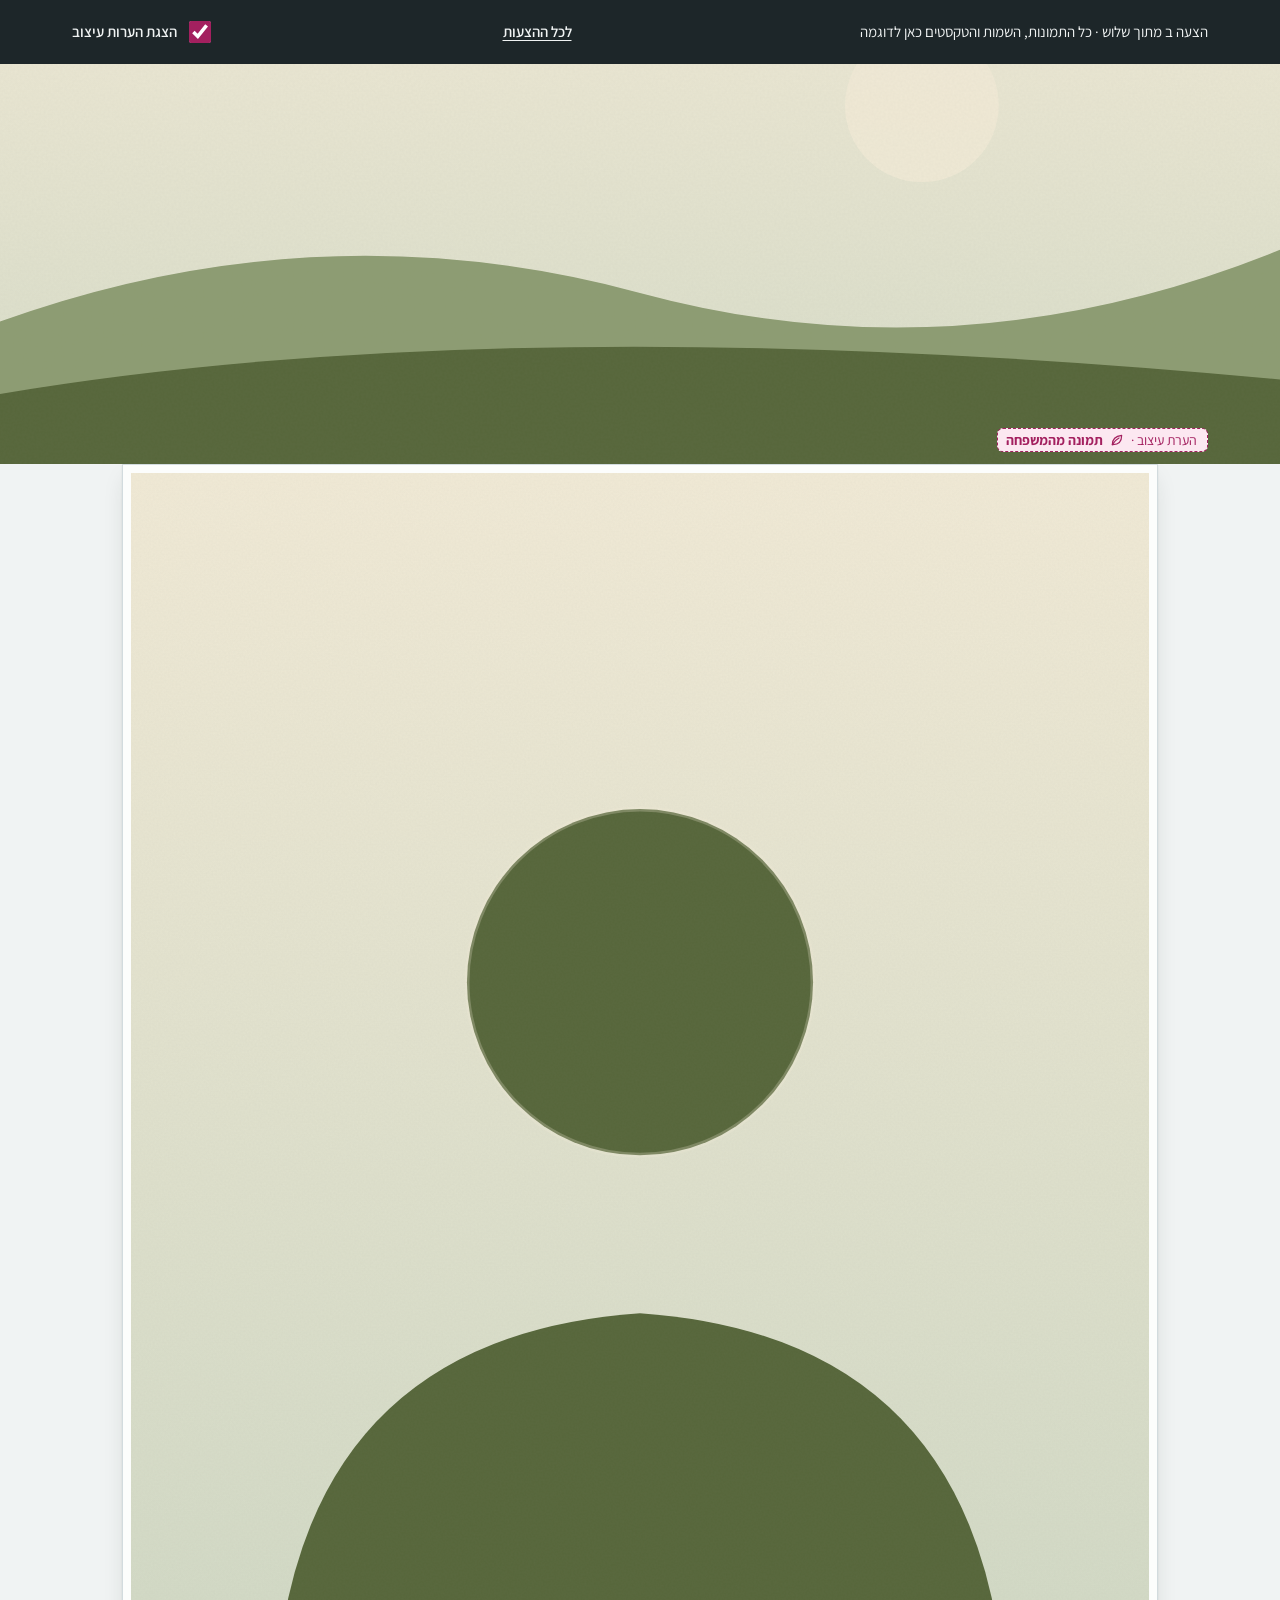
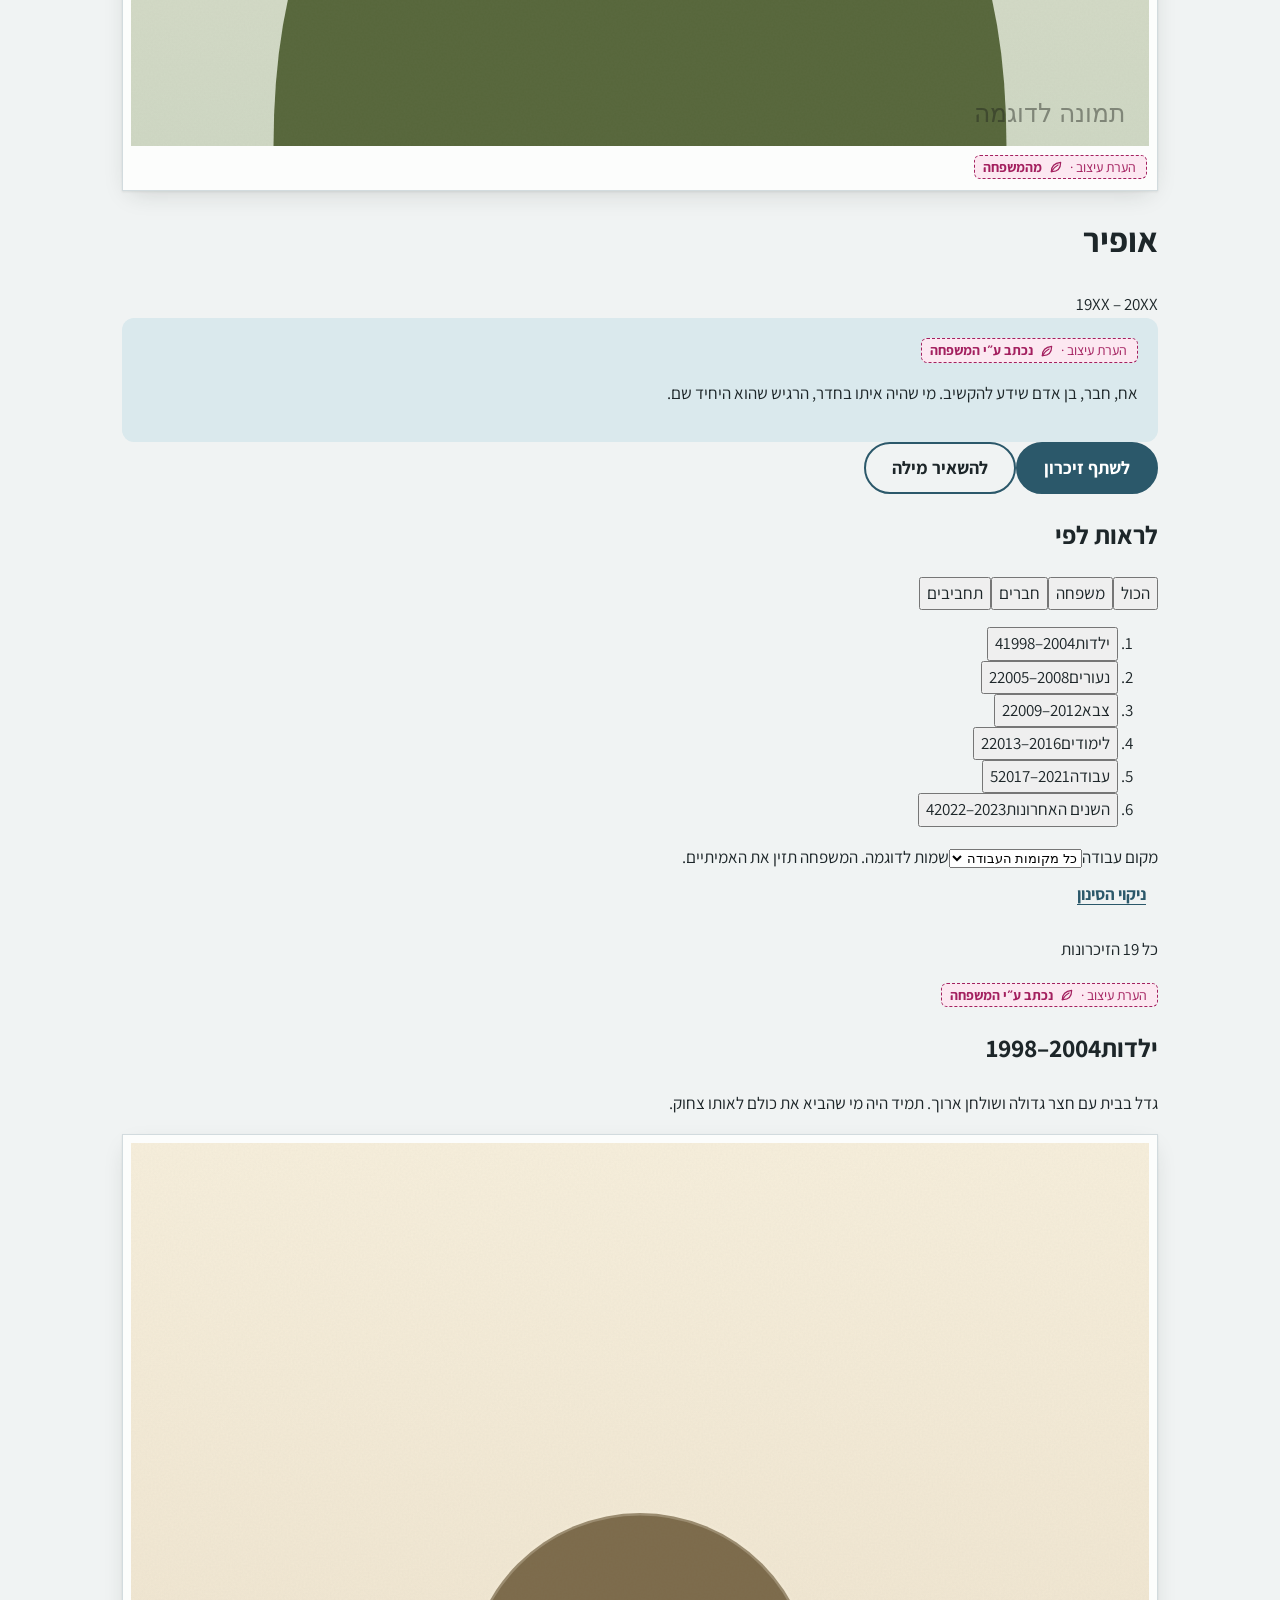
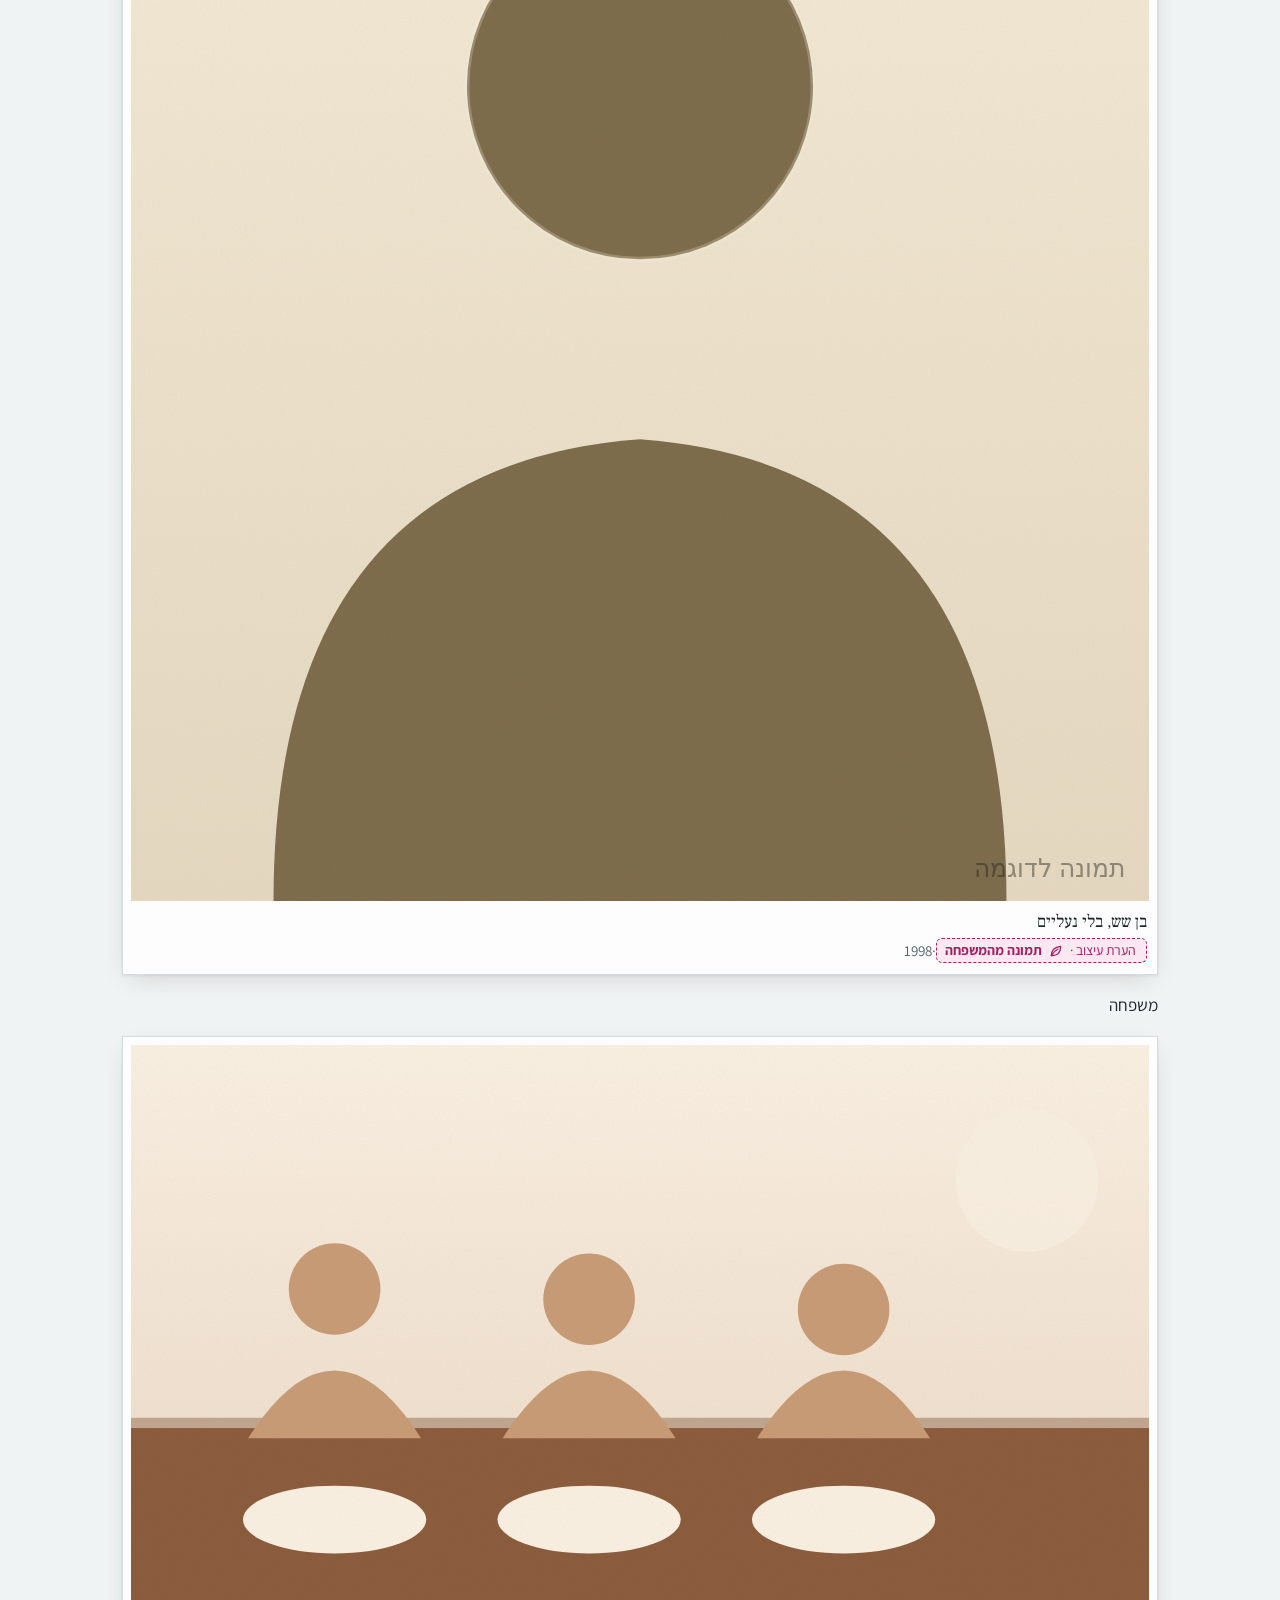
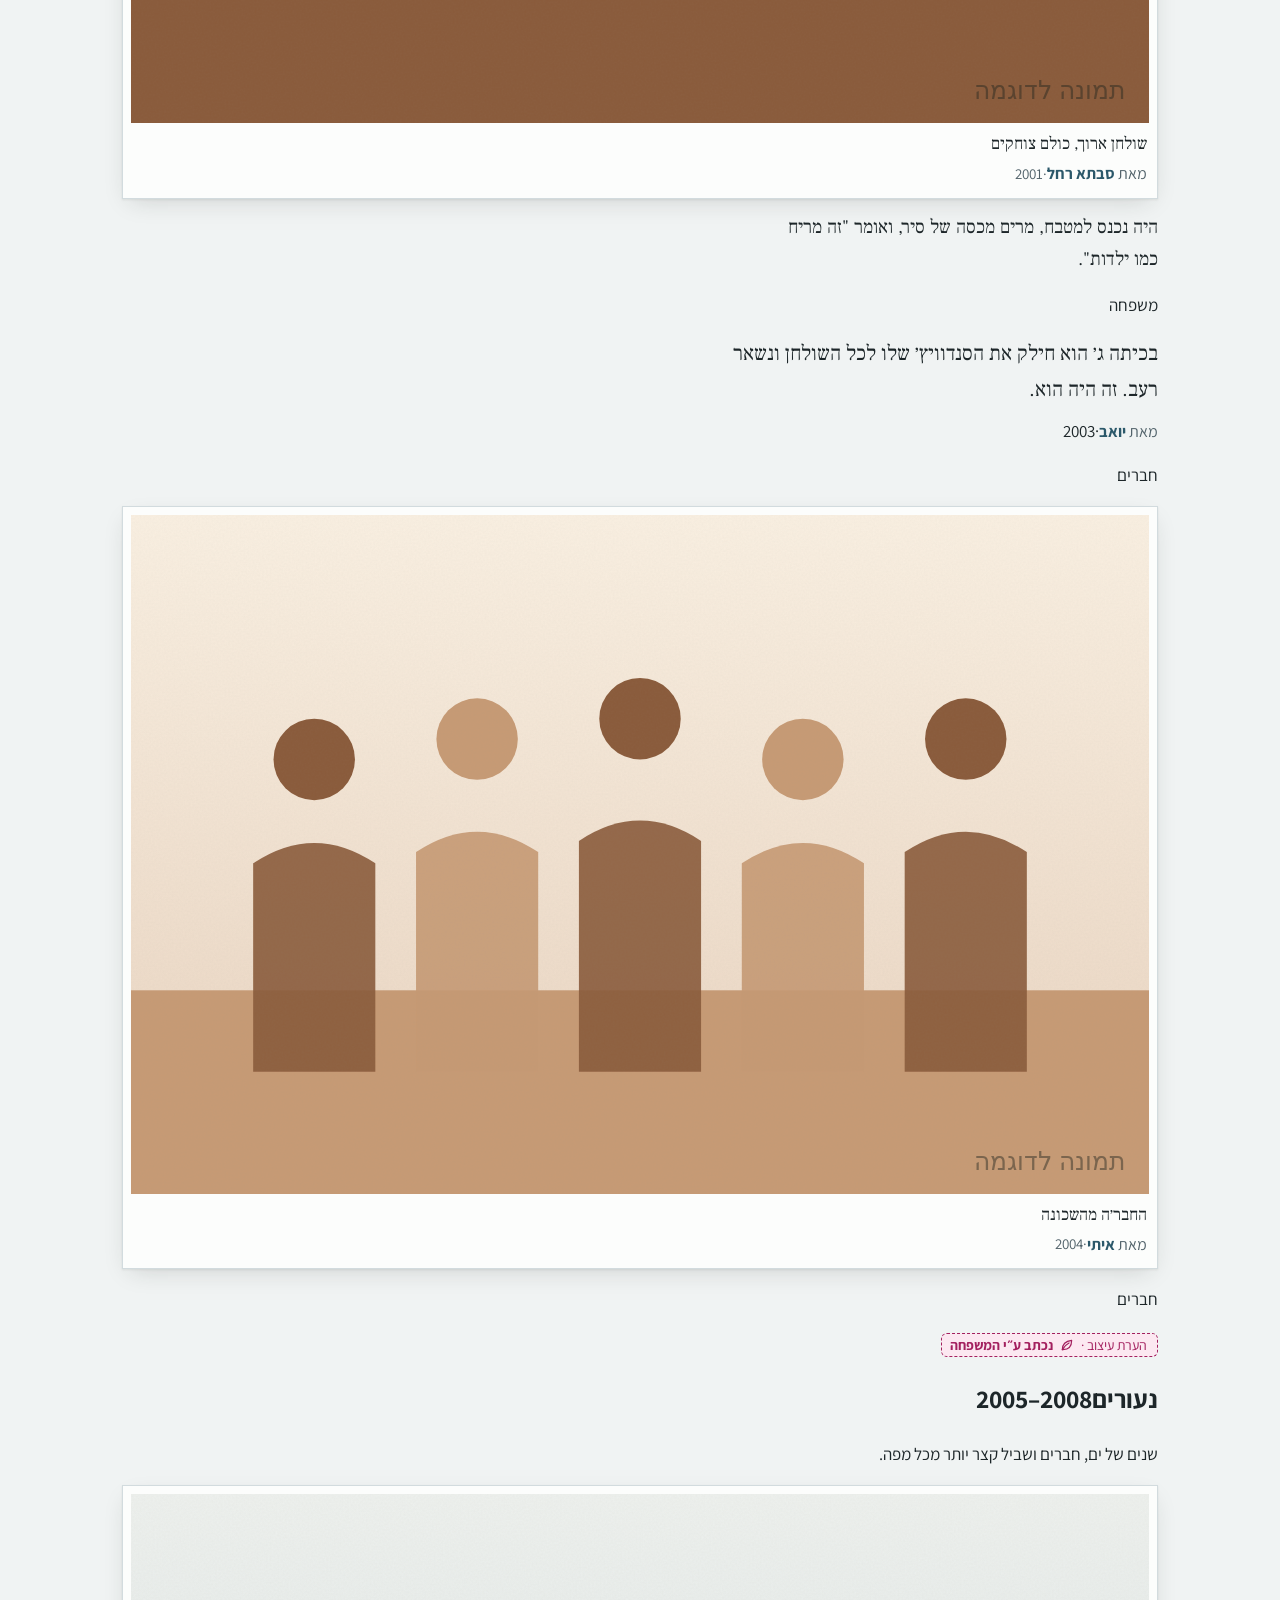
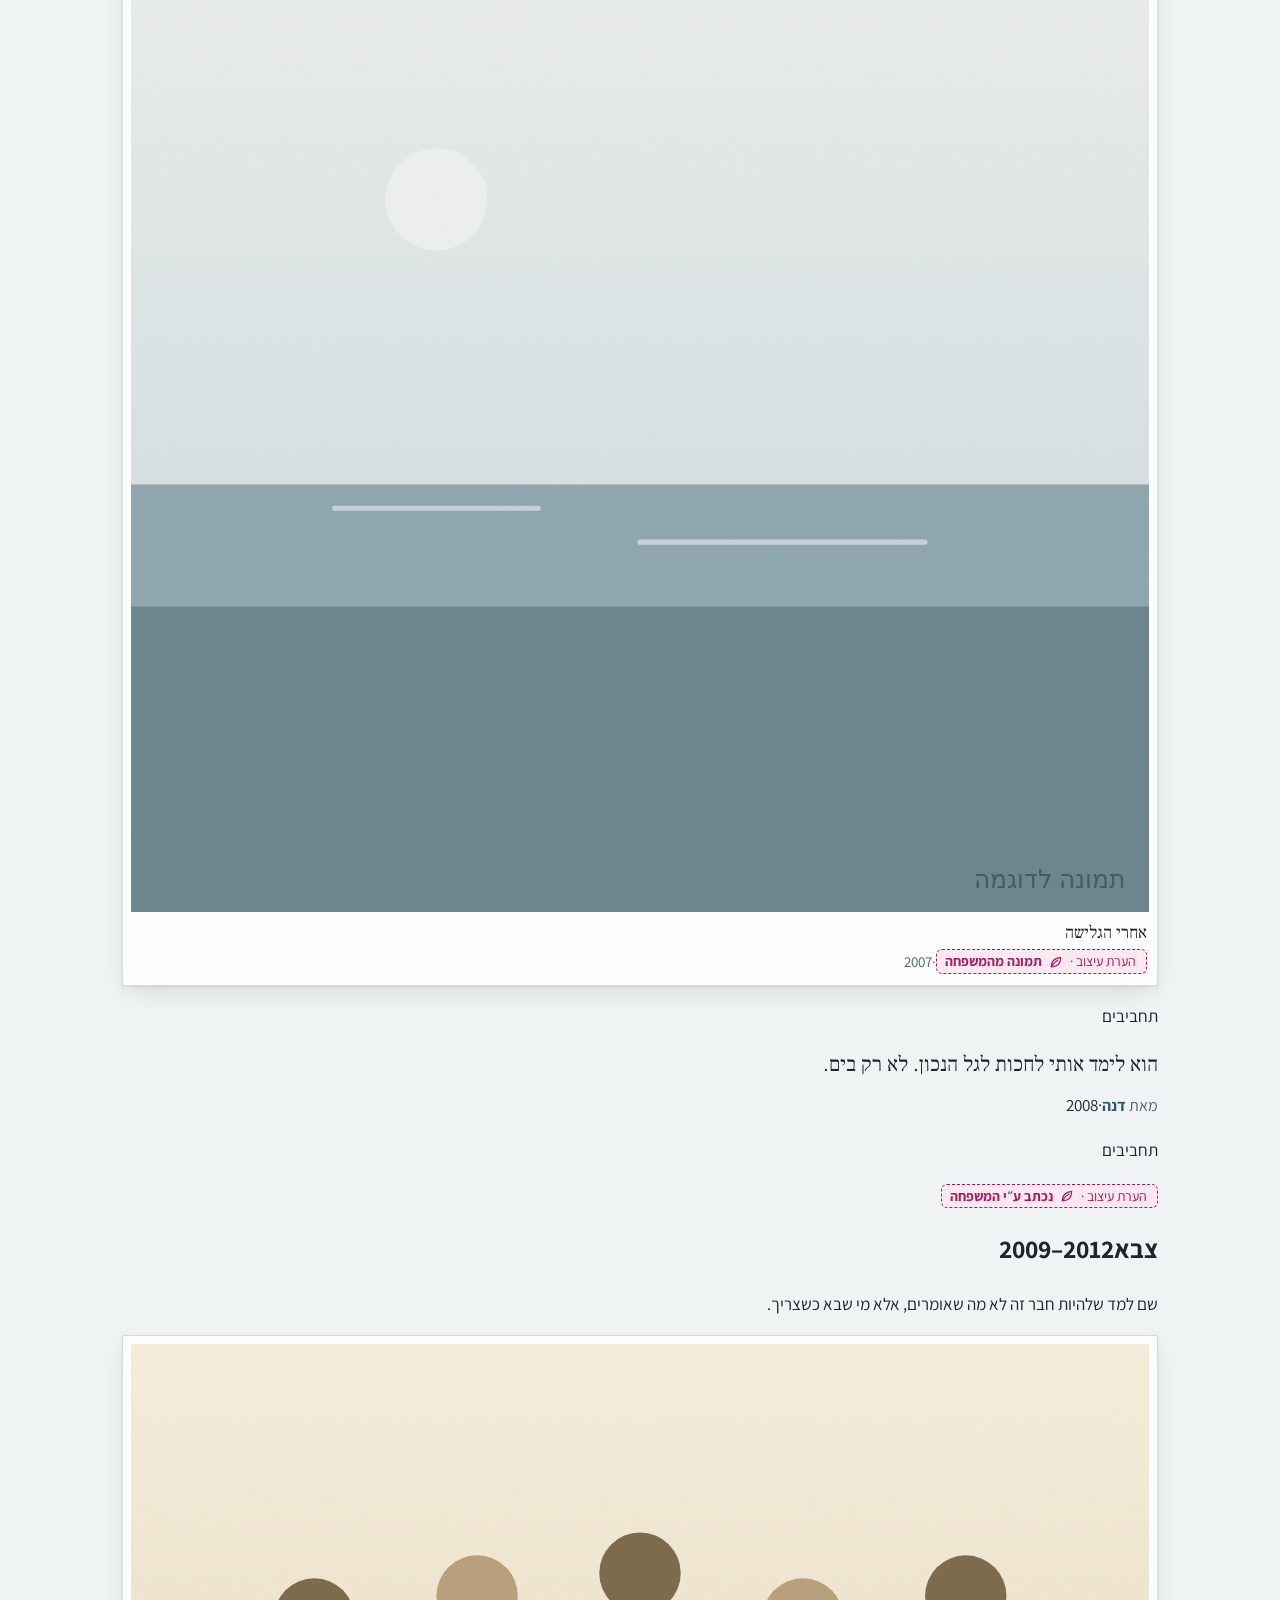
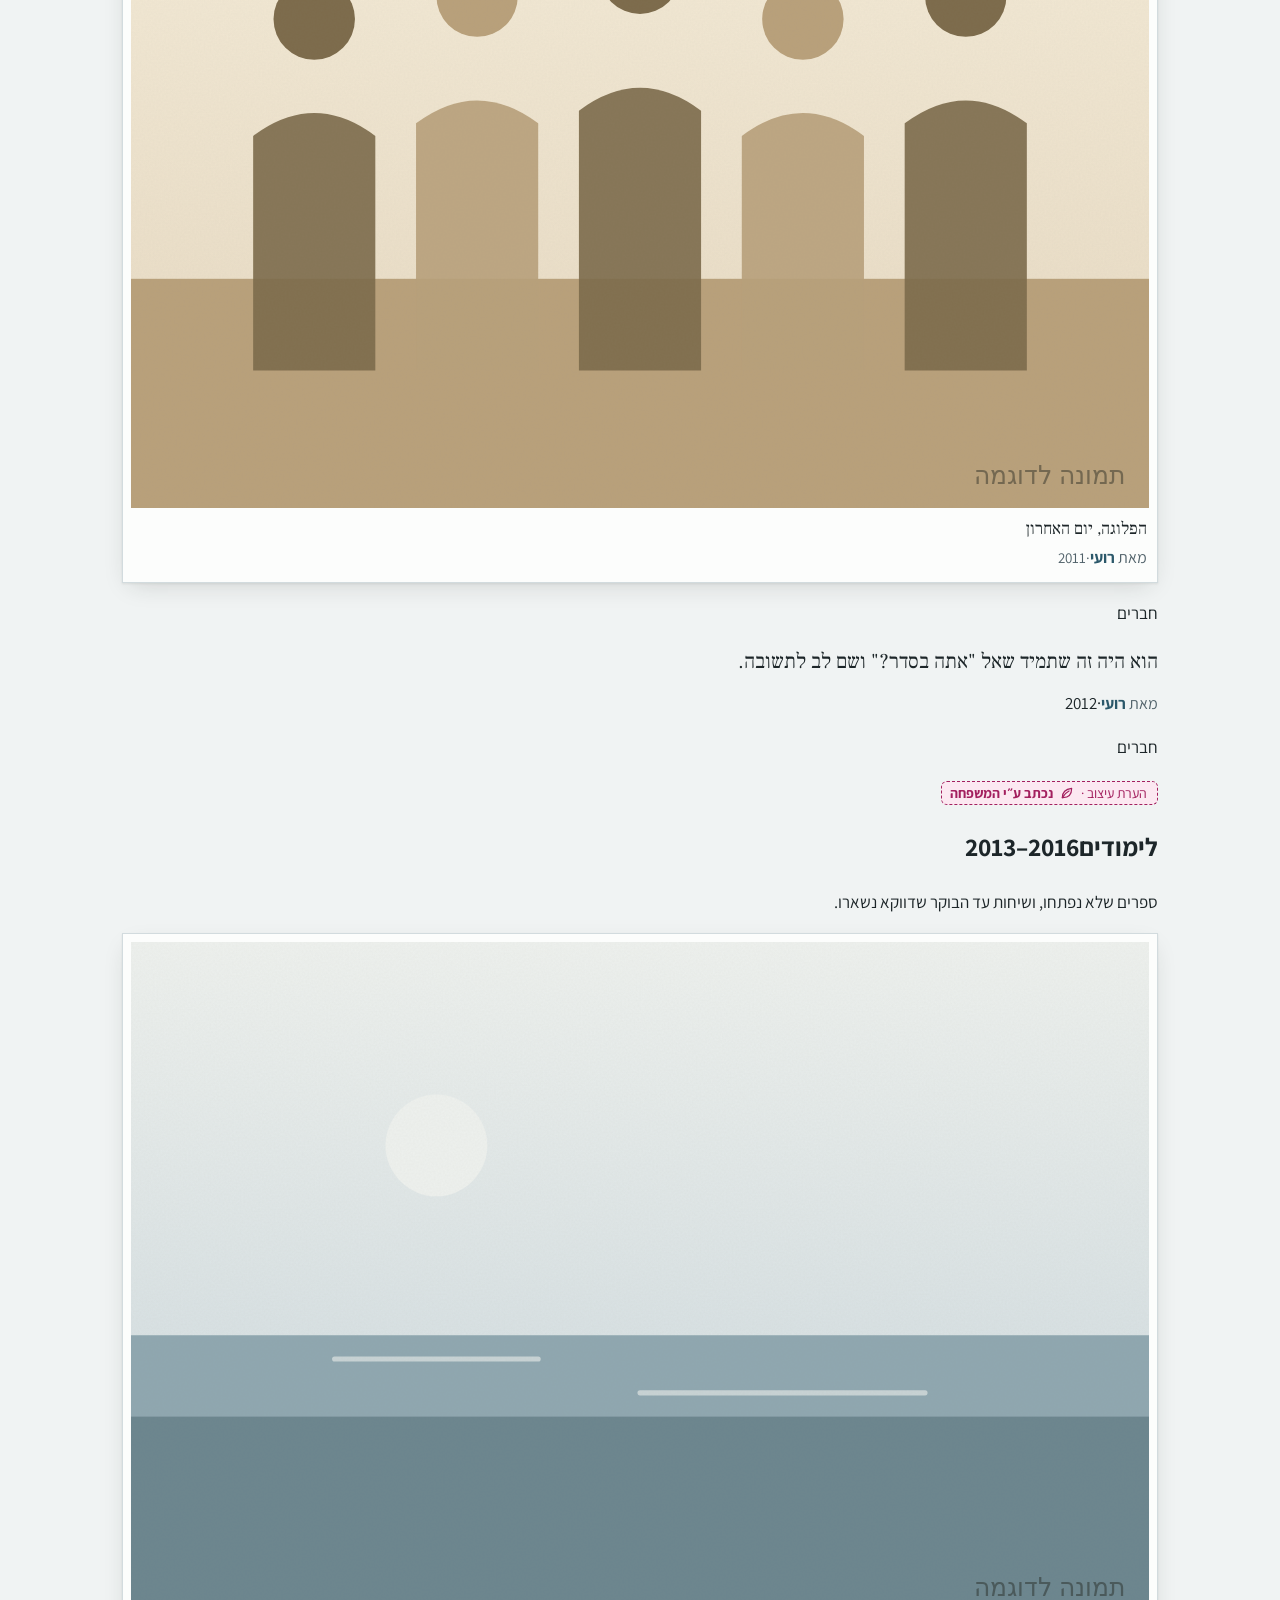
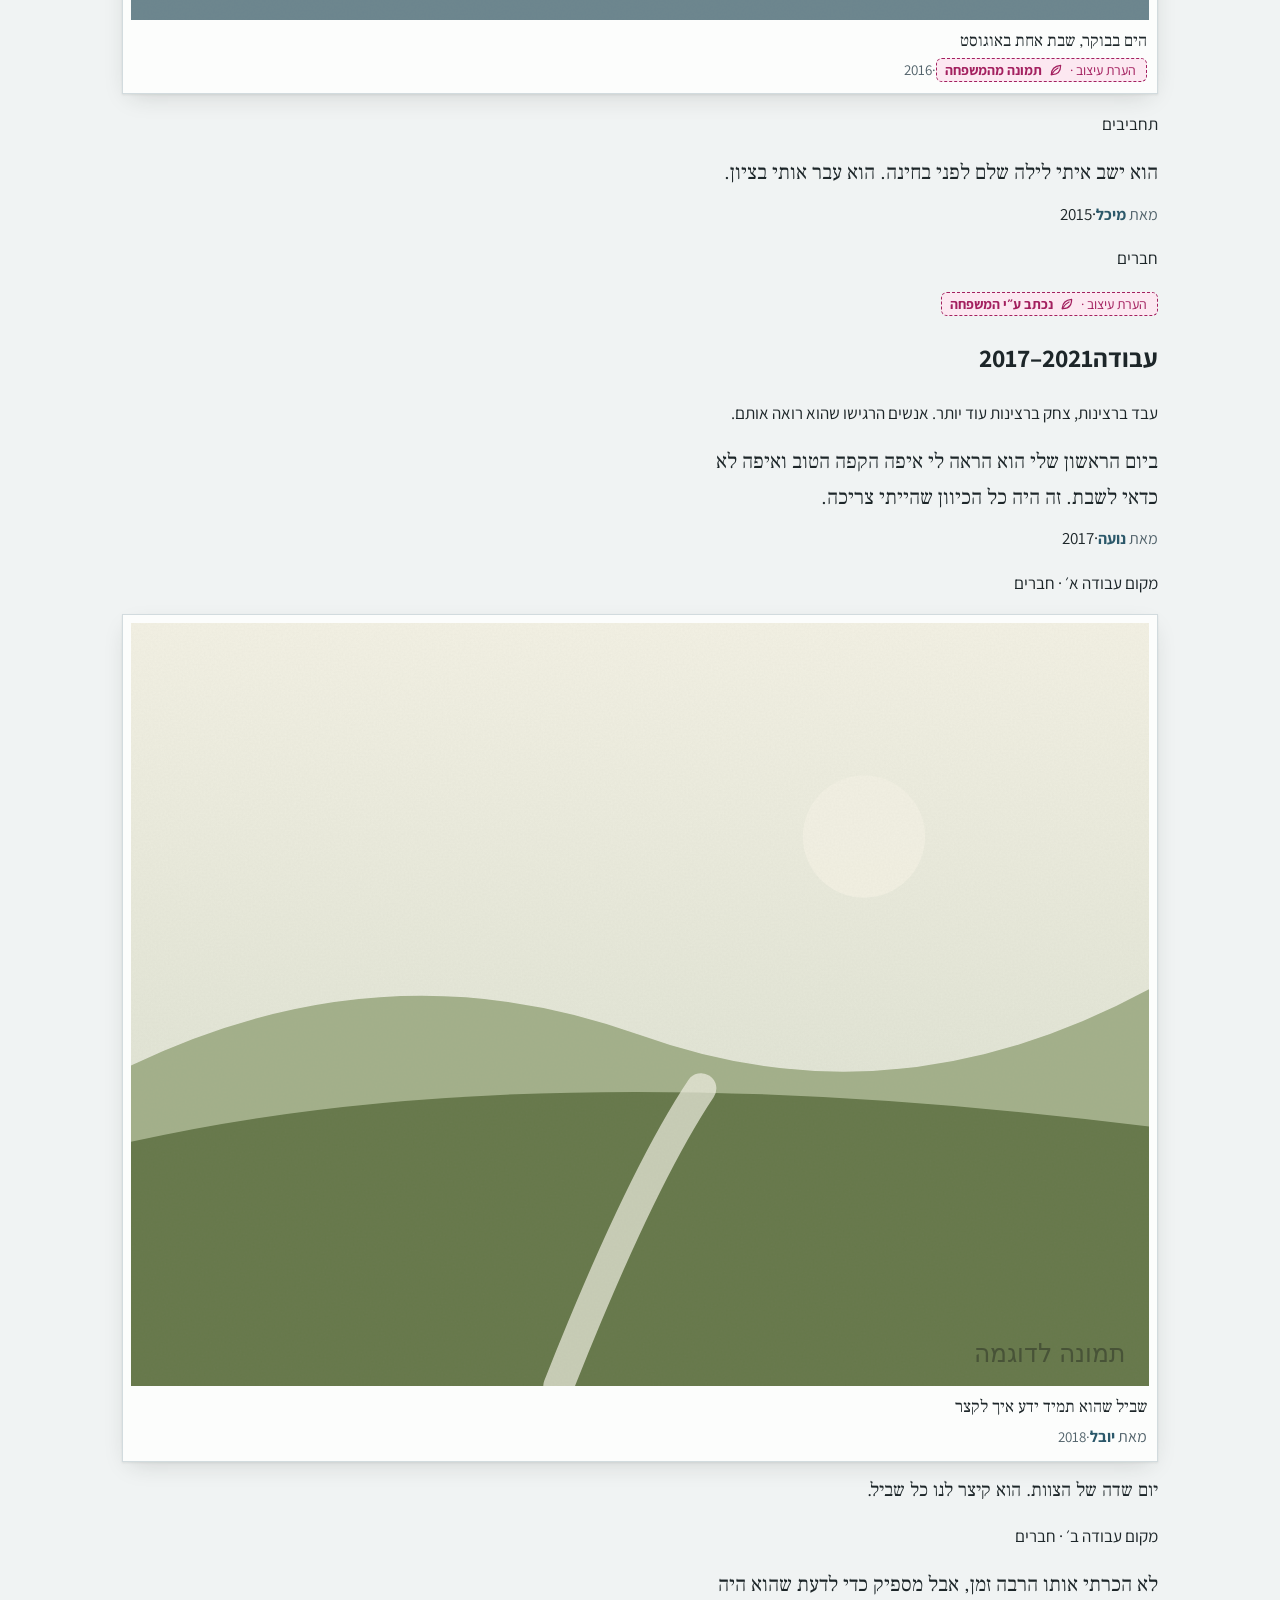
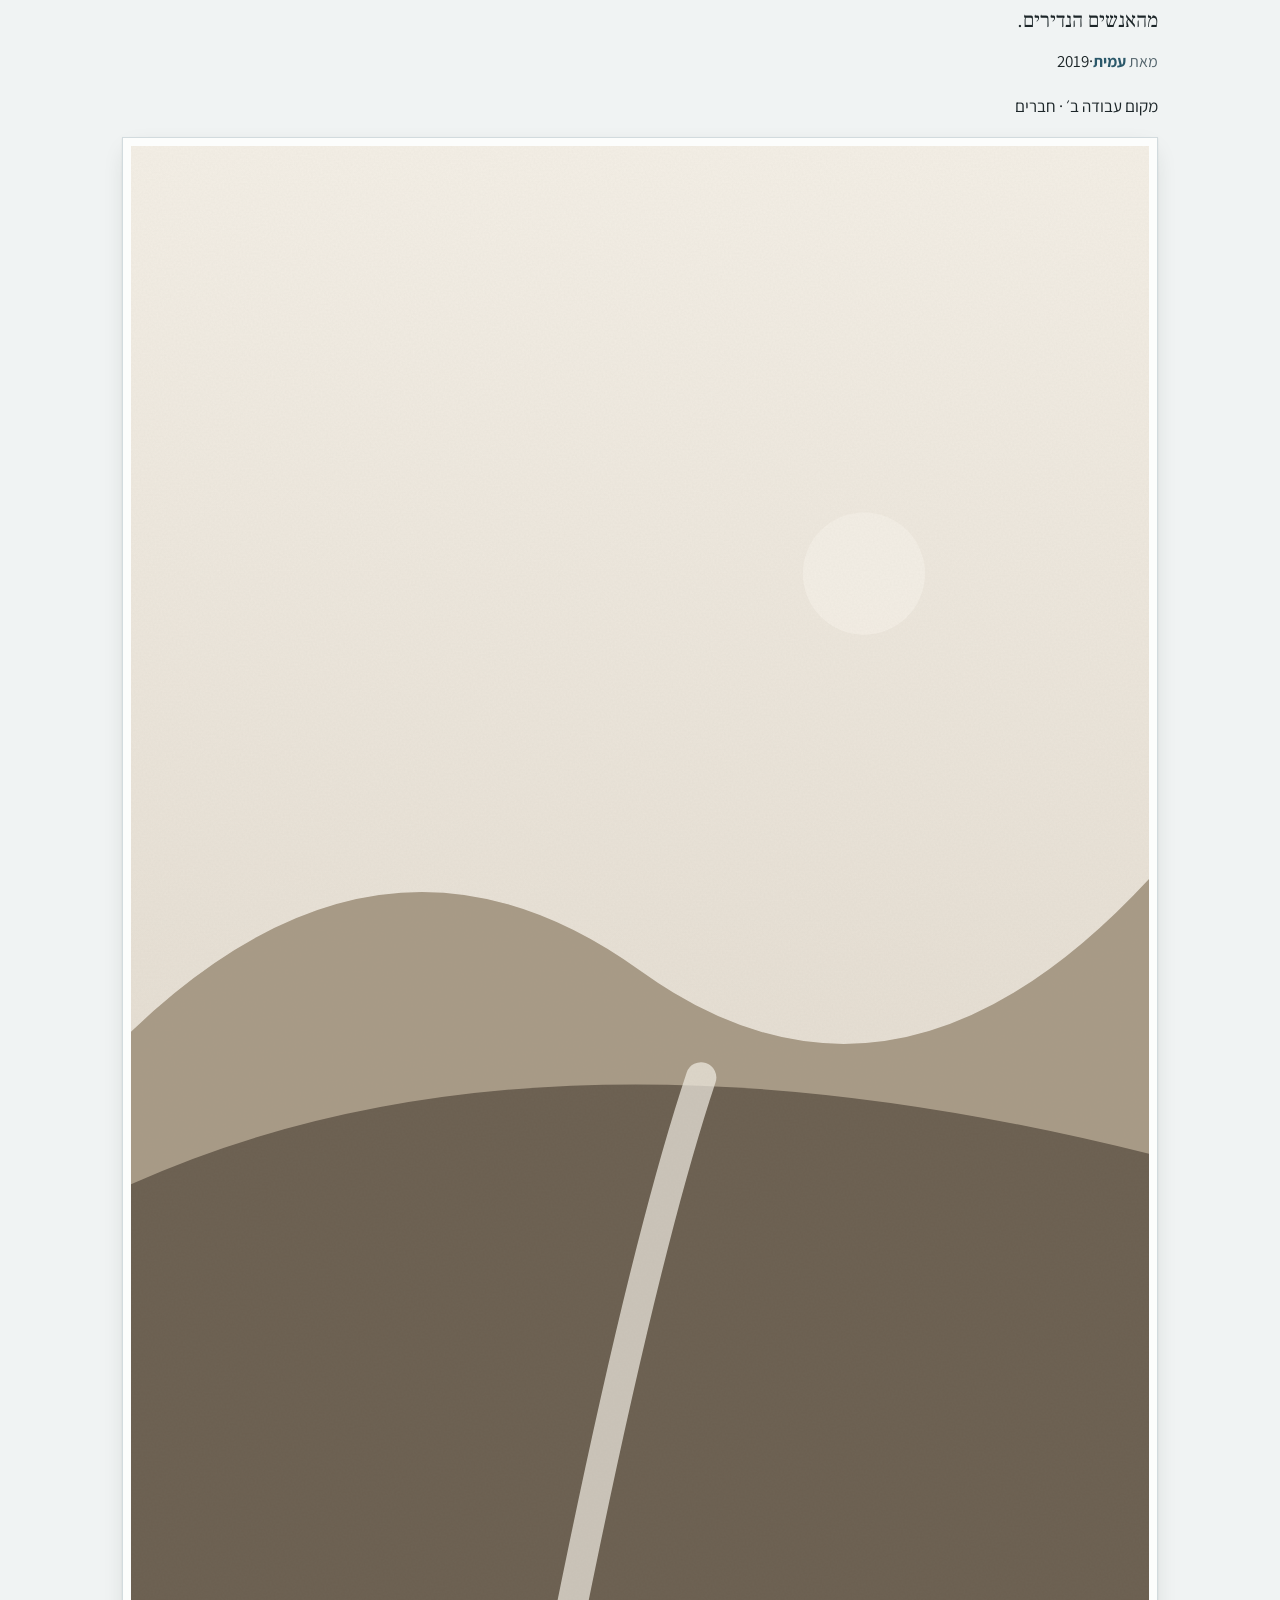
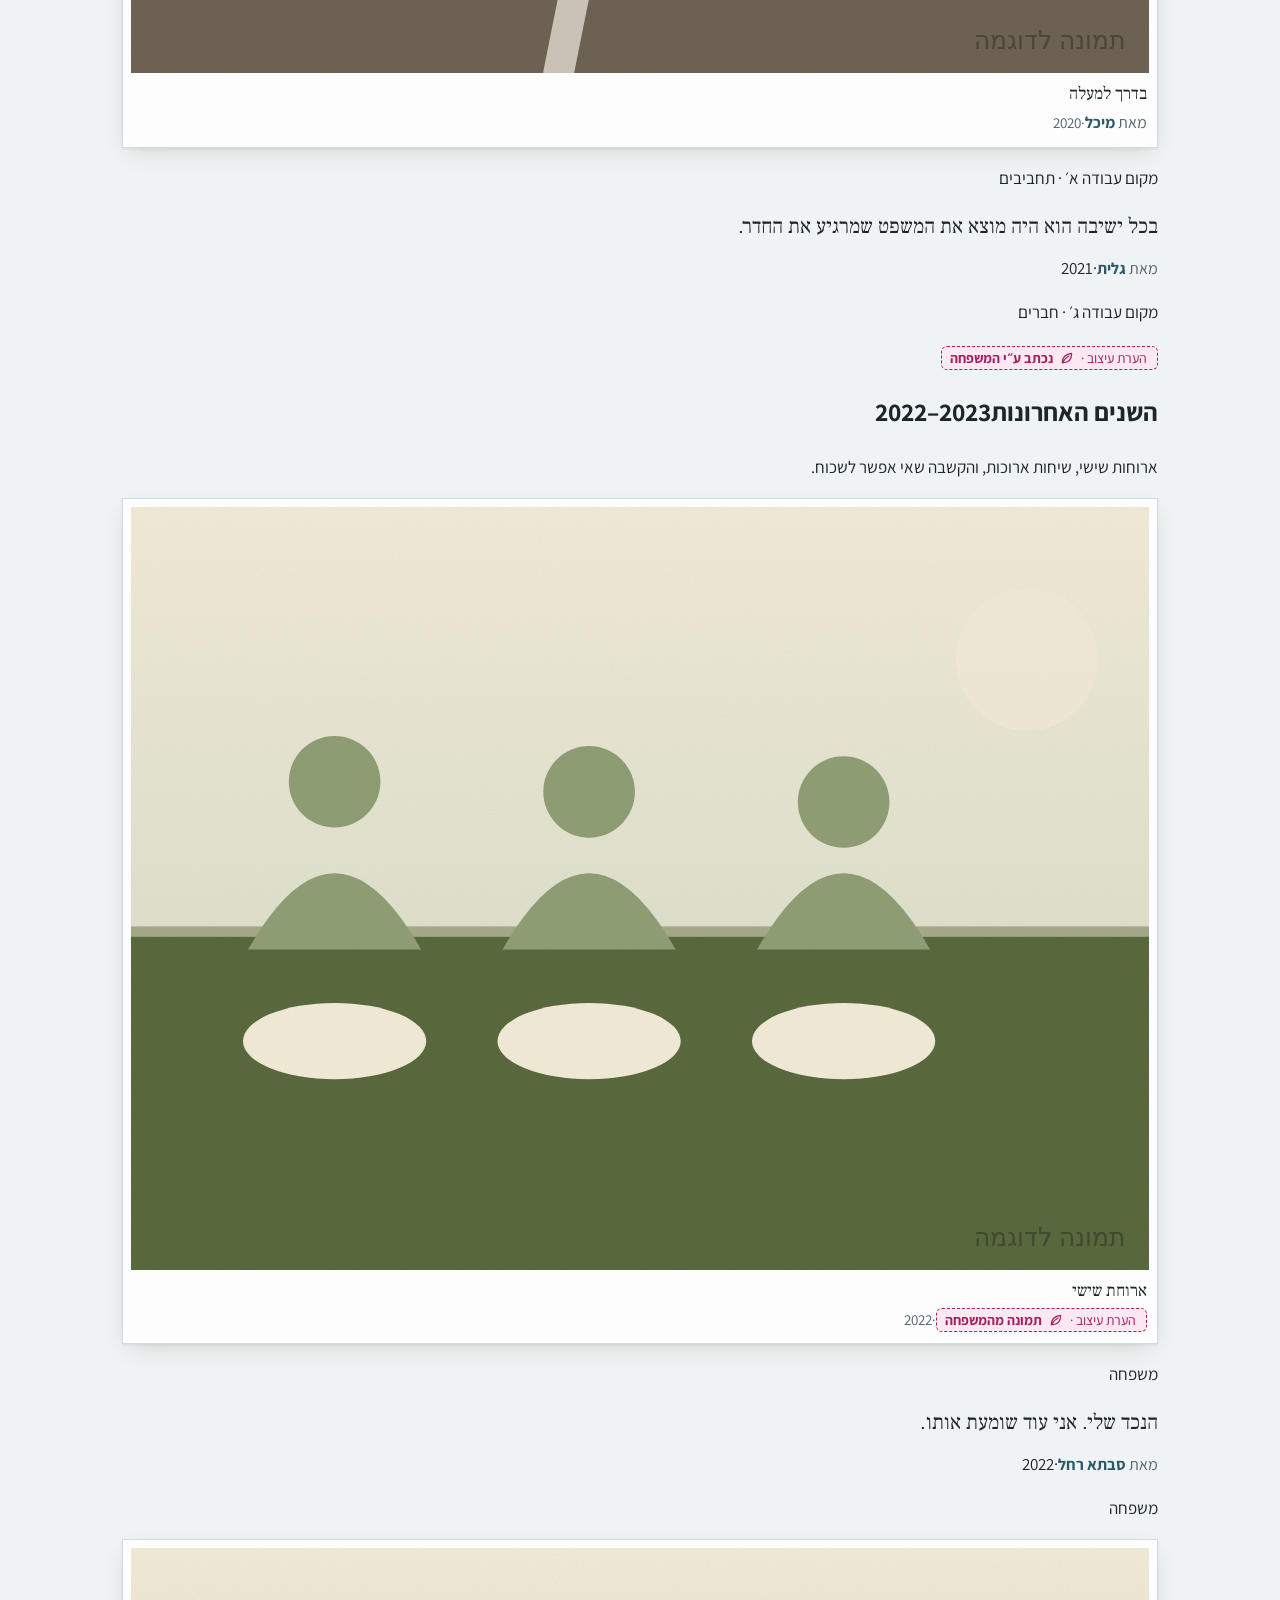
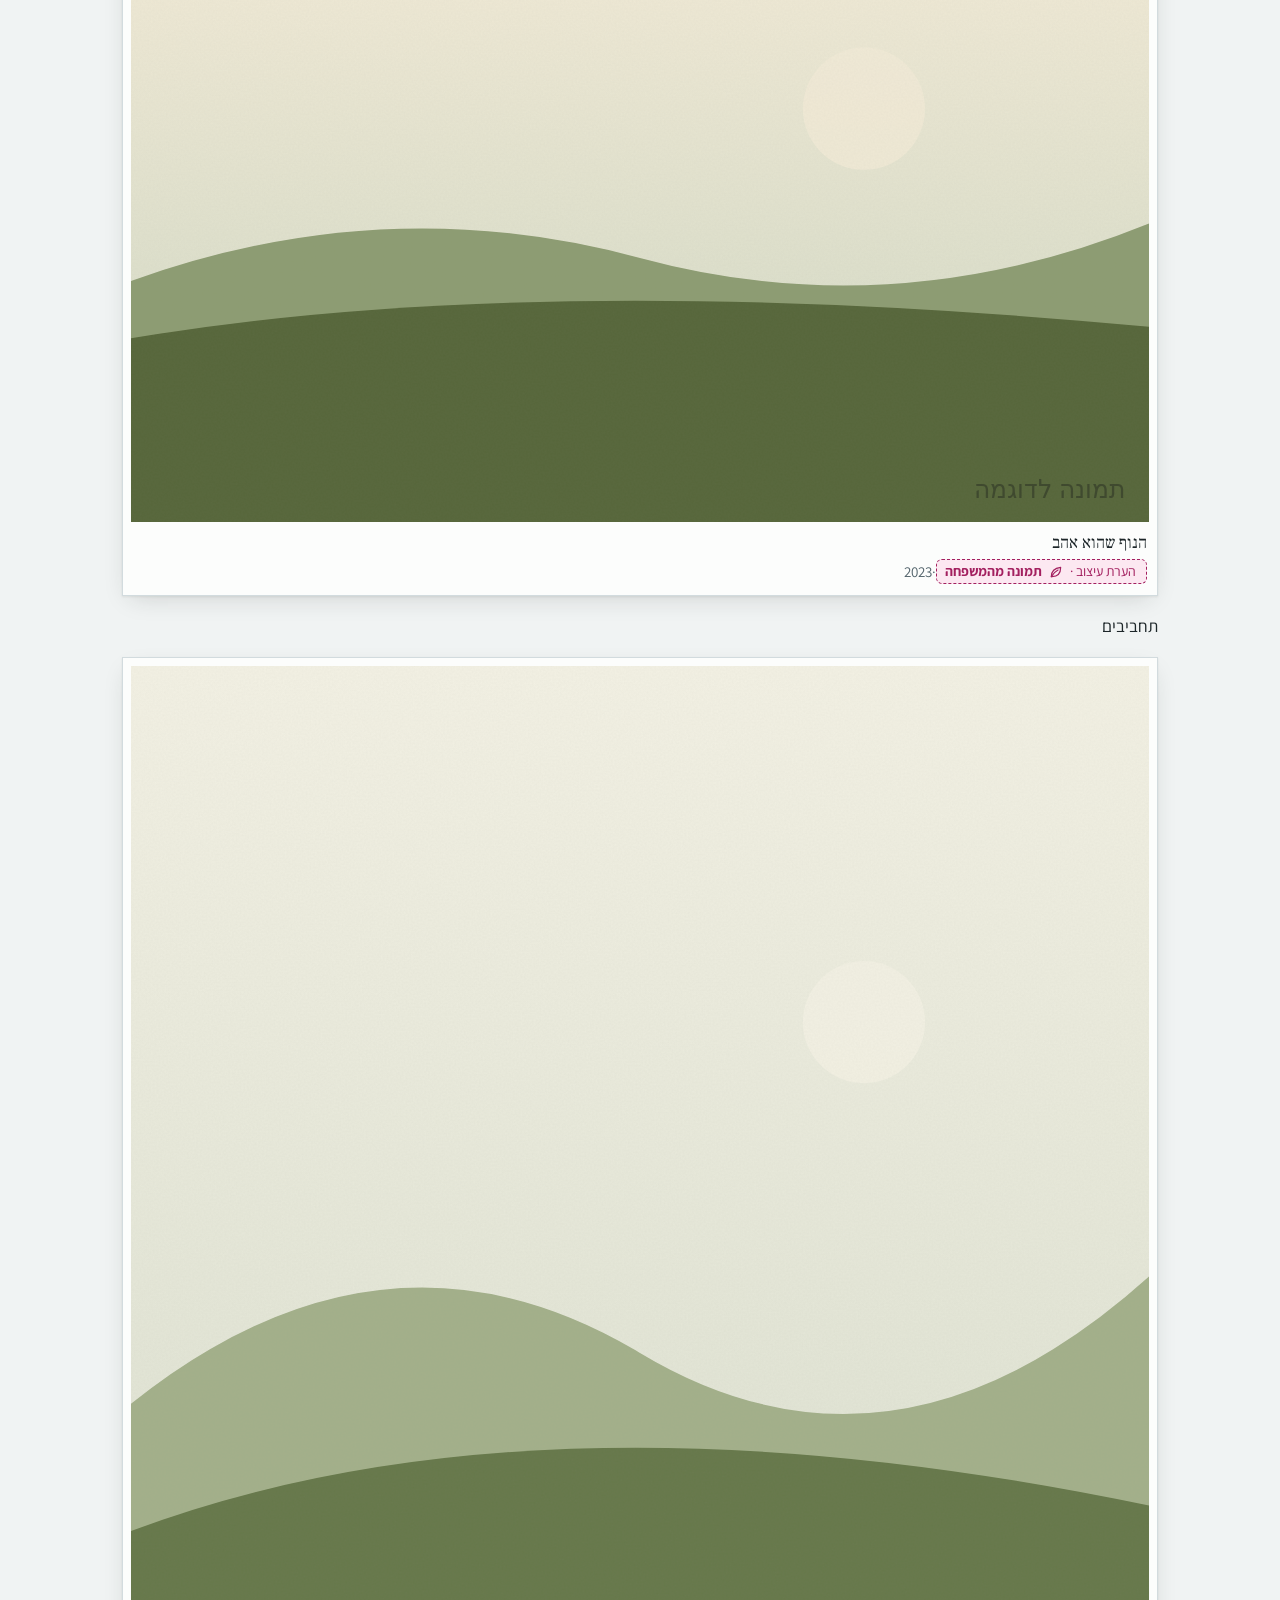
<file: long-table-filters/b-chapters.html>
<!doctype html>
<html lang="he" dir="rtl">
<head>
<meta charset="utf-8">
<meta name="viewport" content="width=device-width, initial-scale=1, viewport-fit=cover">
<meta name="color-scheme" content="light dark">
<meta name="robots" content="noindex">
<title>הצעה ב · פרקי החיים</title>
<link rel="preconnect" href="https://fonts.googleapis.com">
<link rel="preconnect" href="https://fonts.gstatic.com" crossorigin>
<link href="https://fonts.googleapis.com/css2?family=Assistant:wght@400;600;700&family=Frank+Ruhl+Libre:wght@400;500;700&display=swap" rel="stylesheet">
<link rel="stylesheet" href="../shared/tokens.css">
<link rel="stylesheet" href="lt.css">
<style>
/* Palette B: sea morning and sand. Cooler than the base palette, family marker in ochre. */
:root { --bg: #F0F3F3; --surface: #FCFDFC; --ink: #1D2629; --muted: #51626A; --line: #D2DBDE; --accent: #2B586A; --accent-soft: #DAE9ED; --on-accent: #fff; --mark: #8F611A; --mark-soft: #F1E5C9; --sand: #E8E0D0; }
@media (prefers-color-scheme: dark) { :root:not([data-theme="light"]) { --bg: #11191B; --surface: #192326; --ink: #E5EDEF; --muted: #9BAFB5; --line: #2D3C40; --accent: #8EC0D2; --accent-soft: #1E3239; --on-accent: #0F181B; --mark: #E3B25F; --mark-soft: #3A2F1B; --sand: #232B2B; } }
body { padding-block-end: 96px; }

/* banner and the family's opening */
.banner { position: relative; }
.banner img { inline-size: 100%; block-size: clamp(190px, 36vw, 400px); object-fit: cover; }
.banner .src { position: absolute; inset-block-end: 12px; inset-inline-start: var(--gutter);
.intro { display: grid; gap: 18px; padding-block: 0 36px; }
.intro .who { display: flex; gap: 16px; align-items: flex-end; margin-block-start: -56px; position: relative; }
.intro .print { inline-size: 124px; flex: none; }
.intro h1 { font: 500 clamp(52px, 15vw, 88px)/1 var(--font-serif); margin: 0; padding-block-end: 4px; }
.intro .dates { color: var(--muted); font-size: 18px; }
.intro .bio { font: 400 22px/1.65 var(--font-serif); margin: 0; max-inline-size: 36ch; }
.intro .family-text { display: grid; gap: 10px; justify-items: start; max-inline-size: 560px; }
.intro .actions { display: flex; flex-wrap: wrap; gap: 12px; }
@media (min-width: 900px) {
  .intro { grid-template-columns: auto 1fr; gap: 56px; align-items: end; }
  .intro .print { inline-size: 200px; }
  .intro .who { margin-block-start: -110px; }
  .intro .text { display: grid; gap: 18px; }
}

/* filters: a timeline rail on desktop, a two-row toolbar on phones */
.layout { display: grid; gap: 0; }
.rail { position: sticky; inset-block-start: 0; z-index: 40; background: var(--bg); border-block: 1px solid var(--line); display: grid; padding-block: 8px; gap: 8px; transition: transform .4s var(--ease); }
.rail.away { transform: translateY(-110%); }
.rail h2 { margin: 0; font: 500 22px/1.3 var(--font-serif); }
.rail .sec-t { display: none; }
.seg { display: grid; grid-auto-flow: column; grid-auto-columns: 1fr; gap: 4px; padding: 4px; border-radius: 14px; background: var(--accent-soft); order: 1; }
.seg button { min-block-size: 48px; border: 0; border-radius: 10px; background: transparent; color: var(--ink); font-size: 17px; font-weight: 700; }
.seg button[aria-pressed="true"] { background: var(--accent); color: var(--on-accent); }
.timeline { order: 2; list-style: none; margin: 0; padding: 0 0 2px; display: flex; gap: 8px; overflow-x: auto; scrollbar-width: none; }
.timeline::-webkit-scrollbar { display: none; }
.node { display: inline-flex; align-items: baseline; gap: 6px; min-block-size: 48px; padding-inline: 16px; border-radius: 999px; border: 1.5px solid var(--line); background: var(--surface); color: var(--ink); font-size: 17px; font-weight: 700; white-space: nowrap; align-items: center; }
.node .yrs, .node .n { color: var(--muted); font-size: 14px; font-weight: 400; }
.node .yrs { display: none; }
.node[aria-pressed="true"] { background: var(--accent); border-color: var(--accent); color: var(--on-accent); }
.node[aria-pressed="true"] .yrs, .node[aria-pressed="true"] .n { color: inherit; opacity: .85; }
.node.zero:not([aria-pressed="true"]) { opacity: .55; }
.wp { order: 3; display: grid; gap: 4px; }
.wp label { font-weight: 700; font-size: 16px; }
.wp select { min-block-size: 48px; inline-size: 100%; padding-inline: 14px; border: 1.5px solid var(--line); border-radius: 12px; background: var(--surface); color: var(--ink); font: 600 17px var(--font-ui); }
.wp select:focus-visible { outline: 3px solid var(--accent); outline-offset: 2px; }
.wp .hint { color: var(--muted); font-size: 14px; display: none; }
.railfoot { display: none; }
@media (max-width: 899px) {
  .rail { grid-template-columns: 1fr; }
  .wp { grid-template-columns: auto 1fr; align-items: center; gap: 10px; }
}
@media (min-width: 900px) {
  .layout { grid-template-columns: 270px 1fr; gap: 64px; padding-block-start: 12px; }
  .rail { inset-block-start: 20px; align-self: start; border: 0; background: transparent; padding: 0; gap: 22px; align-content: start; transition: none; }
  .rail.away { transform: none; }
  .rail .sec-t { display: block; }
  .seg { grid-auto-flow: row; padding: 0; background: transparent; gap: 8px; }
  .seg button { border: 1.5px solid var(--line); background: var(--surface); text-align: start; padding-inline: 16px; }
  .seg button[aria-pressed="true"] { border-color: var(--accent); }
  .timeline { flex-direction: column; gap: 0; overflow: visible; border-inline-start: 2px solid var(--line); margin-inline-start: 7px; }
  .node { border: 0; background: transparent; border-radius: 10px; padding-inline: 20px 12px; position: relative; justify-content: flex-start; inline-size: 100%; text-align: start; min-block-size: 52px; gap: 10px; }
  .node::before { content: ""; position: absolute; inset-inline-start: -9px; inset-block-start: 50%; margin-block-start: -8px; inline-size: 16px; block-size: 16px; border-radius: 50%; background: var(--bg); border: 2px solid var(--muted); }
  .node:hover { background: var(--accent-soft); }
  .node[aria-pressed="true"] { background: var(--accent-soft); color: var(--ink); }
  .node[aria-pressed="true"]::before { background: var(--accent); border-color: var(--accent); }
  .node .yrs { display: inline; }
  .node .n { margin-inline-start: auto; }
  .node[aria-pressed="true"] .yrs, .node[aria-pressed="true"] .n { color: var(--muted); }
  .wp { grid-template-columns: 1fr; }
  .wp .hint { display: block; }
  .railfoot { display: block; }
}

/* chapters */
.stream { padding-block: 24px 32px; display: grid; gap: 64px; min-inline-size: 0; }
.chap { scroll-margin-block-start: 140px; }
.chap-head { background: var(--sand); border-radius: 14px; padding: 24px 22px 26px; display: grid; gap: 10px; justify-items: start; margin-block-end: 28px; }
.chap-head h2 { margin: 0; font: 500 clamp(34px, 8vw, 48px)/1.1 var(--font-serif); }
.chap-head h2 bdi { font: 400 18px var(--font-ui); color: var(--muted); margin-inline-start: 12px; }
.chap-head p { margin: 0; font: 400 21px/1.7 var(--font-serif); max-inline-size: 36ch; }
.grid { columns: 1; column-gap: 24px; }
.grid > * { break-inside: avoid; margin-block-end: 28px; }
@media (min-width: 640px) { .grid { columns: 2; } }
.note { background: var(--surface); border: 1px solid var(--line); border-radius: 12px; padding: 18px 18px 14px; }
.note.fam { border-color: var(--accent); }
.note .quote { font-size: 20px; }
.tags { margin: 8px 0 0; color: var(--muted); font-size: 15px; }
.stream .print .tags { margin: 0; }
.dock { position: fixed; inset-inline: 0; inset-block-end: calc(14px + env(safe-area-inset-bottom)); display: flex; justify-content: center; z-index: 30; pointer-events: none; }
.dock .pill { pointer-events: auto; box-shadow: 0 8px 24px -6px rgba(17, 25, 27, .35); }
@media (min-width: 900px) { .dock { display: none; } }
.status { margin: 0 0 8px; color: var(--muted); font-size: 16px; }
</style>
</head>
<body>
<div class="proof"><span>הצעה ב מתוך שלוש · כל התמונות, השמות והטקסטים כאן לדוגמה</span><a href="index.html">לכל ההצעות</a></div>

<main>
  <div class="banner" id="banner"></div>
  <div class="wrap">
    <header class="intro">
      <div class="who"><figure class="print" id="portrait"></figure><div><h1>אופיר</h1><div class="dates"><bdi dir="ltr">19XX – 20XX</bdi></div></div></div>
      <div class="text">
        <div class="family-text"><span class="src own" id="bioSrc"></span><p class="bio">אח, חבר, בן אדם שידע להקשיב. מי שהיה איתו בחדר, הרגיש שהוא היחיד שם.</p></div>
        <div class="actions"><a class="pill" href="#stream">לשתף זיכרון</a><a class="pill quiet" href="#stream">להשאיר מילה</a></div>
      </div>
    </header>

    <div class="layout">
      <aside class="rail" id="rail" aria-label="סינון">
        <h2 class="sec-t">לראות לפי</h2>
        <div class="seg" id="seg" role="group" aria-label="קרבה"></div>
        <ol class="timeline" id="timeline" aria-label="תקופה"></ol>
        <div class="wp"><label for="wpSel">מקום עבודה</label><select id="wpSel"></select><span class="hint">שמות לדוגמה. המשפחה תזין את האמיתיים.</span></div>
        <div class="railfoot"><button type="button" class="textbtn" id="clear">ניקוי הסינון</button></div>
      </aside>
      <section id="stream" class="stream" aria-label="פרקי החיים">
        <p class="status" id="status" aria-live="polite"></p>
        <div id="chapters"></div>
        <p class="legend" aria-label="מקרא"><span><span class="src own" id="l1"></span></span><span><span class="src pick" id="l2"></span></span></p>
      </section>
    </div>
  </div>
  <p class="footnote">התמונות והמילים כאן לדוגמה. כל פרק נפתח בכמה מילים של המשפחה. התגיות נקבעות על ידה בעת האישור.</p>
  <div class="dock"><a class="pill" href="#stream">לשתף זיכרון</a></div>
</main>

<script src="../shared/photos.js"></script>
<script src="lt.js"></script>
<script>
(function () {
  var qs = function (s, r) { return (r || document).querySelector(s); }, e = LT.esc, F = LT.facets, O = window.OFIR;
  var total = LT.content().length;

  qs('#banner').innerHTML = '<img src="' + O.byId('p06').src + '" alt="נוף שאופיר אהב, תמונה לדוגמה" width="1200" height="675"><span class="src own">' + LT.icon('leaf') + 'תמונה מהמשפחה</span>';
  qs('#portrait').innerHTML = '<img src="' + O.byId('p01').src + '" alt="אופיר, תמונה לדוגמה" width="600" height="750"><figcaption><span class="cr"><span class="src own">' + LT.icon('leaf') + 'מהמשפחה</span></span></figcaption>';
  qs('#bioSrc').innerHTML = LT.icon('leaf') + 'נכתב ע״י המשפחה';
  qs('#l1').innerHTML = LT.icon('leaf') + 'מהמשפחה: נכתב או סופק על ידה';
  qs('#l2').innerHTML = LT.icon('pick') + 'נבחר ע״י המשפחה: ממי ששיתף';

  /* relation: one choice, "all" first */
  qs('#seg').innerHTML = '<button type="button" data-id="">הכול</button>' + F.relation.opts.map(function (o) { return '<button type="button" data-id="' + o.id + '">' + o.label + '</button>'; }).join('');
  qs('#seg').addEventListener('click', function (ev) { var b = ev.target.closest('button'); if (b) LT.only('relation', b.dataset.id || null); });
  /* period: several choices, as the life timeline */
  qs('#timeline').innerHTML = F.period.opts.map(function (o) { return '<li><button type="button" class="node" data-id="' + o.id + '" aria-pressed="false">' + o.label + '<bdi class="yrs">' + LT.years[o.id] + '</bdi><span class="n"></span></button></li>'; }).join('');
  qs('#timeline').addEventListener('click', function (ev) { var b = ev.target.closest('.node'); if (b) LT.toggle('period', b.dataset.id); });
  /* workplace: native select, best in the WhatsApp browser */
  qs('#wpSel').innerHTML = '<option value="">' + F.workplace.all + '</option>' + F.workplace.opts.map(function (o) { return '<option value="' + o.id + '"></option>'; }).join('');
  qs('#wpSel').addEventListener('change', function () { LT.only('workplace', this.value || null); });
  qs('#clear').addEventListener('click', function () { LT.clear(); });

  function card(it) {
    var tags = LT.tags(it).filter(function (t) { return t[0] !== 'period'; }).map(function (t) { return LT.label(t[0], t[1]); }).join(' · ');
    if (it.type === 'photo') {
      var t = it.text ? '<blockquote class="quote" dir="auto" style="margin-block:12px 0;font-size:19px">' + e(it.text) + '</blockquote>' : '';
      return '<div>' + LT.fig(it) + t + (tags ? '<p class="tags">' + tags + '</p>' : '') + '</div>';
    }
    return '<div class="note' + (it.own ? ' fam' : '') + '"><blockquote class="quote" dir="auto">' + e(it.text) + '</blockquote><p class="quote-by">' + LT.src(it) + ' · <bdi>' + it.year + '</bdi></p>' + (tags ? '<p class="tags">' + tags + '</p>' : '') + '</div>';
  }

  function render() {
    var anyRW = LT.active().some(function (a) { return a.facet !== 'period'; });
    F.period.opts.forEach(function (o) {
      var b = qs('.node[data-id="' + o.id + '"]'), c = LT.count('period', o.id);
      b.setAttribute('aria-pressed', !!LT.sel.period[o.id]); b.classList.toggle('zero', c === 0); b.querySelector('.n').textContent = c;
    });
    qs('#seg').querySelectorAll('button').forEach(function (b) { b.setAttribute('aria-pressed', b.dataset.id ? !!LT.sel.relation[b.dataset.id] : !Object.keys(LT.sel.relation).length); });
    var sel = qs('#wpSel'); sel.value = Object.keys(LT.sel.workplace)[0] || '';
    F.workplace.opts.forEach(function (o, i) { sel.options[i + 1].textContent = o.label + ' (' + LT.count('workplace', o.id) + ')'; });

    var n = LT.visibleContent().length;
    qs('#status').textContent = LT.say(n, total);
    var html = F.period.opts.map(function (o) {
      if (Object.keys(LT.sel.period).length && !LT.sel.period[o.id]) return '';
      var its = LT.visibleContent().filter(function (i) { return i.period === o.id; });
      if (anyRW && !its.length) return '';
      var ch = LT.items.filter(function (i) { return i.type === 'chapter' && i.period === o.id; })[0];
      return '<section class="chap" id="c-' + o.id + '" aria-labelledby="h-' + o.id + '"><div class="chap-head"><span class="src own">' + LT.icon('leaf') + 'נכתב ע״י המשפחה</span><h2 id="h-' + o.id + '">' + o.label + '<bdi>' + LT.years[o.id] + '</bdi></h2><p dir="auto">' + e(ch.text) + '</p></div><div class="grid">' + (its.length ? its.map(card).join('') : '<p class="status">עוד אין כאן זיכרונות מהתקופה הזאת. אולי הראשון יהיה שלכם?</p>') + '</div></section>';
    }).join('');
    qs('#chapters').innerHTML = n === 0 && anyRW
      ? '<div class="empty"><strong>אין כאן עדיין זיכרונות בשילוב הזה.</strong><p>אפשר להסיר מסנן, או להיות הראשונים להוסיף.</p><div class="row"><button type="button" class="pill" id="emptyClear">להציג הכול</button><a class="textbtn" href="#stream">לשתף זיכרון</a></div></div>'
      : html;
    var ec = qs('#emptyClear'); if (ec) ec.onclick = function () { LT.clear(); };
  }
  LT.onChange(render); render();

  /* phones: the toolbar steps away while reading down, and returns on the first scroll up */
  var rail = qs('#rail'), last = window.scrollY;
  window.addEventListener('scroll', function () {
    var y = window.scrollY;
    if (y > 500 && y > last + 6 && !rail.contains(document.activeElement)) rail.classList.add('away');
    else if (y < last - 6 || y <= 500) rail.classList.remove('away');
    last = y;
  }, { passive: true });
})();
</script>
</body>
</html>
</file>
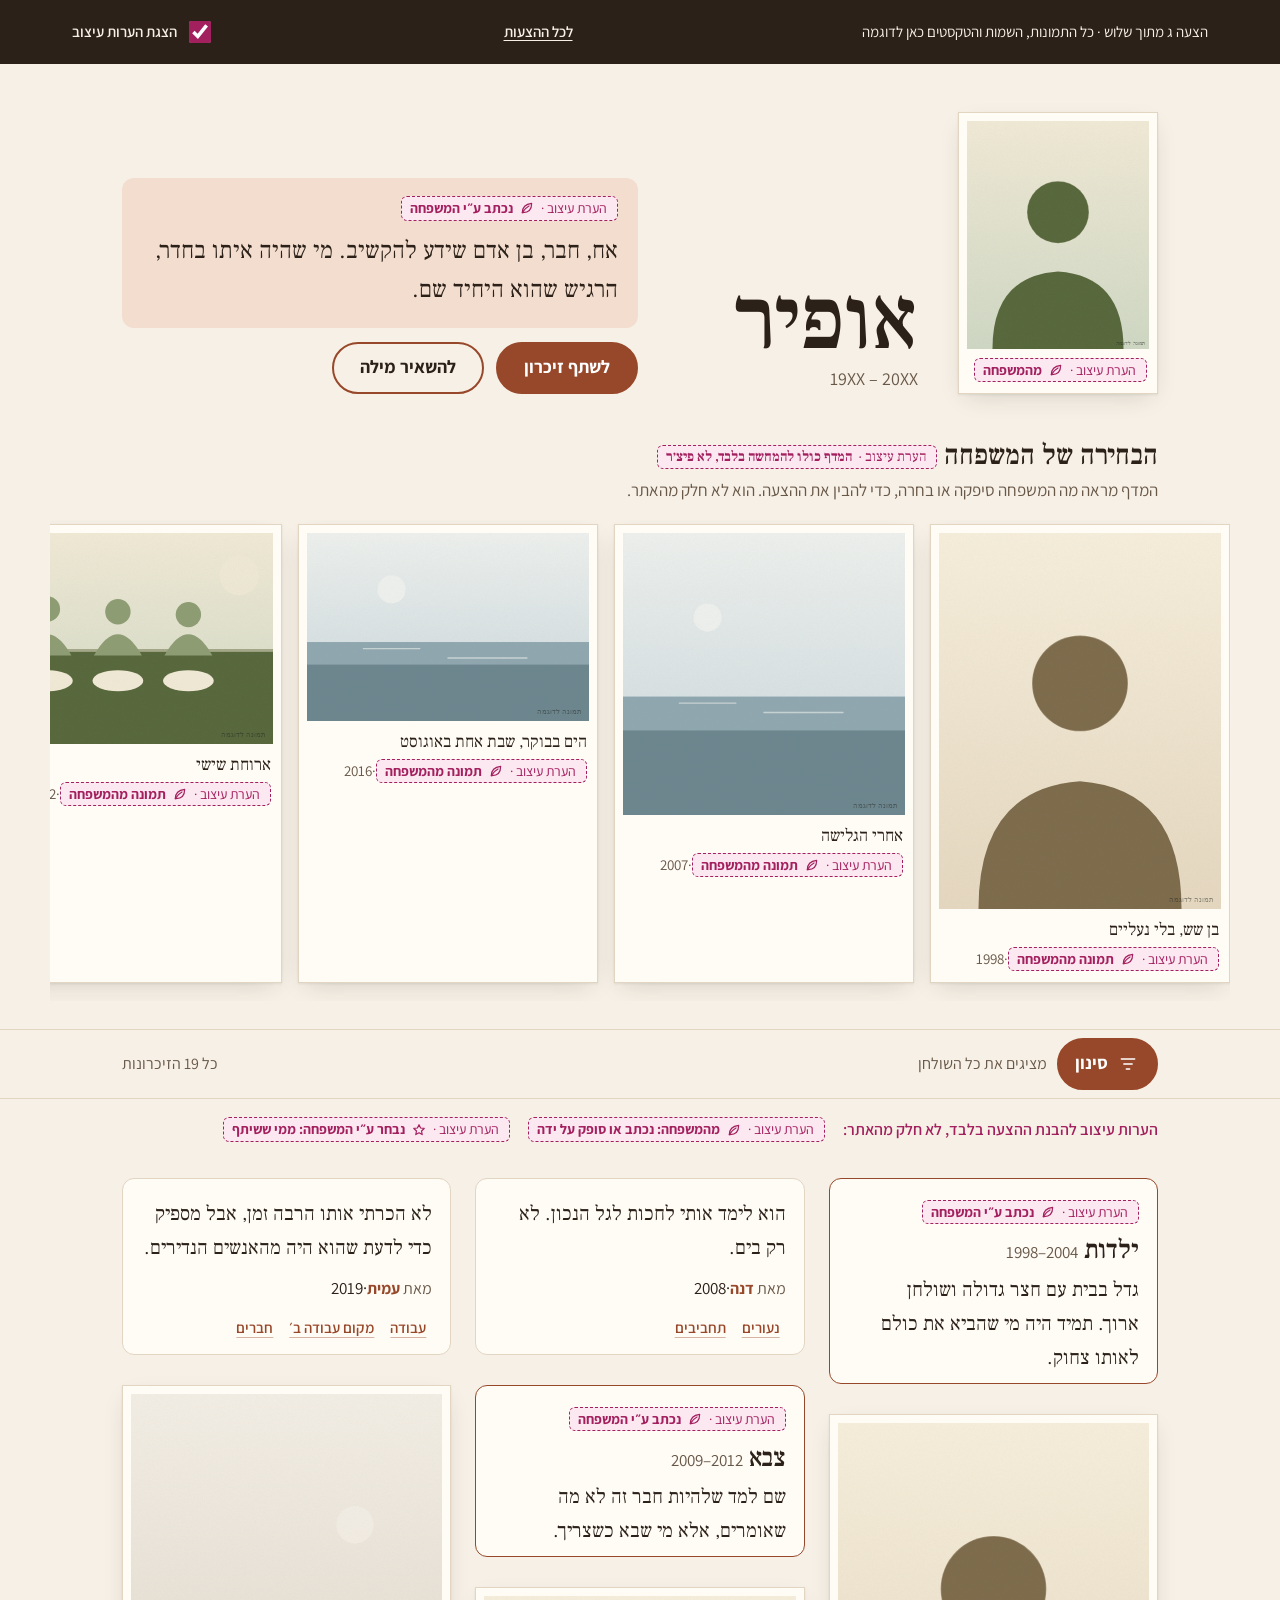
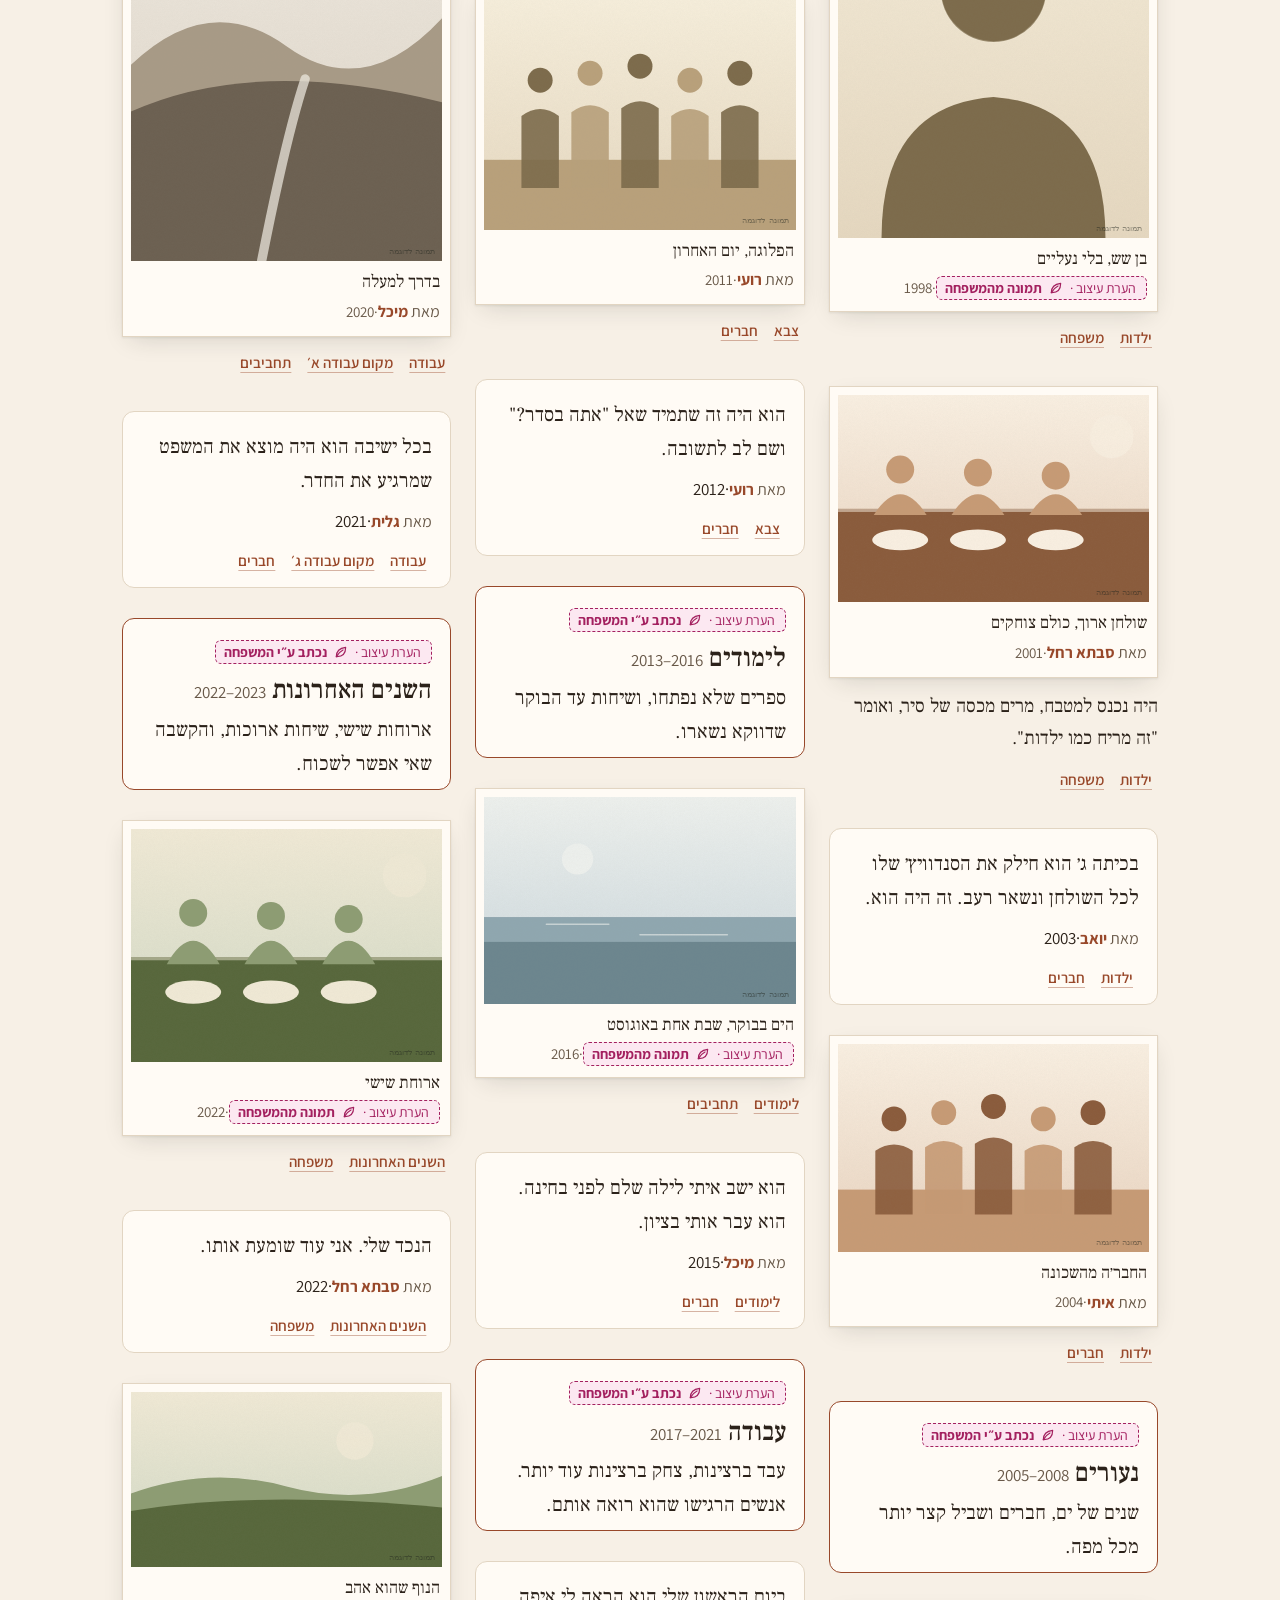
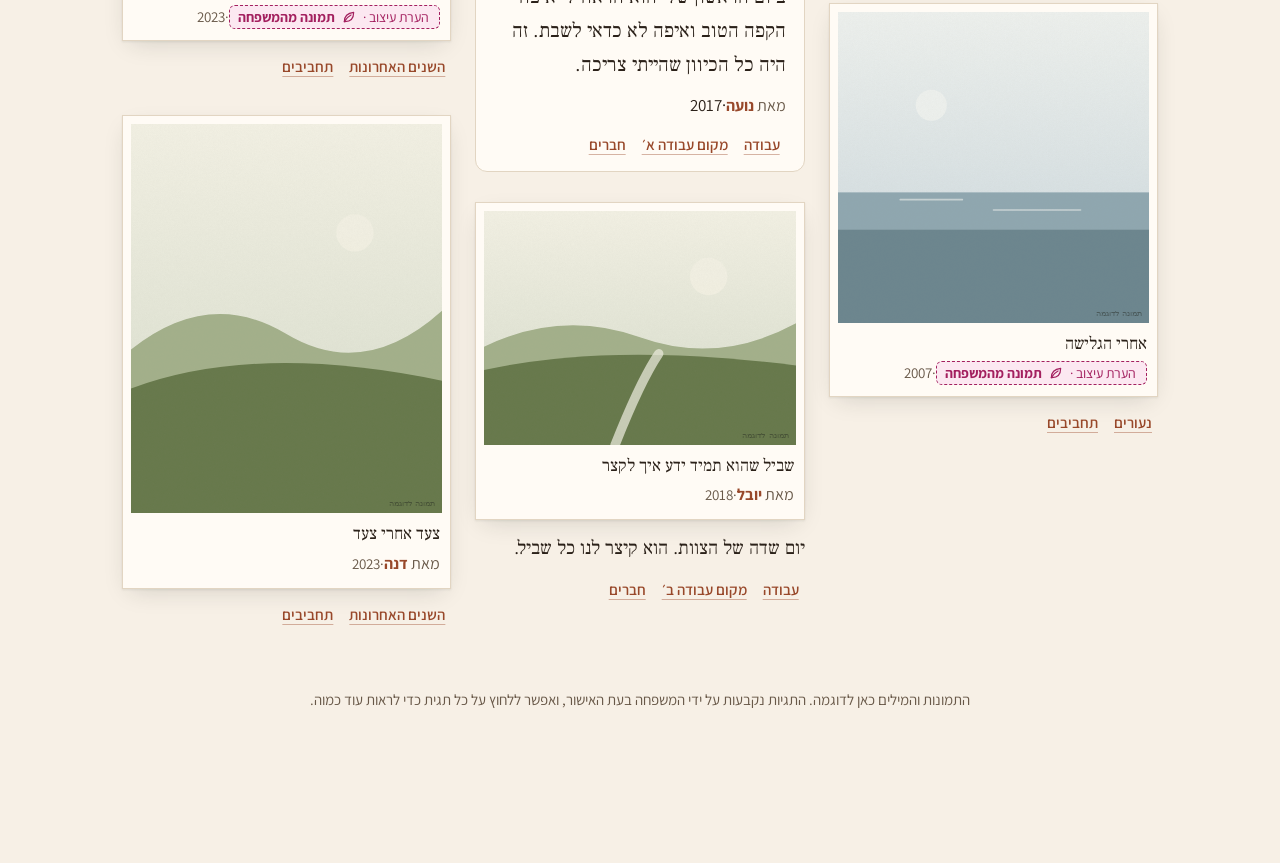
<file: long-table-filters/c-shelf-and-feed.html>
<!doctype html>
<html lang="he" dir="rtl">
<head>
<meta charset="utf-8">
<meta name="viewport" content="width=device-width, initial-scale=1, viewport-fit=cover">
<meta name="color-scheme" content="light dark">
<meta name="robots" content="noindex">
<title>הצעה ג · מדף המשפחה והשולחן</title>
<link rel="preconnect" href="https://fonts.googleapis.com">
<link rel="preconnect" href="https://fonts.gstatic.com" crossorigin>
<link href="https://fonts.googleapis.com/css2?family=Assistant:wght@400;600;700&family=Frank+Ruhl+Libre:wght@400;500;700&display=swap" rel="stylesheet">
<link rel="stylesheet" href="../shared/tokens.css">
<link rel="stylesheet" href="lt.css">
<style>
/* Palette C: evening kitchen. Warm paper, terracotta action, the family's hand in leaf green. */
:root { --bg: #F7F0E6; --surface: #FFFBF5; --ink: #2B2119; --muted: #685848; --line: #E2D5C2; --accent: #98482A; --accent-soft: #F3DDCF; --on-accent: #fff; --mark: #3D6040; --mark-soft: #DCE8D2; }
@media (prefers-color-scheme: dark) { :root:not([data-theme="light"]) { --bg: #1B1511; --surface: #251D17; --ink: #F2E9DE; --muted: #B8A894; --line: #3C3027; --accent: #EBA483; --accent-soft: #3D261B; --on-accent: #1B1511; --mark: #A9CC9A; --mark-soft: #25331F; } }
body { padding-block-end: 96px; }

/* opening: small portrait, large name, the family's words */
.open { padding-block: 24px 20px; display: grid; grid-template-columns: auto 1fr; gap: 18px; align-items: end; }
.open .print { inline-size: 112px; }
.open h1 { font: 500 clamp(52px, 15vw, 88px)/1 var(--font-serif); margin: 0; }
.open .dates { color: var(--muted); font-size: 18px; }
.open .bio-row { grid-column: 1 / -1; display: grid; gap: 14px; }
.open .bio { margin: 0; font: 400 22px/1.65 var(--font-serif); max-inline-size: 34ch; }
.open .family-text { display: grid; gap: 10px; justify-items: start; max-inline-size: 560px; }
.open .actions { display: flex; flex-wrap: wrap; gap: 12px; }
@media (min-width: 900px) { .open { grid-template-columns: auto 1fr auto; gap: 40px; padding-block: 48px 36px; } .open .print { inline-size: 200px; } .open .bio-row { grid-column: auto; } .open .bio { font-size: 24px; } }

/* the family's shelf: always visible, never filtered */
.shelf { padding-block: 8px 28px; }
.shelf h2 { font: 500 28px/1.25 var(--font-serif); margin: 0 0 4px; }
.shelf .sub { margin: 0 0 16px; color: var(--muted); }
.track { display: flex; gap: 16px; overflow-x: auto; scroll-snap-type: x proximity; padding: 4px var(--gutter) 18px; margin-inline: calc(var(--gutter) * -1); scrollbar-width: thin; }
.track > * { flex: none; inline-size: min(70vw, 280px); scroll-snap-align: start; }
.track .words-card { align-self: stretch; display: grid; align-content: space-between; gap: 12px; }
@media (min-width: 900px) { .track > * { inline-size: 300px; } }

/* filter bar: one button, chips for what is on, the count */
.bar { position: sticky; inset-block-start: 0; z-index: 40; background: var(--bg); border-block: 1px solid var(--line); }
.bar .wrap { display: flex; align-items: center; gap: 10px; padding-block: 8px; }
.bar .open-f { flex: none; min-block-size: 52px; padding-inline: 18px 16px; border-radius: 999px; border: 2px solid var(--accent); background: var(--accent); color: var(--on-accent); font-weight: 700; font-size: 18px; display: inline-flex; align-items: center; gap: 10px; }
.bar .open-f .cnt { background: var(--on-accent); color: var(--accent); inline-size: 24px; block-size: 24px; border-radius: 50%; display: inline-grid; place-items: center; font-size: 14px; }
.bar .open-f .cnt:empty { display: none; }
.chips { display: flex; gap: 8px; overflow-x: auto; scrollbar-width: none; flex: 1; min-inline-size: 0; align-items: center; }
.chips::-webkit-scrollbar { display: none; }
.chips .chip { min-block-size: 44px; padding-inline: 14px; font-size: 16px; background: var(--accent-soft); border-color: transparent; }
.chips .chip::before { display: none; }
.chips .hintline { color: var(--muted); font-size: 16px; white-space: nowrap; }
.bar .total { flex: none; color: var(--muted); font-size: 16px; white-space: nowrap; }
@media (max-width: 520px) { .bar .total { display: none; } .bar .open-f { padding-inline: 14px; } }

.sheet fieldset { border: 0; margin: 0 0 18px; padding: 0; }
.sheet legend { font: 700 18px/1.3 var(--font-ui); padding: 0; margin-block-end: 8px; float: inline-start; inline-size: 100%; }
.sheet fieldset .opts { clear: both; }
.sheet .foot { position: sticky; inset-block-end: -20px; background: var(--surface); padding-block: 14px 4px; border-block-start: 1px solid var(--line); }
@media (min-width: 900px) { .sheet { inset-block-end: auto; inset-block-start: 96px; inset-inline: 0; margin-inline: auto; inline-size: 600px; border-radius: 18px; padding: 26px 28px 20px; } .grab { display: none; } }

/* the feed */
.feed { padding-block: 28px 24px; columns: 1; column-gap: 24px; min-block-size: 40vh; }
@media (min-width: 680px) { .feed { columns: 2; } }
@media (min-width: 1100px) { .feed { columns: 3; } }
.feed > * { break-inside: avoid; margin-block-end: 30px; }
.feed.fade { animation: settle .45s var(--ease); }
@keyframes settle { from { opacity: .3; } to { opacity: 1; } }
.note { background: var(--surface); border: 1px solid var(--line); border-radius: 12px; padding: 18px 18px 8px; }
.note.fam { border-color: var(--accent); }
.note h3 { margin: 10px 0 6px; font: 500 26px/1.25 var(--font-serif); }
.note h3 bdi { font: 400 17px var(--font-ui); color: var(--muted); margin-inline-start: 10px; }
.note .quote { font-size: 20px; }
.tagrow { display: flex; flex-wrap: wrap; gap: 0 4px; margin-block: 8px 0; }
.tg { border: 0; background: transparent; color: var(--accent); font-size: 15px; font-weight: 600; min-block-size: 36px; padding-inline: 6px; text-decoration: underline; text-underline-offset: 4px; text-decoration-color: color-mix(in srgb, var(--accent) 40%, transparent); }
@media (pointer: coarse) { .tg { min-block-size: 48px; padding-inline: 8px; } }
.tg[aria-pressed="true"] { text-decoration-color: var(--accent); background: var(--accent-soft); border-radius: 8px; }
.legendrow { padding-block: 0 8px; }
.dock { position: fixed; inset-inline: 0; inset-block-end: calc(14px + env(safe-area-inset-bottom)); display: flex; justify-content: center; z-index: 30; pointer-events: none; }
.dock .pill { pointer-events: auto; box-shadow: 0 8px 24px -6px rgba(43, 33, 25, .35); }
@media (min-width: 900px) { .dock { display: none; } }
</style>
</head>
<body>
<div class="proof"><span>הצעה ג מתוך שלוש · כל התמונות, השמות והטקסטים כאן לדוגמה</span><a href="index.html">לכל ההצעות</a></div>

<main>
  <div class="wrap">
    <header class="open">
      <figure class="print" id="portrait"></figure>
      <div><h1>אופיר</h1><div class="dates"><bdi dir="ltr">19XX – 20XX</bdi></div></div>
      <div class="bio-row">
        <div class="family-text"><span class="src own" id="bioSrc"></span><p class="bio">אח, חבר, בן אדם שידע להקשיב. מי שהיה איתו בחדר, הרגיש שהוא היחיד שם.</p></div>
        <div class="actions"><a class="pill" href="#feed">לשתף זיכרון</a><a class="pill quiet" href="#feed">להשאיר מילה</a></div>
      </div>
    </header>

    <section class="shelf anno-only" aria-labelledby="shelfH">
      <h2 id="shelfH">הבחירה של המשפחה <span class="src">המדף כולו להמחשה בלבד, לא פיצ׳ר</span></h2>
      <p class="sub">המדף מראה מה המשפחה סיפקה או בחרה, כדי להבין את ההצעה. הוא לא חלק מהאתר.</p>
      <div class="track" id="track" tabindex="0" role="group" aria-label="הבחירה של המשפחה, אפשר לגלול הצידה"></div>
    </section>
  </div>

  <div class="bar" id="bar">
    <div class="wrap">
      <button type="button" class="open-f" id="openF" aria-haspopup="dialog" aria-expanded="false">סינון<span class="cnt"></span></button>
      <div class="chips" id="chips"></div>
      <span class="total" id="total" aria-live="polite"></span>
    </div>
  </div>

  <div class="wrap">
    <p class="legend legendrow" aria-label="מקרא" style="padding-block-start:18px"><span><span class="src own" id="l1"></span></span><span><span class="src pick" id="l2"></span></span></p>
    <section class="feed" id="feed" aria-label="השולחן הארוך"></section>
  </div>
  <p class="footnote">התמונות והמילים כאן לדוגמה. התגיות נקבעות על ידי המשפחה בעת האישור, ואפשר ללחוץ על כל תגית כדי לראות עוד כמוה.</p>
  <div class="dock"><a class="pill" href="#feed">לשתף זיכרון</a></div>
</main>

<div class="scrim" id="scrim" hidden></div>
<div class="sheet" id="sheet" role="dialog" aria-modal="true" aria-labelledby="sheetH" hidden>
  <span class="grab"></span>
  <h2 id="sheetH">מה לראות על השולחן</h2>
  <p class="sub">אפשר לבחור כמה בכל קבוצה. התוצאות מתעדכנות מיד.</p>
  <div id="sheetBody"></div>
  <div class="foot"><button type="button" class="textbtn" id="sheetClear">ניקוי</button><button type="button" class="pill" id="sheetDone"></button></div>
</div>

<script src="../shared/photos.js"></script>
<script src="lt.js"></script>
<script>
(function () {
  var qs = function (s, r) { return (r || document).querySelector(s); }, e = LT.esc, F = LT.facets, O = window.OFIR;
  var order = ['relation', 'period', 'workplace'], total = LT.content().length;

  qs('#openF').innerHTML = LT.icon('filter') + 'סינון<span class="cnt"></span>';
  qs('#portrait').innerHTML = '<img src="' + O.byId('p01').src + '" alt="אופיר, תמונה לדוגמה" width="600" height="750"><figcaption><span class="cr"><span class="src own">' + LT.icon('leaf') + 'מהמשפחה</span></span></figcaption>';
  qs('#bioSrc').innerHTML = LT.icon('leaf') + 'נכתב ע״י המשפחה';
  qs('#l1').innerHTML = LT.icon('leaf') + 'מהמשפחה: נכתב או סופק על ידה';
  qs('#l2').innerHTML = LT.icon('pick') + 'נבחר ע״י המשפחה: ממי ששיתף';

  /* the shelf: family-supplied and family-picked items, never filtered */
  var shelf = LT.items.filter(function (i) { return i.type !== 'chapter' && (i.own || i.pick); });
  qs('#track').innerHTML = shelf.map(function (it) {
    if (it.type === 'photo') return LT.fig(it);
    return '<div class="note words-card ' + (it.own ? 'fam' : '') + '"><blockquote class="quote" dir="auto">' + e(it.text) + '</blockquote><p class="quote-by">' + LT.src(it) + '</p></div>';
  }).join('');

  /* the sheet: all three groups in one place */
  qs('#sheetBody').innerHTML = order.map(function (f) {
    return '<fieldset data-f="' + f + '"><legend>' + F[f].label + (f === 'workplace' ? ' <span class="by">(שמות לדוגמה)</span>' : '') + '</legend><div class="opts">' + F[f].opts.map(function (o) { return '<button type="button" class="chip" data-f="' + f + '" data-id="' + o.id + '" aria-pressed="false">' + o.label + ' <span class="n"></span></button>'; }).join('') + '</div></fieldset>';
  }).join('');
  qs('#sheetBody').addEventListener('click', function (ev) { var c = ev.target.closest('.chip'); if (c) LT.toggle(c.dataset.f, c.dataset.id); });
  qs('#sheetClear').onclick = function () { LT.clear(); };

  var lastFocus;
  function openSheet(on) {
    qs('#sheet').hidden = !on; qs('#scrim').hidden = !on; qs('#openF').setAttribute('aria-expanded', on);
    if (on) { lastFocus = document.activeElement; qs('#sheet .chip').focus({ preventScroll: true }); }
    else if (lastFocus) { qs('#openF').focus({ preventScroll: true }); }
  }
  qs('#openF').onclick = function () { openSheet(true); };
  qs('#scrim').onclick = qs('#sheetDone').onclick = function () { openSheet(false); };
  document.addEventListener('keydown', function (ev) {
    if (ev.key === 'Escape' && !qs('#sheet').hidden) openSheet(false);
    if (ev.key === 'Tab' && !qs('#sheet').hidden) {
      var f = Array.prototype.slice.call(qs('#sheet').querySelectorAll('button')), i = f.indexOf(document.activeElement);
      if (ev.shiftKey && i <= 0) { f[f.length - 1].focus(); ev.preventDefault(); }
      else if (!ev.shiftKey && i === f.length - 1) { f[0].focus(); ev.preventDefault(); }
    }
  });
  qs('#chips').addEventListener('click', function (ev) { var c = ev.target.closest('.chip'); if (c) LT.toggle(c.dataset.f, c.dataset.id); });

  function tagRow(it) {
    return '<div class="tagrow">' + LT.tags(it).map(function (t) { return '<button type="button" class="tg" data-f="' + t[0] + '" data-id="' + t[1] + '" aria-pressed="' + !!LT.sel[t[0]][t[1]] + '" aria-label="לסנן לפי ' + LT.label(t[0], t[1]) + '">' + LT.label(t[0], t[1]) + '</button>'; }).join('') + '</div>';
  }
  qs('#feed').addEventListener('click', function (ev) { var b = ev.target.closest('.tg'); if (b) LT.toggle(b.dataset.f, b.dataset.id); });

  function card(it) {
    if (it.type === 'chapter') return '<article class="note fam"><span class="src own">' + LT.icon('leaf') + 'נכתב ע״י המשפחה</span><h3>' + e(it.title) + ' <bdi>' + LT.years[it.period] + '</bdi></h3><p class="quote" dir="auto">' + e(it.text) + '</p></article>';
    if (it.type === 'photo') return '<article>' + LT.fig(it) + (it.text ? '<blockquote class="quote" dir="auto" style="margin-block:12px 0;font-size:19px">' + e(it.text) + '</blockquote>' : '') + tagRow(it) + '</article>';
    return '<article class="note' + (it.own ? ' fam' : '') + '"><blockquote class="quote" dir="auto">' + e(it.text) + '</blockquote><p class="quote-by">' + LT.src(it) + ' · <bdi>' + it.year + '</bdi></p>' + tagRow(it) + '</article>';
  }

  var first = true;
  function render() {
    var n = LT.visibleContent().length, act = LT.active();
    order.forEach(function (f) { F[f].opts.forEach(function (o) {
      var c = qs('#sheetBody .chip[data-f="' + f + '"][data-id="' + o.id + '"]'), k = LT.count(f, o.id);
      c.setAttribute('aria-pressed', !!LT.sel[f][o.id]); c.classList.toggle('zero', k === 0); c.querySelector('.n').textContent = k;
    }); });
    qs('#sheetDone').textContent = n === 0 ? 'אין זיכרונות בשילוב הזה' : 'להציג ' + n + ' זיכרונות';
    qs('#openF .cnt').textContent = act.length || '';
    qs('#chips').innerHTML = act.length
      ? act.map(function (a) { return '<button type="button" class="chip x" data-f="' + a.facet + '" data-id="' + a.id + '" aria-label="להסיר את הסינון ' + a.label + '">' + a.label + LT.icon('x') + '</button>'; }).join('')
      : '<span class="hintline">מציגים את כל השולחן</span>';
    qs('#total').textContent = LT.say(n, total);
    var feed = qs('#feed'), vis = LT.visible();
    feed.innerHTML = n === 0
      ? '<div class="empty"><strong>אין כאן עדיין זיכרונות בשילוב הזה.</strong><p>אפשר להסיר מסנן, או להיות הראשונים להוסיף.</p><div class="row"><button type="button" class="pill" id="emptyClear">להציג הכול</button><a class="textbtn" href="#feed">לשתף זיכרון</a></div></div>'
      : vis.map(card).join('');
    var ec = qs('#emptyClear'); if (ec) ec.onclick = function () { LT.clear(); };
    if (!first) { feed.classList.remove('fade'); void feed.offsetWidth; feed.classList.add('fade'); }
    first = false;
  }
  LT.onChange(render); render();
})();
</script>
</body>
</html>
</file>
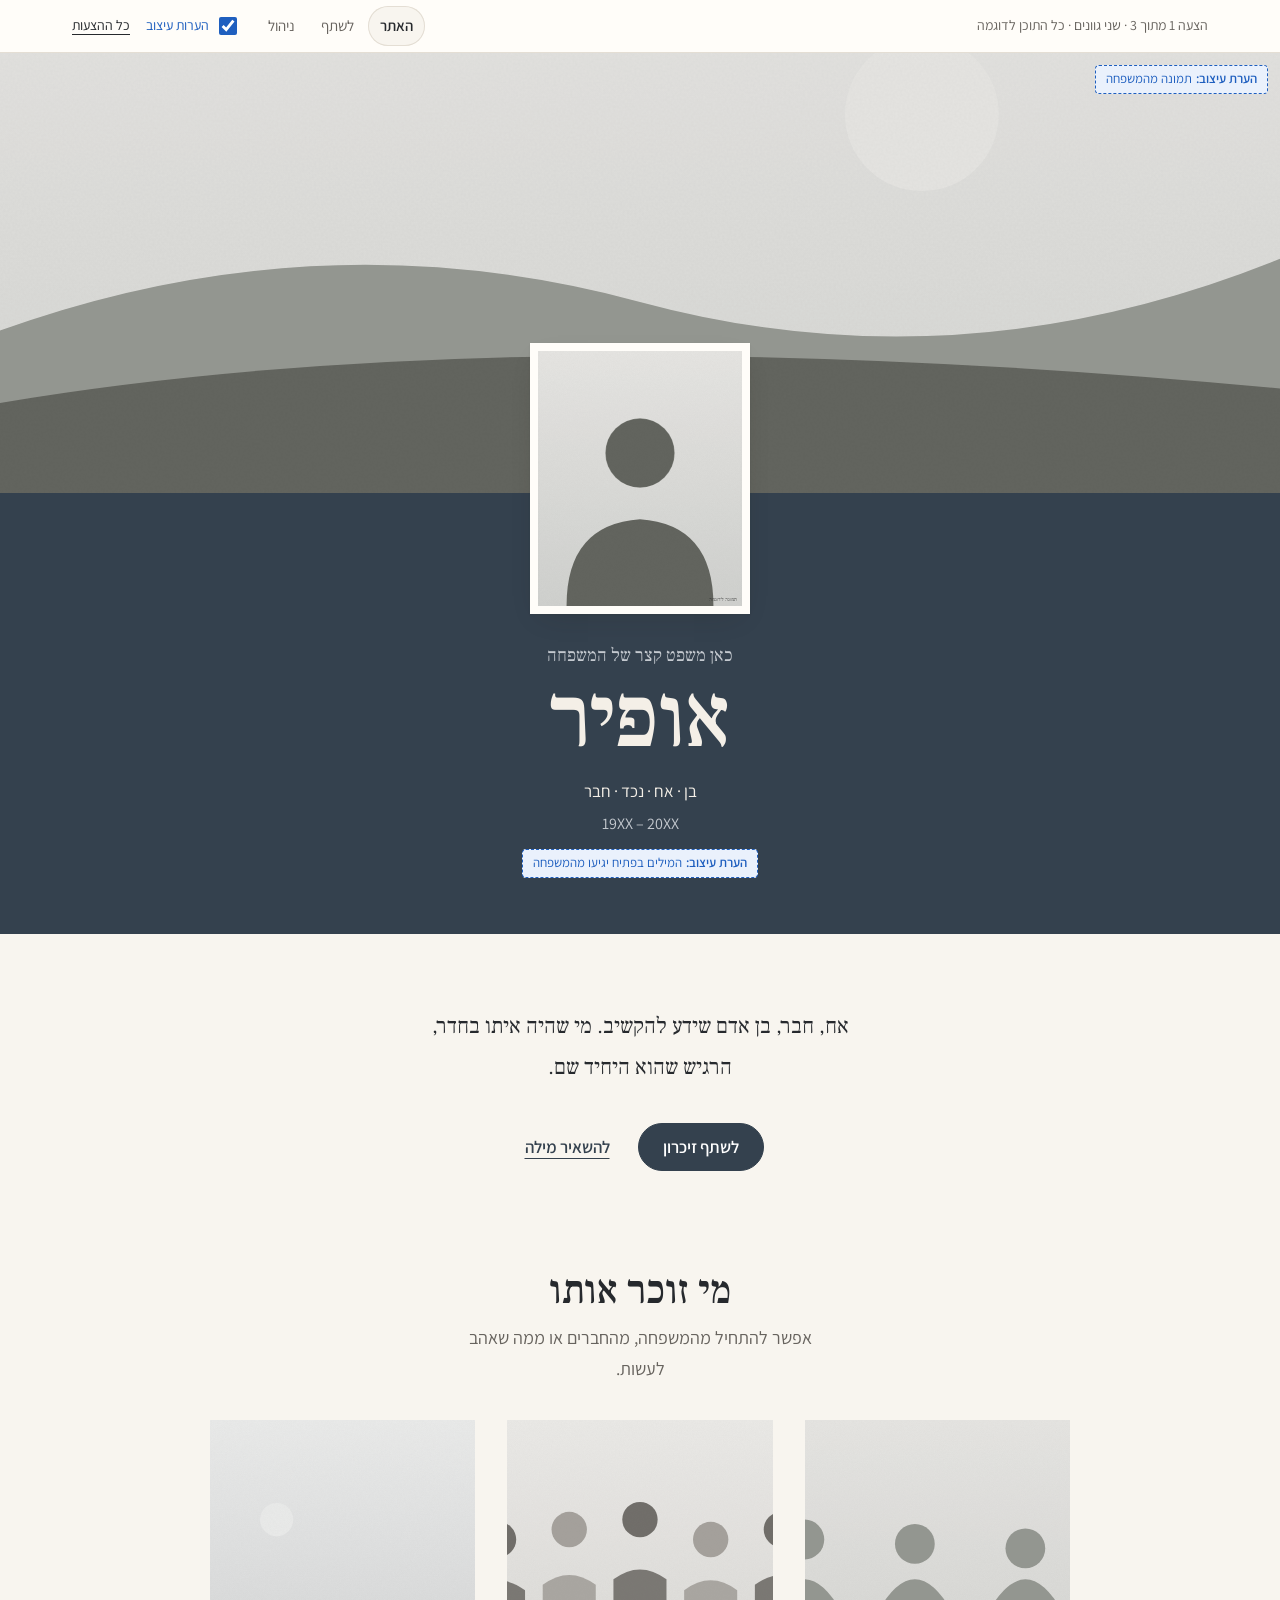
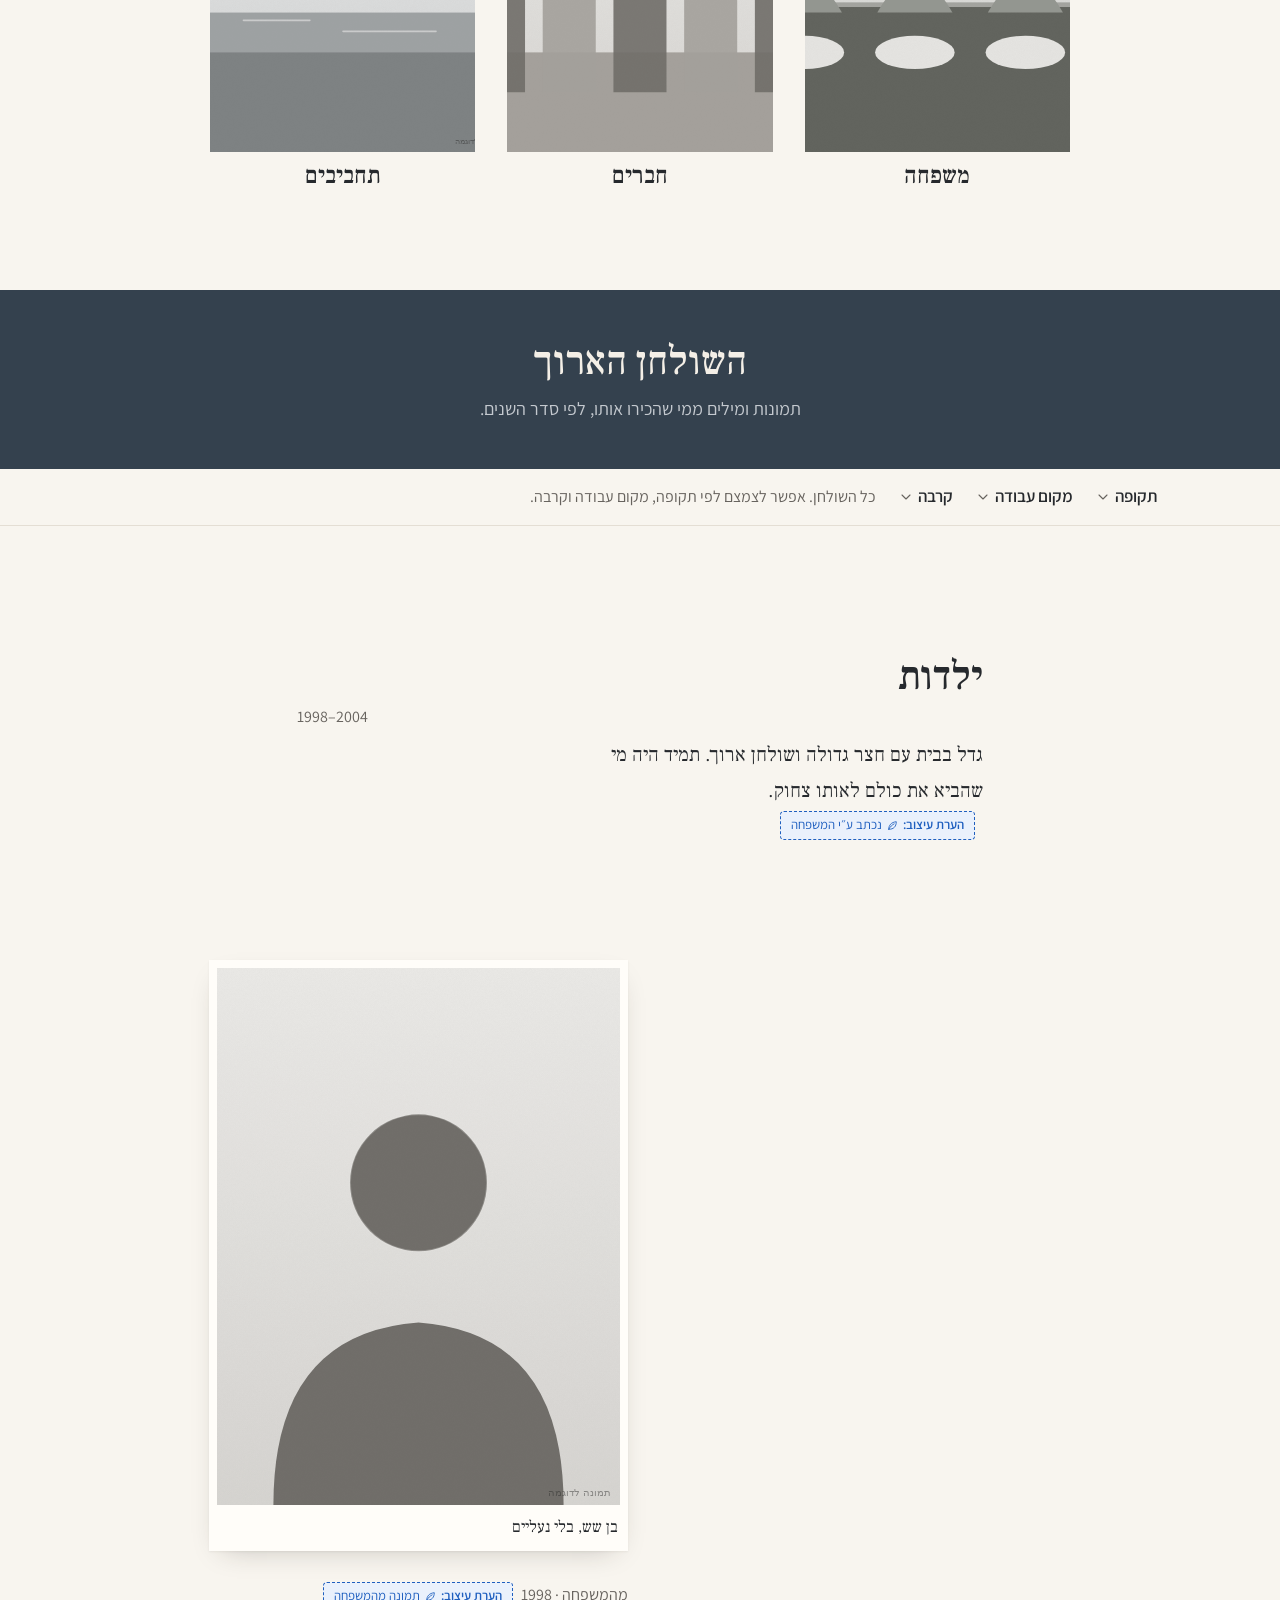
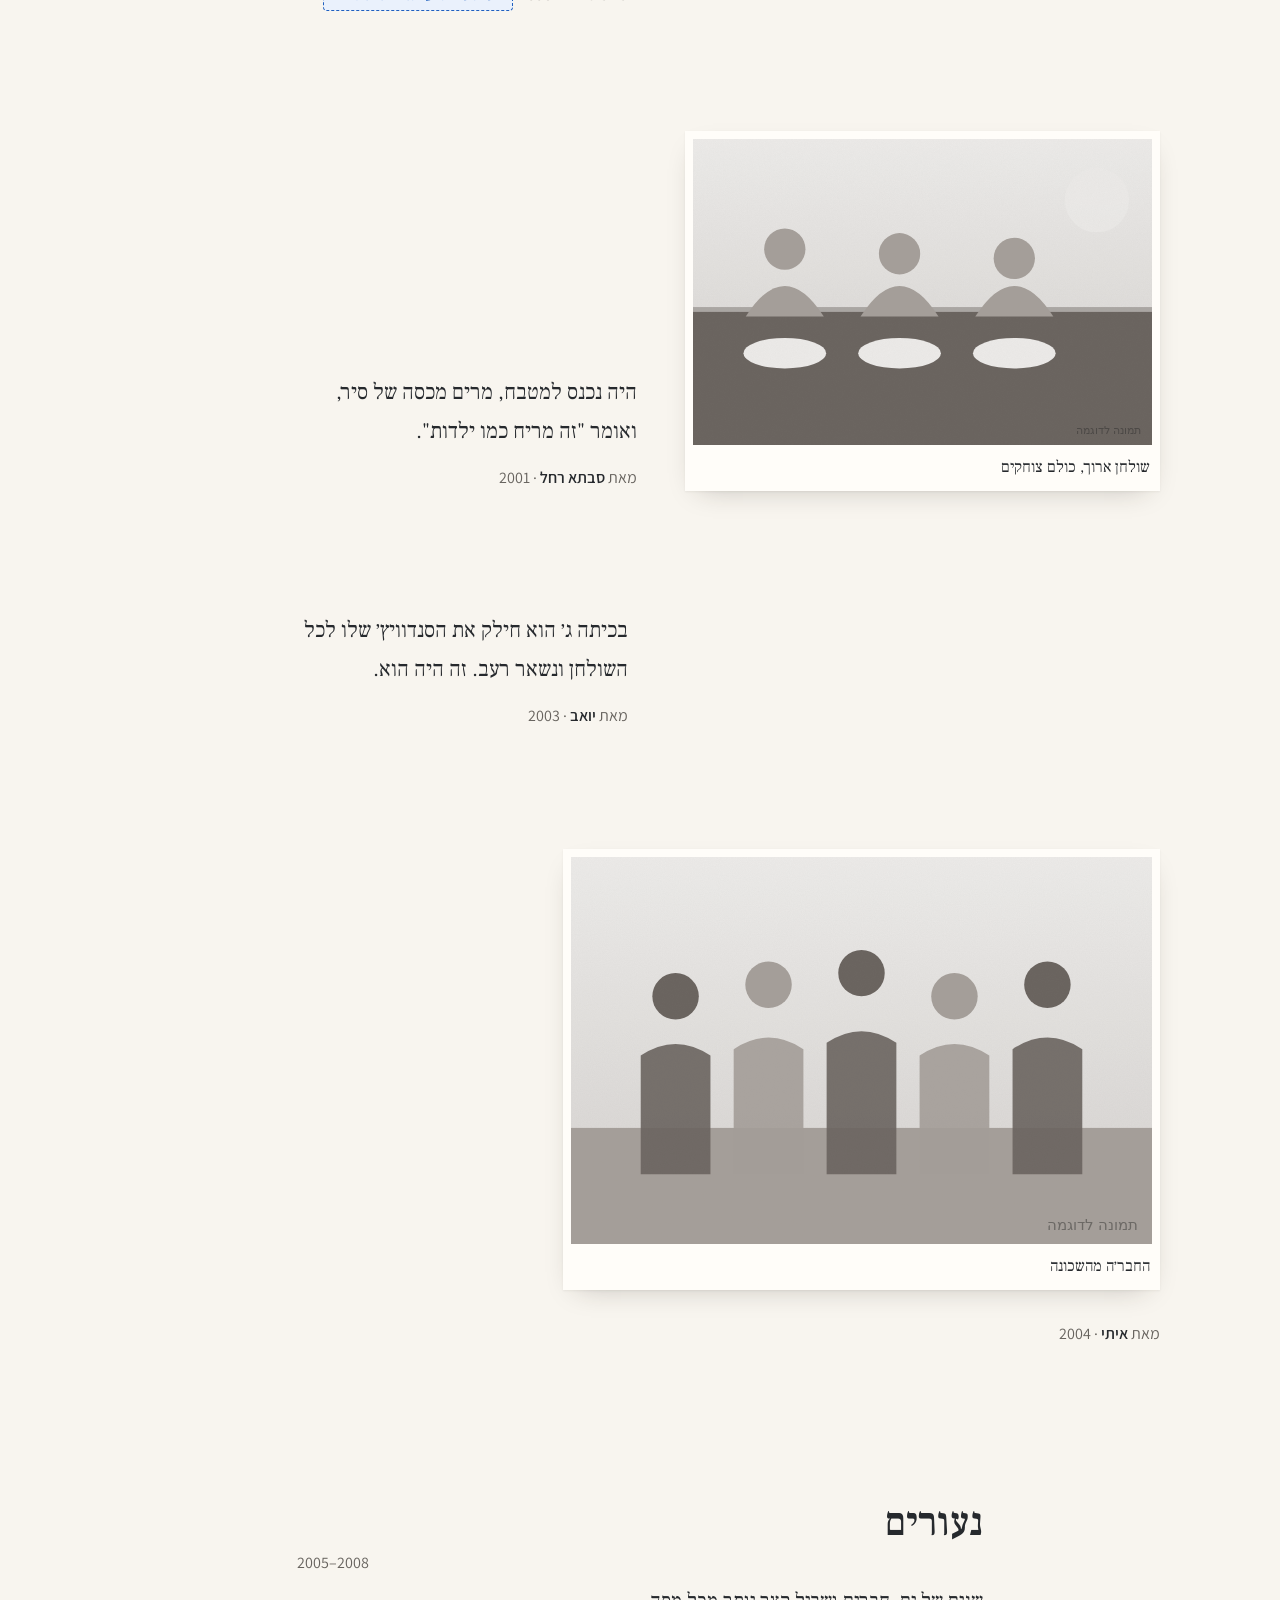
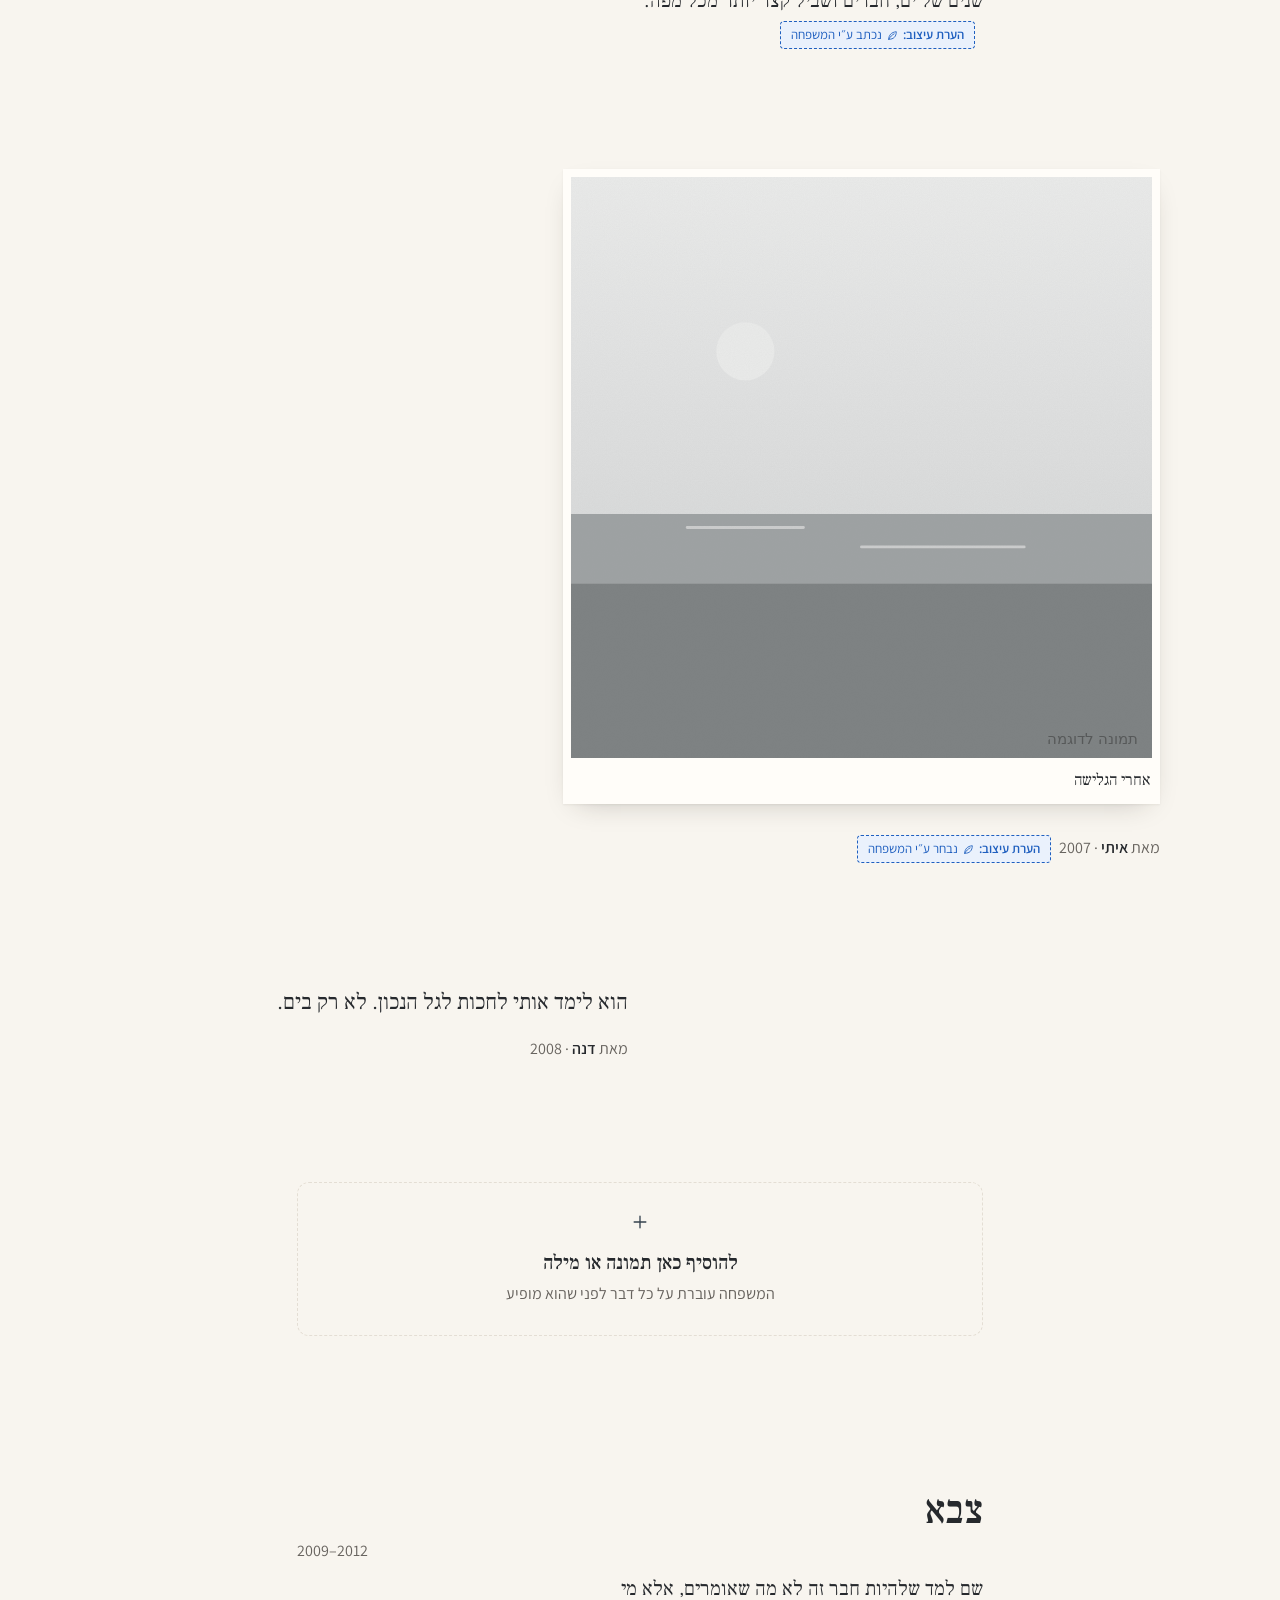
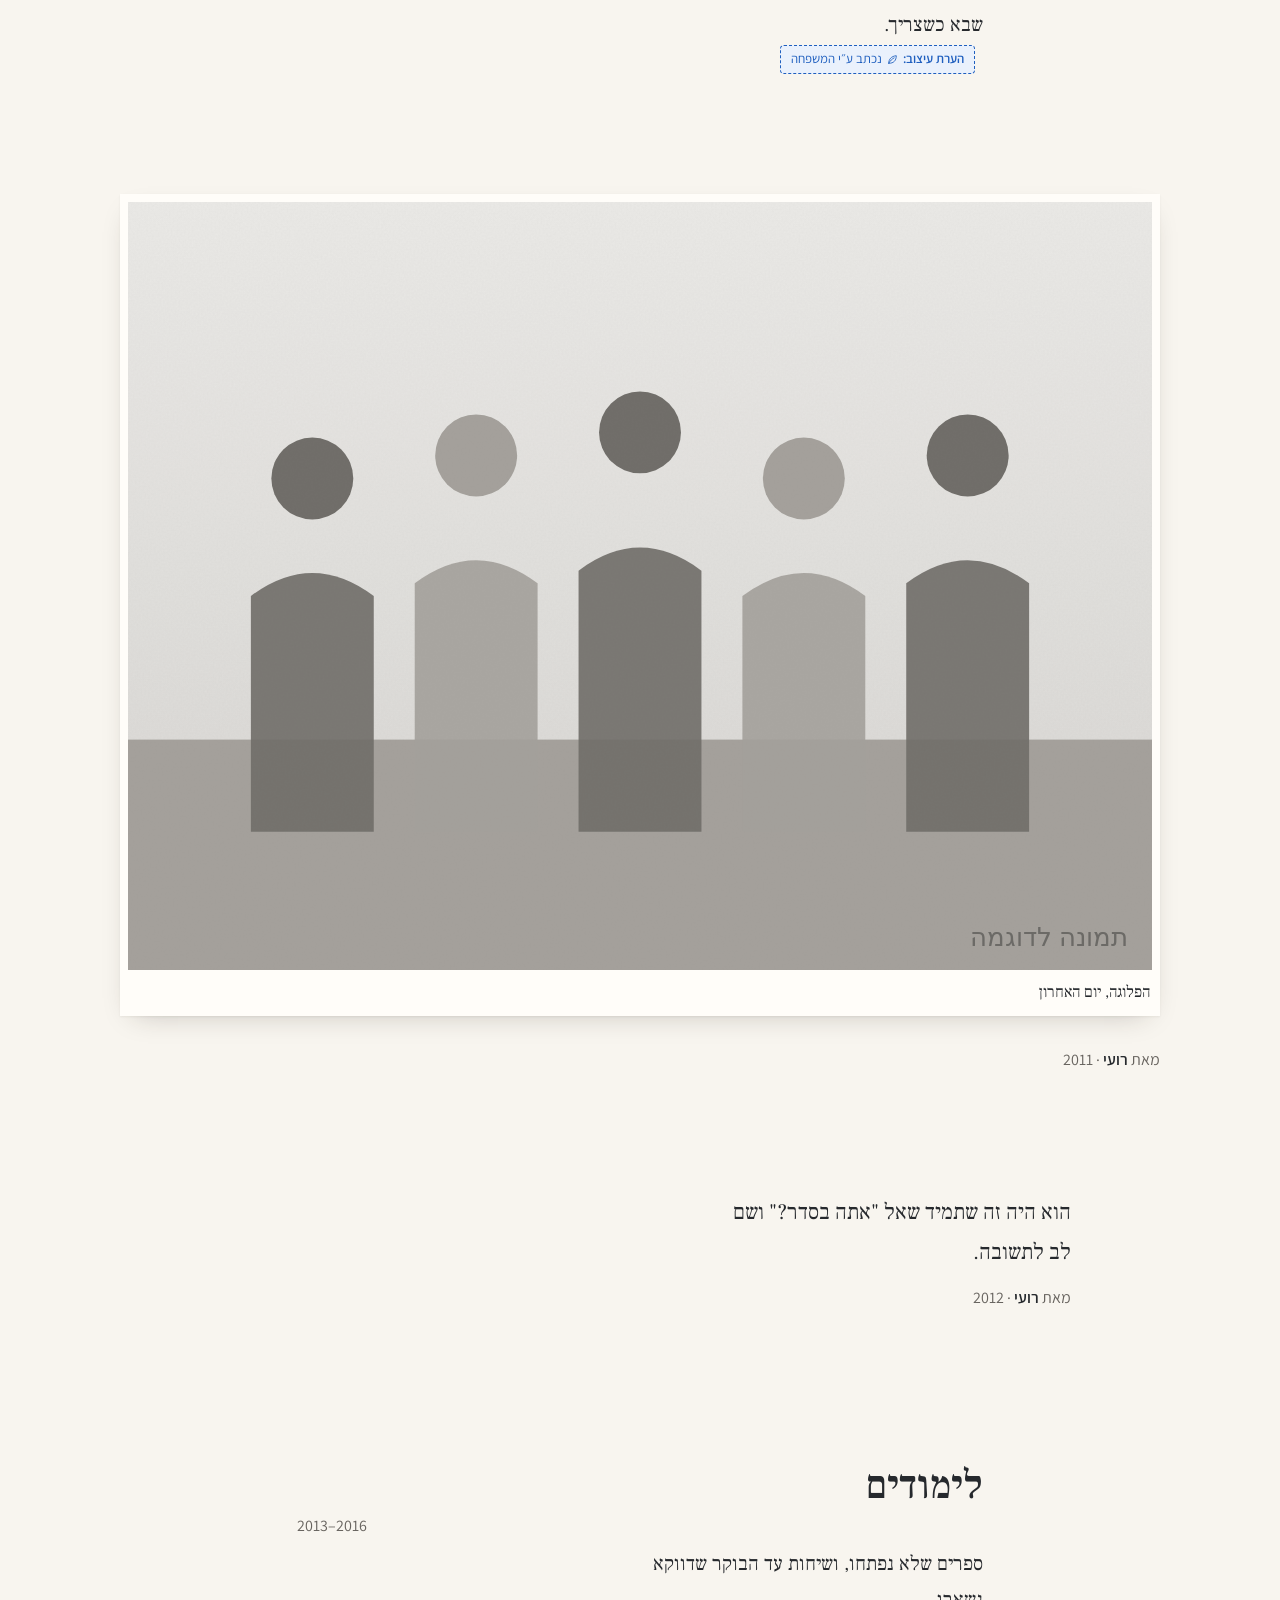
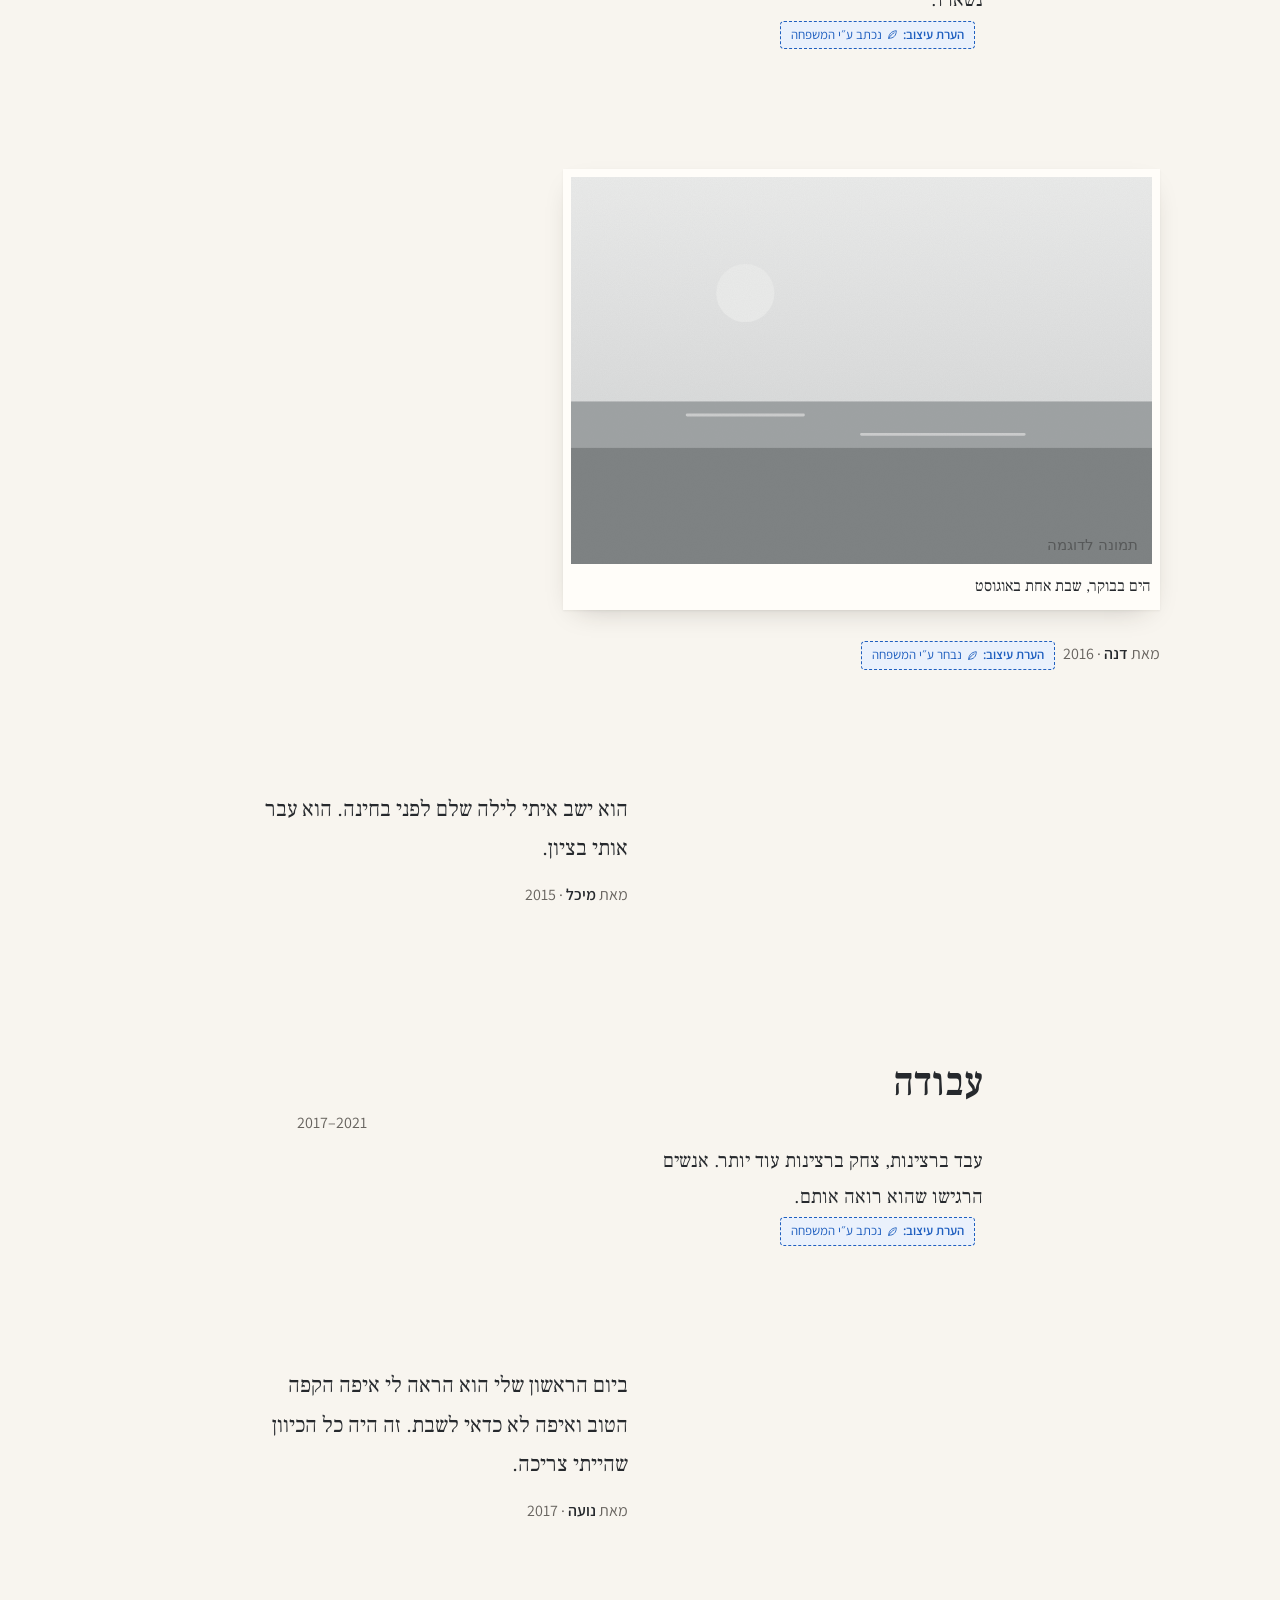
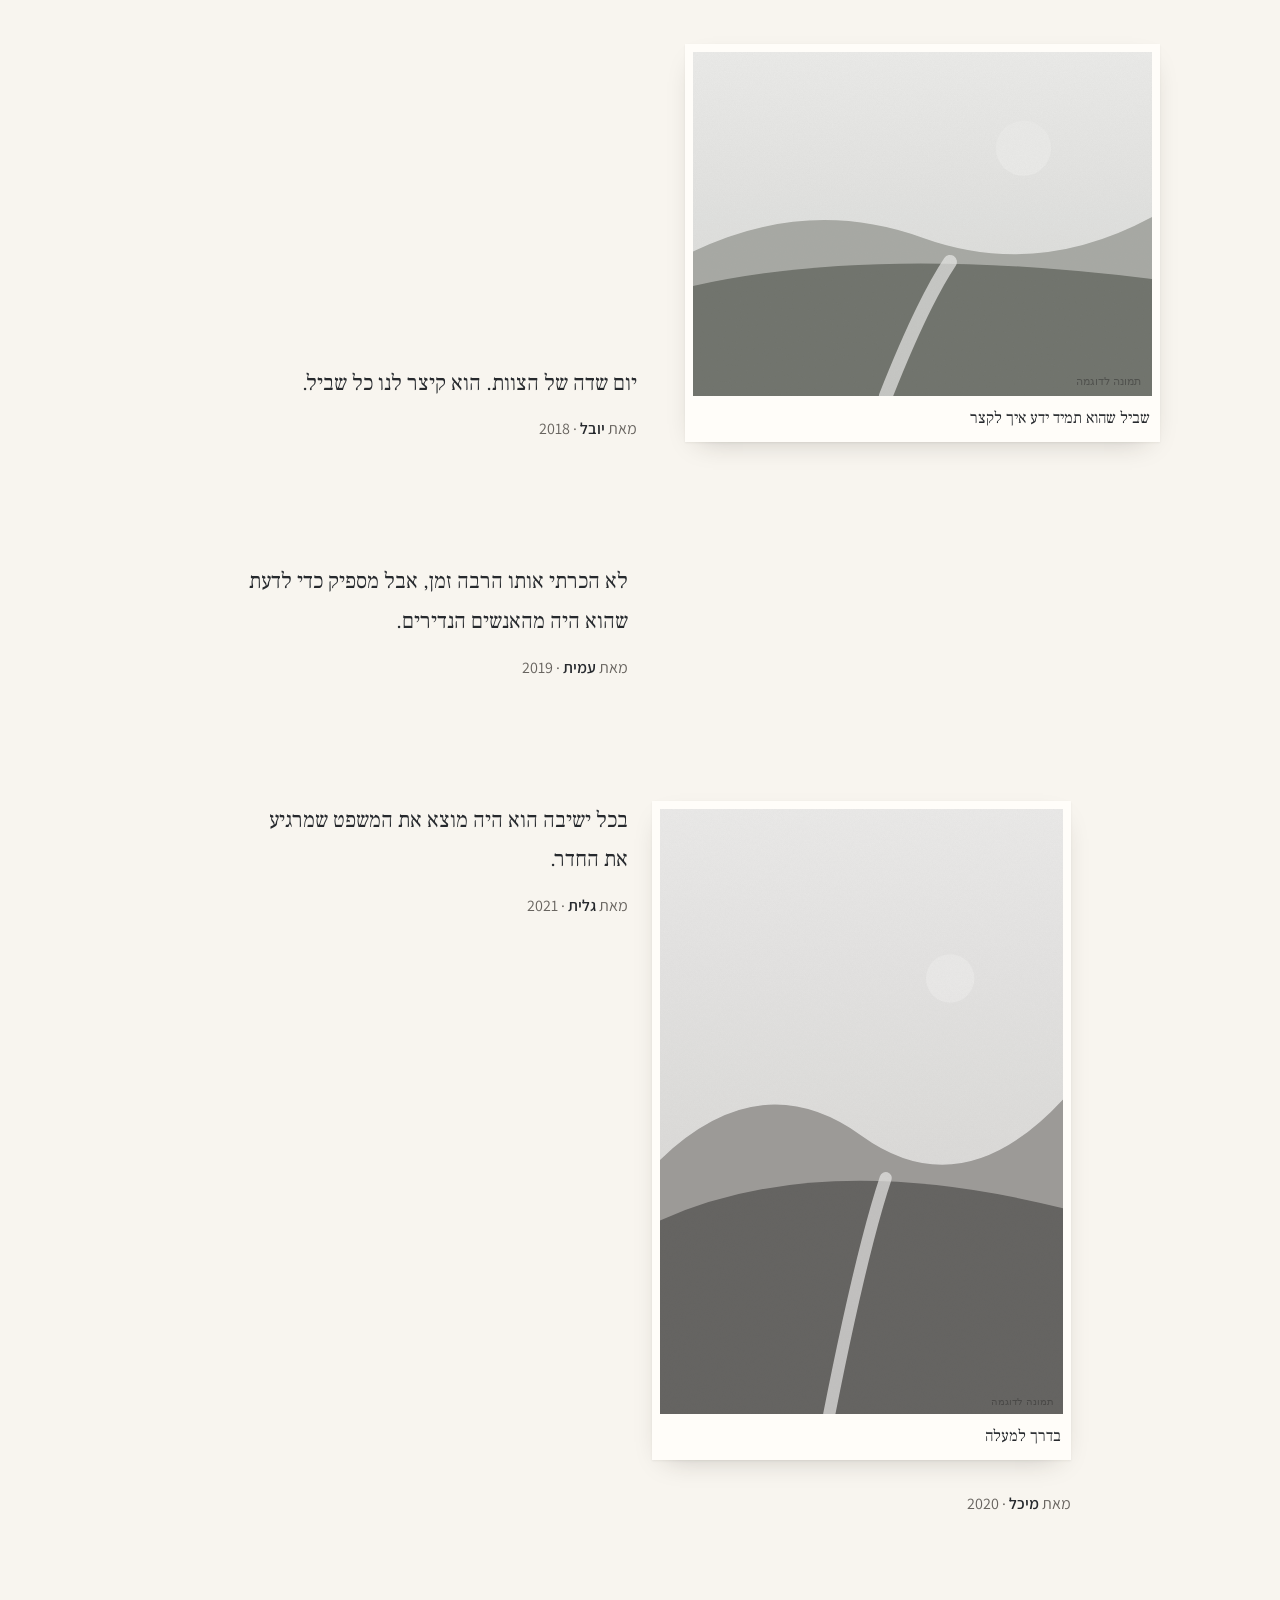
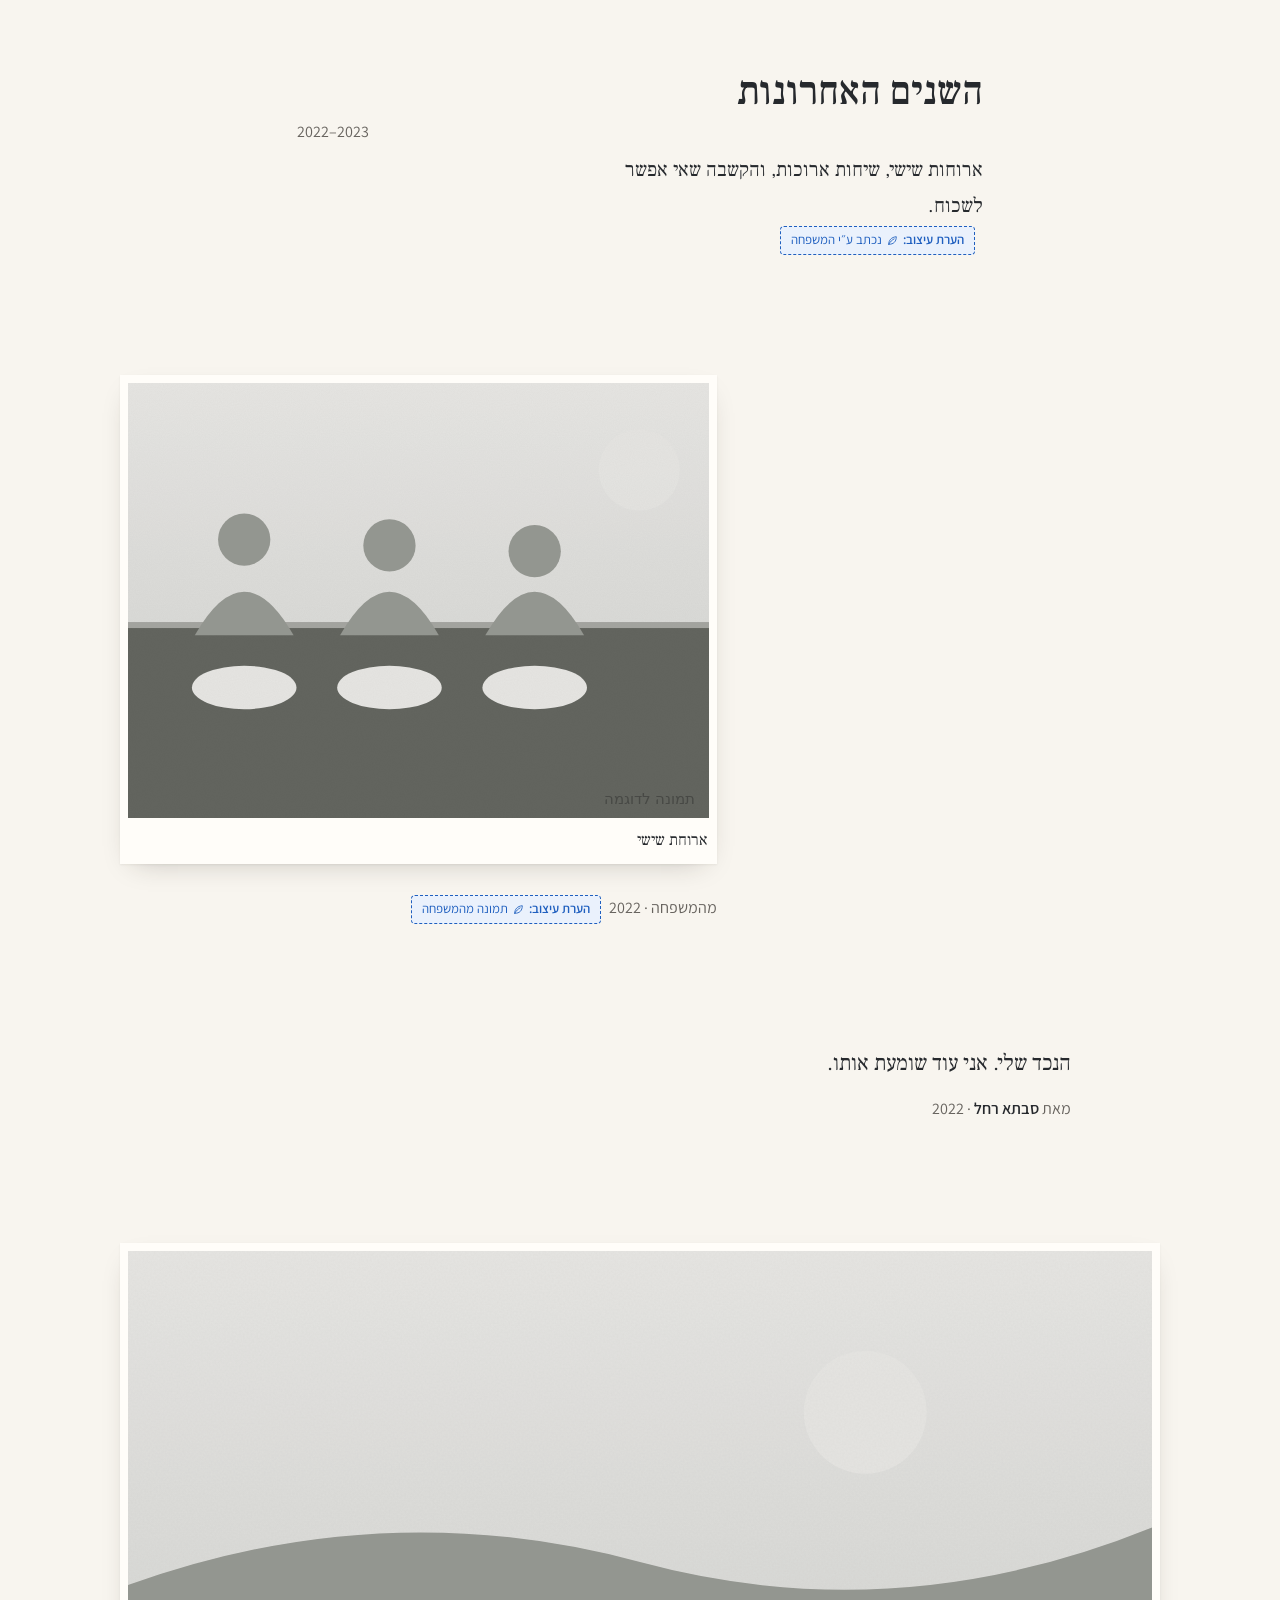
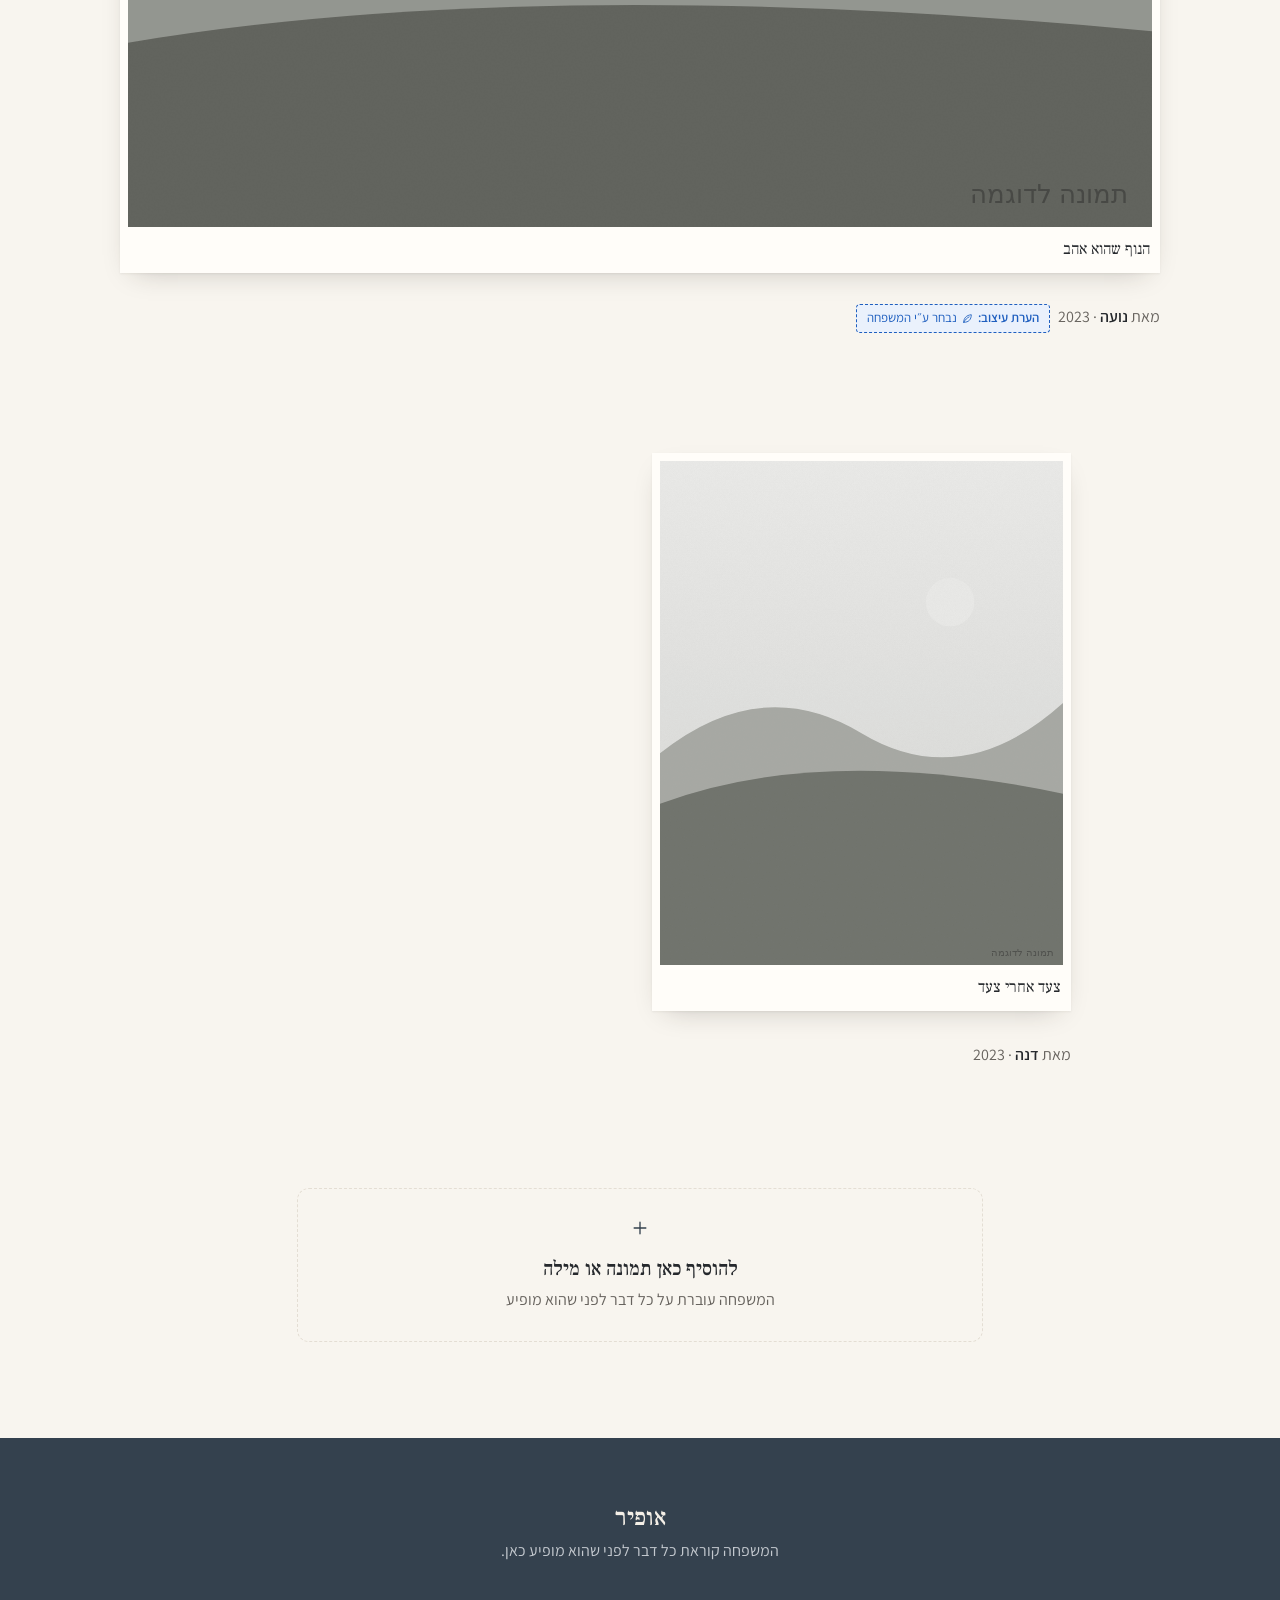
<file: long-table-v2/1-two-tones.html>
<!doctype html>
<html lang="he" dir="rtl">
<head>
<meta charset="utf-8">
<meta name="viewport" content="width=device-width, initial-scale=1, viewport-fit=cover">
<meta name="color-scheme" content="light dark">
<meta name="theme-color" content="#F8F5EF" media="(prefers-color-scheme: light)">
<meta name="theme-color" content="#15181B" media="(prefers-color-scheme: dark)">
<meta name="robots" content="noindex">
<title>אופיר · שני גוונים</title>
<link rel="preconnect" href="https://fonts.googleapis.com">
<link rel="preconnect" href="https://fonts.gstatic.com" crossorigin>
<link href="https://fonts.googleapis.com/css2?family=Assistant:wght@400;600;700&family=Frank+Ruhl+Libre:wght@400;500;700&display=swap" rel="stylesheet">
<link rel="stylesheet" href="../shared/tokens.css">
<link rel="stylesheet" href="table.css">
<style>
/* 1 · Two tones: cream paper and one slate, the way the inspiration site pairs them. Nothing else carries colour. */
:root { --bg: #F8F5EF; --surface: #FFFDF9; --ink: #26292D; --muted: #67635E; --line: #E4DED4; --accent: #34414E; --accent-soft: #E8EBEE; --on-accent: #FFFFFF; --band: #34414E; --on-band: #F4EFE7; --on-band-muted: #C4C9CF; }
@media (prefers-color-scheme: dark) { :root:not([data-theme="light"]) { --bg: #15181B; --surface: #1C2024; --ink: #ECE8E2; --muted: #A59F98; --line: #31373D; --accent: #B8C5D2; --accent-soft: #232A31; --on-accent: #15181B; --band: #20262C; --on-band: #ECE8E2; --on-band-muted: #A9B2BB; } }

.banner { position: relative; }
.banner img { inline-size: 100%; block-size: clamp(200px, 42vw, 440px); object-fit: cover; }
.banner .src { position: absolute; inset-block-start: 12px; inset-inline-start: 12px; margin: 0; }
.band { background: var(--band); color: var(--on-band); }
.who { display: grid; justify-items: center; text-align: center; padding-block: 0 56px; }
.who .print { inline-size: min(52vw, 220px); margin-block-start: clamp(-150px, -18vw, -80px); position: relative; }
.tagline { margin: 28px 0 6px; font: 400 1.125rem/1.5 var(--font-serif); color: var(--on-band-muted); }
.who h1 { margin: 0; font: 500 clamp(3rem, 13vw, 5.5rem)/1 var(--font-serif); letter-spacing: -.005em; }
.roles { margin: 14px 0 0; font-size: 1.0625rem; color: var(--on-band); }
.years { margin: 4px 0 0; font-size: 1rem; color: var(--on-band-muted); }
.who .src { margin: 12px 0 0; }

.about { padding-block: 72px 24px; display: grid; justify-items: center; text-align: center; }
.about p { margin: 0; max-inline-size: 36ch; font: 400 1.375rem/1.85 var(--font-serif); }
.about .actions { display: flex; flex-wrap: wrap; justify-content: center; gap: 4px 20px; margin-block-start: 36px; }

.ways { padding-block: 72px 96px; }
.ways h2, .tablehead h2 { margin: 0 0 8px; text-align: center; font: 500 clamp(1.75rem, 6vw, 2.5rem)/1.2 var(--font-serif); }
.ways .lead, .tablehead p { margin: 0 auto 36px; max-inline-size: 40ch; text-align: center; color: var(--muted); }
.tablehead { background: var(--band); color: var(--on-band); padding-block: 48px 44px; }
.tablehead p { color: var(--on-band-muted); margin-block-end: 0; }
.fbar .wrap { justify-content: center; }
@media (max-width: 640px) { .fbtns { inline-size: 100%; justify-content: space-between; } }
.sitefoot { background: var(--band); color: var(--on-band-muted); margin-block-start: 64px; }
.sitefoot b { display: block; color: var(--on-band); font: 500 1.5rem var(--font-serif); margin-block-end: 4px; }
</style>
</head>
<body>
<div class="proof"></div>

<main id="site">
  <header>
    <div class="banner"><span class="hero-img" data-photo="p06" data-alt="נוף שאופיר אהב, תמונה לדוגמה"></span><span class="src">תמונה מהמשפחה</span></div>
    <div class="band">
      <div class="wrap who">
        <figure class="print"><span data-photo="p01" data-alt="אופיר, תמונה לדוגמה"></span></figure>
        <p class="tagline">כאן משפט קצר של המשפחה</p>
        <h1>אופיר</h1>
        <p class="roles">בן · אח · נכד · חבר</p>
        <p class="years"><bdi dir="ltr">19XX – 20XX</bdi></p>
        <span class="src">המילים בפתיח יגיעו מהמשפחה</span>
      </div>
    </div>
  </header>

  <section class="wrap about" aria-label="עליו">
    <p dir="auto">אח, חבר, בן אדם שידע להקשיב. מי שהיה איתו בחדר, הרגיש שהוא היחיד שם.</p>
    <div class="actions"><button type="button" class="pill" data-share>לשתף זיכרון</button><button type="button" class="textbtn" data-share>להשאיר מילה</button></div>
  </section>

  <section class="wrap ways" aria-labelledby="waysH">
    <h2 id="waysH">מי זוכר אותו</h2>
    <p class="lead">אפשר להתחיל מהמשפחה, מהחברים או ממה שאהב לעשות.</p>
    <div class="doors" id="doors"></div>
  </section>

  <div class="tablehead"><div class="wrap"><h2>השולחן הארוך</h2><p>תמונות ומילים ממי שהכירו אותו, לפי סדר השנים.</p></div></div>
  <nav class="fbar" id="fbar" aria-label="סינון השולחן"><div class="wrap"><div class="fbtns" id="fbtns"></div><div class="factive" id="factive"></div></div></nav>
  <div class="wrap"><section class="table" id="table" aria-label="תמונות ומילים"></section></div>

  <footer class="sitefoot"><b>אופיר</b>המשפחה קוראת כל דבר לפני שהוא מופיע כאן.</footer>
</main>
<main id="admin" hidden></main>
<div class="dock"><button type="button" class="pill" data-share>לשתף זיכרון</button></div>

<script src="../shared/data.js"></script>
<script src="../shared/photos.js"></script>
<script src="table.js"></script>
<script>
  LongTable.boot({ name: 'הצעה 1 מתוך 3 · שני גוונים', doors: { family: 'p10', friends: 'p05', hobbies: 'p08' } });
</script>
</body>
</html>
</file>
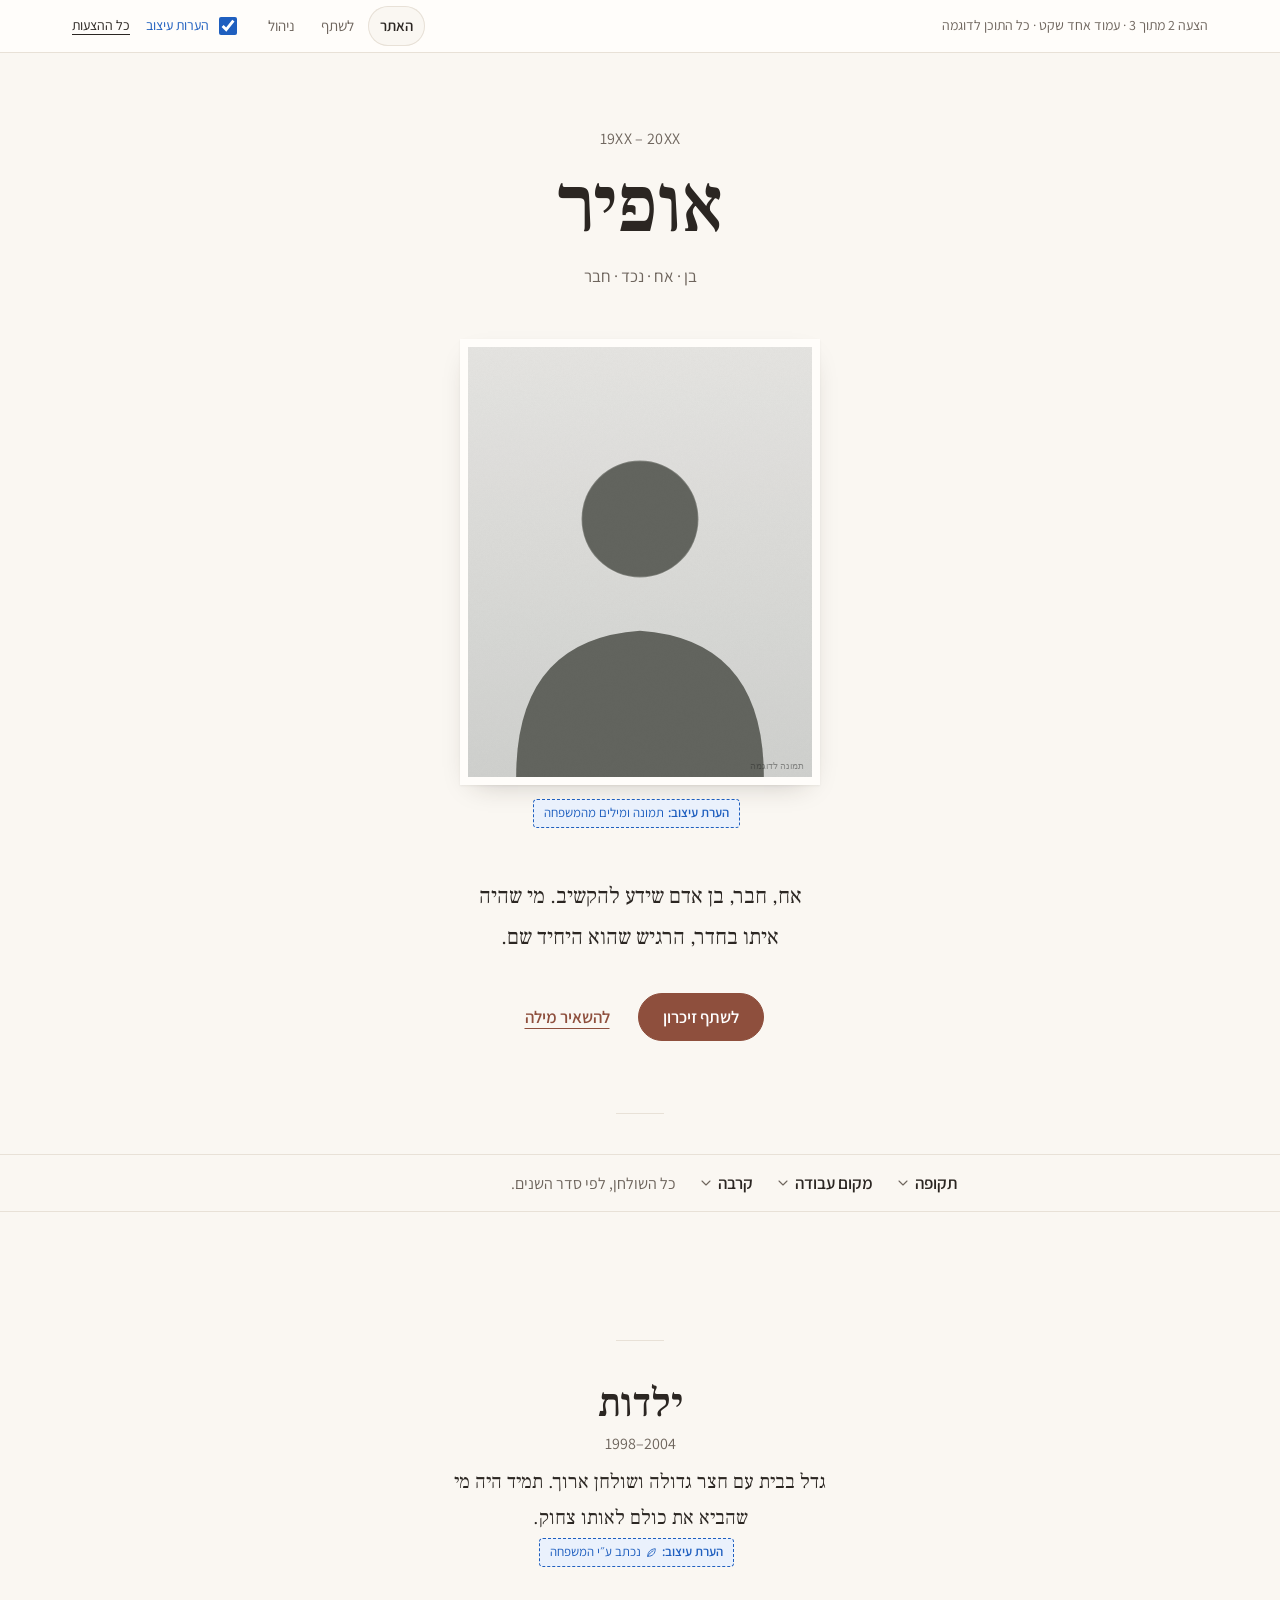
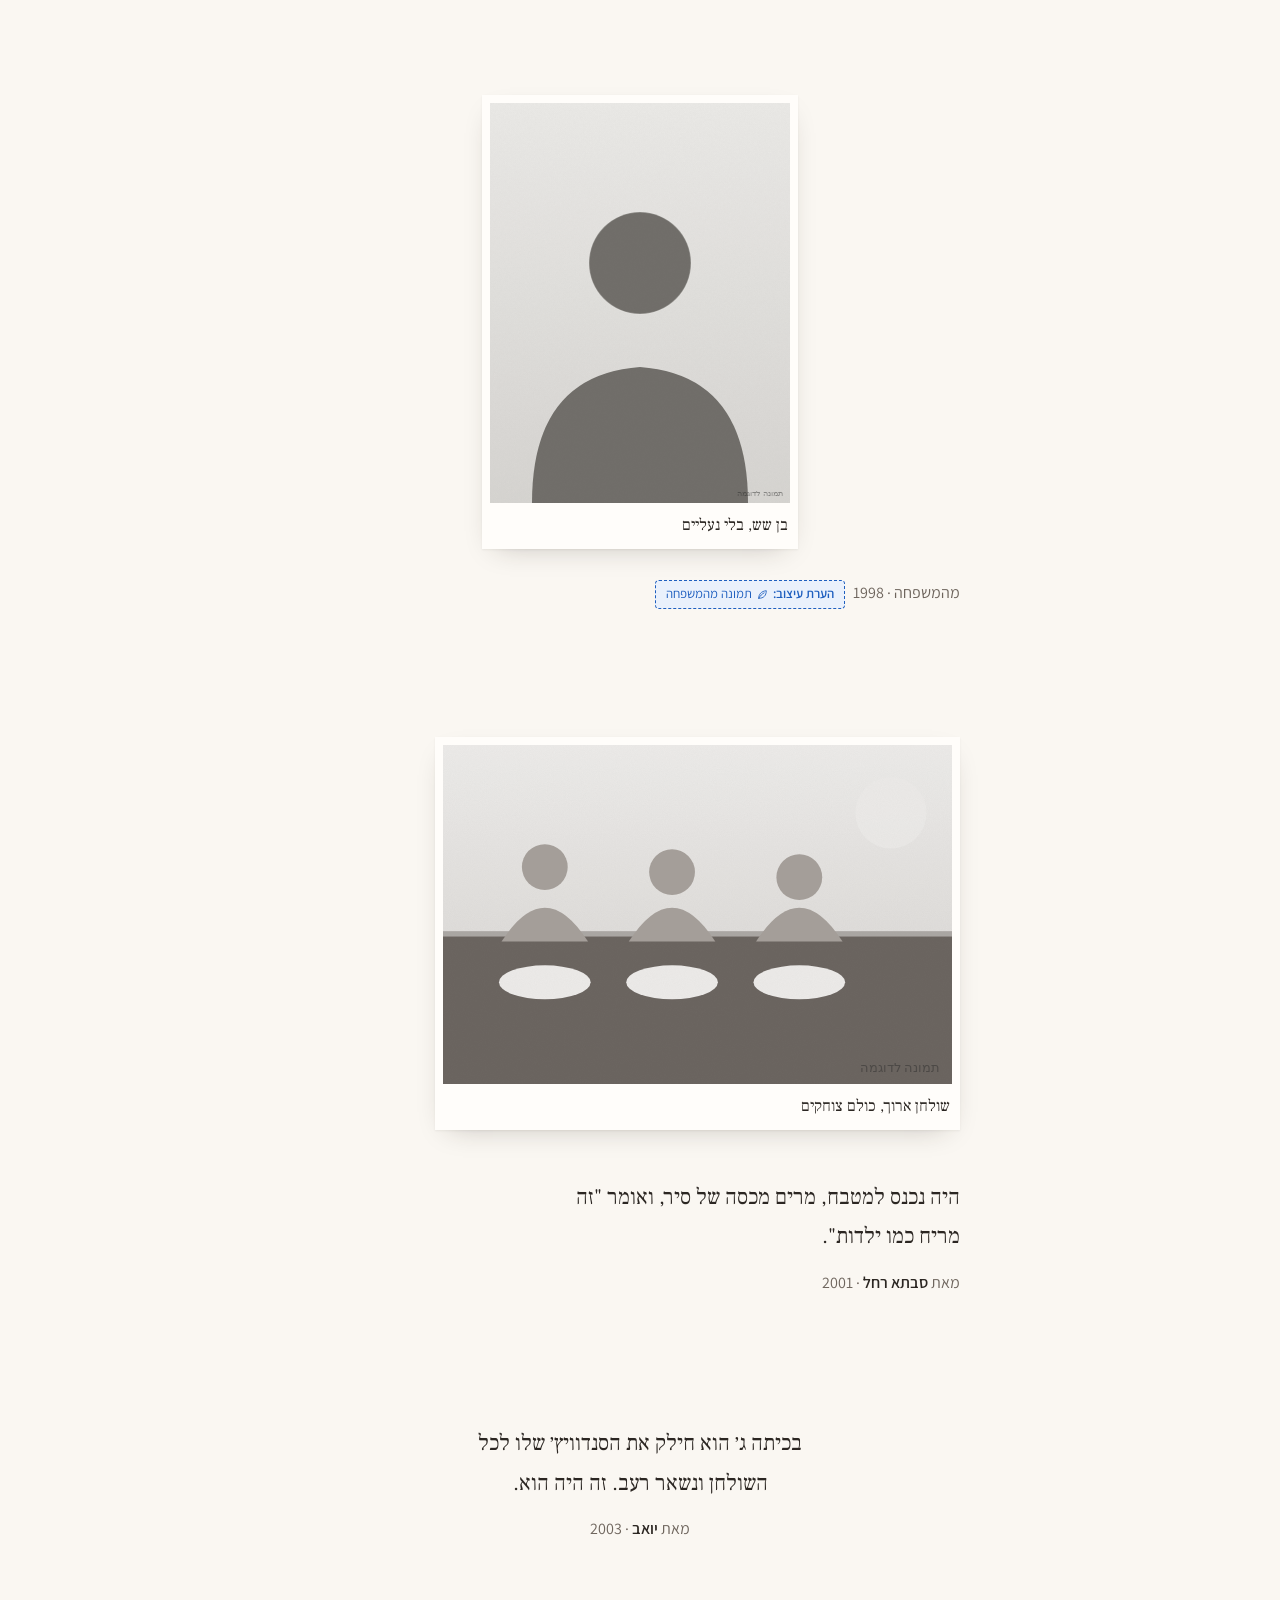
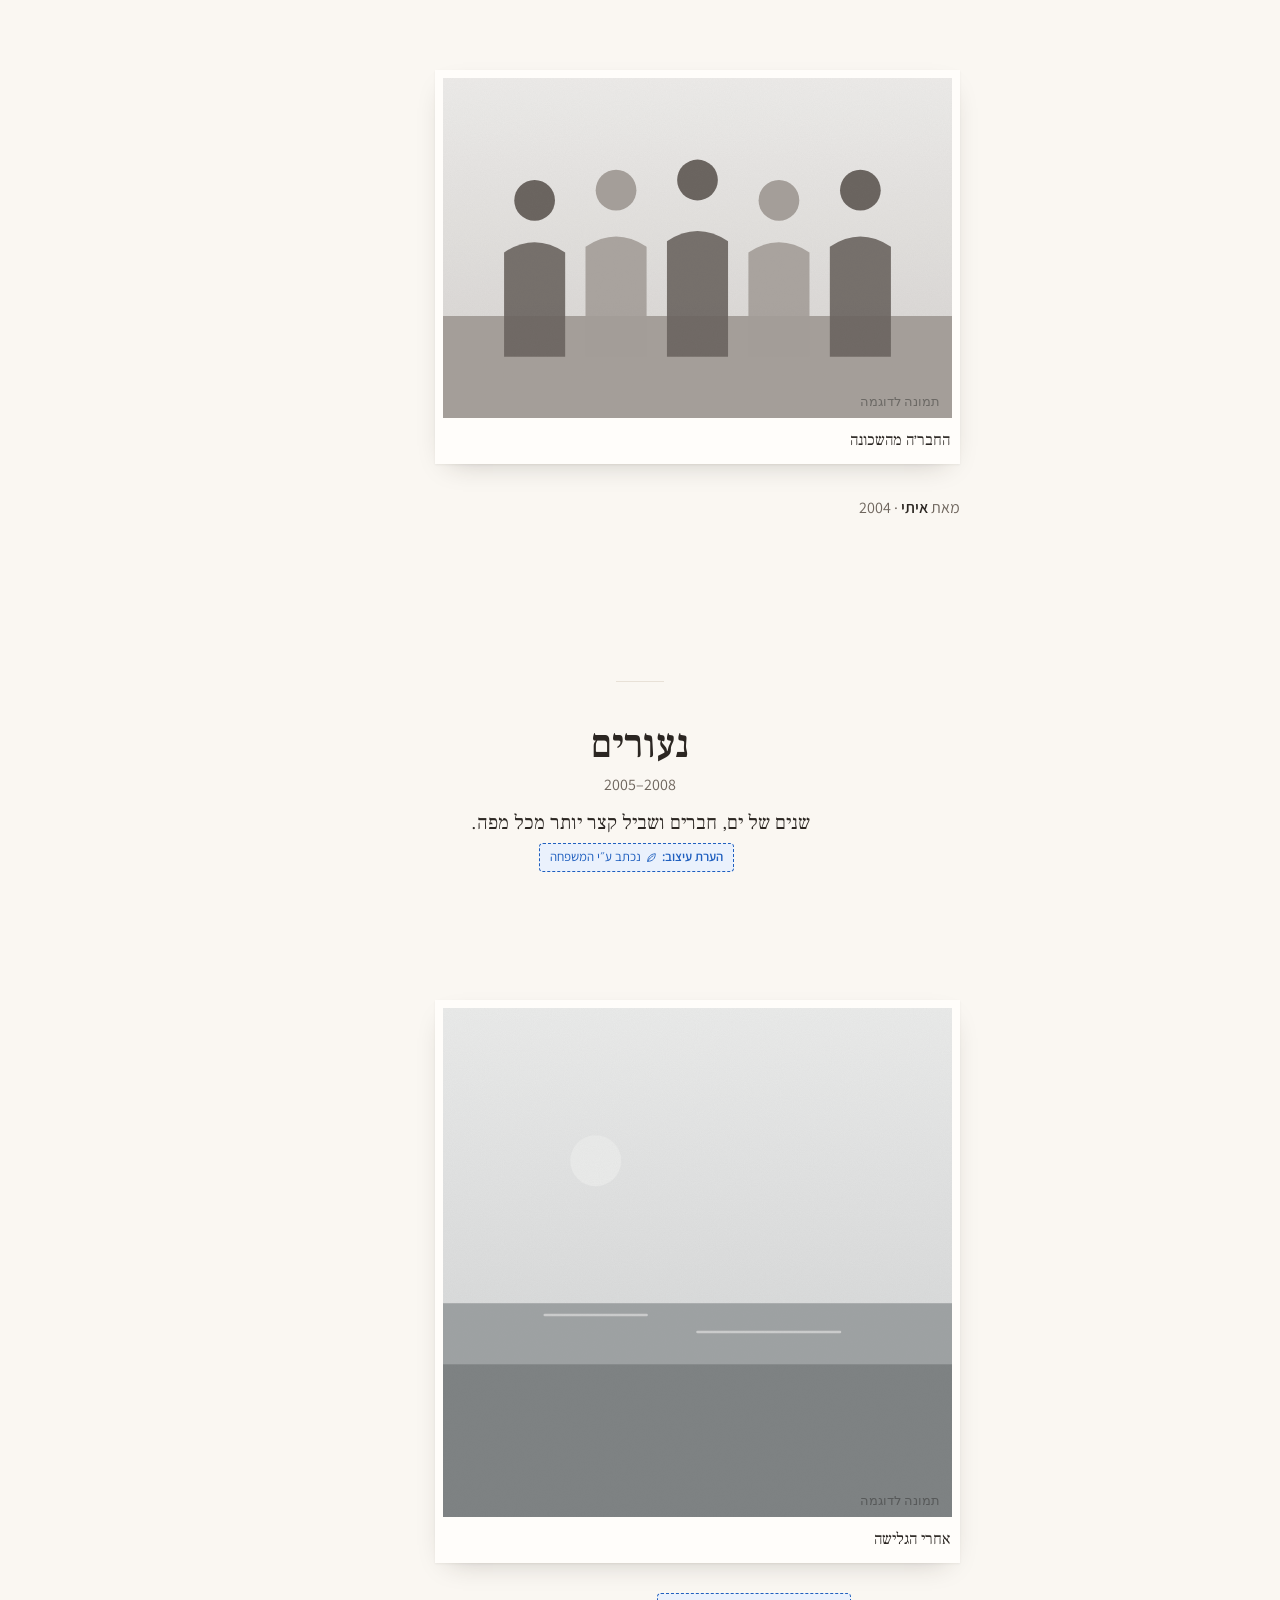
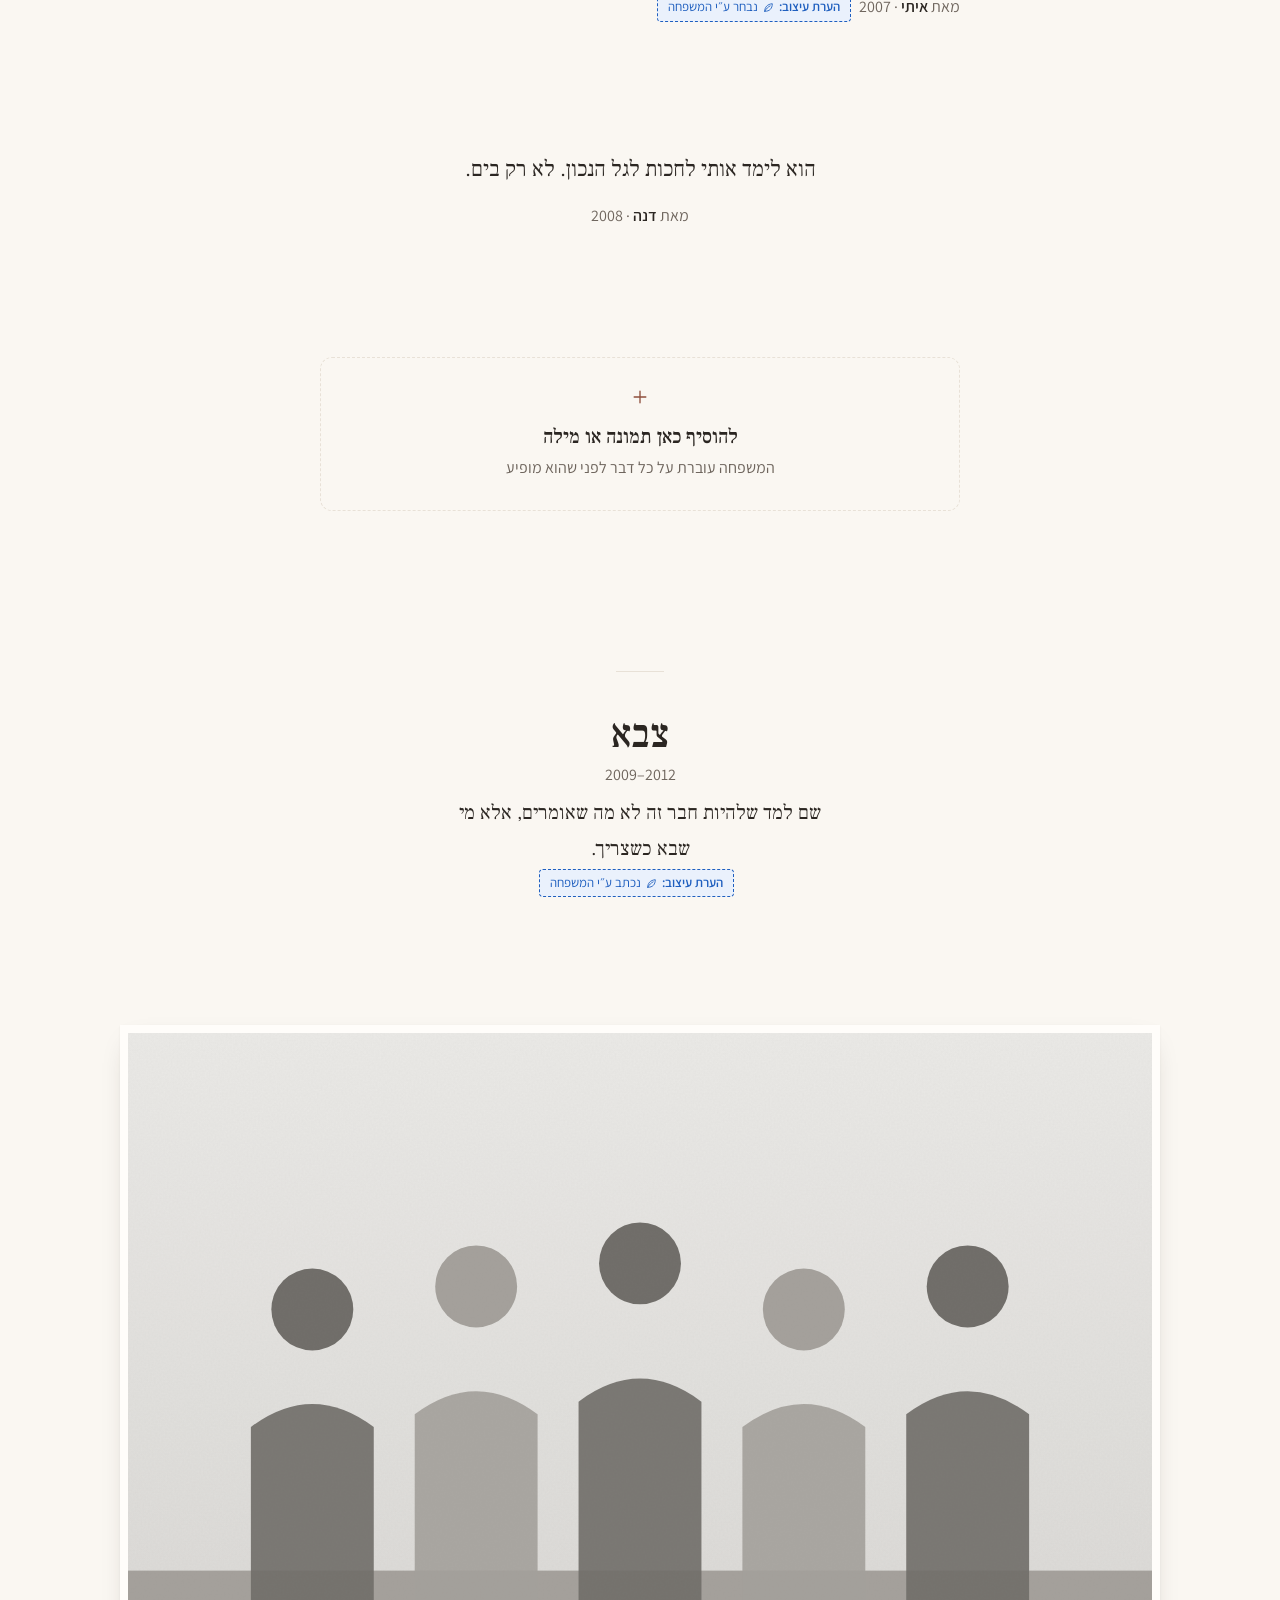
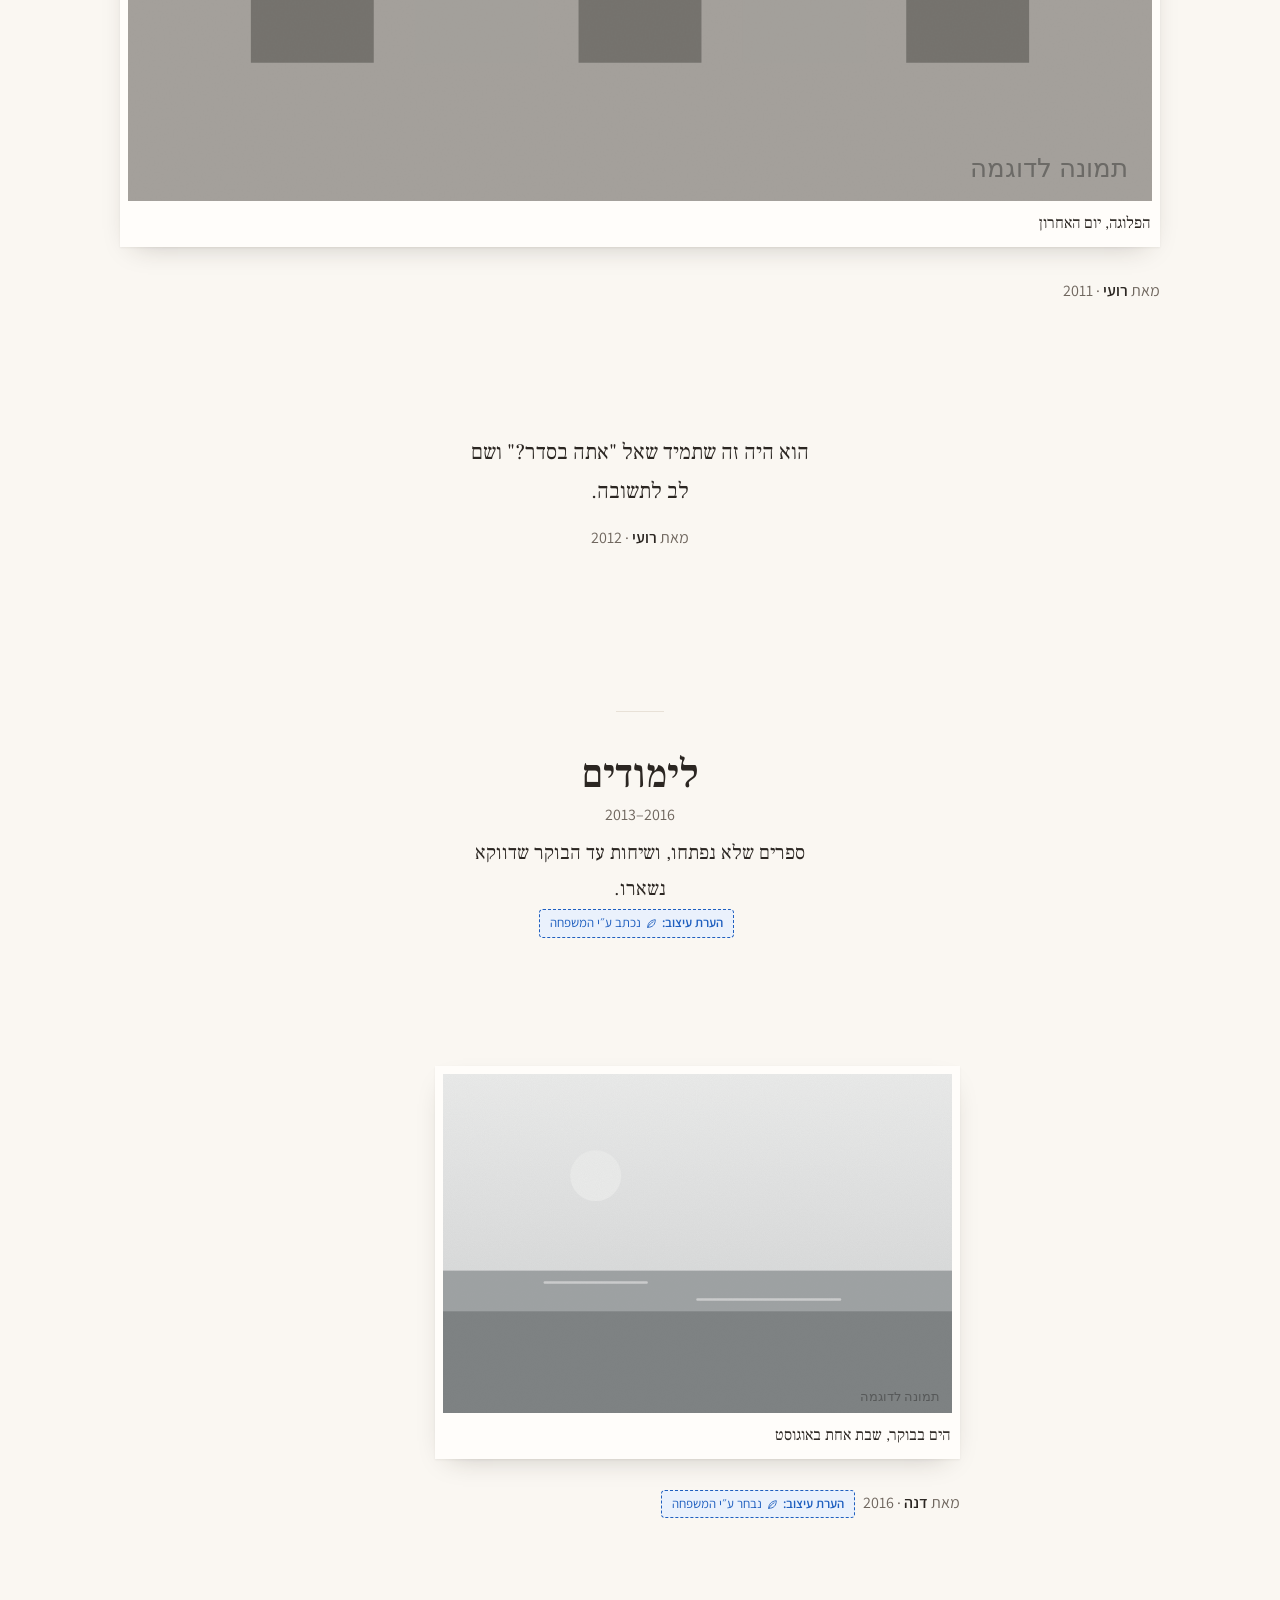
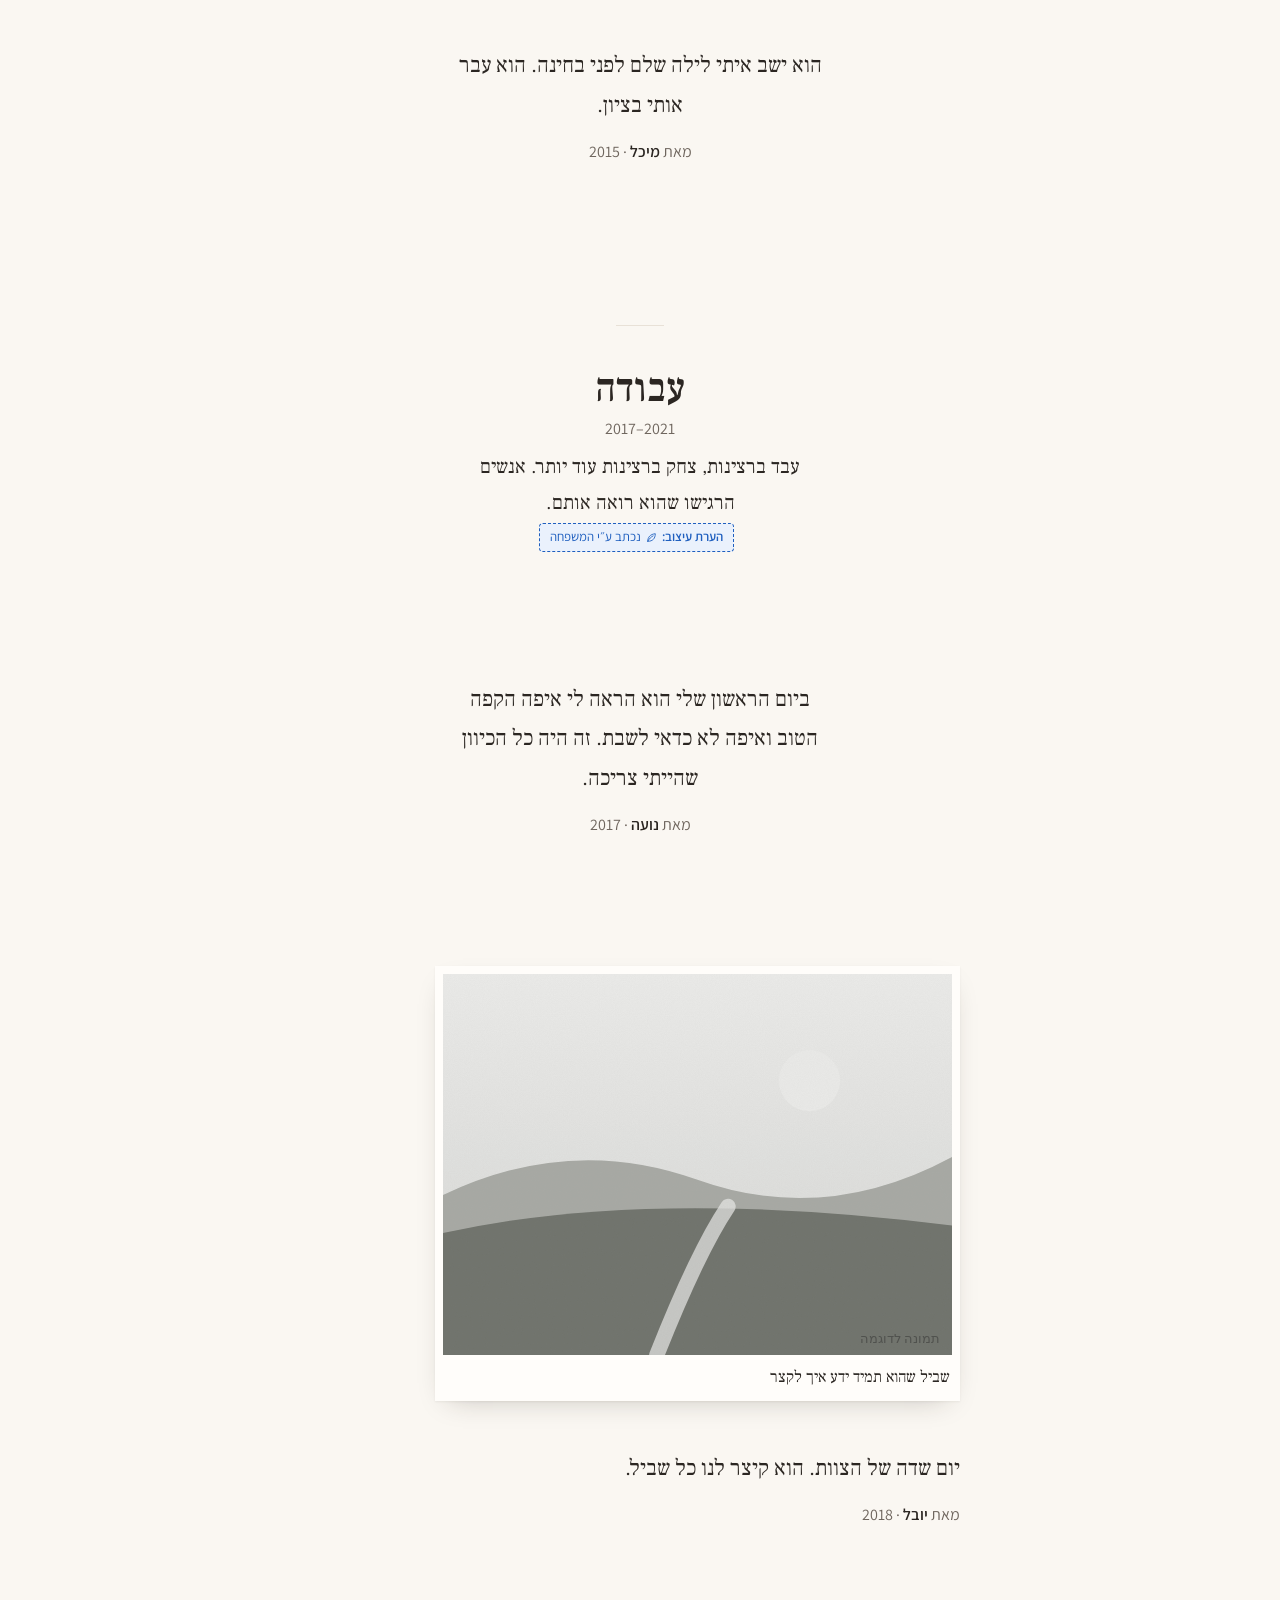
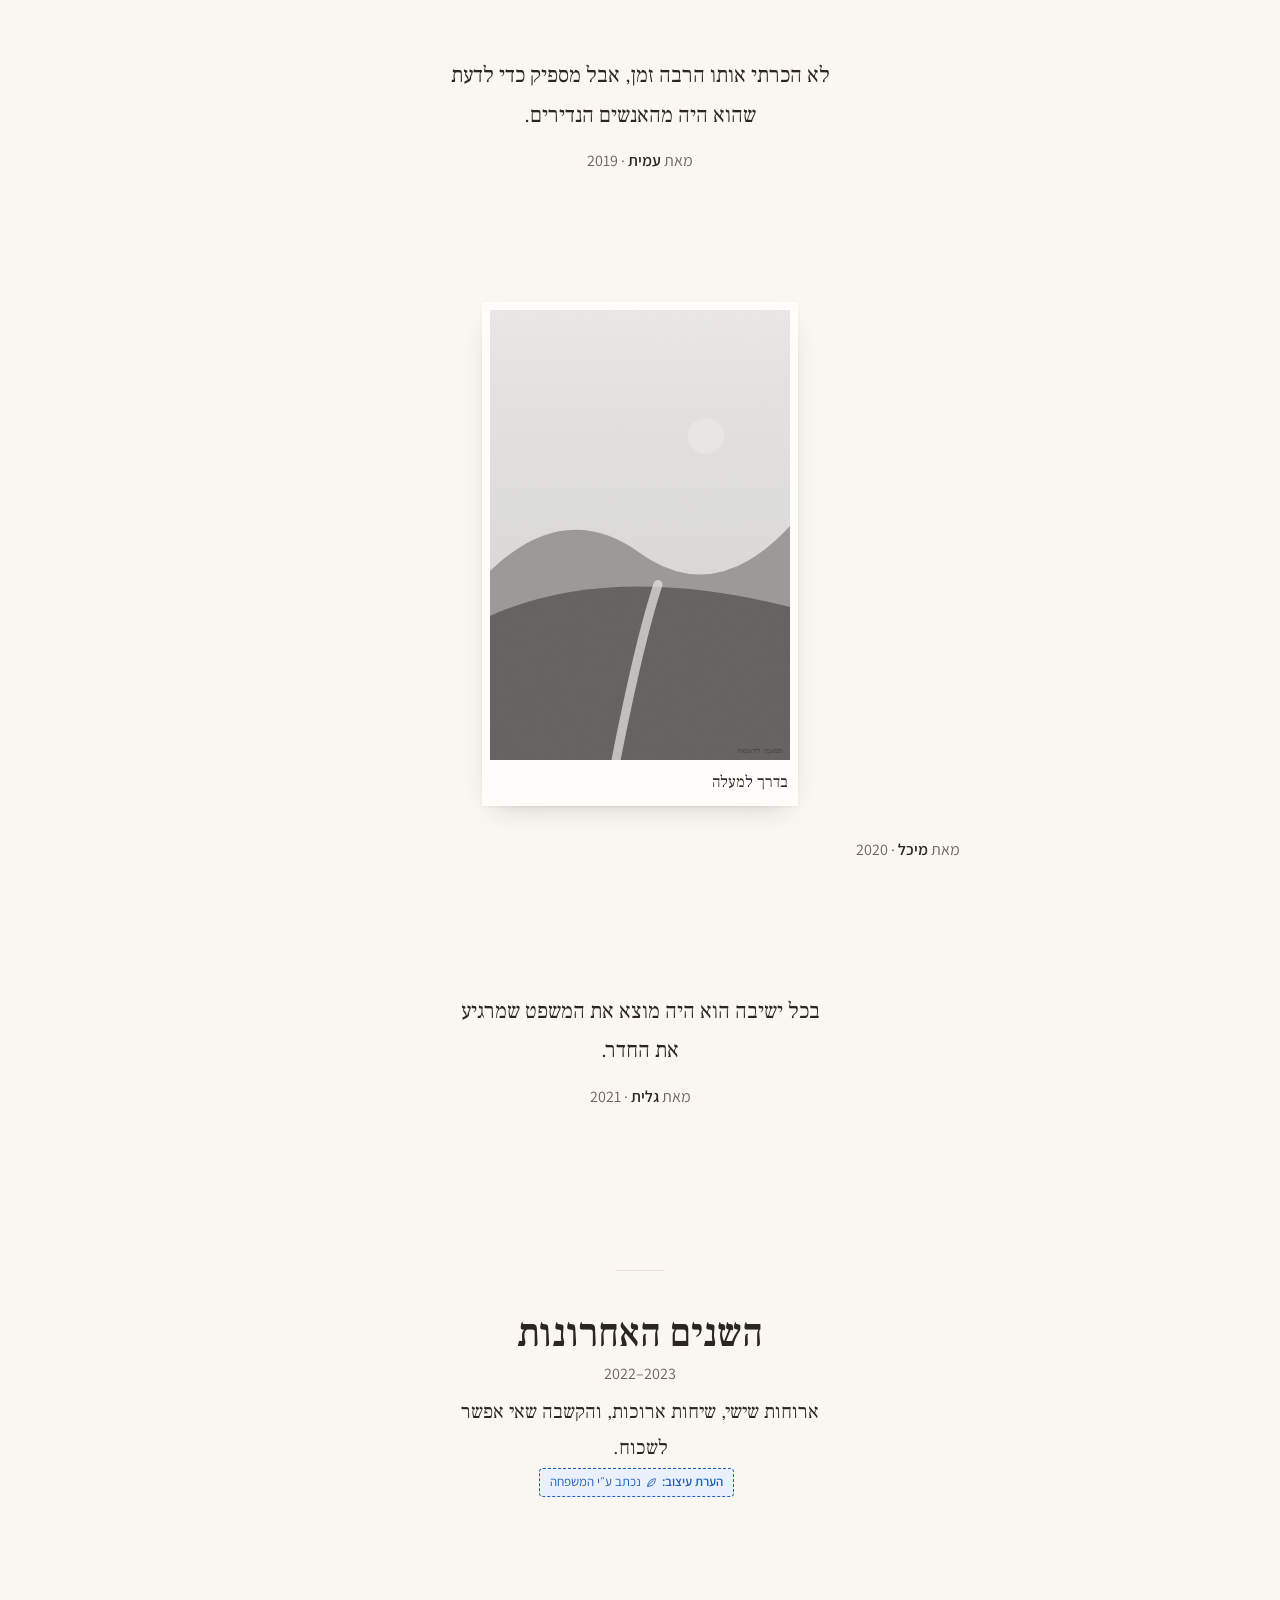
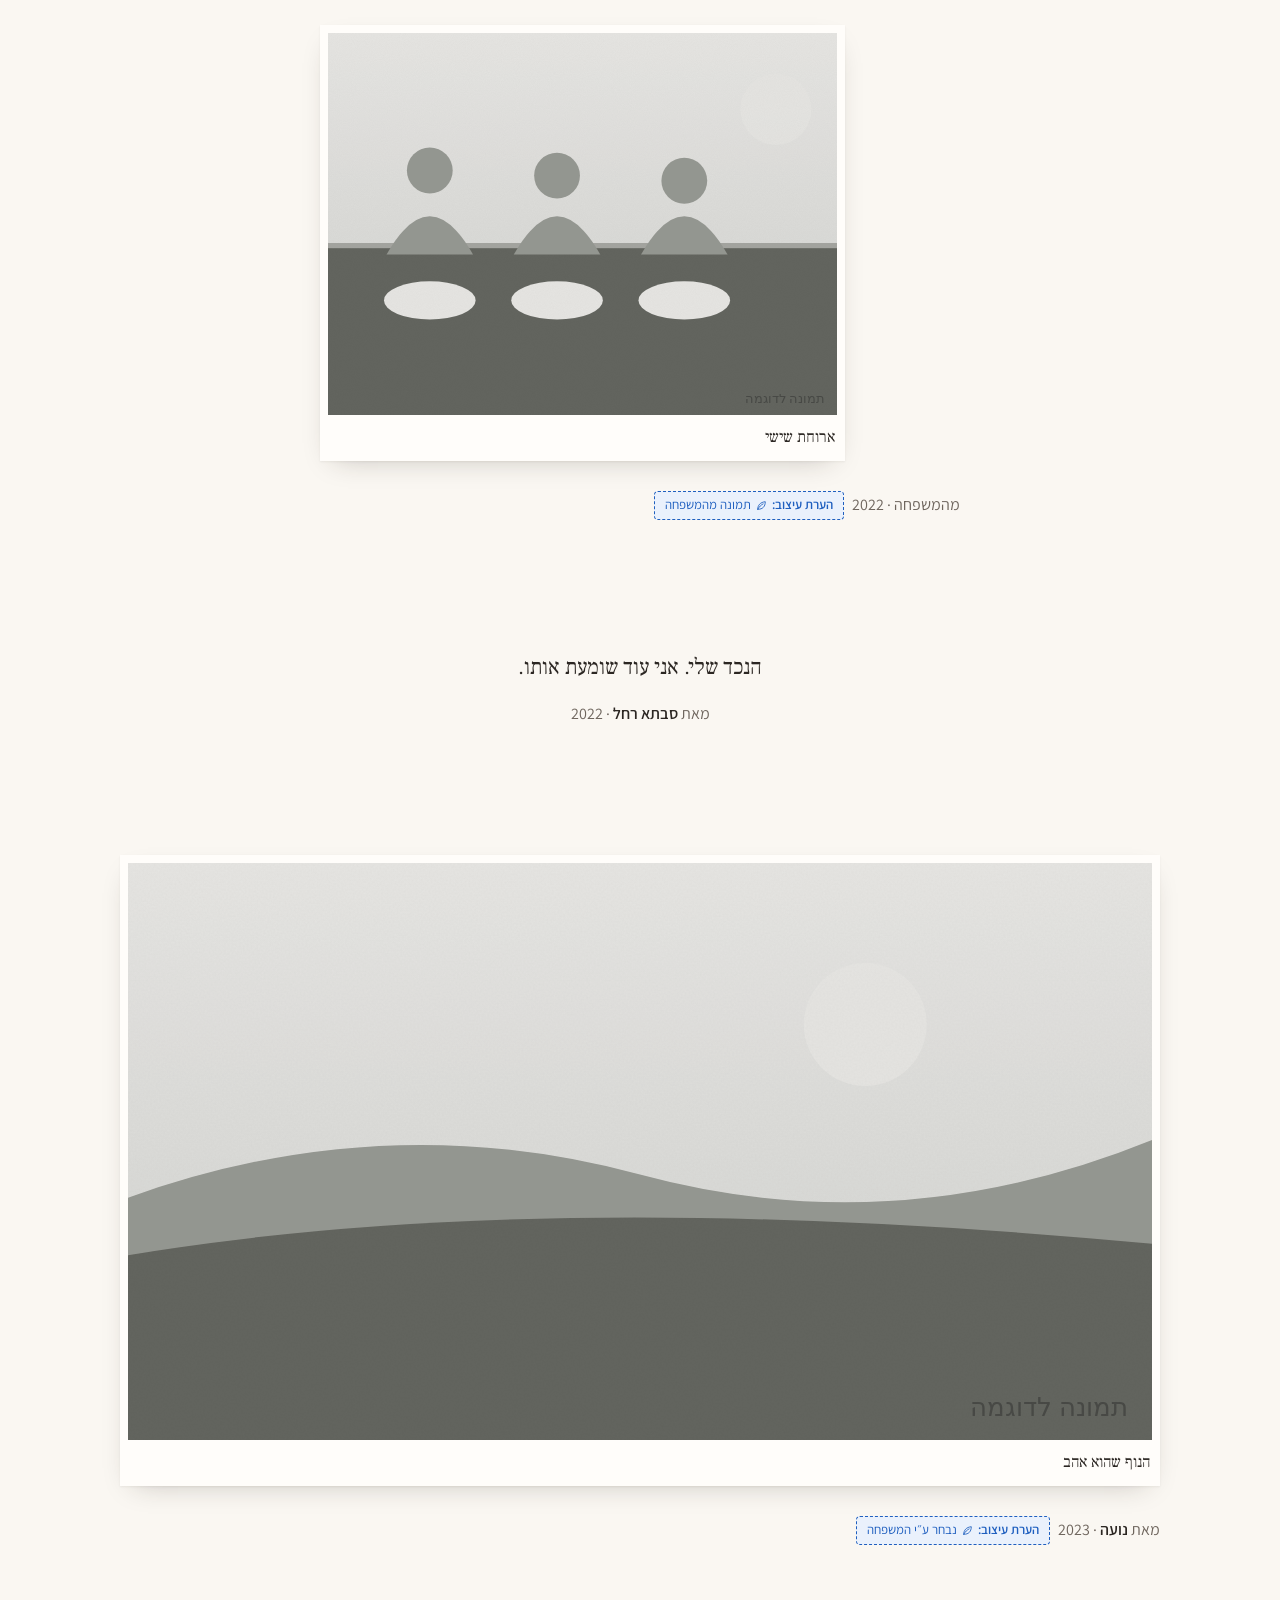
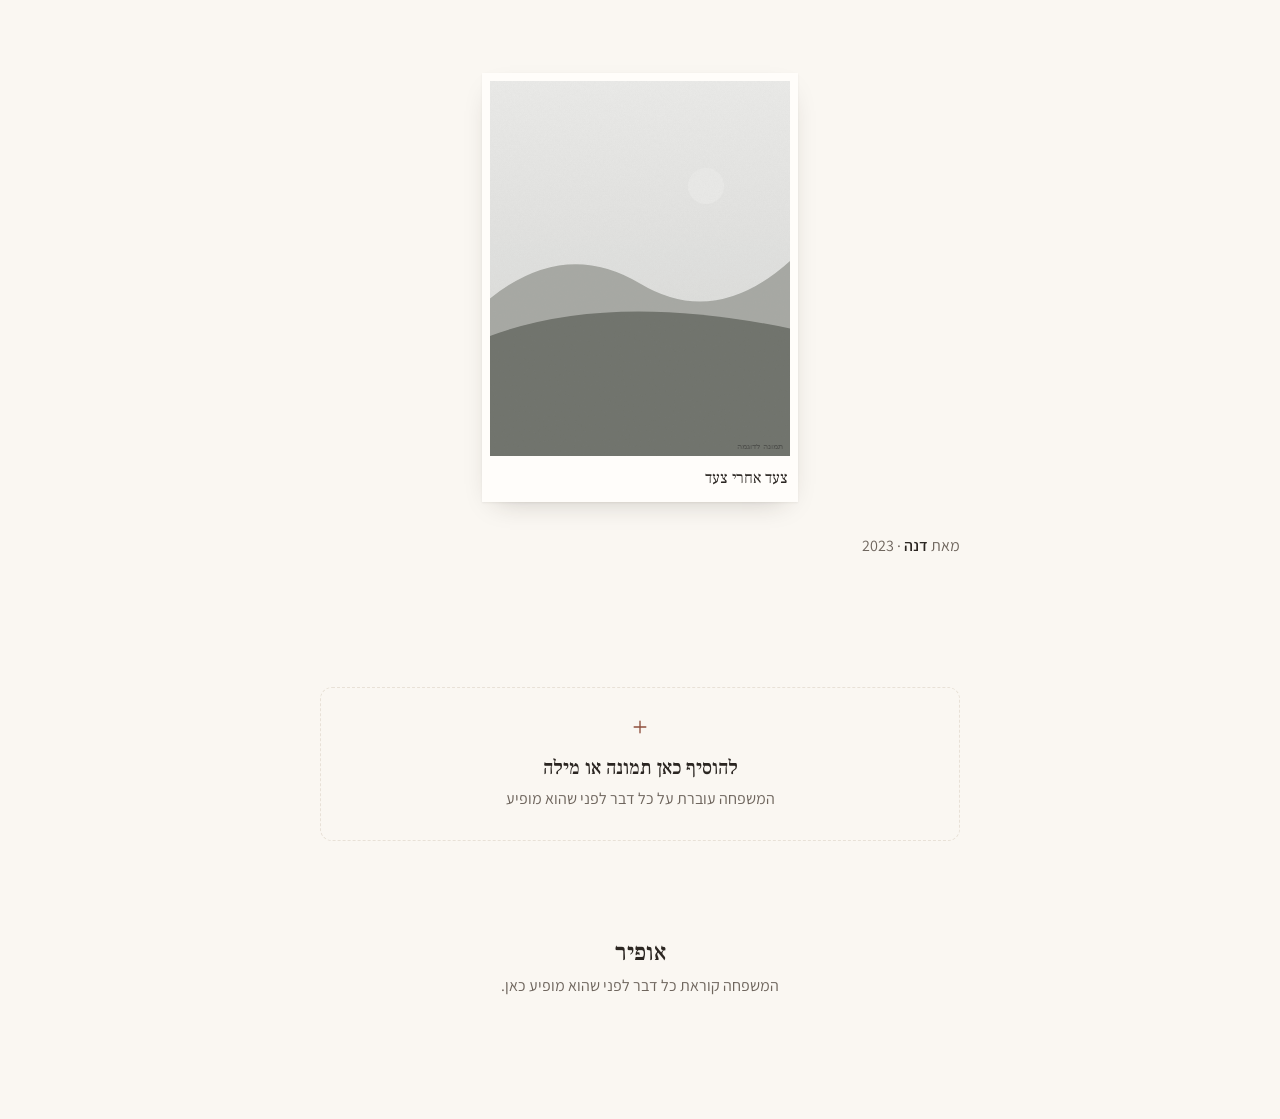
<file: long-table-v2/2-one-column.html>
<!doctype html>
<html lang="he" dir="rtl">
<head>
<meta charset="utf-8">
<meta name="viewport" content="width=device-width, initial-scale=1, viewport-fit=cover">
<meta name="color-scheme" content="light dark">
<meta name="theme-color" content="#FAF7F2" media="(prefers-color-scheme: light)">
<meta name="theme-color" content="#191614" media="(prefers-color-scheme: dark)">
<meta name="robots" content="noindex">
<title>אופיר · עמוד אחד שקט</title>
<link rel="preconnect" href="https://fonts.googleapis.com">
<link rel="preconnect" href="https://fonts.gstatic.com" crossorigin>
<link href="https://fonts.googleapis.com/css2?family=Assistant:wght@400;600;700&family=Frank+Ruhl+Libre:wght@400;500;700&display=swap" rel="stylesheet">
<link rel="stylesheet" href="../shared/tokens.css">
<link rel="stylesheet" href="table.css">
<style>
/* 2 · One quiet column: warm paper, one rosewood accent for the action and the chosen filter. Nothing is boxed. */
:root { --bg: #FAF7F2; --surface: #FFFDFA; --ink: #2B2622; --muted: #6E655D; --line: #E8E1D7; --accent: #8E4F3D; --accent-soft: #F3E8E1; --on-accent: #FFFFFF; --col: 640px; }
@media (prefers-color-scheme: dark) { :root:not([data-theme="light"]) { --bg: #191614; --surface: #221E1B; --ink: #EEE8E0; --muted: #A89E94; --line: #3A332E; --accent: #E0A48F; --accent-soft: #33261F; --on-accent: #191614; } }

.col { max-inline-size: calc(var(--col) + 2 * var(--gutter)); margin-inline: auto; padding-inline: var(--gutter); }
.open { display: grid; justify-items: center; text-align: center; padding-block: 72px 40px; }
.years { margin: 0 0 14px; color: var(--muted); font-size: 1rem; letter-spacing: .02em; }
.open h1 { margin: 0; font: 500 clamp(3rem, 14vw, 5rem)/1 var(--font-serif); }
.roles { margin: 16px 0 0; color: var(--muted); font-size: 1.0625rem; }
.open .print { inline-size: min(78vw, 360px); margin-block-start: 48px; }
.open .src { margin-block-start: 14px; }
.bio { margin: 48px 0 0; max-inline-size: 30ch; font: 400 1.375rem/1.85 var(--font-serif); }
.open .actions { display: flex; flex-wrap: wrap; justify-content: center; gap: 4px 20px; margin-block-start: 36px; }
.rule { inline-size: 48px; block-size: 1px; background: var(--line); margin: 72px auto 0; border: 0; }

.fbar { border-block-start: 1px solid var(--line); }
.fbar .wrap { max-inline-size: calc(var(--col) + 2 * var(--gutter)); justify-content: center; }
@media (max-width: 640px) { .fbtns { inline-size: 100%; justify-content: space-between; } }

/* the table stays one column at every width; a highlighted photo steps out to the wide measure */
.table { max-inline-size: var(--col); margin-inline: auto; grid-template-columns: minmax(0, 1fr) !important; row-gap: 88px; }
.entry, .entry.prints.a, .entry.prints.b, .entry.words.a, .entry.words.b, .entry.chapter, .slotwrap { grid-column: 1 / -1 !important; }
.entry.has-text .inner { grid-template-columns: 1fr !important; }
.entry.words { text-align: center; }
.entry.words .quote { margin-inline: auto; }
.chapter { text-align: center; padding-block-start: 56px; }
.chapter p { margin-inline: auto; }
.chapter::before { content: ""; display: block; inline-size: 48px; block-size: 1px; background: var(--line); margin: 0 auto 40px; }
@media (min-width: 900px) {
  .table { row-gap: 128px; }
  .entry.prints.wide { margin-inline: calc((var(--col) - var(--wide)) / 2); }
  .entry.prints.tall .figs { max-inline-size: 420px; margin-inline: auto !important; }
  .entry.prints.b:not(.wide):not(.group) .figs { margin-inline-start: 18%; }
  .entry.prints.a:not(.wide):not(.group) .figs { margin-inline-end: 18%; }
}
.sitefoot b { display: block; color: var(--ink); font: 500 1.5rem var(--font-serif); margin-block-end: 4px; }
</style>
</head>
<body>
<div class="proof"></div>

<main id="site">
  <header class="col open">
    <p class="years"><bdi dir="ltr">19XX – 20XX</bdi></p>
    <h1>אופיר</h1>
    <p class="roles">בן · אח · נכד · חבר</p>
    <figure class="print"><span data-photo="p01" data-alt="אופיר, תמונה לדוגמה"></span></figure>
    <span class="src">תמונה ומילים מהמשפחה</span>
    <p class="bio" dir="auto">אח, חבר, בן אדם שידע להקשיב. מי שהיה איתו בחדר, הרגיש שהוא היחיד שם.</p>
    <div class="actions"><button type="button" class="pill" data-share>לשתף זיכרון</button><button type="button" class="textbtn" data-share>להשאיר מילה</button></div>
    <hr class="rule">
  </header>

  <nav class="fbar" id="fbar" aria-label="סינון השולחן"><div class="wrap"><div class="fbtns" id="fbtns"></div><div class="factive" id="factive"></div></div></nav>
  <div class="col"><section class="table" id="table" aria-label="השולחן הארוך: תמונות ומילים"></section></div>

  <footer class="sitefoot"><b>אופיר</b>המשפחה קוראת כל דבר לפני שהוא מופיע כאן.</footer>
</main>
<main id="admin" hidden></main>
<div class="dock"><button type="button" class="pill" data-share>לשתף זיכרון</button></div>

<script src="../shared/data.js"></script>
<script src="../shared/photos.js"></script>
<script src="table.js"></script>
<script>LongTable.boot({ name: 'הצעה 2 מתוך 3 · עמוד אחד שקט', hint: 'כל השולחן, לפי סדר השנים.' });</script>
</body>
</html>
</file>
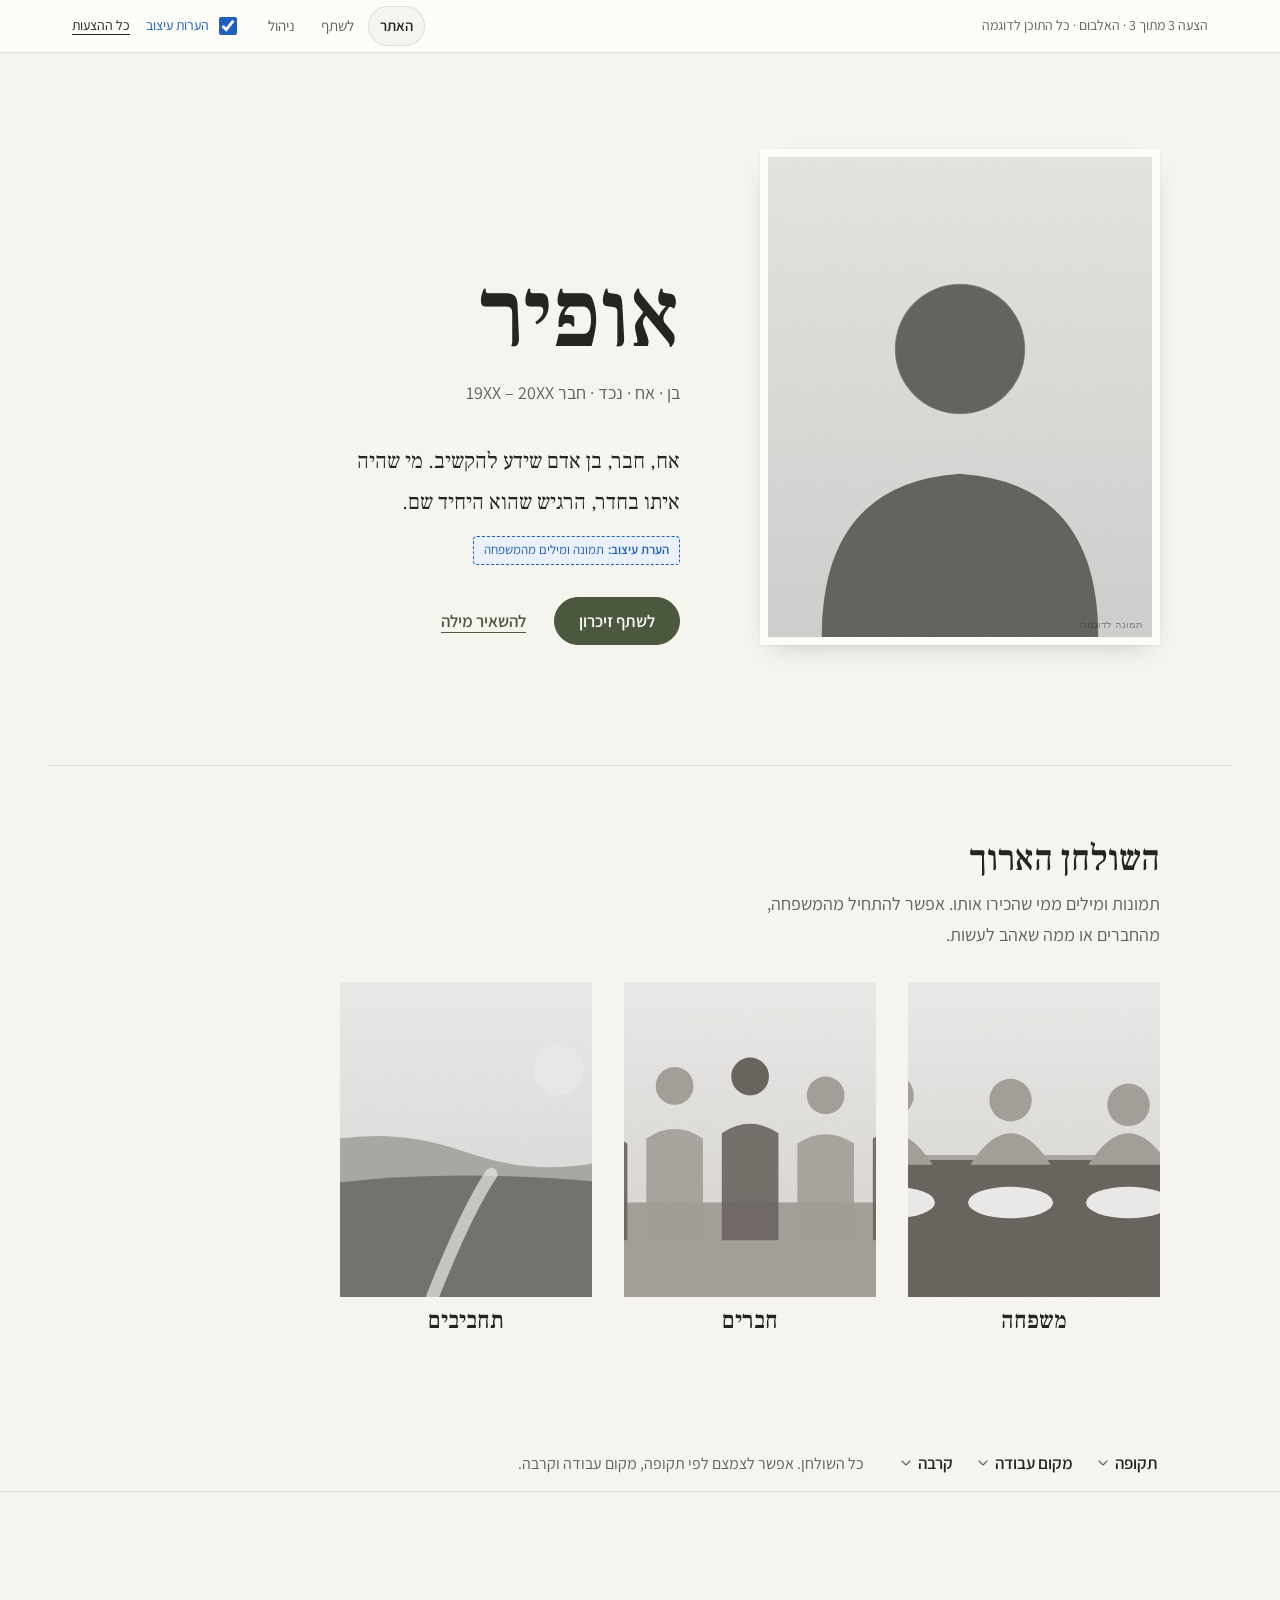
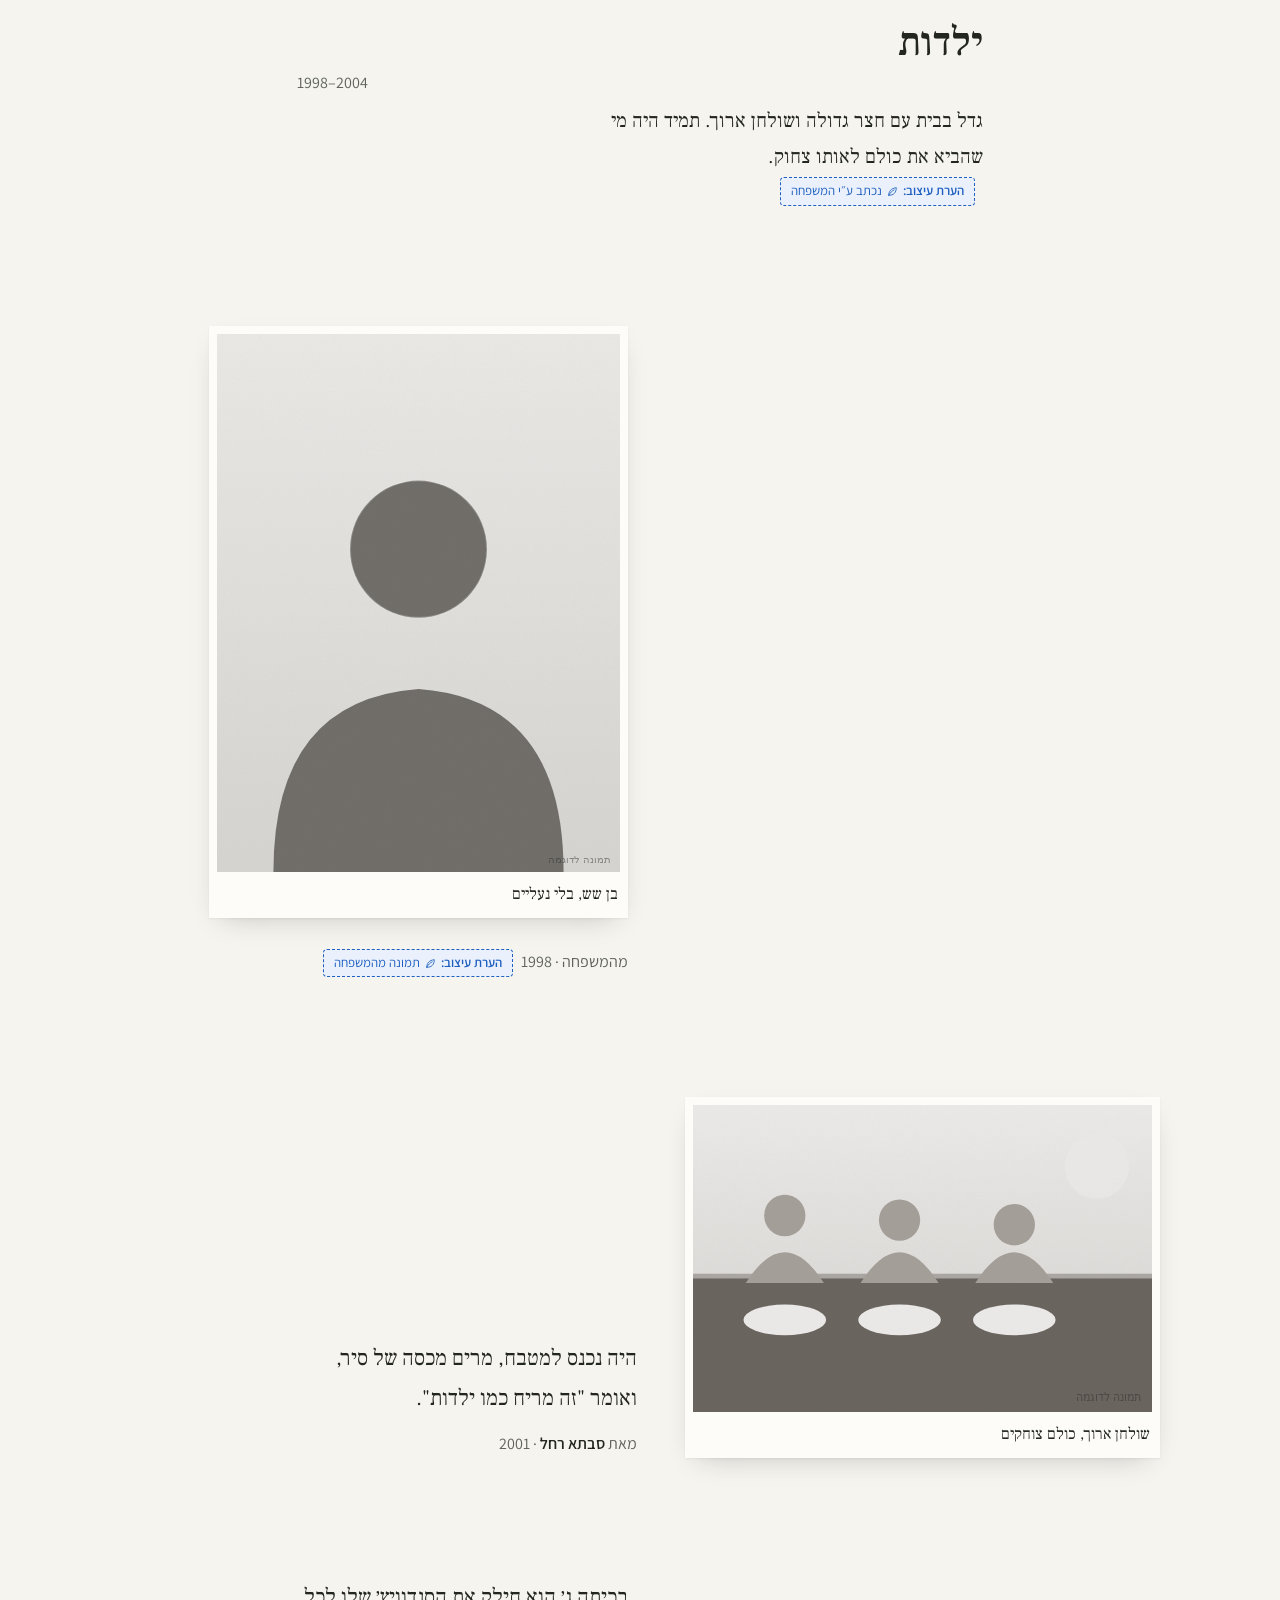
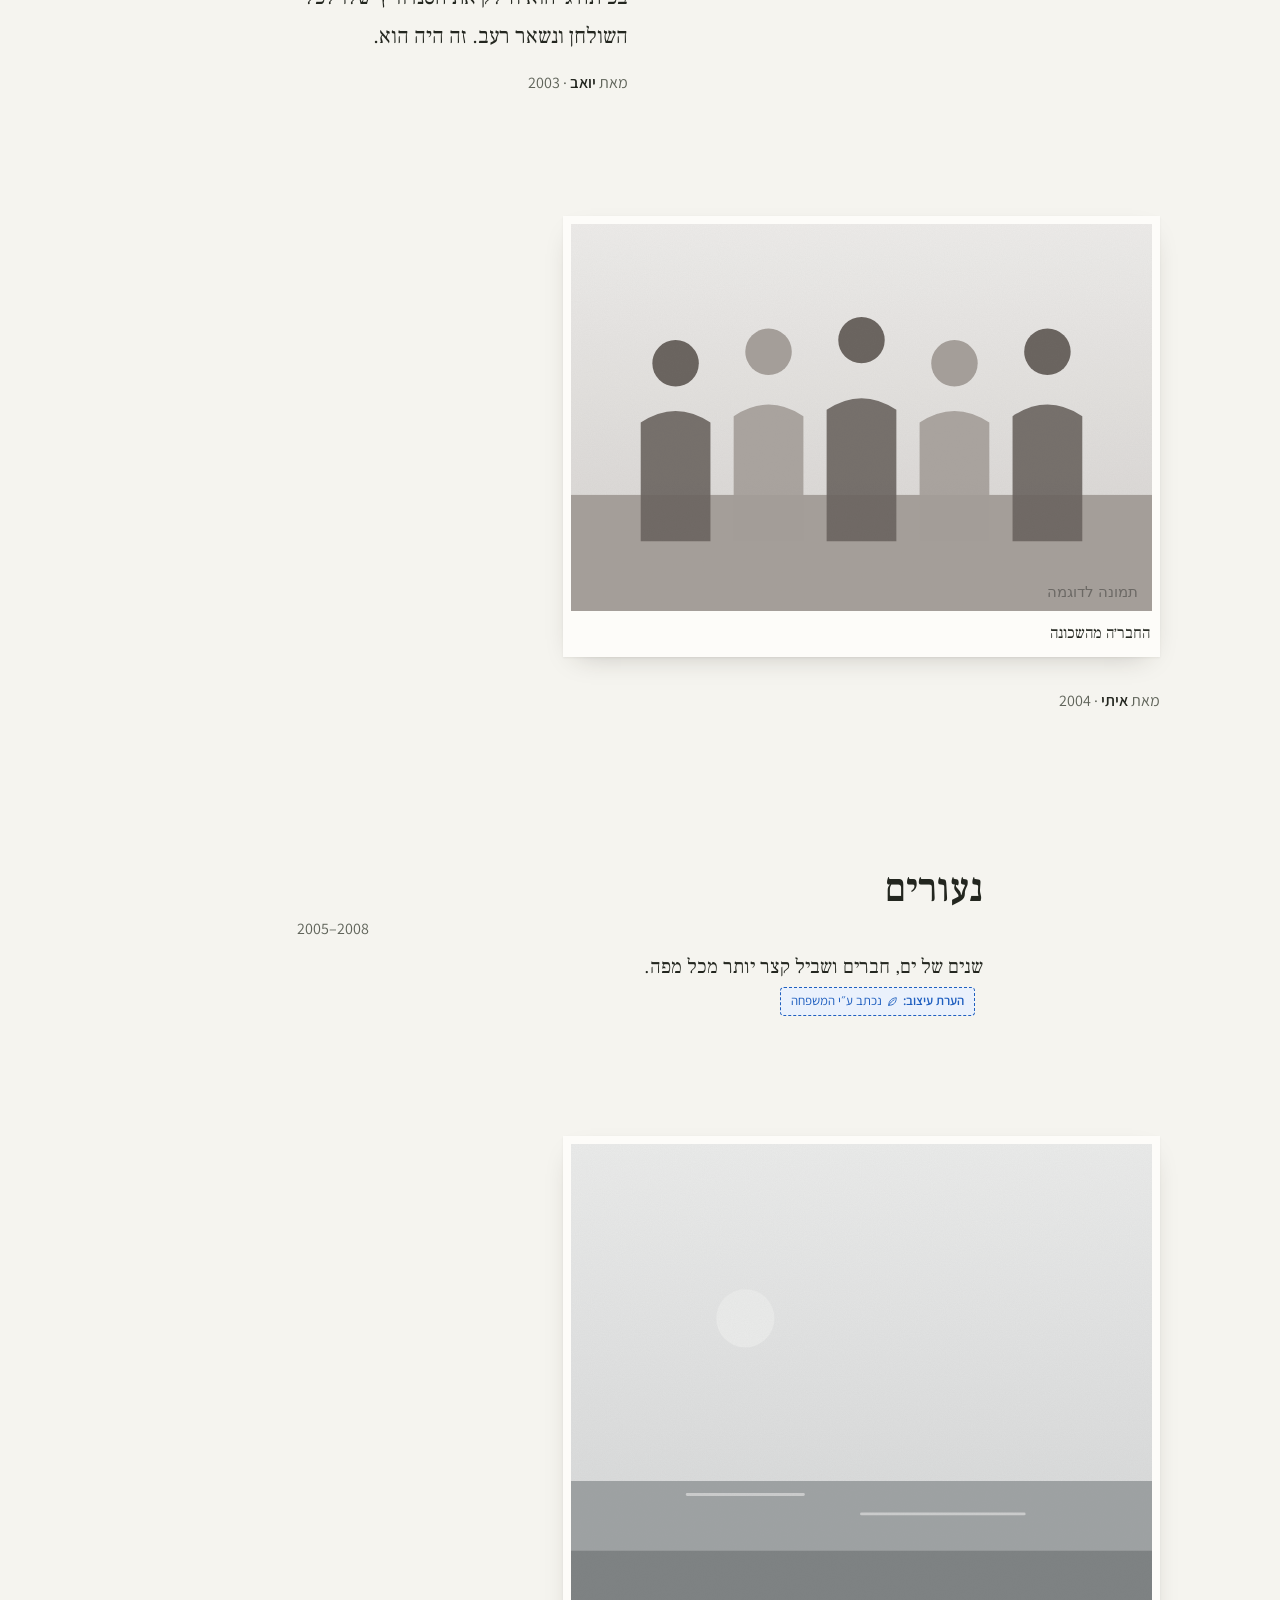
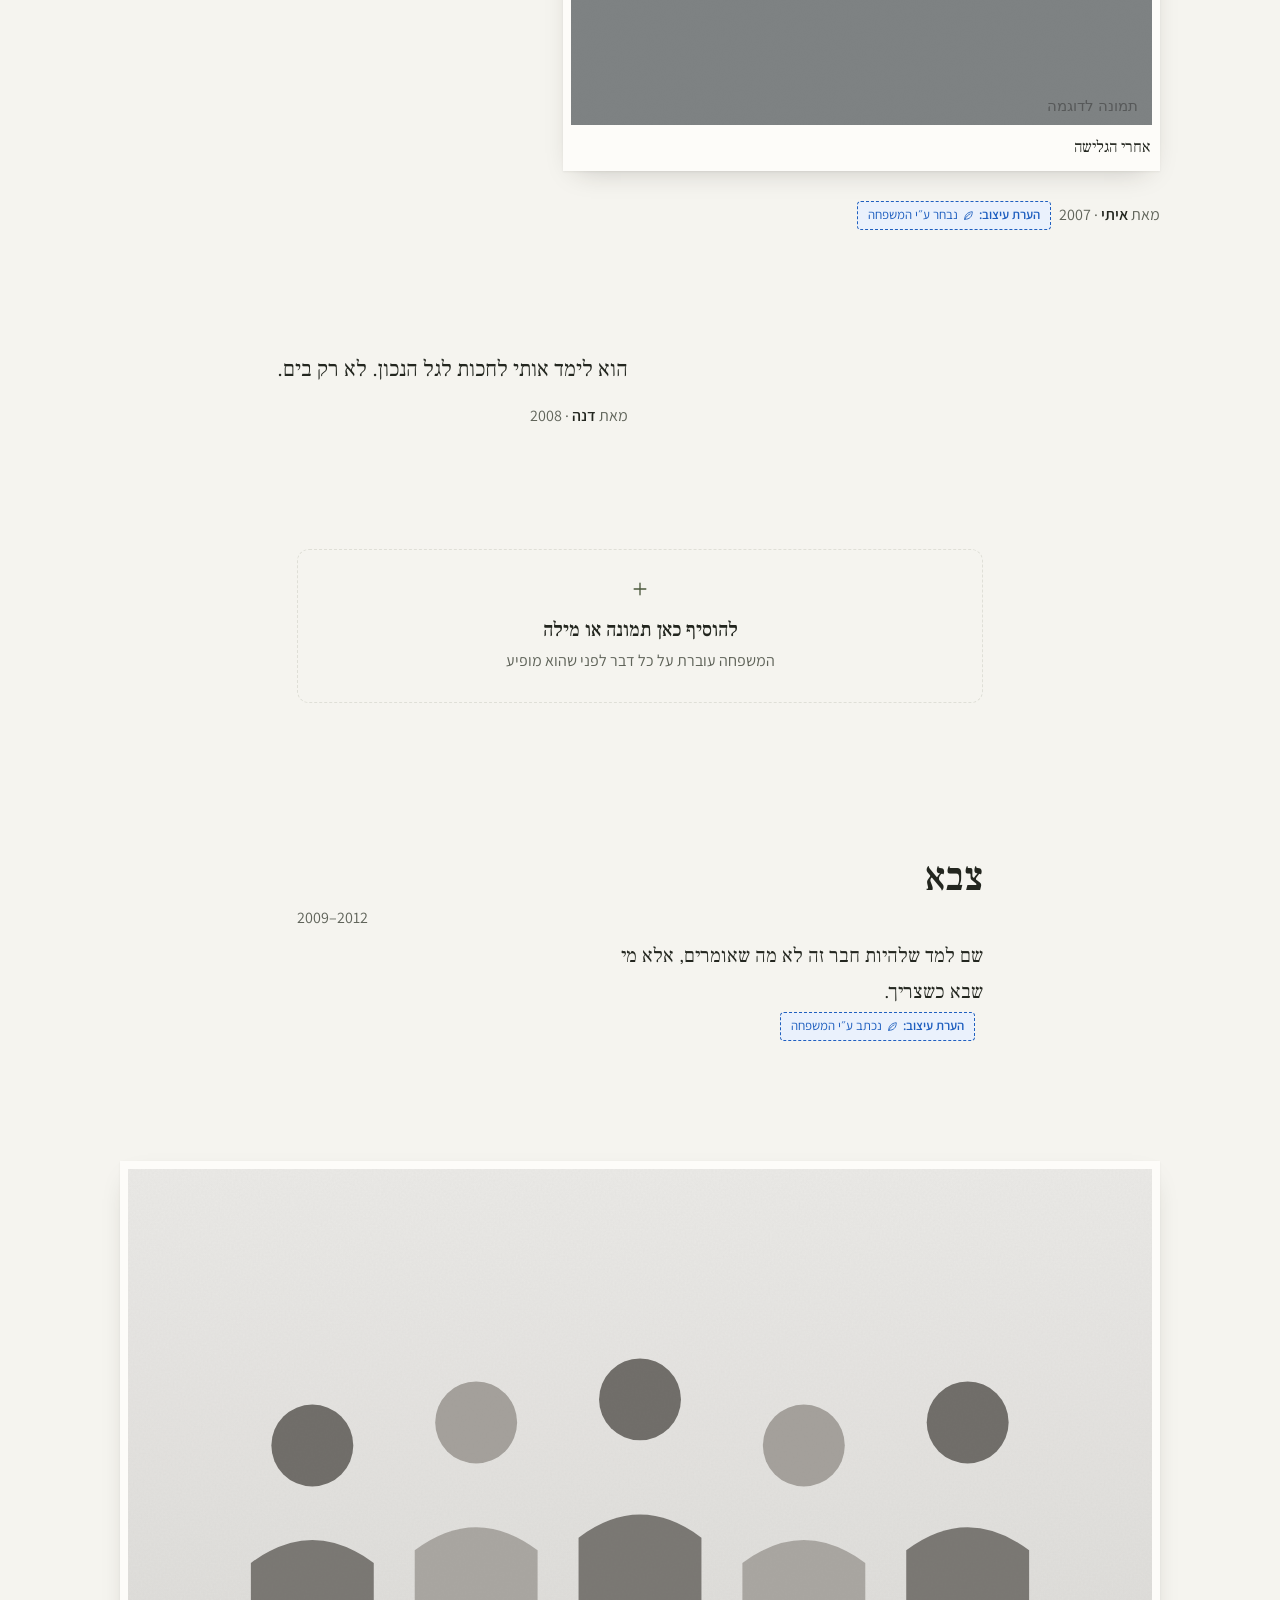
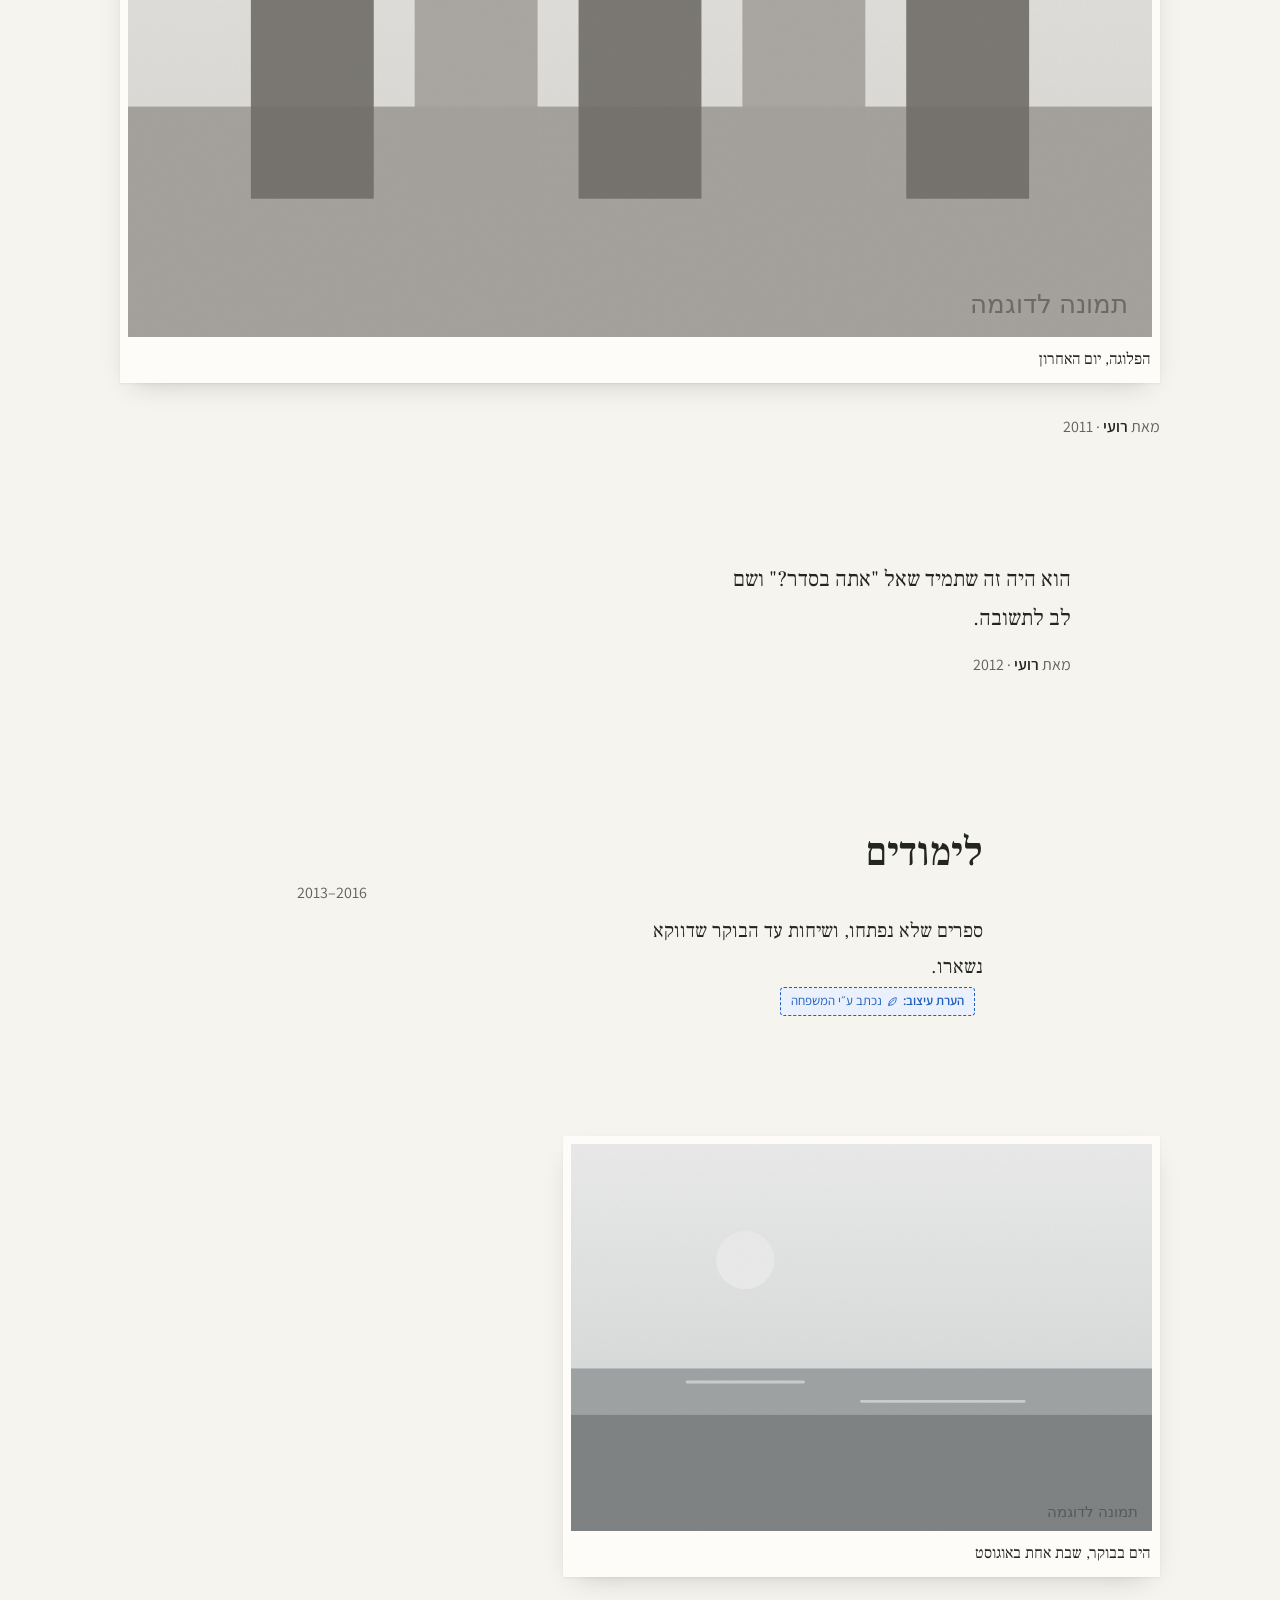
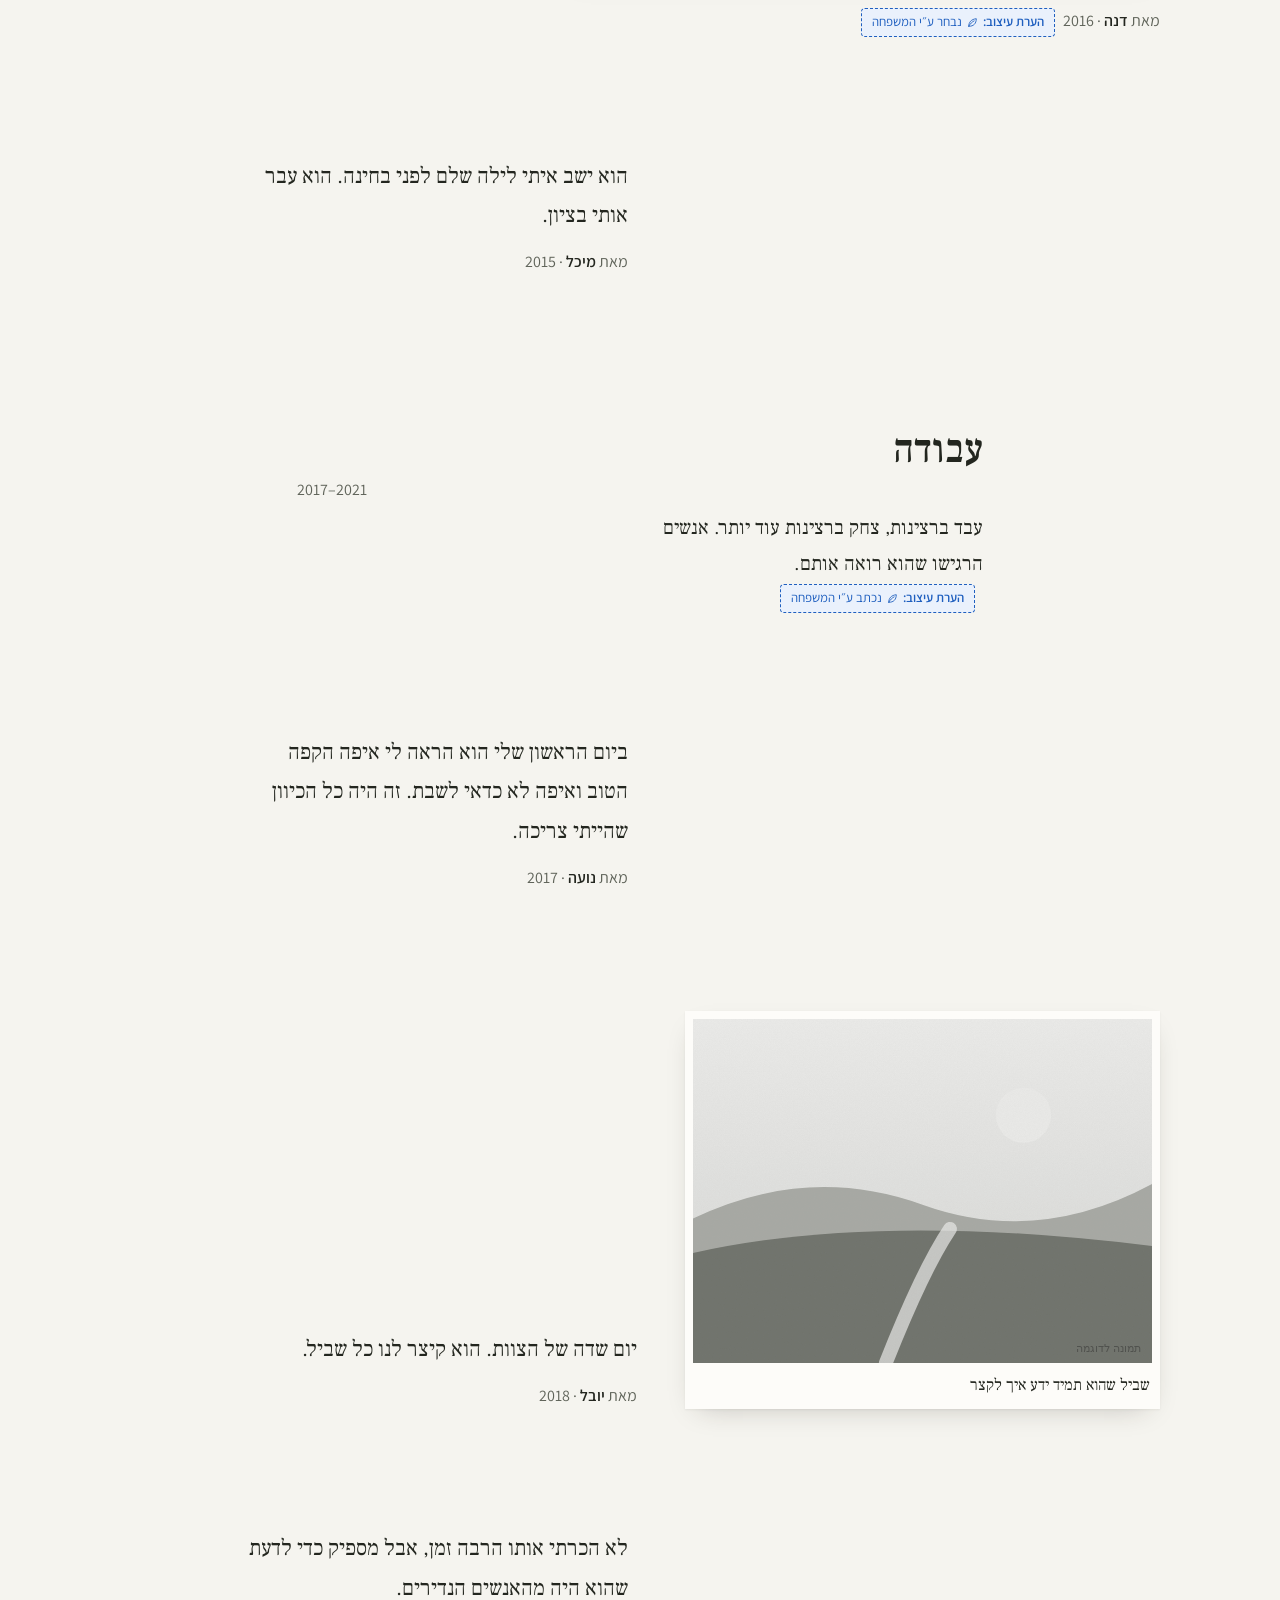
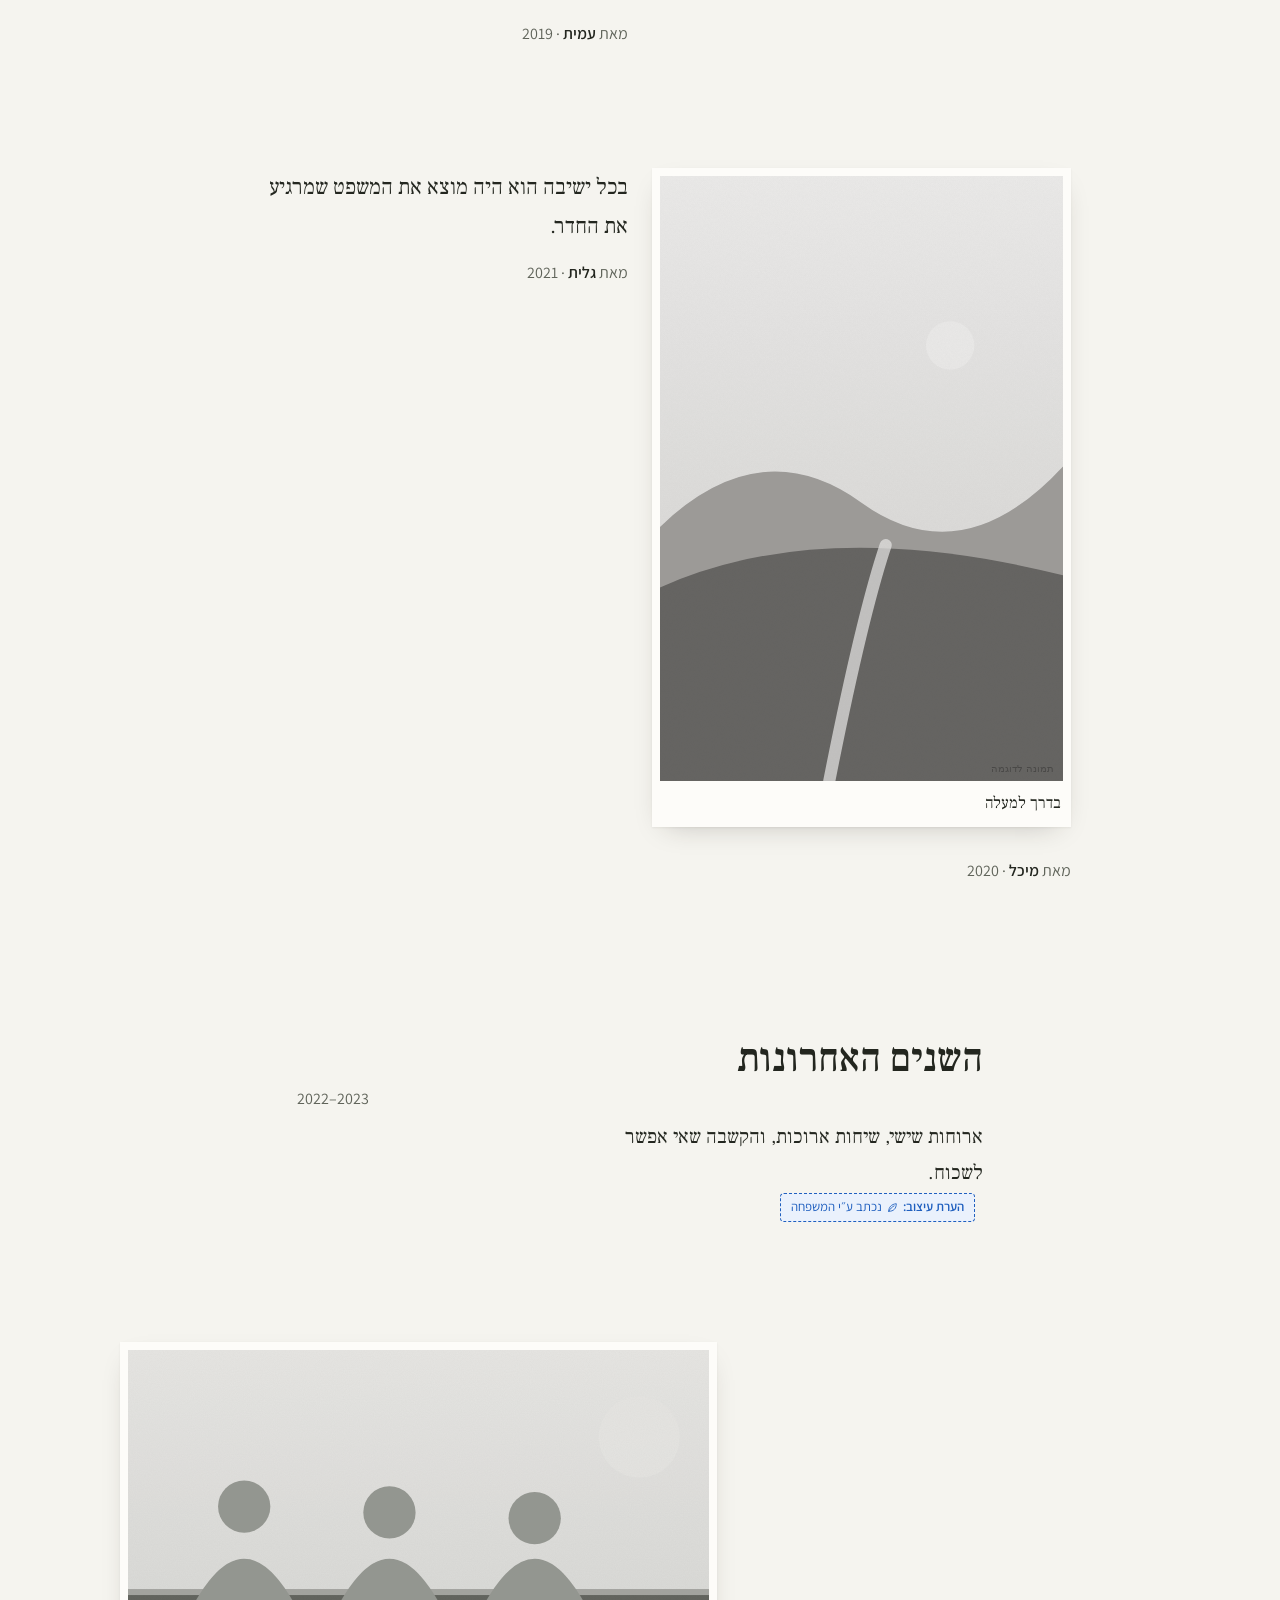
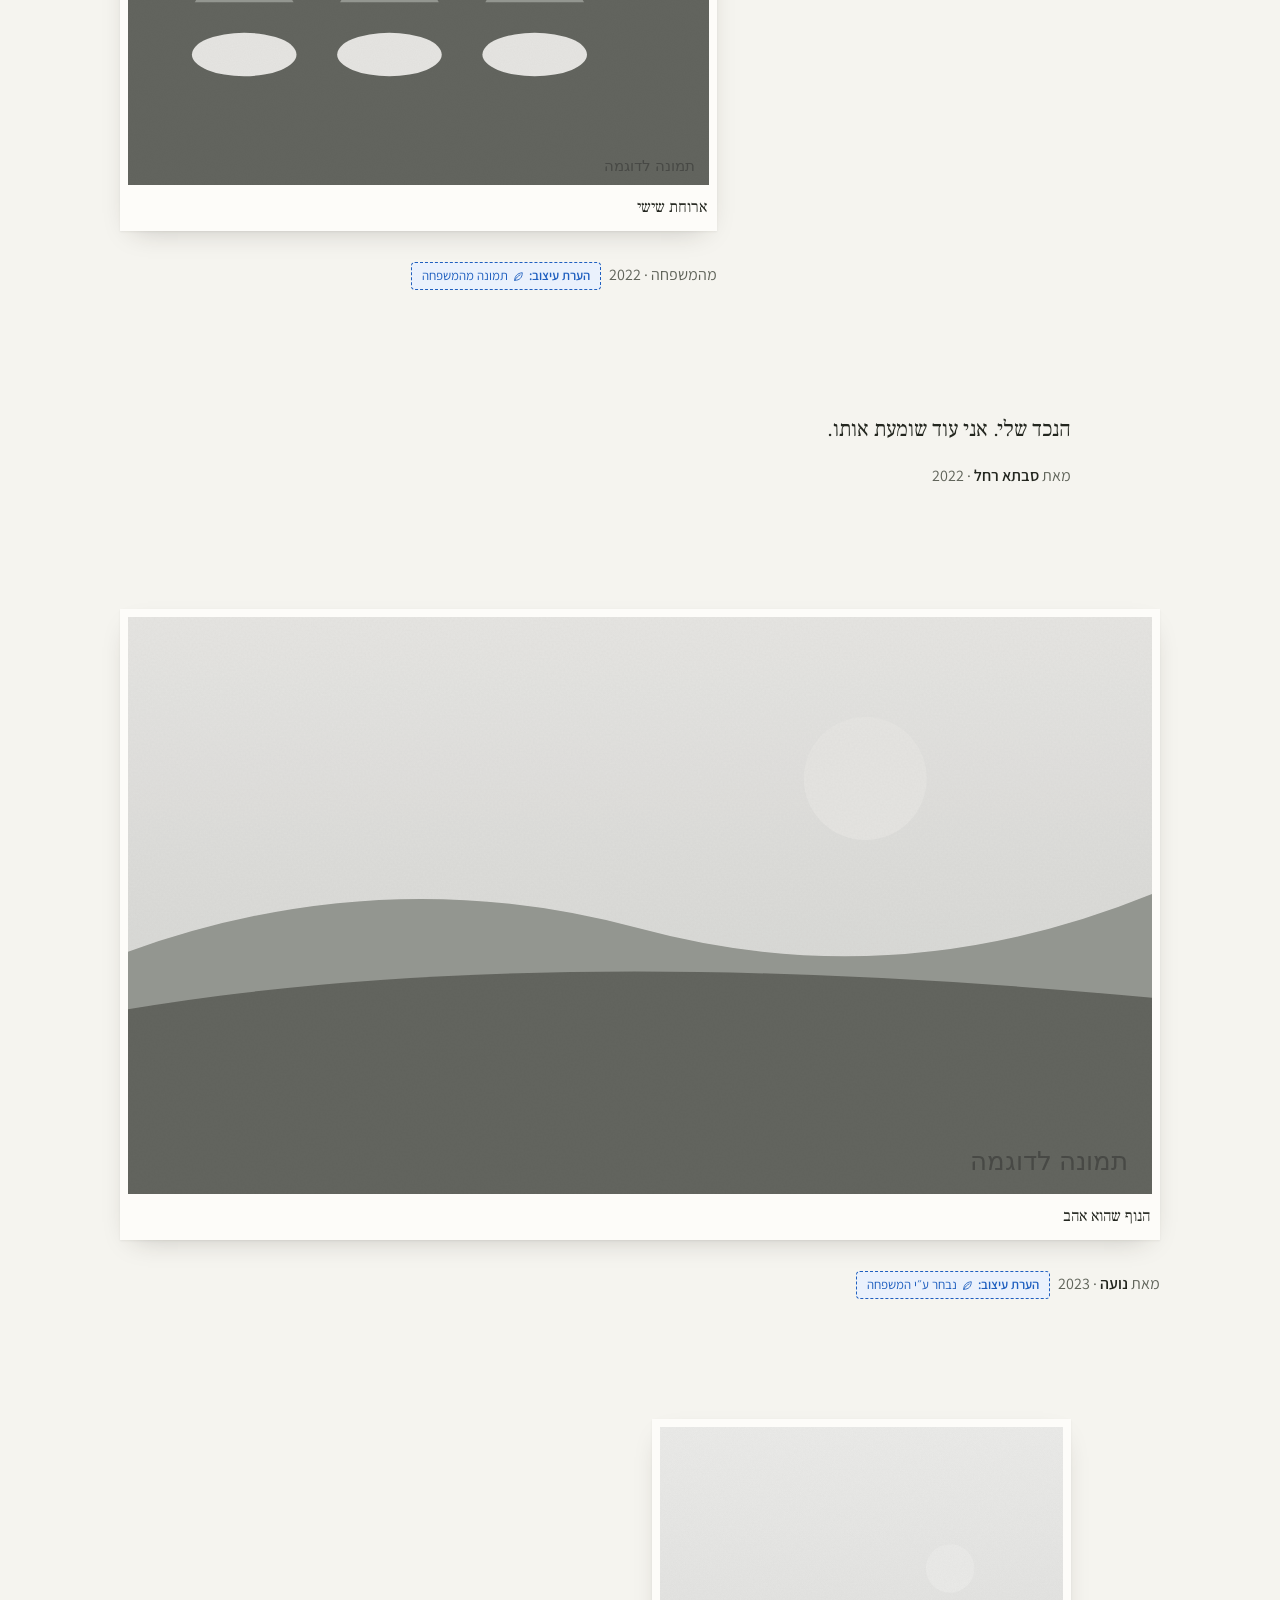
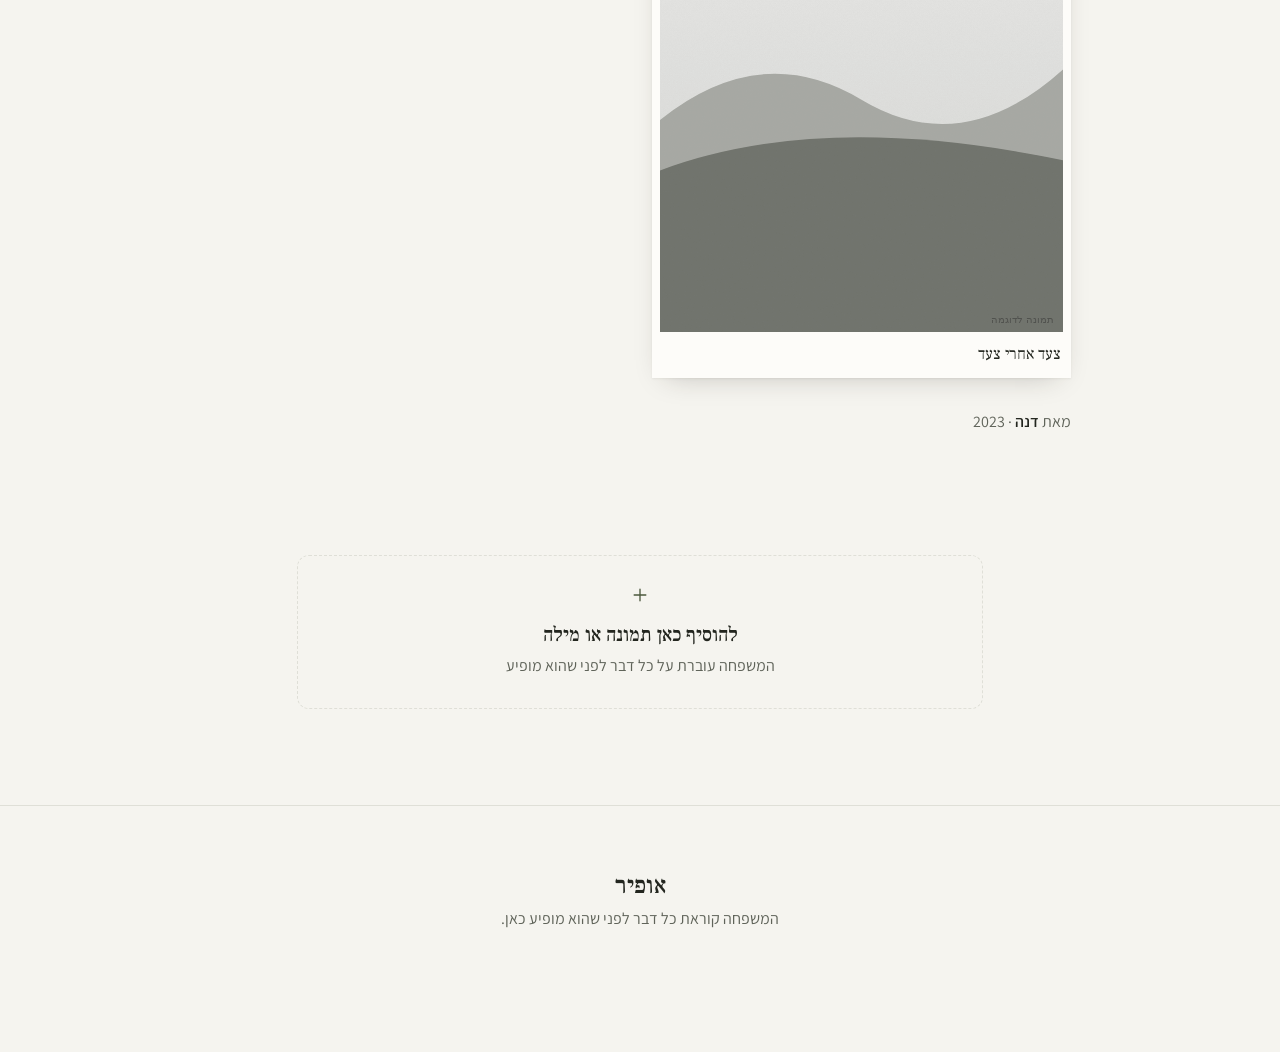
<file: long-table-v2/3-album.html>
<!doctype html>
<html lang="he" dir="rtl">
<head>
<meta charset="utf-8">
<meta name="viewport" content="width=device-width, initial-scale=1, viewport-fit=cover">
<meta name="color-scheme" content="light dark">
<meta name="theme-color" content="#F5F4EF" media="(prefers-color-scheme: light)">
<meta name="theme-color" content="#161814" media="(prefers-color-scheme: dark)">
<meta name="robots" content="noindex">
<title>אופיר · האלבום</title>
<link rel="preconnect" href="https://fonts.googleapis.com">
<link rel="preconnect" href="https://fonts.gstatic.com" crossorigin>
<link href="https://fonts.googleapis.com/css2?family=Assistant:wght@400;600;700&family=Frank+Ruhl+Libre:wght@400;500;700&display=swap" rel="stylesheet">
<link rel="stylesheet" href="../shared/tokens.css">
<link rel="stylesheet" href="table.css">
<style>
/* 3 · The album: today's DESIGN.md direction, quieted. Limestone and one deep moss; amber and the mist tints are gone. */
:root { --bg: #F5F4EF; --surface: #FDFCF9; --ink: #23261F; --muted: #5F6359; --line: #DFDFD7; --accent: #4B583D; --accent-soft: #E8EAE1; --on-accent: #FFFFFF; }
@media (prefers-color-scheme: dark) { :root:not([data-theme="light"]) { --bg: #161814; --surface: #1E211C; --ink: #ECEDE6; --muted: #A3A799; --line: #33372F; --accent: #B5C29E; --accent-soft: #262B21; --on-accent: #161814; } }

.hero { display: grid; gap: 32px; padding-block: 48px 80px; }
.hero .print { inline-size: min(80vw, 340px); }
.hero h1 { margin: 0; font: 500 clamp(3rem, 14vw, 6rem)/1 var(--font-serif); }
.meta-line { margin: 14px 0 0; color: var(--muted); }
.meta-line bdi { margin-inline-start: 4px; }
.hero .bio { margin: 32px 0 0; max-inline-size: 30ch; font: 400 1.375rem/1.85 var(--font-serif); }
.hero .actions { display: flex; flex-wrap: wrap; align-items: center; gap: 4px 20px; margin-block-start: 32px; }
.hero .src { margin: 14px 0 0; }
@media (min-width: 900px) {
  .hero { grid-template-columns: 5fr 7fr; gap: 80px; align-items: end; padding-block: 96px 120px; }
  .hero .print { inline-size: 100%; max-inline-size: 420px; }
}
.ways { padding-block: 0 96px; border-block-start: 1px solid var(--line); padding-block-start: 72px; }
.ways h2 { margin: 0 0 8px; font: 500 clamp(1.75rem, 6vw, 2.25rem)/1.2 var(--font-serif); }
.ways .lead { margin: 0 0 32px; color: var(--muted); max-inline-size: 44ch; }
@media (min-width: 900px) { .ways .doors { max-inline-size: 820px; margin-inline: 0; } }
.fbar .wrap { gap: 0 32px; }
@media (max-width: 640px) { .fbtns { inline-size: 100%; justify-content: space-between; } }
.sitefoot { border-block-start: 1px solid var(--line); margin-block-start: 64px; }
.sitefoot b { display: block; color: var(--ink); font: 500 1.5rem var(--font-serif); margin-block-end: 4px; }
</style>
</head>
<body>
<div class="proof"></div>

<main id="site">
  <header class="wrap hero">
    <figure class="print"><span data-photo="p01" data-alt="אופיר, תמונה לדוגמה"></span></figure>
    <div>
      <h1>אופיר</h1>
      <p class="meta-line">בן · אח · נכד · חבר <bdi dir="ltr">19XX – 20XX</bdi></p>
      <p class="bio" dir="auto">אח, חבר, בן אדם שידע להקשיב. מי שהיה איתו בחדר, הרגיש שהוא היחיד שם.</p>
      <span class="src">תמונה ומילים מהמשפחה</span>
      <div class="actions"><button type="button" class="pill" data-share>לשתף זיכרון</button><button type="button" class="textbtn" data-share>להשאיר מילה</button></div>
    </div>
  </header>

  <section class="wrap ways" aria-labelledby="waysH">
    <h2 id="waysH">השולחן הארוך</h2>
    <p class="lead">תמונות ומילים ממי שהכירו אותו. אפשר להתחיל מהמשפחה, מהחברים או ממה שאהב לעשות.</p>
    <div class="doors" id="doors"></div>
  </section>

  <nav class="fbar" id="fbar" aria-label="סינון השולחן"><div class="wrap"><div class="fbtns" id="fbtns"></div><div class="factive" id="factive"></div></div></nav>
  <div class="wrap"><section class="table" id="table" aria-label="תמונות ומילים"></section></div>

  <footer class="sitefoot"><b>אופיר</b>המשפחה קוראת כל דבר לפני שהוא מופיע כאן.</footer>
</main>
<main id="admin" hidden></main>
<div class="dock"><button type="button" class="pill" data-share>לשתף זיכרון</button></div>

<script src="../shared/data.js"></script>
<script src="../shared/photos.js"></script>
<script src="table.js"></script>
<script>LongTable.boot({ name: 'הצעה 3 מתוך 3 · האלבום', doors: { family: 'p04', friends: 'p11', hobbies: 'p03' } });</script>
</body>
</html>
</file>
<file: shared/tokens.css>
/* Palette and type from DESIGN.md ("limestone, olive leaf, evening light"). Shared by every mockup. */
:root {
  --bg: #F2F3EF; --surface: #FBFBF8; --ink: #22261F; --muted: #5C6257; --line: #D8DBD0;
  --olive: #56663A; --olive-soft: #E3E8D6; --amber: #A86A22; --amber-soft: #F3E5D0; --chat-bg: #ECEEE6;
  --font-serif: 'Frank Ruhl Libre', 'David Libre', Georgia, serif;
  --font-ui: 'Assistant', 'Heebo', system-ui, sans-serif;
  --ease: cubic-bezier(.22, 1, .36, 1);
  --shadow-print: 0 1px 2px rgba(34, 38, 31, .08), 0 8px 24px -8px rgba(34, 38, 31, .18);
  --gutter: 16px;
}
@media (min-width: 900px) { :root { --gutter: 72px; } }
@media (prefers-color-scheme: dark) {
  :root:not([data-theme="light"]) {
    --bg: #161915; --surface: #1F231D; --ink: #ECEDE6; --muted: #A4A99A; --line: #353B31;
    --olive: #A9BC84; --olive-soft: #2B3324; --amber: #E2A95E; --amber-soft: #3A2E1E; --chat-bg: #1A1E18;
    --shadow-print: 0 1px 2px rgba(0, 0, 0, .4), 0 8px 24px -8px rgba(0, 0, 0, .6);
  }
}
html { -webkit-text-size-adjust: 100%; }
body { margin: 0; background: var(--bg); color: var(--ink); font: 400 17px/1.6 var(--font-ui); -webkit-font-smoothing: antialiased; }
* { box-sizing: border-box; }
img { display: block; max-width: 100%; }
::selection { background: var(--olive-soft); color: var(--ink); }
:focus-visible { outline: 3px solid var(--olive); outline-offset: 3px; border-radius: 4px; }
button { font: inherit; color: inherit; cursor: pointer; }
@media (prefers-reduced-motion: reduce) { *, *::before, *::after { animation-duration: .001ms !important; transition-duration: .001ms !important; scroll-behavior: auto !important; } }
</file>
<file: long-table-v2/table.css>
/* Shared components for the three round-2 variants. Each variant sets only its tokens and its layout:
   --bg --surface --ink --muted --line --accent --accent-soft --on-accent (and optionally --band, --on-band).
   Fonts, easing and gutter come from ../shared/tokens.css. */
:root { --anno: #1F5FBF; --anno-soft: #EAF1FC; --measure: 680px; --wide: 1040px; --gutter: 24px; --shadow-print: 0 1px 2px rgba(40, 32, 26, .06), 0 10px 28px -14px rgba(40, 32, 26, .28); }
@media (min-width: 900px) { :root { --gutter: 72px; } }
@media (prefers-color-scheme: dark) { :root:not([data-theme="light"]) { --anno: #8DB4F2; --anno-soft: #18243A; --shadow-print: 0 1px 2px rgba(0, 0, 0, .5), 0 10px 28px -14px rgba(0, 0, 0, .7); } }
html { scroll-behavior: smooth; scroll-padding-top: 72px; }
html.locked { overflow: hidden; }
body { background: var(--bg); color: var(--ink); font: 400 1.125rem/1.7 var(--font-ui); overflow-x: hidden; }
[hidden] { display: none !important; }
.vh { position: absolute; inline-size: 1px; block-size: 1px; overflow: hidden; clip-path: inset(50%); }
svg.ic { inline-size: 20px; block-size: 20px; flex: none; fill: none; stroke: currentColor; stroke-width: 1.6; stroke-linecap: round; stroke-linejoin: round; }
.wrap { max-inline-size: calc(var(--wide) + 2 * var(--gutter)); margin-inline: auto; padding-inline: var(--gutter); }
::selection { background: var(--accent-soft); color: var(--ink); }
:focus-visible { outline: 2px solid var(--accent); outline-offset: 3px; border-radius: 4px; }
a { color: var(--accent); text-underline-offset: 4px; text-decoration-thickness: 1px; }
input, textarea { caret-color: var(--accent); }
* { scrollbar-color: var(--line) transparent; }
button { font: inherit; color: inherit; cursor: pointer; }

/* ---- mockup strip (not part of the site) ---- */
.proof { display: flex; flex-wrap: wrap; align-items: center; gap: 4px 16px; padding: 6px var(--gutter); font-size: .875rem; background: var(--surface); border-block-end: 1px solid var(--line); color: var(--muted); }
.proof-t { margin-inline-end: auto; }
@media (max-width: 560px) { .proof { gap: 0 8px; } .proof-t { flex-basis: 100%; } .modes button { padding-inline: 10px; } .proof a { margin-inline-start: auto; } }
.modes { display: inline-flex; gap: 2px; }
.modes button { border: 0; background: transparent; min-block-size: 40px; padding-inline: 12px; border-radius: 999px; color: var(--muted); font-size: .9375rem; }
.modes button[aria-pressed="true"] { color: var(--ink); font-weight: 600; box-shadow: inset 0 0 0 1px var(--line); background: var(--bg); }
.anno-toggle { display: inline-flex; gap: 6px; align-items: center; min-block-size: 40px; color: var(--anno); }
.anno-toggle input { inline-size: 18px; block-size: 18px; accent-color: var(--anno); }
.proof a { color: var(--ink); min-block-size: 40px; display: inline-flex; align-items: center; }

/* ---- design annotations: which content the family supplied or picked. Not a feature. ---- */
.src { display: inline-flex; align-items: center; gap: 4px; margin-inline-start: 8px; padding: 3px 10px; border: 1px dashed var(--anno); border-radius: 4px; background: var(--anno-soft); color: var(--anno); font: 400 .8125rem/1.6 var(--font-ui); vertical-align: middle; white-space: nowrap; }
.src::before { content: "הערת עיצוב:"; font-weight: 600; }
.src .ic { inline-size: 13px; block-size: 13px; }
.hide-anno .src, .hide-anno .anno-only { display: none; }

/* ---- controls ---- */
.pill { display: inline-flex; align-items: center; justify-content: center; gap: 8px; min-block-size: 48px; padding-inline: 24px; border-radius: 999px; border: 1px solid var(--accent); background: var(--accent); color: var(--on-accent); font-weight: 600; font-size: 1.0625rem; text-decoration: none; transition: background-color .2s var(--ease); }
.pill:active { transform: translateY(1px); }
.pill.quiet { background: transparent; color: var(--ink); border-color: var(--line); }
.textbtn { border: 0; background: transparent; min-block-size: 48px; padding-inline: 8px; color: var(--accent); font-weight: 600; font-size: 1.0625rem; text-decoration: underline; text-underline-offset: 5px; text-decoration-thickness: 1px; }
.chip { display: inline-flex; align-items: center; gap: 8px; min-block-size: 48px; padding-inline: 18px; border-radius: 999px; border: 1px solid var(--line); background: transparent; color: var(--ink); font-size: 1.0625rem; white-space: nowrap; }
.chip[aria-pressed="true"] { border-color: var(--accent); background: var(--accent-soft); color: var(--ink); font-weight: 600; box-shadow: inset 0 0 0 1px var(--accent); }
.chip.zero:not([aria-pressed="true"]) { color: var(--muted); }
.chip.x { min-block-size: 40px; padding-inline: 14px 10px; font-size: 1rem; background: var(--accent-soft); border-color: transparent; }
.chip.x .ic { inline-size: 16px; block-size: 16px; }
@media (pointer: coarse) { .chip.x { min-block-size: 48px; } }

/* ---- filter row (variant A's filters, quieted) ---- */
.fbar { position: sticky; inset-block-start: 0; z-index: 40; background: var(--bg); border-block-end: 1px solid var(--line); }
.fbar .wrap { display: flex; flex-wrap: wrap; align-items: center; gap: 0 20px; padding-block: 4px; }
.fbtns { display: flex; gap: 4px 18px; }
.fgroup { position: relative; }
.fbtn { display: inline-flex; align-items: center; gap: 4px; min-block-size: 48px; padding: 0 2px; border: 0; background: transparent; color: var(--ink); font-size: 1.0625rem; font-weight: 600; white-space: nowrap; text-decoration: underline; text-decoration-color: transparent; text-underline-offset: 8px; text-decoration-thickness: 2px; transition: text-decoration-color .2s var(--ease); }
.fbtn .ic { inline-size: 16px; block-size: 16px; color: var(--muted); transition: transform .25s var(--ease); }
.fbtn[aria-expanded="true"] .ic { transform: rotate(180deg); }
.fbtn.on { color: var(--accent); text-decoration-color: currentColor; }
.factive { display: flex; gap: 8px; align-items: center; overflow-x: auto; scrollbar-width: none; flex: 1; min-inline-size: 0; }
.factive::-webkit-scrollbar { display: none; }
.fhint { color: var(--muted); font-size: 1rem; white-space: nowrap; }
@media (max-width: 640px) { .fbar .wrap { gap: 0; } .factive { flex-basis: 100%; } .factive:has(.fhint) { display: none; } }

.scrim { position: fixed; inset: 0; z-index: 39; background: rgba(24, 20, 18, .36); }
.sheet { position: fixed; inset-inline: 0; inset-block-end: 0; z-index: 41; max-block-size: 88dvh; overflow: auto; overscroll-behavior: contain; background: var(--surface); border-radius: 16px 16px 0 0; padding: 18px var(--gutter) calc(20px + env(safe-area-inset-bottom)); box-shadow: 0 -10px 36px -12px rgba(24, 20, 18, .35); }
.sheet h2 { margin: 0 0 2px; font: 500 1.5rem/1.3 var(--font-serif); }
.sheet .sub { margin: 0 0 16px; color: var(--muted); font-size: 1rem; }
.sheet .opts { display: flex; flex-wrap: wrap; gap: 10px; }
.sheet .foot { display: flex; align-items: center; justify-content: space-between; gap: 12px; margin-block-start: 22px; }
.sheet .foot .pill { flex: 1; max-inline-size: 260px; }
.grab { display: block; inline-size: 40px; block-size: 4px; border-radius: 4px; background: var(--line); margin: -4px auto 14px; }
@media (min-width: 900px) and (hover: hover) and (pointer: fine) {
  .scrim { background: transparent; }
  .sheet { position: absolute; inset-inline: 0 auto; inset-block: calc(100% + 6px) auto; inline-size: 380px; max-block-size: 70vh; border-radius: 12px; border: 1px solid var(--line); padding: 20px; box-shadow: 0 18px 40px -16px rgba(24, 20, 18, .3); }
  .grab { display: none; }
}

/* ---- closeness doorways: plain photographs, one word ---- */
.doors { display: grid; grid-template-columns: repeat(3, minmax(0, 1fr)); gap: 12px; }
.door { display: grid; gap: 10px; padding: 0; border: 0; background: none; text-align: center; color: var(--ink); }
.door img { inline-size: 100%; aspect-ratio: 4 / 5; object-fit: cover; transition: opacity .3s var(--ease); }
.door:hover img { opacity: .88; }
.door-t { font: 500 1.25rem/1.2 var(--font-serif); text-decoration: underline; text-decoration-color: transparent; text-underline-offset: 8px; text-decoration-thickness: 2px; min-block-size: 32px; }
.door[aria-pressed="true"] .door-t { color: var(--accent); text-decoration-color: currentColor; }
.door[aria-pressed="true"] img { outline: 2px solid var(--accent); outline-offset: 4px; }
@media (min-width: 900px) { .doors { gap: 32px; max-inline-size: 860px; margin-inline: auto; } .door-t { font-size: 1.5rem; } }

/* ---- prints and words ---- */
.print { margin: 0; background: var(--surface); padding: 8px 8px 0; box-shadow: var(--shadow-print); }
.print .open-photo { display: block; padding: 0; border: 0; background: none; inline-size: 100%; cursor: zoom-in; }
.print img { inline-size: 100%; block-size: auto; }
.print figcaption { padding: 10px 2px 12px; font: 400 1rem/1.5 var(--font-serif); }
.print:not(:has(figcaption)) { padding-block-end: 8px; }
/* mockup only: the stand-in photographs are desaturated so the palette can be judged on its own */
.print img, .door img, .hero-img, .banner img, .viewer img, .q-figs img, img.thumb { filter: grayscale(.85) contrast(.95); }
.quote { margin: 0; font: 400 1.25rem/1.8 var(--font-serif); max-inline-size: 32ch; text-wrap: pretty; }
.by { margin: 12px 0 0; color: var(--muted); font-size: 1rem; }
.by b { color: var(--ink); font-weight: 600; }
.waitnote { display: inline-flex; align-items: center; gap: 8px; margin: 14px 0 0; padding: 8px 14px; border-radius: 8px; background: var(--accent-soft); color: var(--ink); font-size: 1rem; line-height: 1.45; }
.waitnote .ic { color: var(--accent); }
.entry.pending .print { box-shadow: none; outline: 1.5px dashed var(--muted); outline-offset: -1px; background: transparent; }
.entry.pending.words .quote { border: 1.5px dashed var(--muted); border-radius: 10px; padding: 14px 16px; }

/* ---- the table: one column on phones, the stagger on desktop ---- */
.table { display: grid; grid-template-columns: minmax(0, 1fr); row-gap: 72px; padding-block: 56px 32px; }
.table.settle { animation: settle .45s var(--ease); }
@keyframes settle { from { opacity: .35; } to { opacity: 1; } }
.entry { min-inline-size: 0; }
.entry .inner { display: grid; gap: 18px; }
.entry .figs { display: grid; gap: 12px; }
.entry.group .figs { grid-template-columns: repeat(2, minmax(0, 1fr)); align-items: start; }
.chapter { padding-block-start: 48px; }
.chapter h3 { margin: 0 0 10px; font: 500 2rem/1.15 var(--font-serif); }
.chapter .yrs { display: block; margin-block-start: 6px; font: 400 1rem var(--font-ui); color: var(--muted); }
.chapter p { margin: 0; font: 400 1.25rem/1.8 var(--font-serif); max-inline-size: 34ch; }
@media (min-width: 900px) {
  .table { grid-template-columns: repeat(12, minmax(0, 1fr)); column-gap: 24px; row-gap: 120px; padding-block-start: 96px; }
  .entry { grid-column: 1 / -1; }
  .entry.prints.a { grid-column: 1 / span 7; }
  .entry.prints.b { grid-column: 6 / span 7; }
  .entry.prints.has-text.a, .entry.prints.group.a { grid-column: 1 / span 10; }
  .entry.prints.has-text.b, .entry.prints.group.b { grid-column: 3 / span 10; }
  .entry.has-text .inner { grid-template-columns: 1.4fr 1fr; align-items: end; gap: 48px; }
  .entry.prints.wide { grid-column: 1 / -1; }
  .entry.prints.tall.a { grid-column: 2 / span 5; }
  .entry.prints.tall.b { grid-column: 7 / span 5; }
  .entry.prints.tall.has-text.a { grid-column: 1 / span 9; }
  .entry.prints.tall.has-text.b { grid-column: 4 / span 9; }
  .entry.tall.has-text .inner { grid-template-columns: 1fr 1fr; }
  .entry.words.a { grid-column: 2 / span 5; }
  .entry.words.b { grid-column: 7 / span 5; }
  .entry.chapter { grid-column: 3 / span 8; padding-block-start: 32px; }
  .chapter h3 { font-size: 2.5rem; }
  .quote { font-size: 1.375rem; }
  .slotwrap { grid-column: 3 / span 8; }
}

/* ---- adding to the table ---- */
.slot { inline-size: 100%; display: grid; justify-items: center; gap: 4px; padding: 28px 20px; border: 1px dashed var(--line); border-radius: 12px; background: transparent; color: var(--ink); text-align: center; }
.slot:hover { border-color: var(--accent); }
.slot .plus { color: var(--accent); margin-block-end: 4px; }
.slot strong { font: 500 1.25rem var(--font-serif); }
.slot small { color: var(--muted); font-size: 1rem; }
.slotwrap.open .slot { display: none; }
.composer { background: var(--surface); border: 1px solid var(--line); border-radius: 12px; padding: 24px 20px; }
.composer h2 { margin: 0 0 16px; font: 500 1.625rem/1.25 var(--font-serif); }
.c-prev { display: flex; flex-wrap: wrap; gap: 12px; margin-block-end: 12px; }
.c-prev:empty { display: none; }
.c-prev .pv { display: grid; gap: 2px; justify-items: start; }
.c-prev img { block-size: 120px; inline-size: auto; max-inline-size: 100%; }
.c-prev .rm { min-block-size: 44px; border: 0; background: none; color: var(--muted); text-decoration: underline; text-underline-offset: 3px; font-size: 1rem; padding-inline: 2px; }
.pickbtn { display: grid; place-items: center; align-content: center; gap: 6px; min-block-size: 140px; border: 1px dashed var(--accent); border-radius: 12px; background: var(--accent-soft); color: var(--ink); font-size: 1.125rem; font-weight: 600; cursor: pointer; text-align: center; padding: 16px; }
.pickbtn .plus { color: var(--accent); }
.composer:has(#pick:focus-visible) .pickbtn { outline: 2px solid var(--accent); outline-offset: 3px; }
.composer.has-files .pickbtn { min-block-size: 48px; display: inline-flex; border-style: solid; border-radius: 999px; padding-inline: 20px; }
.field { margin-block-start: 18px; }
.field label { display: block; font-weight: 600; margin-block-end: 6px; }
.field label small { font-weight: 400; color: var(--muted); }
.field input, .field textarea { inline-size: 100%; min-block-size: 52px; padding: 12px 14px; font: 400 1.125rem/1.5 var(--font-ui); color: var(--ink); background: var(--bg); border: 1px solid var(--muted); border-radius: 10px; }
.field textarea { min-block-size: 120px; resize: vertical; }
.field input[aria-invalid="true"] { border-width: 2px; border-color: var(--accent); }
.err { margin: 8px 0 0; padding: 8px 12px; border-radius: 8px; background: var(--accent-soft); font-size: 1rem; }
.composer .waitnote { margin-block-start: 18px; }
.c-actions, .thanks .row { display: flex; flex-wrap: wrap; align-items: center; gap: 8px 16px; margin-block-start: 20px; }
.thanks p { margin: 0; }

.empty { display: grid; gap: 8px; justify-items: start; padding: 28px 0; max-inline-size: var(--measure); grid-column: 1 / -1; }
.empty strong { font: 500 1.5rem/1.3 var(--font-serif); }
.empty p { margin: 0; color: var(--muted); }

/* ---- full-screen photo ---- */
.viewer { position: fixed; inset: 0; z-index: 80; background: #121110; color: #EDE8E1; display: grid; grid-template-rows: auto 1fr auto; padding: calc(8px + env(safe-area-inset-top)) 12px calc(12px + env(safe-area-inset-bottom)); }
.viewer figure { margin: 0; display: grid; grid-template-rows: 1fr auto; gap: 12px; min-block-size: 0; }
.viewer img { inline-size: 100%; block-size: 100%; object-fit: contain; min-block-size: 0; }
.viewer figcaption { display: grid; gap: 2px; text-align: center; font: 400 1.0625rem/1.5 var(--font-serif); }
.viewer .credit { font: 400 .9375rem var(--font-ui); color: #B9B1A7; }
.viewer .credit b { color: #EDE8E1; }
.viewer button { min-inline-size: 48px; min-block-size: 48px; border: 0; background: transparent; color: inherit; border-radius: 999px; display: inline-grid; place-items: center; }
.v-close { justify-self: end; }
.v-nav { display: flex; justify-content: center; align-items: center; gap: 24px; font-size: .9375rem; color: #B9B1A7; }

/* ---- admin ---- */
#admin { padding-block: 40px 96px; }
#admin .wrap { max-inline-size: calc(800px + 2 * var(--gutter)); }
#admin h1 { margin: 0 0 6px; font: 500 2.5rem/1.2 var(--font-serif); }
.a-lead { margin: 0 0 28px; color: var(--muted); }
.atabs { display: flex; gap: 24px; border-block-end: 1px solid var(--line); margin-block-end: 24px; overflow-x: auto; }
.atab { min-block-size: 52px; border: 0; background: none; padding: 0 2px; font-size: 1.125rem; color: var(--muted); border-block-end: 2px solid transparent; margin-block-end: -1px; white-space: nowrap; }
.atab[aria-selected="true"] { color: var(--ink); font-weight: 600; border-block-end-color: var(--accent); }
.atab-n { font-size: 1rem; }
.a-sub { margin: 0 0 16px; color: var(--muted); }
.qcard { display: grid; gap: 16px; }
.q-figs { display: flex; flex-wrap: wrap; gap: 12px; }
.q-figs img { flex: 1 1 220px; max-inline-size: 420px; box-shadow: var(--shadow-print); }
.q-words { margin: 0; font: 400 1.375rem/1.75 var(--font-serif); }
.q-who { margin: 0; }
.q-who b { font-weight: 600; }
.q-tags { display: grid; gap: 12px; padding-block: 16px; border-block: 1px solid var(--line); }
.q-tags-h { margin: 0; font-weight: 600; }
.q-tags-h small { font-weight: 400; color: var(--muted); }
.q-tag { display: grid; gap: 6px; }
.q-tag > span { color: var(--muted); font-size: 1rem; }
.q-tag .opts { display: flex; flex-wrap: wrap; gap: 8px; }
.chip.sm { min-block-size: 44px; padding-inline: 14px; font-size: 1rem; }
@media (pointer: coarse) { .chip.sm { min-block-size: 48px; } }
.q-acts { display: grid; gap: 12px; }
.big { min-block-size: 60px; border-radius: 999px; font-size: 1.25rem; font-weight: 600; border: 1px solid var(--accent); }
.big.yes { background: var(--accent); color: var(--on-accent); }
.big.no { background: transparent; color: var(--ink); border-color: var(--muted); }
@media (min-width: 640px) { .q-acts { grid-template-columns: 1fr 1fr; } }
.arows { list-style: none; margin: 0; padding: 0; }
.arow { display: grid; grid-template-columns: 64px 1fr; gap: 6px 14px; padding-block: 16px; border-block-end: 1px solid var(--line); }
.thumb { inline-size: 64px; block-size: 64px; object-fit: cover; }
.words-thumb { display: grid; place-items: center; background: var(--accent-soft); color: var(--accent); font: 500 2rem var(--font-serif); }
.a-lbl { margin: 0; font-weight: 600; }
.a-snip { margin: 2px 0 0; color: var(--muted); font-size: 1rem; display: -webkit-box; -webkit-line-clamp: 2; -webkit-box-orient: vertical; overflow: hidden; }
.a-tags { margin: 2px 0 0; color: var(--muted); font-size: .9375rem; }
.a-btns { grid-column: 1 / -1; display: flex; flex-wrap: wrap; gap: 8px; }
.sm { display: inline-flex; align-items: center; gap: 6px; min-block-size: 44px; padding-inline: 14px; border-radius: 999px; border: 1px solid var(--line); background: transparent; font-size: 1rem; }
.sm[aria-pressed="true"] { border-color: var(--accent); color: var(--accent); }
.sm:disabled { opacity: .4; cursor: default; }
@media (pointer: coarse) { .sm { min-block-size: 48px; } }
@media (min-width: 720px) { .arow { grid-template-columns: 64px 1fr auto; align-items: center; } .a-btns { grid-column: auto; justify-content: end; } }

.toast { position: fixed; inset-inline: 12px; inset-block-end: calc(16px + env(safe-area-inset-bottom)); z-index: 90; margin-inline: auto; max-inline-size: 460px; display: flex; align-items: center; justify-content: space-between; gap: 12px; padding: 6px 6px 6px 18px; padding-inline-start: 18px; border-radius: 12px; background: var(--ink); color: var(--bg); box-shadow: 0 12px 30px -10px rgba(0, 0, 0, .4); }
.toast button { min-block-size: 48px; padding-inline: 18px; border-radius: 999px; border: 1px solid currentColor; background: transparent; color: inherit; font-weight: 600; }

.dock { position: fixed; inset-inline: 0; inset-block-end: calc(14px + env(safe-area-inset-bottom)); z-index: 30; display: flex; justify-content: center; pointer-events: none; }
.dock .pill { pointer-events: auto; box-shadow: 0 8px 22px -8px rgba(24, 20, 18, .45); }
body[data-view="admin"] .dock { display: none; }
@media (min-width: 900px) { .dock { display: none; } }
.sitefoot { padding: 64px var(--gutter) 120px; text-align: center; color: var(--muted); font-size: 1rem; }
@media (prefers-reduced-motion: reduce) { html { scroll-behavior: auto; } *, *::before, *::after { transition-property: opacity, color, background-color, border-color, box-shadow !important; animation: none !important; } }
</file>
<file: long-table-filters/lt.css>
/* Shared pieces of the three filter mockups. Each variant sets its own palette tokens on :root
   (--bg --surface --ink --muted --line --accent --accent-soft --on-accent --mark --mark-soft).
   Fonts, easing and the print shadow come from ../shared/tokens.css. */
[hidden] { display: none !important; }
body { overflow-x: hidden; }
.vh { position: absolute; inline-size: 1px; block-size: 1px; overflow: hidden; clip-path: inset(50%); opacity: 0; }
svg.ic { inline-size: 20px; block-size: 20px; flex: none; fill: none; stroke: currentColor; stroke-width: 1.8; stroke-linecap: round; stroke-linejoin: round; }
.wrap { max-inline-size: 1180px; margin-inline: auto; padding-inline: var(--gutter); }
::selection { background: var(--accent-soft); color: var(--ink); }
:focus-visible { outline: 3px solid var(--accent); outline-offset: 3px; border-radius: 6px; }
html { scroll-behavior: smooth; }
* { scrollbar-color: var(--line) transparent; }

/* mockup-only strip: says it is a design proposal, links back to the set */
.proof { background: var(--ink); color: var(--bg); font-size: 15px; padding: 10px var(--gutter); display: flex; flex-wrap: wrap; gap: 4px 16px; align-items: center; justify-content: space-between; }
.proof a { color: inherit; font-weight: 600; text-underline-offset: 3px; min-block-size: 24px; }

/* provenance: the family's hand, always the same words and icon */
/* DESIGN ANNOTATIONS, not part of the site: they only show which content the family supplied or picked.
   One loud colour outside every palette, a dashed outline and the words "הערת עיצוב". The strip toggle hides them. */
:root { --anno: #A3205F; --anno-soft: #FCE8F1; }
@media (prefers-color-scheme: dark) { :root:not([data-theme="light"]) { --anno: #FF9CC6; --anno-soft: #3C1A2B; } }
.src { display: inline-flex; flex-wrap: wrap; align-items: center; gap: 2px 6px; font-size: 14px; font-weight: 700; line-height: 1.3; padding: 2px 10px 2px 8px; border-radius: 6px; vertical-align: middle; color: var(--anno); background: var(--anno-soft); border: 1.5px dashed var(--anno); }
.src::before { content: "הערת עיצוב ·"; font-weight: 400; }
.src .ic { inline-size: 16px; block-size: 16px; }
.hide-anno .src, .hide-anno .legend, .hide-anno .anno-only { display: none; }
.anno-toggle { display: inline-flex; align-items: center; gap: 8px; min-block-size: 44px; font-weight: 600; }
.anno-toggle input { inline-size: 22px; block-size: 22px; accent-color: var(--anno); }
.anno-note { font-weight: 600; color: var(--anno); }
.by { color: var(--muted); font-size: 16px; }
.by b { color: var(--accent); font-weight: 700; }
.src + .by { margin-inline-start: 8px; }
.legend { display: flex; flex-wrap: wrap; gap: 8px 18px; align-items: center; font-size: 16px; color: var(--muted); margin: 0; }
.legend > span { display: inline-flex; align-items: center; gap: 8px; }

/* prints (photos) and words */
.print { margin: 0; background: var(--surface); padding: 8px 8px 0; border: 1px solid var(--line); box-shadow: var(--shadow-print); }
.print img { inline-size: 100%; block-size: auto; }
.print figcaption { padding: 9px 2px 11px; display: grid; gap: 4px; }
.print .cap { font: 400 17px/1.45 var(--font-serif); }
.print .cr { font-size: 15px; color: var(--muted); display: flex; flex-wrap: wrap; gap: 4px 0; align-items: center; }
.quote { margin: 0; font: 400 21px/1.7 var(--font-serif); max-inline-size: 38ch; text-wrap: pretty; }
.quote-by { margin: 10px 0 0; display: flex; flex-wrap: wrap; align-items: center; gap: 4px 0; }
.family-text { background: var(--accent-soft); border-radius: 12px; padding: 18px 20px; }

/* controls */
.pill { display: inline-flex; align-items: center; justify-content: center; gap: 10px; min-block-size: 52px; padding-inline: 26px; border-radius: 999px; border: 2px solid var(--accent); background: var(--accent); color: var(--on-accent); font-weight: 700; font-size: 18px; text-decoration: none; transition: transform .3s var(--ease), background .3s var(--ease); }
.pill:hover { transform: translateY(-1px); }
.pill.quiet { background: transparent; color: var(--ink); }
.textbtn { border: 0; background: transparent; min-block-size: 48px; padding-inline: 12px; color: var(--accent); font-weight: 700; font-size: 17px; text-decoration: underline; text-underline-offset: 4px; }
.chip { display: inline-flex; align-items: center; gap: 8px; min-block-size: 48px; padding-inline: 18px; border-radius: 999px; border: 1.5px solid var(--line); background: var(--surface); color: var(--ink); font-size: 17px; font-weight: 600; white-space: nowrap; transition: background .2s var(--ease), border-color .2s var(--ease); }
.chip:hover { border-color: var(--accent); }
.chip .n { color: var(--muted); font-weight: 400; font-size: 15px; }
.chip[aria-pressed="true"] { background: var(--accent); border-color: var(--accent); color: var(--on-accent); }
.chip[aria-pressed="true"] .n { color: inherit; opacity: .85; }
.chip[aria-pressed="true"]::before { content: ""; inline-size: 14px; block-size: 14px; background: currentColor; -webkit-mask: url("data:image/svg+xml,%3Csvg xmlns='http://www.w3.org/2000/svg' viewBox='0 0 24 24' fill='none' stroke='black' stroke-width='3.2' stroke-linecap='round' stroke-linejoin='round'%3E%3Cpath d='M5 12.5l4.5 4.5L19 7.5'/%3E%3C/svg%3E") center/contain no-repeat; mask: url("data:image/svg+xml,%3Csvg xmlns='http://www.w3.org/2000/svg' viewBox='0 0 24 24' fill='none' stroke='black' stroke-width='3.2' stroke-linecap='round' stroke-linejoin='round'%3E%3Cpath d='M5 12.5l4.5 4.5L19 7.5'/%3E%3C/svg%3E") center/contain no-repeat; }
.chip.zero:not([aria-pressed="true"]) { opacity: .55; }
.chip.x .ic { inline-size: 16px; block-size: 16px; }

/* bottom sheet on phones; variants may re-anchor it on large screens */
.scrim { position: fixed; inset: 0; background: rgba(20, 22, 18, .42); z-index: 70; }
.sheet { position: fixed; inset-inline: 0; inset-block-end: 0; z-index: 71; max-block-size: 88dvh; overflow: auto; background: var(--surface); border-radius: 18px 18px 0 0; padding: 18px var(--gutter) calc(20px + env(safe-area-inset-bottom)); box-shadow: 0 -12px 40px -10px rgba(20, 22, 18, .4); overscroll-behavior: contain; }
.sheet h2 { margin: 0 0 4px; font: 500 24px/1.3 var(--font-serif); }
.sheet .sub { margin: 0 0 16px; color: var(--muted); font-size: 16px; }
.sheet .opts { display: flex; flex-wrap: wrap; gap: 10px; }
.sheet .foot { display: flex; gap: 12px; align-items: center; justify-content: space-between; margin-block-start: 22px; }
.sheet .foot .pill { flex: 1; }
.grab { display: block; inline-size: 44px; block-size: 5px; background: var(--line); border-radius: 9px; margin: -6px auto 14px; }

/* empty state: gentle, with a way out */
.empty { background: var(--accent-soft); border-radius: 14px; padding: 28px 24px; display: grid; gap: 10px; justify-items: start; max-inline-size: 560px; }
.empty strong { font: 500 24px/1.3 var(--font-serif); }
.empty p { margin: 0; color: var(--ink); }
.empty .row { display: flex; flex-wrap: wrap; gap: 8px 14px; align-items: center; margin-block-start: 6px; }

.footnote { text-align: center; color: var(--muted); font-size: 15px; padding: 16px var(--gutter) 40px; }
.sr-live { position: absolute; inline-size: 1px; block-size: 1px; overflow: hidden; clip-path: inset(50%); }
@media (prefers-reduced-motion: reduce) { html { scroll-behavior: auto; } }
</file>
